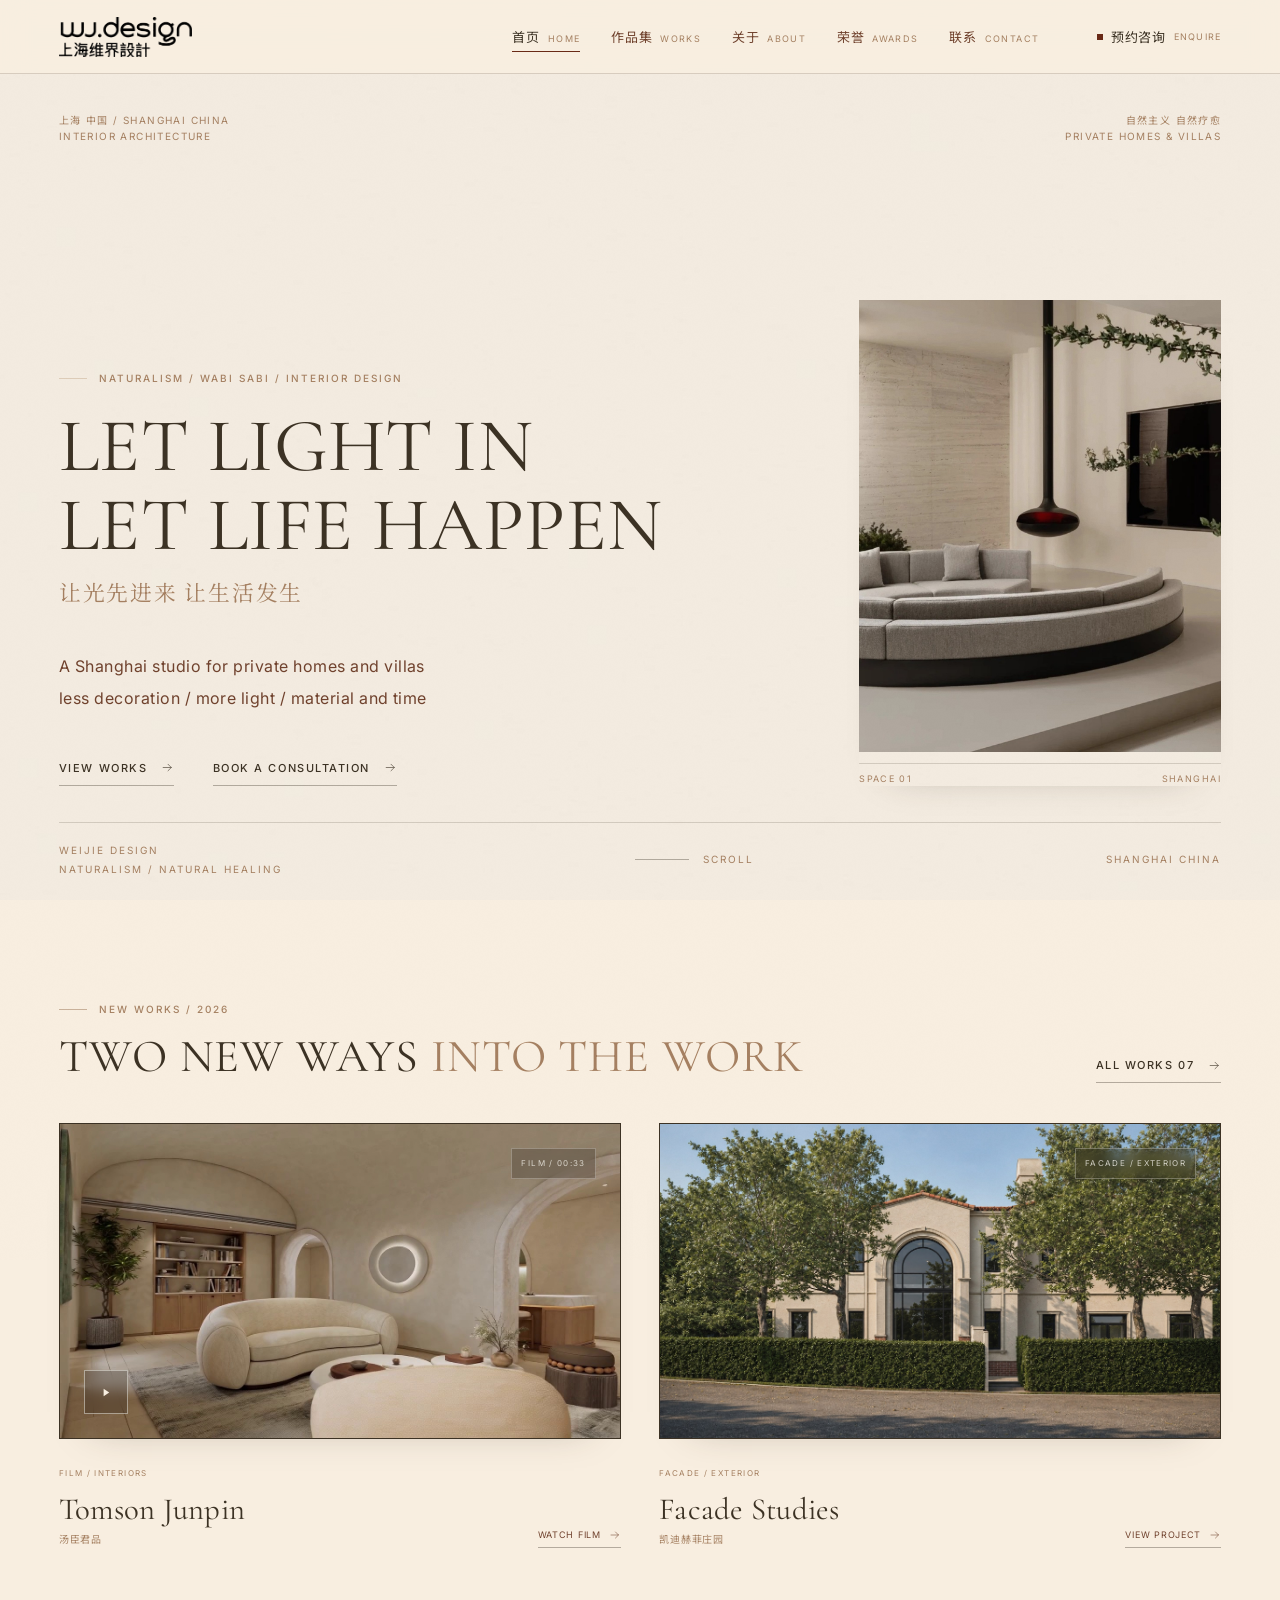
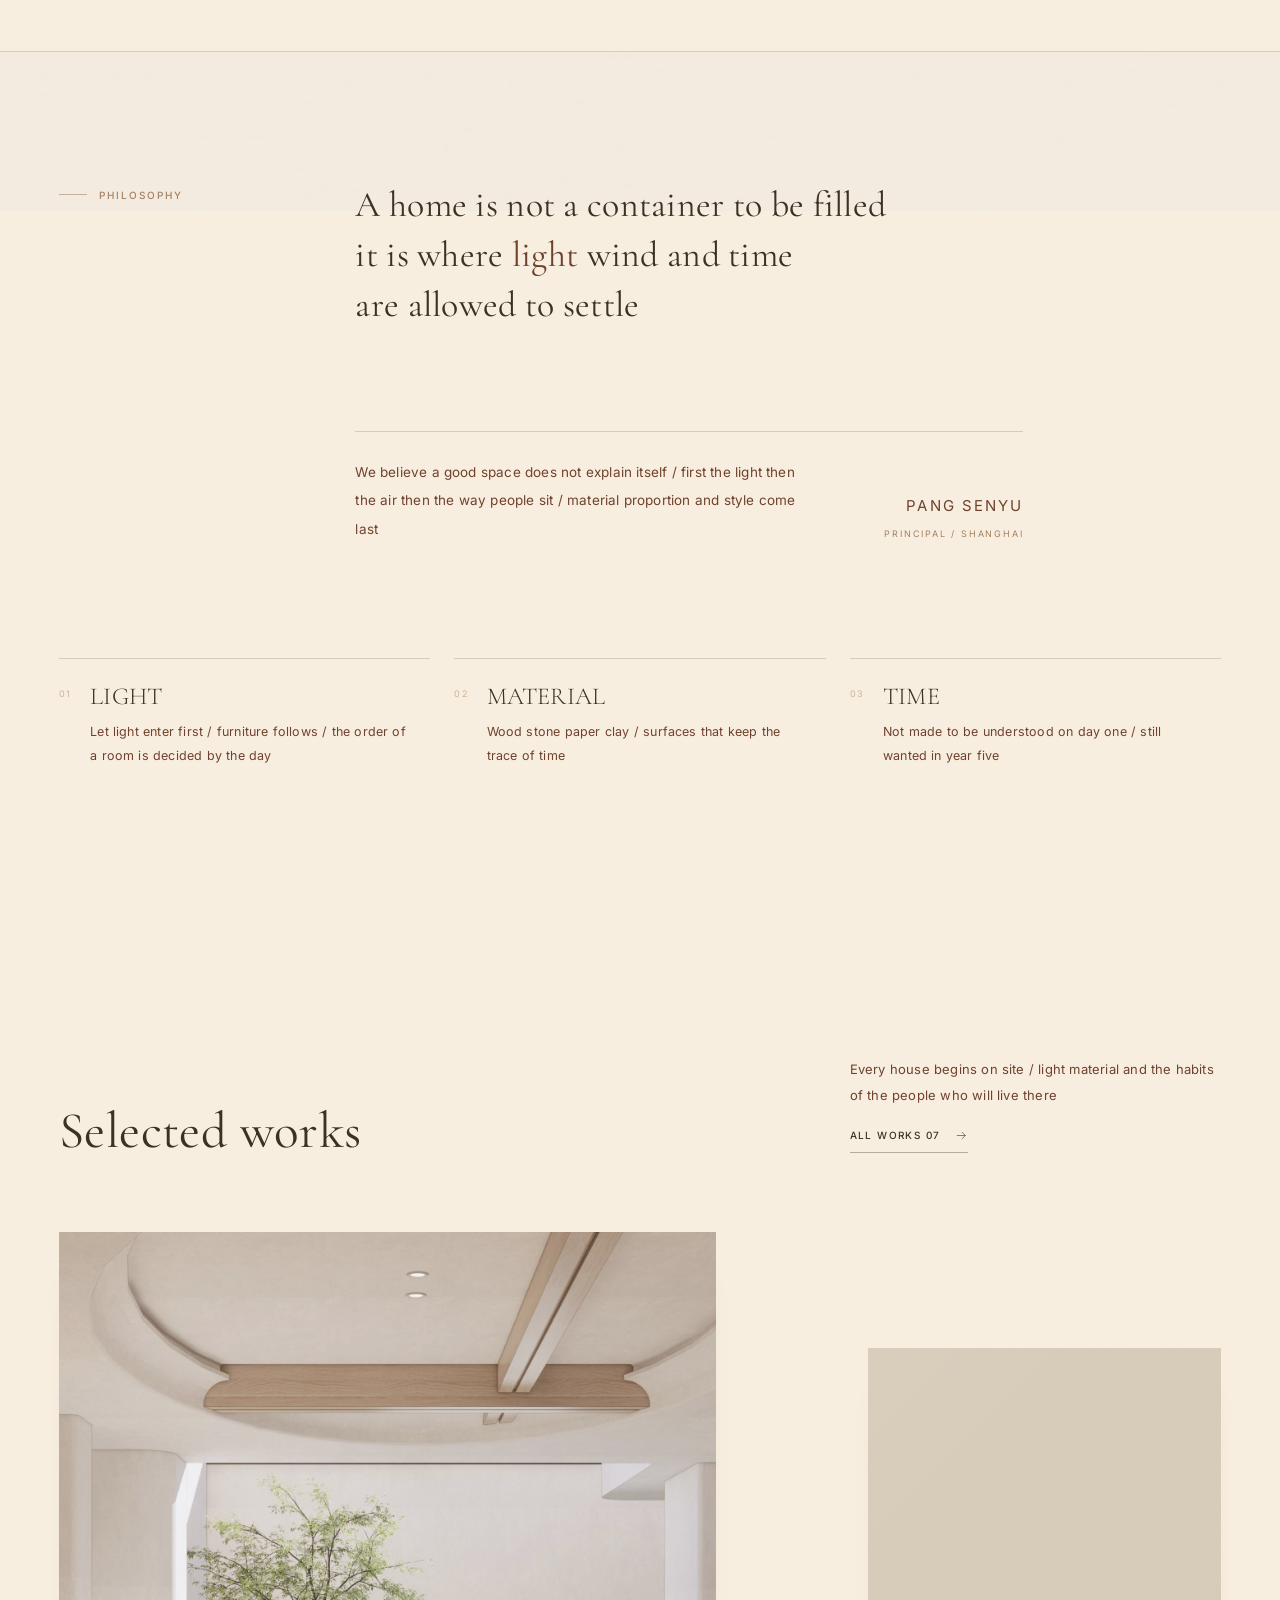
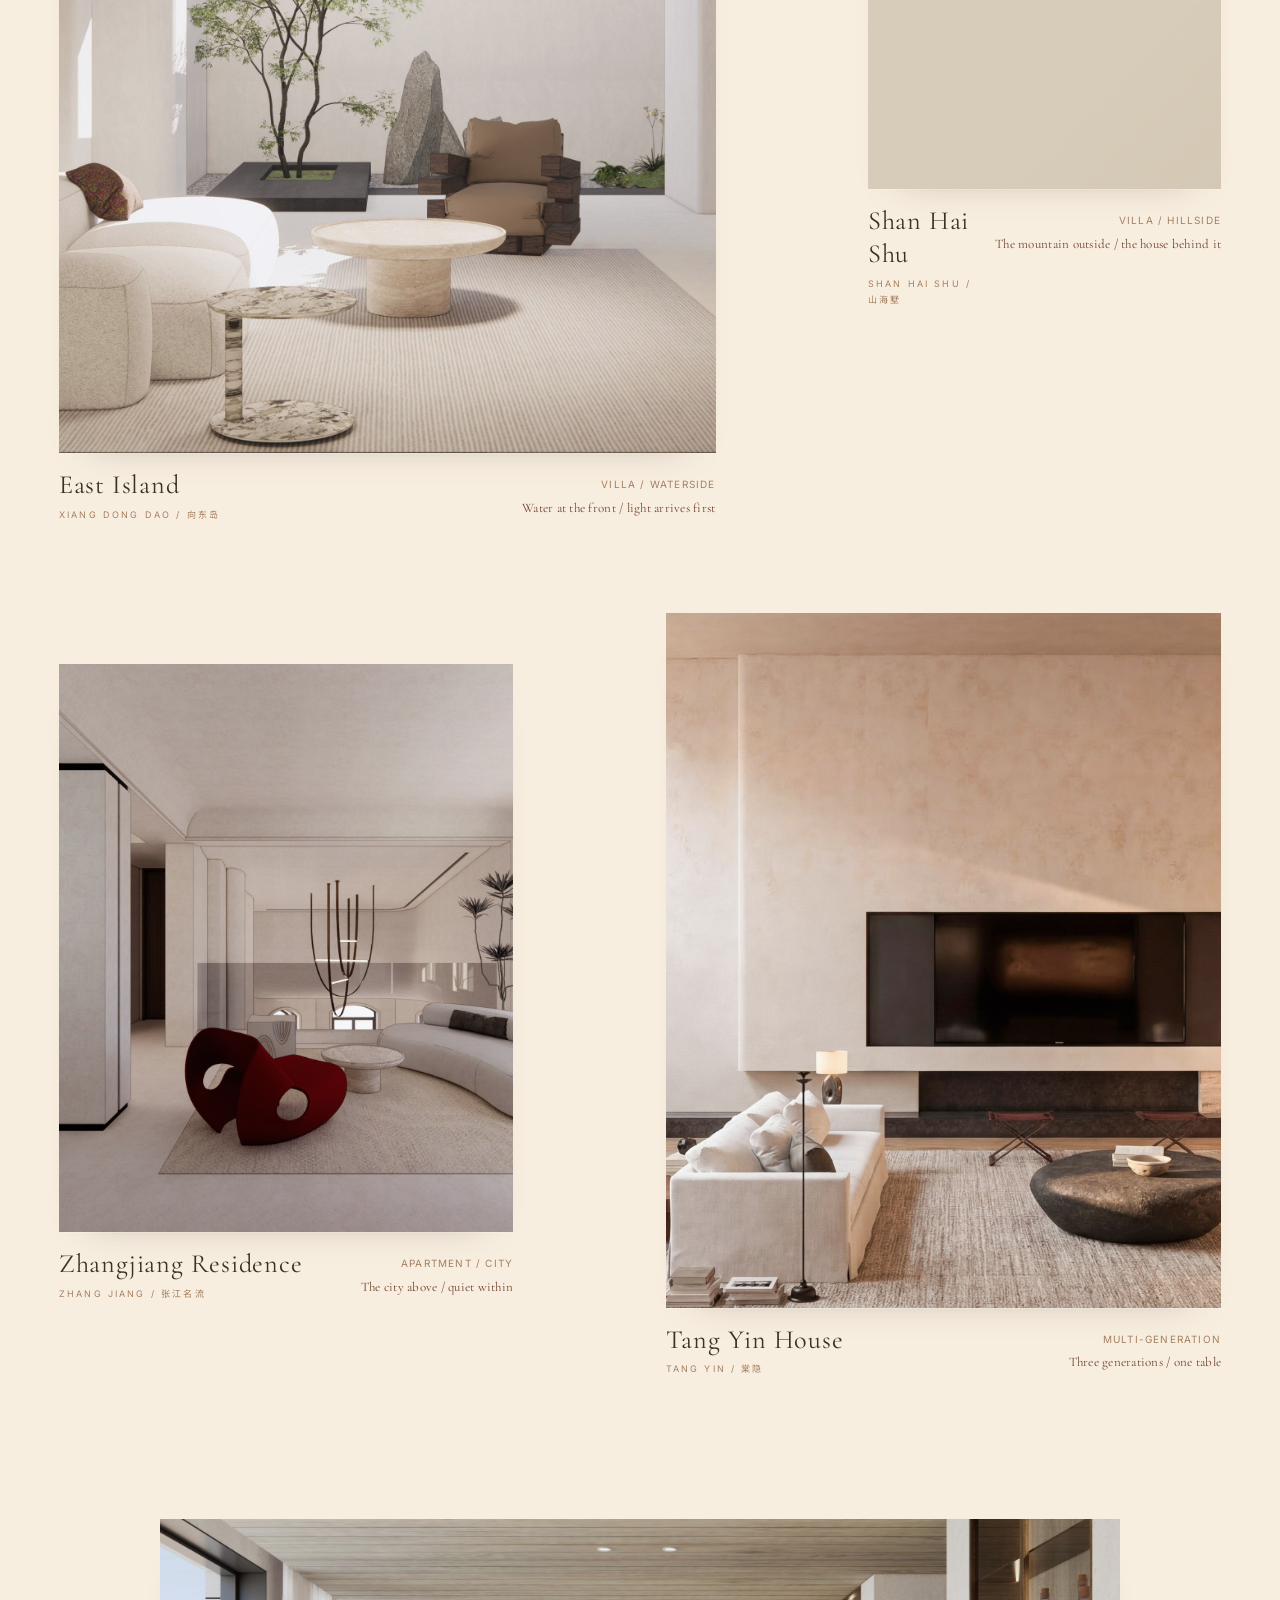
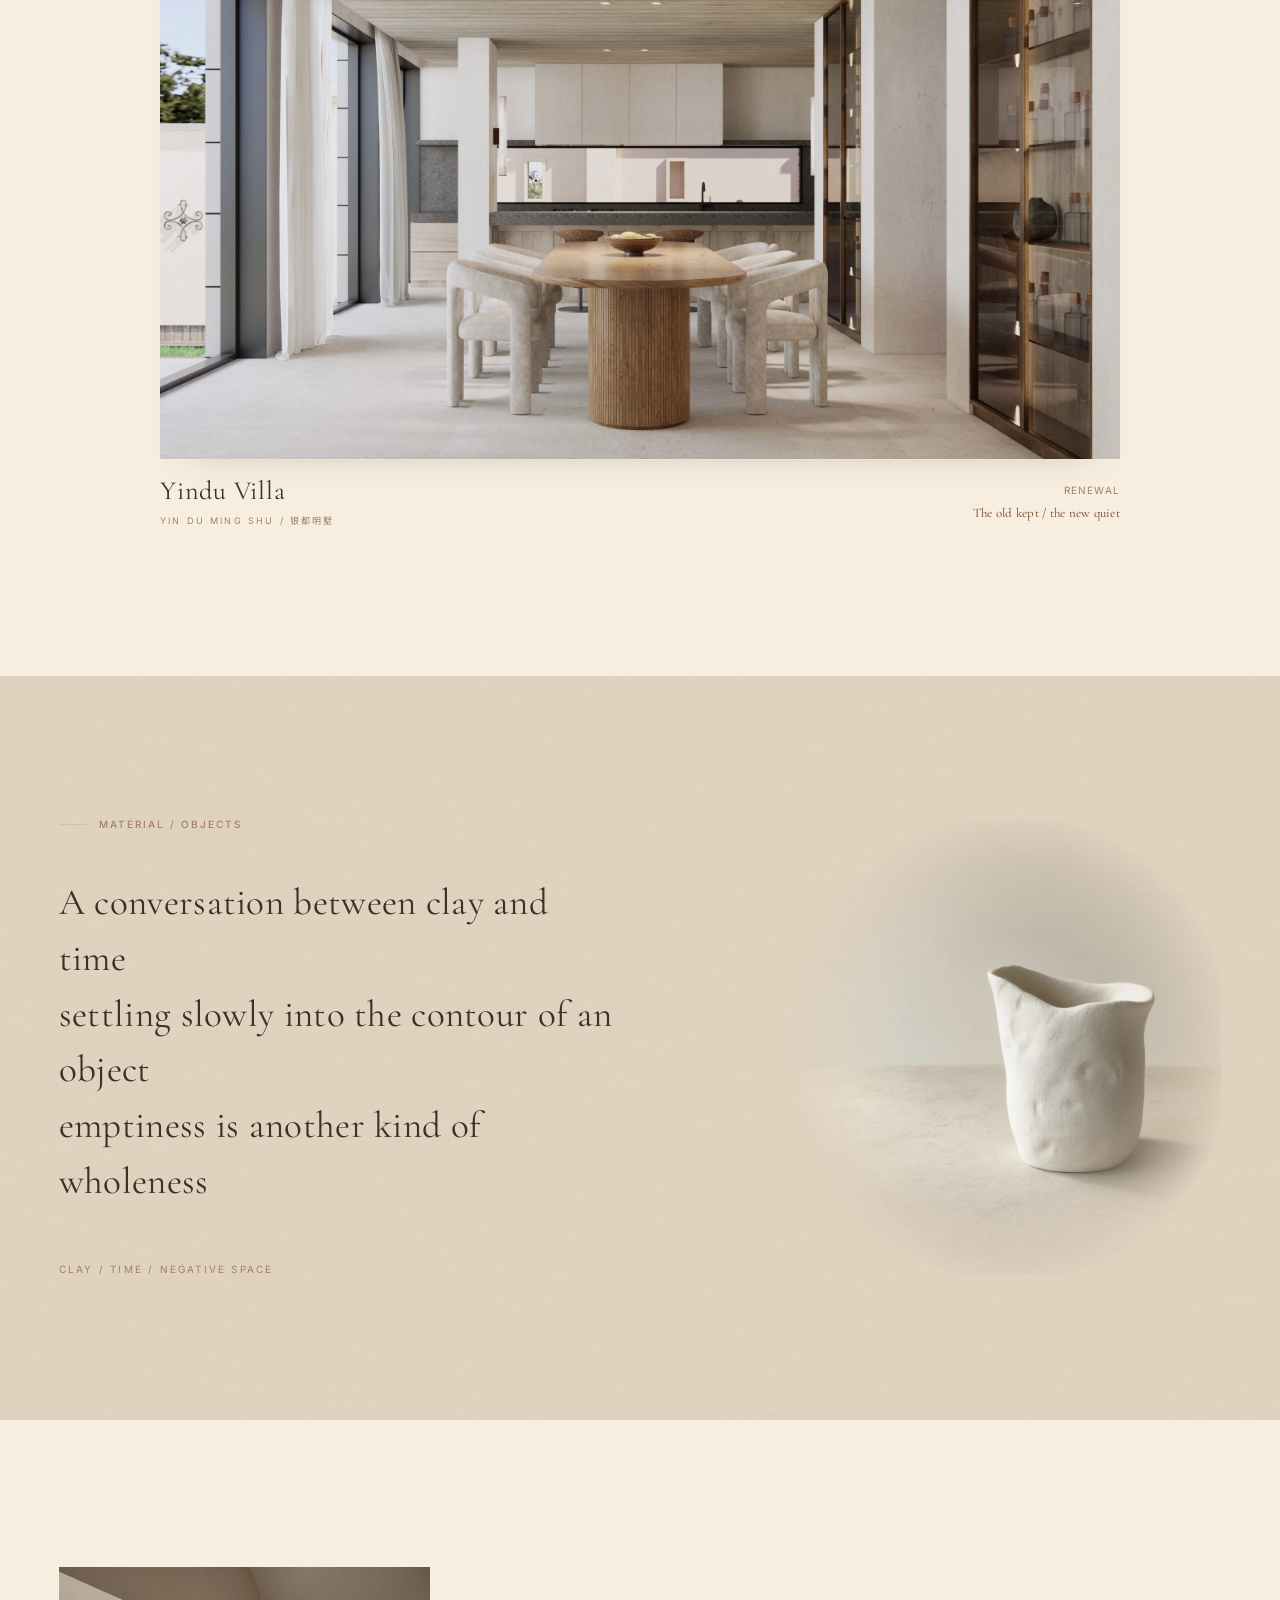
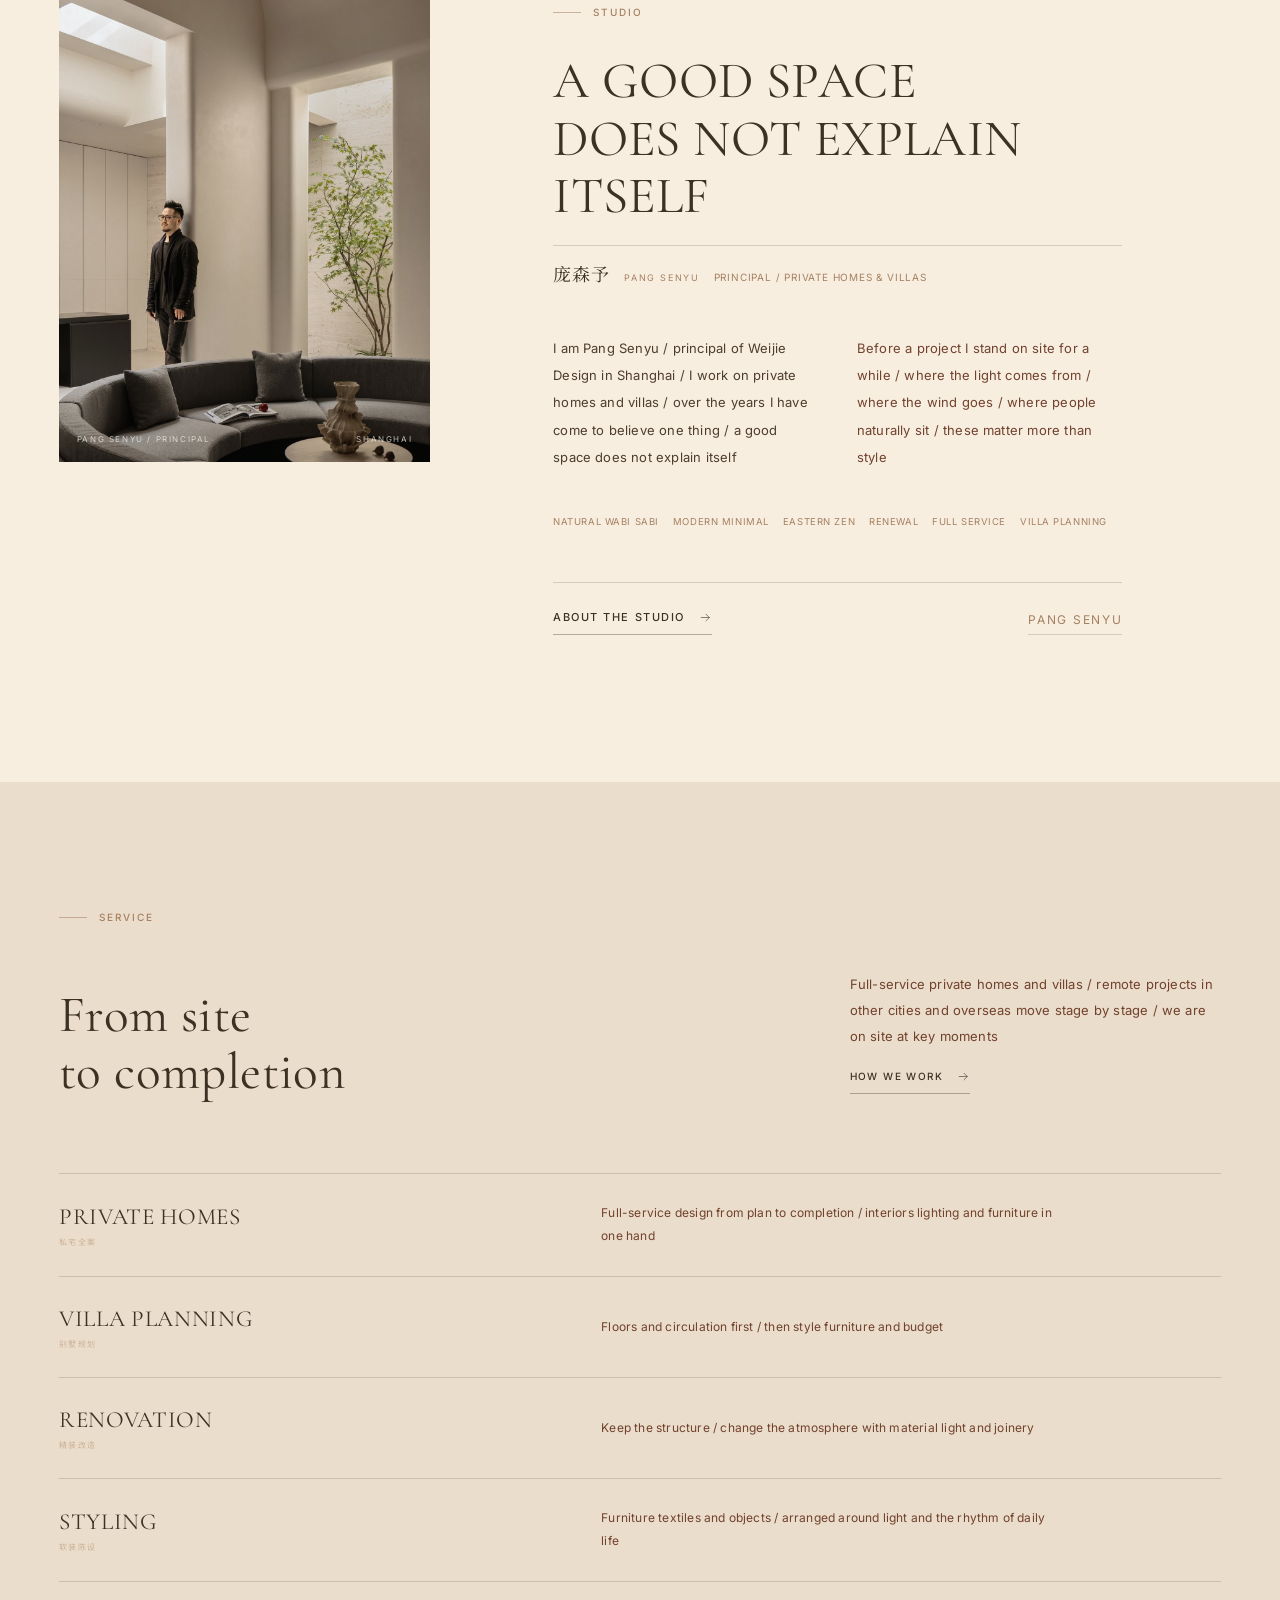
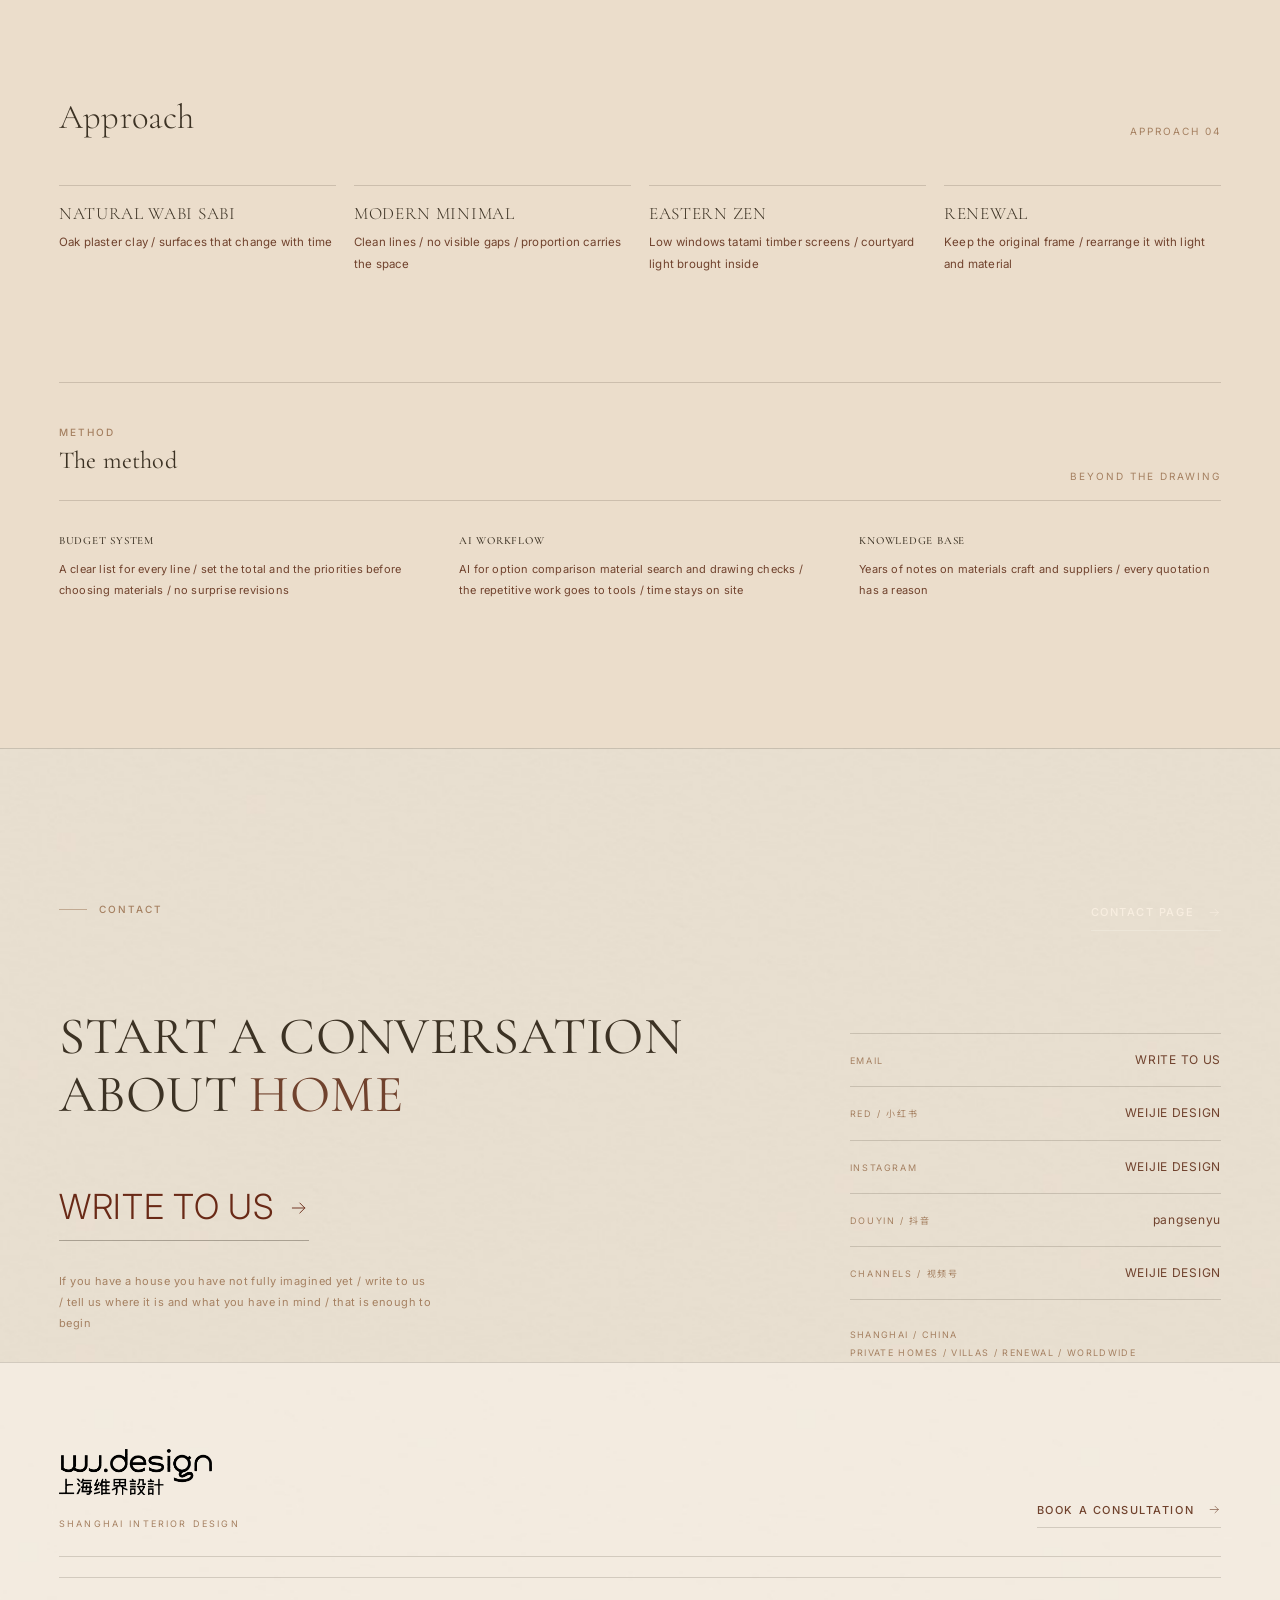
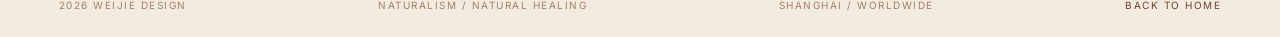
<file: index.html>
<!DOCTYPE html>
<html lang="en">
<head>
<meta charset="UTF-8">
<script>document.documentElement.classList.add('js');</script>
<meta name="viewport" content="width=device-width, initial-scale=1">
<title>Weijie Design · Private Homes and Villas · Shanghai</title>
<meta name="description" content="Weijie Design is a Shanghai interior studio for private homes and villas. Naturalism, wabi sabi, light and material.">
<meta name="theme-color" content="#FAF7F1">
<meta property="og:title" content="Weijie Design · Private Homes and Villas · Shanghai">
<meta property="og:description" content="Weijie Design is a Shanghai interior studio for private homes and villas. Naturalism, wabi sabi, light and material.">
<meta property="og:type" content="website">
<link rel="icon" href="assets/img/favicon.png" type="image/png">
<link rel="apple-touch-icon" href="assets/img/apple-touch-icon.png">
<link rel="preload" as="image" href="assets/img/hero-cover.jpg" media="(min-width: 901px)">
<link rel="preconnect" href="https://fonts.googleapis.com">
<link rel="preconnect" href="https://fonts.gstatic.com" crossorigin>
<link href="https://fonts.googleapis.com/css2?family=Cormorant+Garamond:wght@300;400;500&family=Inter:wght@300;400;500;600&family=Noto+Sans+SC:wght@300;400;500&family=Noto+Serif+SC:wght@300;400;500&display=swap" rel="stylesheet">
<link rel="stylesheet" href="assets/css/main.css">
<link rel="stylesheet" href="assets/css/magazine.css">
</head>
<body class="home">
<a class="skip-link" href="#main">SKIP TO CONTENT</a>
<div class="grain" aria-hidden="true"></div>
<header class="site-header" data-header>
  <a class="brand" href="index.html" aria-label="Weijie Design home">
    <img class="brand__logo" src="assets/img/logo.png" alt="wj.design 上海维界设计" width="1200" height="361" decoding="async">
  </a>
  <nav class="nav" aria-label="Main navigation">
    <a class="nav__link is-active" href="index.html" aria-current="page"><span class="nav__zh">首页</span><span class="nav__en">HOME</span></a>
    <a class="nav__link" href="works.html"><span class="nav__zh">作品集</span><span class="nav__en">WORKS</span></a>
    <a class="nav__link" href="about.html"><span class="nav__zh">关于</span><span class="nav__en">ABOUT</span></a>
    <a class="nav__link" href="awards.html"><span class="nav__zh">荣誉</span><span class="nav__en">AWARDS</span></a>
    <a class="nav__link" href="contact.html"><span class="nav__zh">联系</span><span class="nav__en">CONTACT</span></a>
  </nav>
  <a class="header__cta" href="contact.html"><span class="dot"></span><span class="cta__zh">预约咨询</span><span class="cta__en">ENQUIRE</span></a>
  <button class="menu-btn" type="button" data-menu-toggle aria-expanded="false" aria-controls="mobile-nav" aria-label="Open menu">
    <span></span><span></span>
  </button>
</header>
<div class="mobile-nav" id="mobile-nav" data-mobile-nav aria-hidden="true">
  <nav aria-label="Mobile navigation">
    <div class="mobile-nav__list">
      <a class="mobile-nav__link is-active" href="index.html" aria-current="page"><span class="m-zh">首页</span><span class="m-en">HOME</span></a>
      <a class="mobile-nav__link" href="works.html"><span class="m-zh">作品集</span><span class="m-en">WORKS</span></a>
      <a class="mobile-nav__link" href="about.html"><span class="m-zh">关于</span><span class="m-en">ABOUT</span></a>
      <a class="mobile-nav__link" href="awards.html"><span class="m-zh">荣誉</span><span class="m-en">AWARDS</span></a>
      <a class="mobile-nav__link" href="contact.html"><span class="m-zh">联系</span><span class="m-en">CONTACT</span></a>
    </div>
  </nav>
  <div class="mobile-nav__meta">
    <span>SHANGHAI / CHINA</span>
    <span>NATURALISM / WABI SABI</span>
  </div>
</div>

<main id="main">
  <section class="hero" aria-label="Weijie Design Shanghai">
    <div class="hero__inner">
      <div class="hero__top"><p>上海 中国 / SHANGHAI CHINA<br>INTERIOR ARCHITECTURE</p><p class="hero__top-right">自然主义 自然疗愈<br>PRIVATE HOMES & VILLAS</p></div>
      <div class="hero__main">
        <div class="hero__copy">
          <p class="eyebrow">NATURALISM / WABI SABI / INTERIOR DESIGN</p>
          <h1><span class="line-mask"><span style="--i:0">LET LIGHT IN</span></span><span class="line-mask"><span style="--i:1">LET LIFE HAPPEN</span></span></h1>
          <p class="hero__zh">让光先进来 让生活发生</p>
          <p class="hero__lead">A Shanghai studio for private homes and villas<br>less decoration / more light / material and time</p>
          <div class="hero__actions"><a class="link-arrow" href="works.html">VIEW WORKS <svg viewBox="0 0 24 24" fill="none" aria-hidden="true"><path d="M4 12h15M13 6l6 6-6 6" stroke="currentColor" stroke-width="1.1" stroke-linecap="round" stroke-linejoin="round"/></svg></a><a class="link-arrow" href="contact.html">BOOK A CONSULTATION <svg viewBox="0 0 24 24" fill="none" aria-hidden="true"><path d="M4 12h15M13 6l6 6-6 6" stroke="currentColor" stroke-width="1.1" stroke-linecap="round" stroke-linejoin="round"/></svg></a></div>
        </div>
        <figure class="hero__media"><img src="assets/img/hero-cover.jpg" alt="Wabi-sabi living room with a curved grey sofa travertine wall and suspended fireplace" width="1200" height="1500" fetchpriority="high" decoding="async"><figcaption><span>SPACE 01</span><span>SHANGHAI</span></figcaption></figure>
      </div>
      <div class="hero__bottom"><p>WEIJIE DESIGN<br>NATURALISM / NATURAL HEALING</p><div class="hero__bottom-mid"><span class="hero__scroll-line"></span><span>SCROLL</span></div><p>SHANGHAI CHINA</p></div>
    </div>
  </section>

  <section class="section latest-works" id="latest">
    <div class="container">
      <header class="latest-head" data-reveal>
        <div><p class="eyebrow">NEW WORKS / 2026</p><h2>TWO NEW WAYS <em>INTO THE WORK</em></h2></div>
        <a class="link-arrow" href="works.html">ALL WORKS 07 <svg viewBox="0 0 24 24" fill="none" aria-hidden="true"><path d="M4 12h15M13 6l6 6-6 6" stroke="currentColor" stroke-width="1.1" stroke-linecap="round" stroke-linejoin="round"/></svg></a>
      </header>
      <div class="latest-grid">
<!-- BUILD:LATEST_START -->
<a class="latest-card" href="projects/tomson-junpin.html" data-reveal aria-label="Watch Film Tomson Junpin">
          <div class="latest-card__media"><img src="assets/img/projects/tomsonjunpin/detail-cover.jpg" alt="Tomson Junpin film still" width="1280" height="720" loading="lazy" decoding="async"><span class="latest-card__play" aria-hidden="true"><svg viewBox="0 0 24 24" fill="none"><path d="M9 6l9 6-9 6V6z" fill="currentColor"/></svg></span><span class="latest-card__tag">FILM / 00:33</span></div>
          <div class="latest-card__body"><div><span class="latest-card__type">FILM / INTERIORS</span><h3>Tomson Junpin</h3><p>汤臣君品</p></div><span class="latest-card__cta">WATCH FILM <svg viewBox="0 0 24 24" fill="none" aria-hidden="true"><path d="M4 12h15M13 6l6 6-6 6" stroke="currentColor" stroke-width="1.1" stroke-linecap="round" stroke-linejoin="round"/></svg></span></div>
        </a>
<a class="latest-card" href="projects/facade-studies.html" data-reveal style="--delay:100ms" aria-label="View Project Facade Studies">
          <div class="latest-card__media"><img src="assets/img/projects/facade/detail-cover.jpg" alt="Facade Studies exterior" width="2400" height="1350" loading="lazy" decoding="async"><span class="latest-card__tag">FACADE / EXTERIOR</span></div>
          <div class="latest-card__body"><div><span class="latest-card__type">FACADE / EXTERIOR</span><h3>Facade Studies</h3><p>凯迪赫菲庄园</p></div><span class="latest-card__cta">VIEW PROJECT <svg viewBox="0 0 24 24" fill="none" aria-hidden="true"><path d="M4 12h15M13 6l6 6-6 6" stroke="currentColor" stroke-width="1.1" stroke-linecap="round" stroke-linejoin="round"/></svg></span></div>
        </a>
<!-- BUILD:LATEST_END -->
</div>
    </div>
  </section>


  <section class="section manifesto" id="philosophy"><div class="container">
    <div class="manifesto__grid">
      <div class="manifesto__head" data-reveal><p class="eyebrow"><span class="num">01</span> PHILOSOPHY</p></div>
      <blockquote class="manifesto__quote" data-reveal style="--delay:100ms">A home is not a container to be filled<br>it is where <em>light</em> wind and time<br>are allowed to settle</blockquote>
      <div class="manifesto__foot" data-reveal style="--delay:180ms"><p class="manifesto__copy">We believe a good space does not explain itself / first the light then the air then the way people sit / material proportion and style come last</p><div class="manifesto__sign"><span class="en">PANG SENYU</span>PRINCIPAL / SHANGHAI</div></div>
    </div>
    <div class="principles">
      <article class="principle" data-reveal><span class="principle__num">01</span><div><h3>LIGHT</h3><p>Let light enter first / furniture follows / the order of a room is decided by the day</p></div></article>
      <article class="principle" data-reveal style="--delay:80ms"><span class="principle__num">02</span><div><h3>MATERIAL</h3><p>Wood stone paper clay / surfaces that keep the trace of time</p></div></article>
      <article class="principle" data-reveal style="--delay:160ms"><span class="principle__num">03</span><div><h3>TIME</h3><p>Not made to be understood on day one / still wanted in year five</p></div></article>
    </div>
  </div></section>

  <section class="section works" id="works"><div class="container">
    <header class="section-head"><p class="eyebrow section-head__eyebrow" data-reveal><span class="num">02</span> SELECTED WORKS</p><h2 class="section-head__title" data-reveal style="--delay:60ms">Selected works</h2><div class="section-head__aside" data-reveal style="--delay:120ms"><p>Every house begins on site / light material and the habits of the people who will live there</p><a class="link-arrow" href="works.html">ALL WORKS 07 <svg viewBox="0 0 24 24" fill="none" aria-hidden="true"><path d="M4 12h15M13 6l6 6-6 6" stroke="currentColor" stroke-width="1.1" stroke-linecap="round" stroke-linejoin="round"/></svg></a></div></header>
    <div class="works-grid">
      <a class="work" href="projects/xiangdongdao.html" data-reveal style="--delay:0ms" aria-label="View project: East Island">
  <div class="media work__media ratio-4-5">
    <img class="media__photo" src="assets/img/projects/xiangdongdao/cover.jpg" alt="East Island living room" width="1600" height="2000" loading="lazy" decoding="async">
    <span class="work__num">01</span>
    <span class="work__veil" aria-hidden="true"></span>
    <span class="work__hover">VIEW PROJECT <svg viewBox="0 0 24 24" fill="none" aria-hidden="true"><path d="M4 12h15M13 6l6 6-6 6" stroke="currentColor" stroke-width="1.1" stroke-linecap="round" stroke-linejoin="round"/></svg></span>
  </div>
  <div class="work__info"><div><h3 class="work__title">East Island</h3><p class="work__en">XIANG DONG DAO / 向东岛</p></div><div class="work__meta"><span>VILLA / WATERSIDE</span><span class="work__line">Water at the front / light arrives first</span></div></div>
</a>
      <a class="work" href="projects/shanhaishu.html" data-reveal style="--delay:80ms" aria-label="View project: Shan Hai Shu">
  <div class="media work__media ratio-4-5">
    <img class="media__photo" src="assets/img/projects/shanhaishu/cover.jpg" alt="Shan Hai Shu bedroom and courtyard" width="1600" height="2000" loading="lazy" decoding="async">
    <span class="work__num">02</span>
    <span class="work__veil" aria-hidden="true"></span>
    <span class="work__hover">VIEW PROJECT <svg viewBox="0 0 24 24" fill="none" aria-hidden="true"><path d="M4 12h15M13 6l6 6-6 6" stroke="currentColor" stroke-width="1.1" stroke-linecap="round" stroke-linejoin="round"/></svg></span>
  </div>
  <div class="work__info"><div><h3 class="work__title">Shan Hai Shu</h3><p class="work__en">SHAN HAI SHU / 山海墅</p></div><div class="work__meta"><span>VILLA / HILLSIDE</span><span class="work__line">The mountain outside / the house behind it</span></div></div>
</a>
      <a class="work" href="projects/zhangjiangmingliu.html" data-reveal style="--delay:120ms" aria-label="View project: Zhangjiang Residence">
  <div class="media work__media ratio-4-5">
    <img class="media__photo" src="assets/img/projects/zhangjiangmingliu/cover.jpg" alt="Zhangjiang Residence living room" width="1600" height="2000" loading="lazy" decoding="async">
    <span class="work__num">03</span>
    <span class="work__veil" aria-hidden="true"></span>
    <span class="work__hover">VIEW PROJECT <svg viewBox="0 0 24 24" fill="none" aria-hidden="true"><path d="M4 12h15M13 6l6 6-6 6" stroke="currentColor" stroke-width="1.1" stroke-linecap="round" stroke-linejoin="round"/></svg></span>
  </div>
  <div class="work__info"><div><h3 class="work__title">Zhangjiang Residence</h3><p class="work__en">ZHANG JIANG / 张江名流</p></div><div class="work__meta"><span>APARTMENT / CITY</span><span class="work__line">The city above / quiet within</span></div></div>
</a>
      <a class="work" href="projects/tangyin.html" data-reveal style="--delay:80ms" aria-label="View project: Tang Yin House">
  <div class="media work__media ratio-4-5">
    <img class="media__photo" src="assets/img/projects/tangyin/cover.jpg" alt="Tang Yin House living room" width="1600" height="2000" loading="lazy" decoding="async">
    <span class="work__num">04</span>
    <span class="work__veil" aria-hidden="true"></span>
    <span class="work__hover">VIEW PROJECT <svg viewBox="0 0 24 24" fill="none" aria-hidden="true"><path d="M4 12h15M13 6l6 6-6 6" stroke="currentColor" stroke-width="1.1" stroke-linecap="round" stroke-linejoin="round"/></svg></span>
  </div>
  <div class="work__info"><div><h3 class="work__title">Tang Yin House</h3><p class="work__en">TANG YIN / 棠隐</p></div><div class="work__meta"><span>MULTI-GENERATION</span><span class="work__line">Three generations / one table</span></div></div>
</a>
      <a class="work work--wide" href="projects/yindumingshu.html" data-reveal style="--delay:120ms" aria-label="View project: Yindu Villa">
  <div class="media work__media ratio-16-9">
    <img class="media__photo" src="assets/img/projects/yindumingshu/detail-cover.jpg" alt="Yindu Villa dining and kitchen" width="2400" height="1350" loading="lazy" decoding="async">
    <span class="work__num">05</span>
    <span class="work__veil" aria-hidden="true"></span>
    <span class="work__hover">VIEW PROJECT <svg viewBox="0 0 24 24" fill="none" aria-hidden="true"><path d="M4 12h15M13 6l6 6-6 6" stroke="currentColor" stroke-width="1.1" stroke-linecap="round" stroke-linejoin="round"/></svg></span>
  </div>
  <div class="work__info"><div><h3 class="work__title">Yindu Villa</h3><p class="work__en">YIN DU MING SHU / 银都明墅</p></div><div class="work__meta"><span>RENEWAL</span><span class="work__line">The old kept / the new quiet</span></div></div>
</a>
    </div>
  </div></section>

  <section class="material-poem" aria-label="Clay and time"><div class="container">
    <div class="material-poem__text" data-reveal><p class="eyebrow"><span class="num">03</span> MATERIAL / OBJECTS</p><blockquote class="material-poem__quote">A conversation between clay and time<br>settling slowly into the contour of an object<br>emptiness is another kind of wholeness</blockquote><p class="material-poem__meta">CLAY / TIME / NEGATIVE SPACE</p></div>
    <figure class="material-poem__media" data-reveal style="--delay:120ms"><img src="assets/img/material-vessel.jpg" alt="A white clay vessel with a rough handmade surface in natural light"></figure>
  </div></section>

  <section class="section studio" id="studio"><div class="container"><div class="studio__grid">
    <figure class="media ratio-3-4 studio__media"><img class="media__photo" src="assets/img/founder/portrait.jpg" alt="Pang Senyu standing in a curved plaster room" width="1200" height="1600" loading="lazy" decoding="async"><figcaption class="media__note media__note--light"><span>PANG SENYU / PRINCIPAL</span><span>SHANGHAI</span></figcaption></figure>
    <div class="studio__copy" data-reveal><p class="eyebrow"><span class="num">04</span> STUDIO</p><h2 class="studio__title">A GOOD SPACE<br>DOES NOT EXPLAIN ITSELF</h2><p class="studio__founder"><span class="studio__founder-name">庞森予</span><span class="studio__founder-en">PANG SENYU</span><span>PRINCIPAL / PRIVATE HOMES & VILLAS</span></p><div class="studio__body"><p>I am Pang Senyu / principal of Weijie Design in Shanghai / I work on private homes and villas / over the years I have come to believe one thing / a good space does not explain itself</p><p>Before a project I stand on site for a while / where the light comes from / where the wind goes / where people naturally sit / these matter more than style</p></div><div class="studio__skills"><span class="tag">NATURAL WABI SABI</span><span class="tag">MODERN MINIMAL</span><span class="tag">EASTERN ZEN</span><span class="tag">RENEWAL</span><span class="tag">FULL SERVICE</span><span class="tag">VILLA PLANNING</span></div><div class="studio__foot"><a class="link-arrow" href="about.html">ABOUT THE STUDIO <svg viewBox="0 0 24 24" fill="none" aria-hidden="true"><path d="M4 12h15M13 6l6 6-6 6" stroke="currentColor" stroke-width="1.1" stroke-linecap="round" stroke-linejoin="round"/></svg></a><a class="studio__sign" href="https://www.douyin.com/search/pangsenyu" target="_blank" rel="noopener" title="Search pangsenyu on Douyin">PANG SENYU</a></div></div>
  </div></div></section>

  <section class="section section--soft services" id="services"><div class="container">
    <header class="section-head"><p class="eyebrow section-head__eyebrow" data-reveal><span class="num">05</span> SERVICE</p><h2 class="section-head__title" data-reveal style="--delay:60ms">From site<br>to completion</h2><div class="section-head__aside" data-reveal style="--delay:120ms"><p>Full-service private homes and villas / remote projects in other cities and overseas move stage by stage / we are on site at key moments</p><a class="link-arrow" href="about.html#services">HOW WE WORK <svg viewBox="0 0 24 24" fill="none" aria-hidden="true"><path d="M4 12h15M13 6l6 6-6 6" stroke="currentColor" stroke-width="1.1" stroke-linecap="round" stroke-linejoin="round"/></svg></a></div></header>
    <div class="service-list"><div class="service"><span class="service__num">01</span><h3 class="service__name">PRIVATE HOMES<span>私宅全案</span></h3><p class="service__desc">Full-service design from plan to completion / interiors lighting and furniture in one hand</p><div class="service__tags"><span>Private</span><span>Full service</span><span>One lead</span></div></div>
        <div class="service"><span class="service__num">02</span><h3 class="service__name">VILLA PLANNING<span>别墅规划</span></h3><p class="service__desc">Floors and circulation first / then style furniture and budget</p><div class="service__tags"><span>Villa</span><span>Circulation</span><span>Budget</span></div></div>
        <div class="service"><span class="service__num">03</span><h3 class="service__name">RENOVATION<span>精装改造</span></h3><p class="service__desc">Keep the structure / change the atmosphere with material light and joinery</p><div class="service__tags"><span>Renewal</span><span>Material</span><span>Light</span></div></div>
        <div class="service"><span class="service__num">04</span><h3 class="service__name">STYLING<span>软装陈设</span></h3><p class="service__desc">Furniture textiles and objects / arranged around light and the rhythm of daily life</p><div class="service__tags"><span>Furniture</span><span>Textile</span><span>Objects</span></div></div></div>
    <div class="styles"><div class="styles__head" data-reveal><h3>Approach</h3><span class="small">APPROACH 04</span></div><div class="styles-grid"><article class="style-card" data-reveal style="--delay:0ms"><span class="style-card__num">01</span><h4>NATURAL WABI SABI</h4><p>Oak plaster clay / surfaces that change with time</p></article>
    <article class="style-card" data-reveal style="--delay:80ms"><span class="style-card__num">02</span><h4>MODERN MINIMAL</h4><p>Clean lines / no visible gaps / proportion carries the space</p></article>
    <article class="style-card" data-reveal style="--delay:160ms"><span class="style-card__num">03</span><h4>EASTERN ZEN</h4><p>Low windows tatami timber screens / courtyard light brought inside</p></article>
    <article class="style-card" data-reveal style="--delay:240ms"><span class="style-card__num">04</span><h4>RENEWAL</h4><p>Keep the original frame / rearrange it with light and material</p></article></div></div>
    <div class="method" data-reveal><div class="method__head"><div><p class="eyebrow eyebrow--plain">METHOD</p><h3>The method</h3></div><span class="small">BEYOND THE DRAWING</span></div><div class="method__grid"><div class="method__item"><span class="idx">01</span><h4>BUDGET SYSTEM</h4><p>A clear list for every line / set the total and the priorities before choosing materials / no surprise revisions</p></div>
    <div class="method__item"><span class="idx">02</span><h4>AI WORKFLOW</h4><p>AI for option comparison material search and drawing checks / the repetitive work goes to tools / time stays on site</p></div>
    <div class="method__item"><span class="idx">03</span><h4>KNOWLEDGE BASE</h4><p>Years of notes on materials craft and suppliers / every quotation has a reason</p></div></div></div>
  </div></section>

  <section class="contact" id="contact"><div class="container">
    <div class="contact__head" data-reveal><p class="eyebrow"><span class="num">06</span> CONTACT</p><a class="link-arrow link-arrow--light" href="contact.html">CONTACT PAGE <svg viewBox="0 0 24 24" fill="none" aria-hidden="true"><path d="M4 12h15M13 6l6 6-6 6" stroke="currentColor" stroke-width="1.1" stroke-linecap="round" stroke-linejoin="round"/></svg></a></div>
    <div class="contact__grid"><div class="contact__main" data-reveal style="--delay:80ms"><h2 class="contact__title">START A CONVERSATION<br>ABOUT <em>HOME</em></h2><a class="contact__mail" href="mailto:hello@weijie.design">WRITE TO US <svg viewBox="0 0 24 24" fill="none" aria-hidden="true"><path d="M4 12h15M13 6l6 6-6 6" stroke="currentColor" stroke-width="1.1" stroke-linecap="round" stroke-linejoin="round"/></svg></a><p class="contact__note">If you have a house you have not fully imagined yet / write to us / tell us where it is and what you have in mind / that is enough to begin</p></div><div class="contact__side" data-reveal style="--delay:160ms"><div class="channels"><a class="channel" href="mailto:hello@weijie.design"><span>EMAIL</span><strong>WRITE TO US</strong></a><div class="channel channel--static"><span>RED / 小红书</span><strong>WEIJIE DESIGN</strong></div><div class="channel channel--static"><span>INSTAGRAM</span><strong>WEIJIE DESIGN</strong></div><a class="channel" href="https://www.douyin.com/search/pangsenyu" target="_blank" rel="noopener" title="Search pangsenyu on Douyin"><span>DOUYIN / 抖音</span><strong>pangsenyu</strong></a><div class="channel channel--static"><span>CHANNELS / 视频号</span><strong>WEIJIE DESIGN</strong></div></div><p class="contact__meta">SHANGHAI / CHINA<br>PRIVATE HOMES / VILLAS / RENEWAL / WORLDWIDE</p></div></div>
  </div></section>
</main>

<footer class="footer">
  <div class="container">
    <div class="footer__top">
      <div class="footer__brand">
        <img class="footer__logo" src="assets/img/logo.png" alt="wj.design 上海维界设计" width="1200" height="361" loading="lazy" decoding="async">
        <span>SHANGHAI INTERIOR DESIGN</span>
      </div>
      <a class="link-arrow" href="contact.html">BOOK A CONSULTATION <svg viewBox="0 0 24 24" fill="none" aria-hidden="true"><path d="M4 12h15M13 6l6 6-6 6" stroke="currentColor" stroke-width="1.1" stroke-linecap="round" stroke-linejoin="round"/></svg></a>
    </div>
    <div class="footer__base">
      <span><span data-year>2026</span> WEIJIE DESIGN</span>
      <span>NATURALISM / NATURAL HEALING</span>
      <span>SHANGHAI / WORLDWIDE</span>
      <a href="index.html">BACK TO HOME</a>
    </div>
  </div>
</footer>
<script src="assets/js/main.js" defer></script>
</body>
</html>
</file>
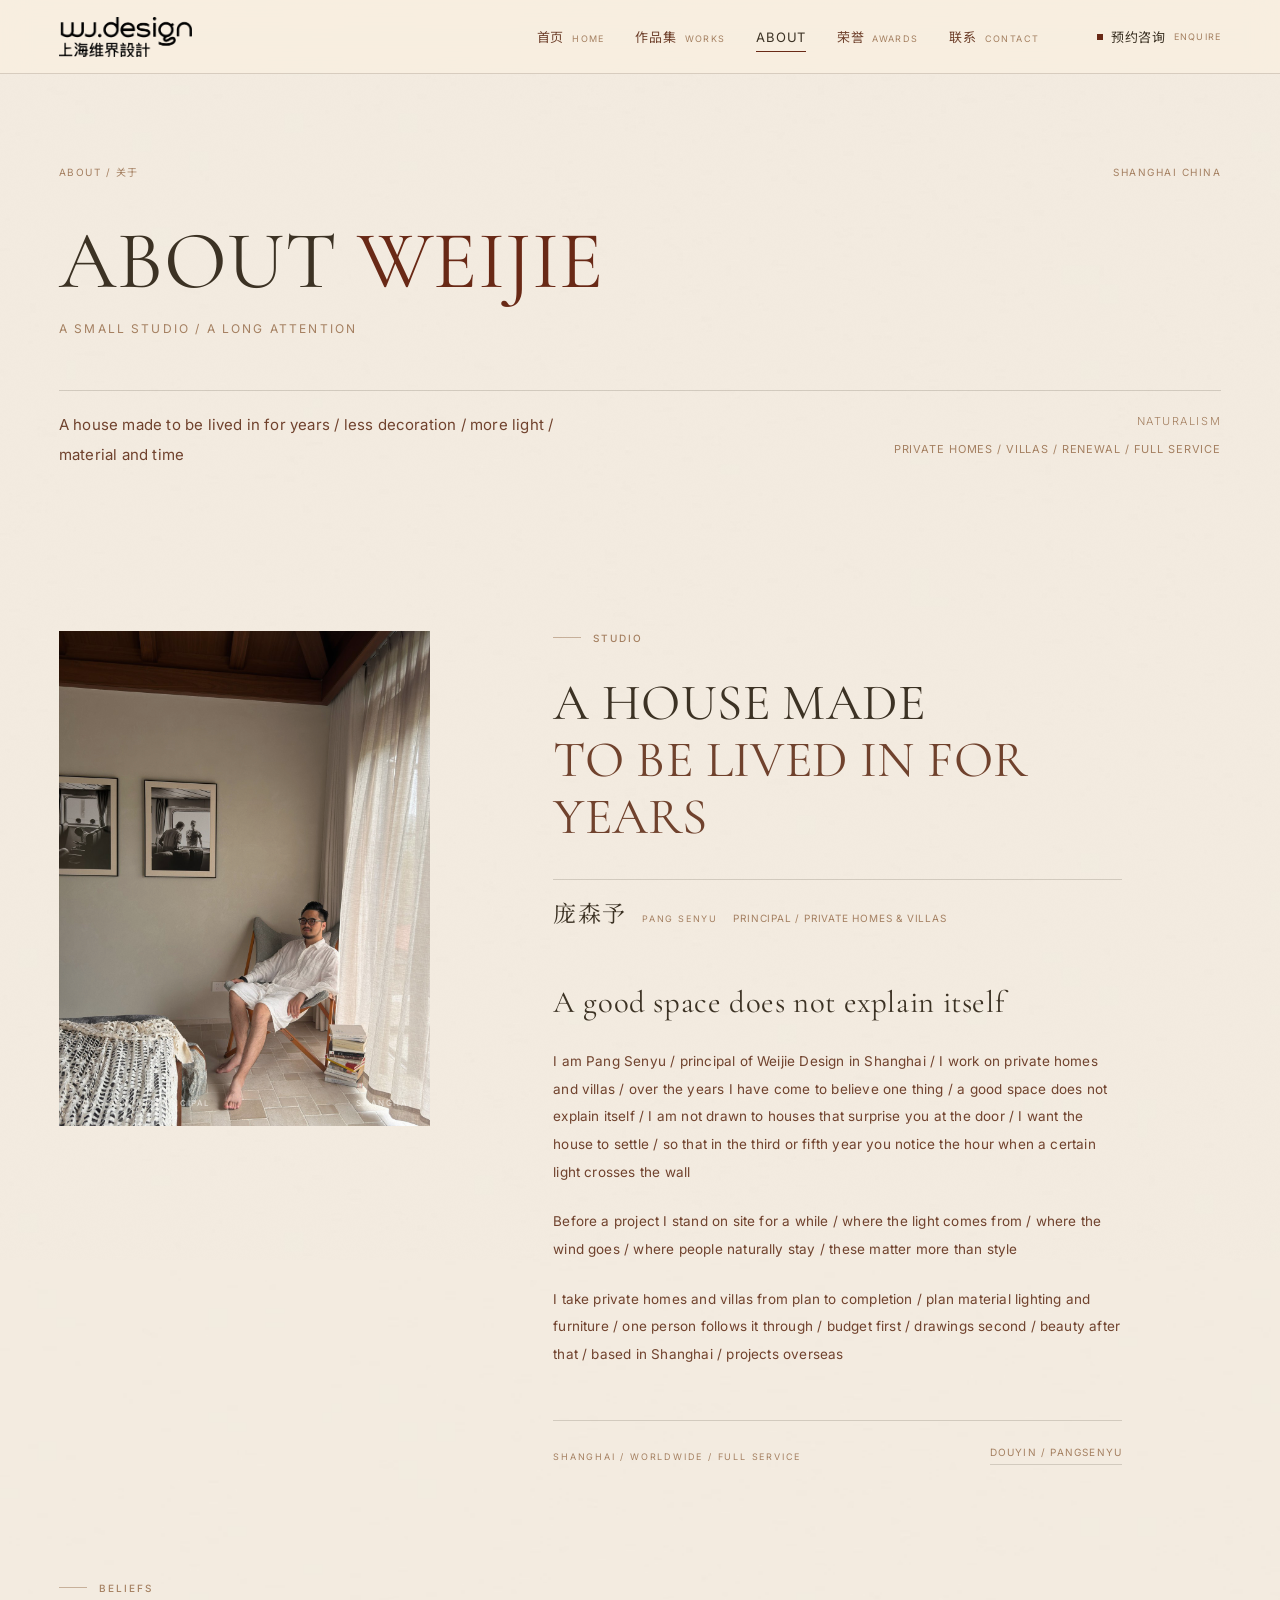
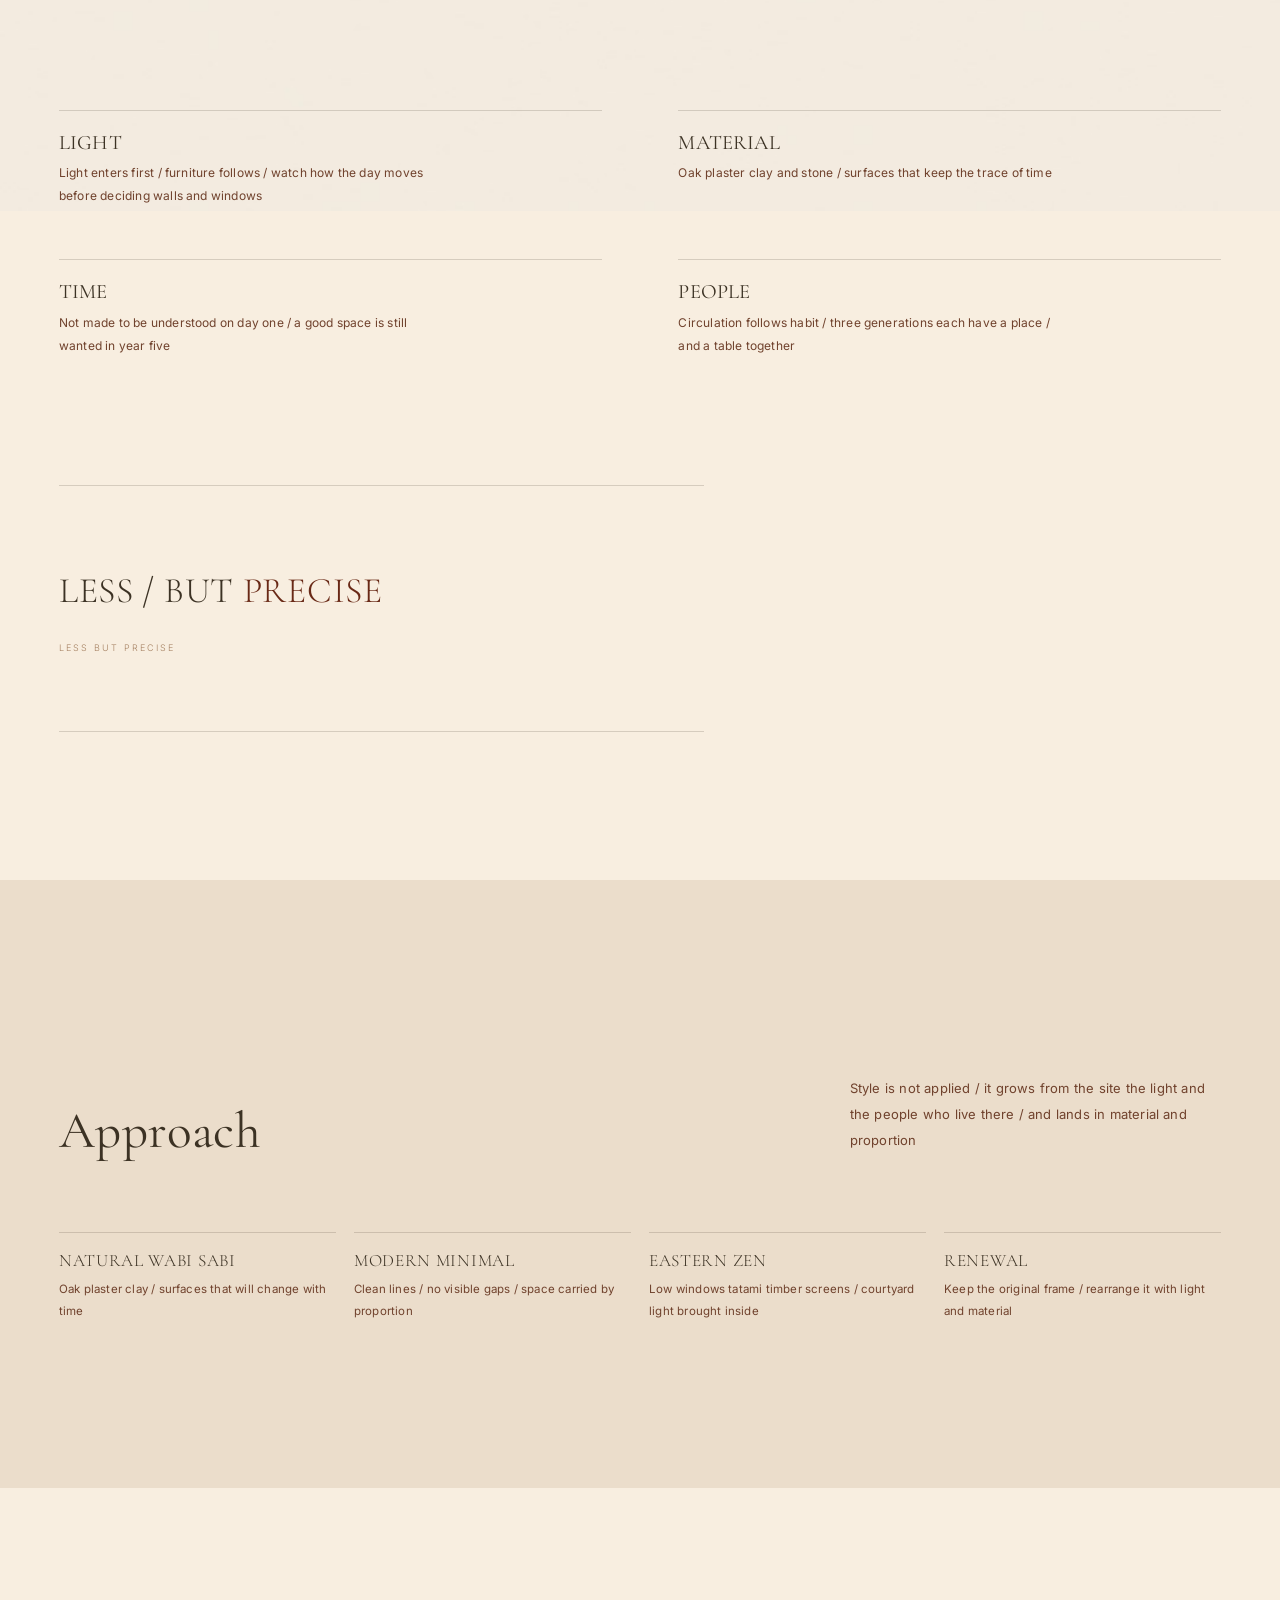
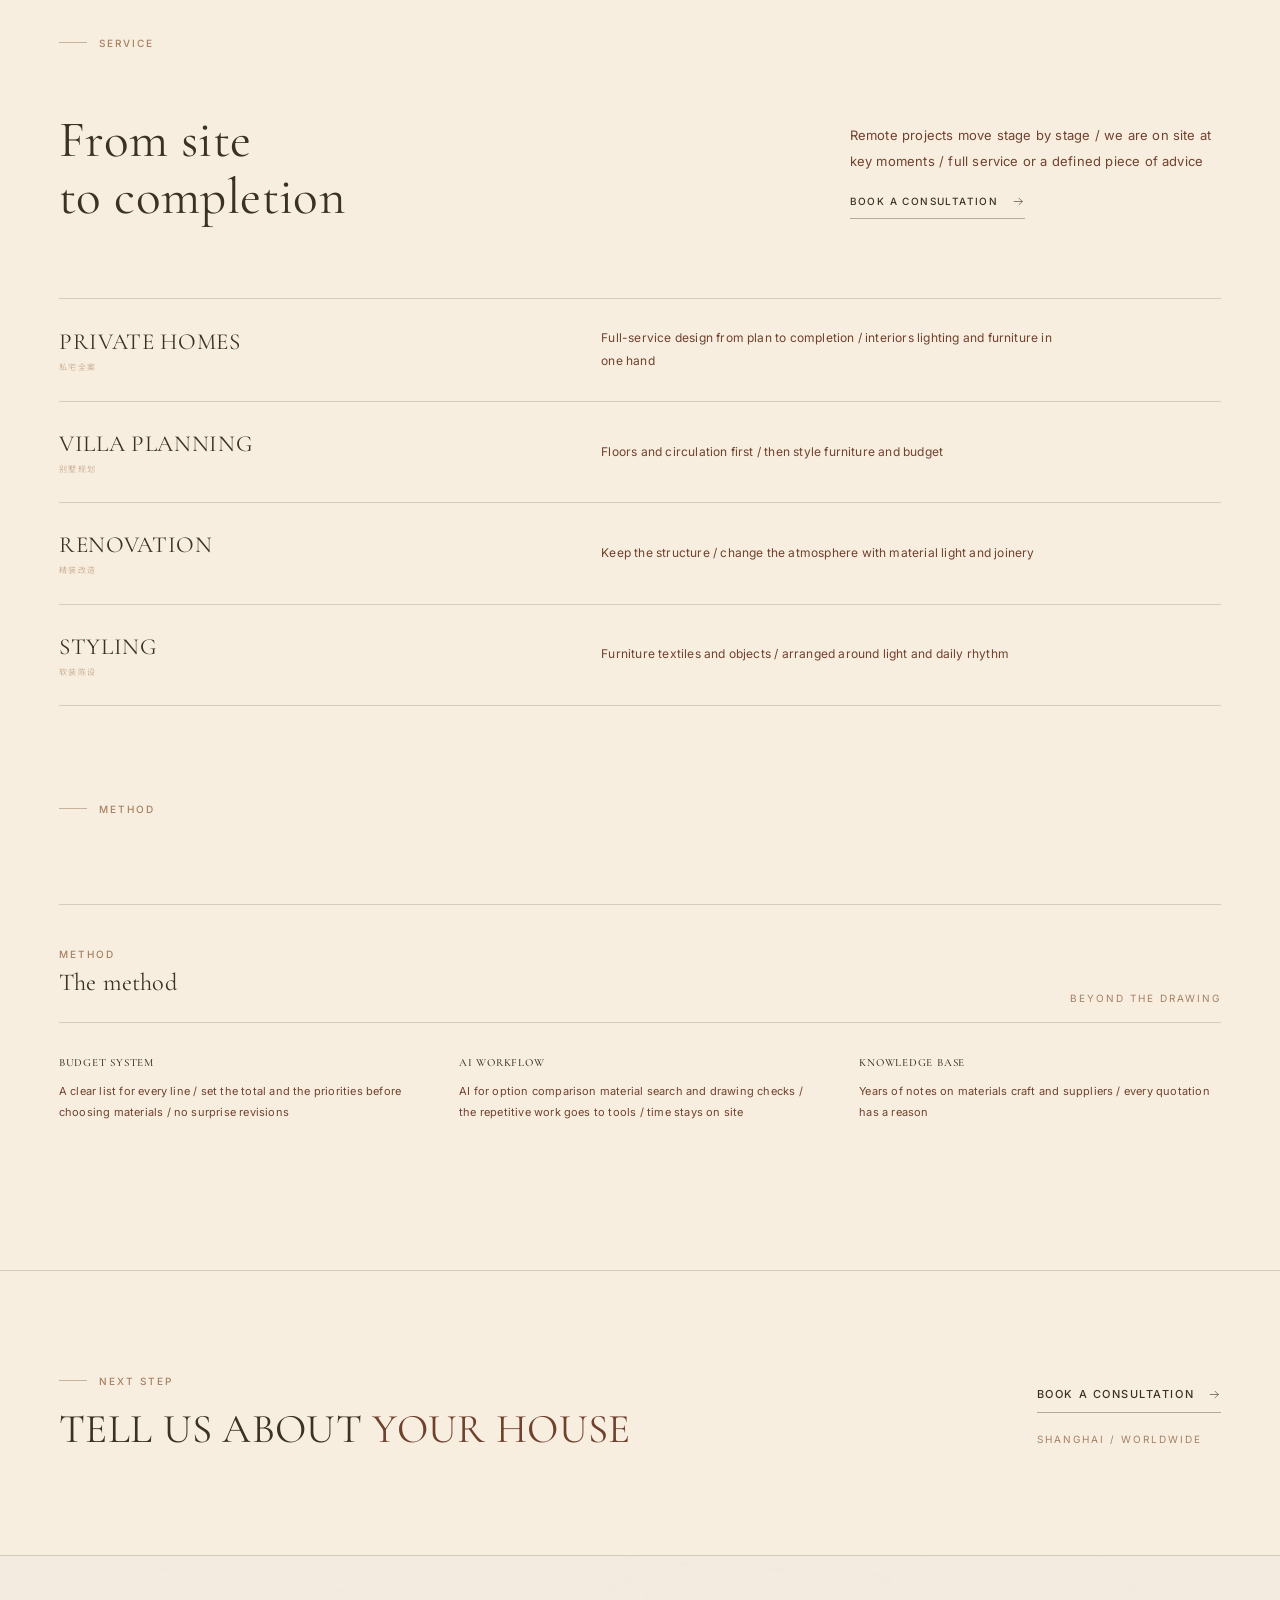
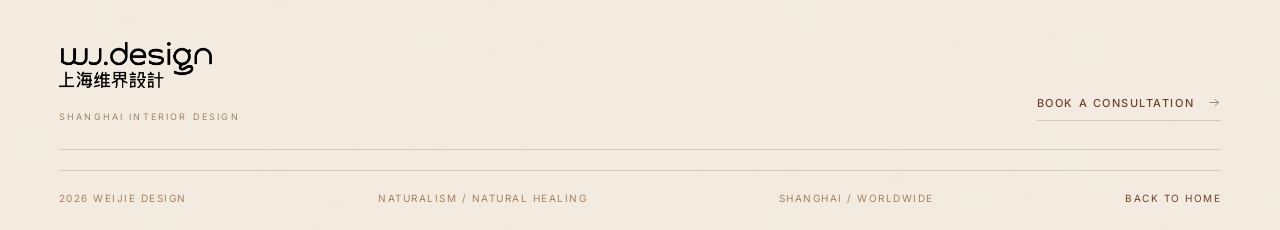
<file: about.html>
<!DOCTYPE html>
<html lang="en">
<head>
<meta charset="UTF-8">
<script>document.documentElement.classList.add('js');</script>
<meta name="viewport" content="width=device-width, initial-scale=1">
<title>About · Weijie Design · Shanghai</title>
<meta name="description" content="About Weijie Design, a Shanghai interior studio for private homes and villas, led by Pang Senyu.">
<meta name="theme-color" content="#FAF7F1">
<meta property="og:title" content="About · Weijie Design · Shanghai">
<meta property="og:description" content="About Weijie Design, a Shanghai interior studio for private homes and villas, led by Pang Senyu.">
<meta property="og:type" content="website">
<link rel="icon" href="assets/img/favicon.png" type="image/png">
<link rel="apple-touch-icon" href="assets/img/apple-touch-icon.png">
<link rel="preconnect" href="https://fonts.googleapis.com">
<link rel="preconnect" href="https://fonts.gstatic.com" crossorigin>
<link href="https://fonts.googleapis.com/css2?family=Cormorant+Garamond:wght@300;400;500&family=Inter:wght@300;400;500;600&family=Noto+Sans+SC:wght@300;400;500&family=Noto+Serif+SC:wght@300;400;500&display=swap" rel="stylesheet">
<link rel="stylesheet" href="assets/css/main.css">
<link rel="stylesheet" href="assets/css/magazine.css">
</head>
<body class="about-page">
<a class="skip-link" href="#main">SKIP TO CONTENT</a>
<div class="grain" aria-hidden="true"></div>
<header class="site-header" data-header>
  <a class="brand" href="index.html" aria-label="Weijie Design home">
    <img class="brand__logo" src="assets/img/logo.png" alt="wj.design 上海维界设计" width="1200" height="361" decoding="async">
  </a>
  <nav class="nav" aria-label="Main navigation">
    <a class="nav__link" href="index.html"><span class="nav__zh">首页</span><span class="nav__en">HOME</span></a>
    <a class="nav__link" href="works.html"><span class="nav__zh">作品集</span><span class="nav__en">WORKS</span></a>
    <a class="nav__link is-active" href="about.html" aria-current="page">ABOUT</a>
    <a class="nav__link" href="awards.html"><span class="nav__zh">荣誉</span><span class="nav__en">AWARDS</span></a>
    <a class="nav__link" href="contact.html"><span class="nav__zh">联系</span><span class="nav__en">CONTACT</span></a>
  </nav>
  <a class="header__cta" href="contact.html"><span class="dot"></span><span class="cta__zh">预约咨询</span><span class="cta__en">ENQUIRE</span></a>
  <button class="menu-btn" type="button" data-menu-toggle aria-expanded="false" aria-controls="mobile-nav" aria-label="Open menu">
    <span></span><span></span>
  </button>
</header>
<div class="mobile-nav" id="mobile-nav" data-mobile-nav aria-hidden="true">
  <nav aria-label="Mobile navigation">
    <div class="mobile-nav__list">
      <a class="mobile-nav__link" href="index.html"><span class="m-zh">首页</span><span class="m-en">HOME</span></a>
      <a class="mobile-nav__link" href="works.html"><span class="m-zh">作品集</span><span class="m-en">WORKS</span></a>
      <a class="mobile-nav__link is-active" href="about.html" aria-current="page">ABOUT<span>关于</span></a>
      <a class="mobile-nav__link" href="awards.html"><span class="m-zh">荣誉</span><span class="m-en">AWARDS</span></a>
      <a class="mobile-nav__link" href="contact.html"><span class="m-zh">联系</span><span class="m-en">CONTACT</span></a>
    </div>
  </nav>
  <div class="mobile-nav__meta">
    <span>SHANGHAI / CHINA</span>
    <span>NATURALISM / WABI SABI</span>
  </div>
</div>

<main id="main">
  <section class="page-hero about-hero">
    <div class="container">
      <div class="page-hero__top"><span>ABOUT / 关于</span><span>SHANGHAI CHINA</span></div>
      <h1 class="page-hero__title">ABOUT <em>WEIJIE</em></h1>
      <span class="page-hero__en">A SMALL STUDIO / A LONG ATTENTION</span>
      <div class="page-hero__bottom"><p class="page-hero__lead">A house made to be lived in for years / less decoration / more light / material and time</p><p class="page-hero__note"><span class="en">Naturalism</span>PRIVATE HOMES / VILLAS / RENEWAL / FULL SERVICE</p></div>
    </div>
  </section>

  <section class="section about-intro-section">
    <div class="container">
      <div class="about-intro">
        <figure class="media ratio-3-4 about-portrait">
          <img class="media__photo" src="assets/img/founder/portrait-about.jpg" alt="Pang Senyu seated by the window in a white shirt" width="1200" height="1600" loading="lazy" decoding="async">
          <figcaption class="media__note media__note--light"><span>PANG SENYU / PRINCIPAL</span><span>SHANGHAI</span></figcaption>
        </figure>
        <div class="about-copy" data-reveal style="--delay:100ms">
          <p class="eyebrow">STUDIO</p>
          <h2>A HOUSE MADE <br><em>TO BE LIVED IN FOR YEARS</em></h2>
          <div class="founder-id">
            <span class="founder-id__name">庞森予</span>
            <span class="founder-id__en">PANG SENYU</span>
            <span class="founder-id__role">PRINCIPAL / PRIVATE HOMES & VILLAS</span>
          </div>
          <p class="about-lede">A good space does not explain itself</p>
          <p class="body">I am Pang Senyu / principal of Weijie Design in Shanghai / I work on private homes and villas / over the years I have come to believe one thing / a good space does not explain itself / I am not drawn to houses that surprise you at the door / I want the house to settle / so that in the third or fifth year you notice the hour when a certain light crosses the wall</p>
          <p class="body">Before a project I stand on site for a while / where the light comes from / where the wind goes / where people naturally stay / these matter more than style</p>
          <p class="body">I take private homes and villas from plan to completion / plan material lighting and furniture / one person follows it through / budget first / drawings second / beauty after that / based in Shanghai / projects overseas</p>
          <div class="about-sign">
            <span>SHANGHAI / WORLDWIDE / FULL SERVICE</span>
            <a class="founder-douyin" href="https://www.douyin.com/search/pangsenyu" target="_blank" rel="noopener" title="Search pangsenyu on Douyin">DOUYIN / pangsenyu</a>
          </div>
        </div>
      </div>

      
      <div style="margin-top:clamp(70px,9vw,120px)">
        <p class="eyebrow" data-reveal><span class="num">02</span> BELIEFS</p>
        <div class="about-values">
          <article class="value" data-reveal style="--delay:0ms">
      <span class="value__num">01</span>
      <div>
        <h3>LIGHT</h3>
        <p>Light enters first / furniture follows / watch how the day moves before deciding walls and windows</p>
      </div>
    </article>
    <article class="value" data-reveal style="--delay:70ms">
      <span class="value__num">02</span>
      <div>
        <h3>MATERIAL</h3>
        <p>Oak plaster clay and stone / surfaces that keep the trace of time</p>
      </div>
    </article>
    <article class="value" data-reveal style="--delay:140ms">
      <span class="value__num">03</span>
      <div>
        <h3>TIME</h3>
        <p>Not made to be understood on day one / a good space is still wanted in year five</p>
      </div>
    </article>
    <article class="value" data-reveal style="--delay:210ms">
      <span class="value__num">04</span>
      <div>
        <h3>PEOPLE</h3>
        <p>Circulation follows habit / three generations each have a place / and a table together</p>
      </div>
    </article>
        </div>
      </div>

      <div class="about-quote" data-reveal>
 LESS / BUT <em>PRECISE</em><span class="quote-en">LESS BUT PRECISE</span>
      </div>
    </div>
  </section>

  <section class="section section--soft">
    <div class="container">
      <header class="section-head">
        <p class="eyebrow section-head__eyebrow" data-reveal><span class="num">03</span> APPROACH</p>
        <h2 class="section-head__title" data-reveal style="--delay:60ms">Approach</h2>
        <div class="section-head__aside" data-reveal style="--delay:120ms">
          <p>Style is not applied / it grows from the site the light and the people who live there / and lands in material and proportion</p>
        </div>
      </header>
      <div class="styles-grid">
        <article class="style-card" data-reveal style="--delay:0ms">
      <span class="style-card__num">01</span>
      <h4>NATURAL WABI SABI</h4>
      <p>Oak plaster clay / surfaces that will change with time</p>
    </article>
    <article class="style-card" data-reveal style="--delay:80ms">
      <span class="style-card__num">02</span>
      <h4>MODERN MINIMAL</h4>
      <p>Clean lines / no visible gaps / space carried by proportion</p>
    </article>
    <article class="style-card" data-reveal style="--delay:160ms">
      <span class="style-card__num">03</span>
      <h4>EASTERN ZEN</h4>
      <p>Low windows tatami timber screens / courtyard light brought inside</p>
    </article>
    <article class="style-card" data-reveal style="--delay:240ms">
      <span class="style-card__num">04</span>
      <h4>RENEWAL</h4>
      <p>Keep the original frame / rearrange it with light and material</p>
    </article>
      </div>
    </div>
  </section>

  <section class="section" id="services">
    <div class="container">
      <header class="section-head">
        <p class="eyebrow section-head__eyebrow" data-reveal><span class="num">04</span> SERVICE</p>
        <h2 class="section-head__title" data-reveal style="--delay:60ms">From site<br>to completion</h2>
        <div class="section-head__aside" data-reveal style="--delay:120ms">
          <p>Remote projects move stage by stage / we are on site at key moments / full service or a defined piece of advice</p>
          <a class="link-arrow" href="contact.html">BOOK A CONSULTATION <svg viewBox="0 0 24 24" fill="none" aria-hidden="true"><path d="M4 12h15M13 6l6 6-6 6" stroke="currentColor" stroke-width="1.1" stroke-linecap="round" stroke-linejoin="round"/></svg></a>
        </div>
      </header>
      <div class="service-list">
        <div class="service">
      <span class="service__num">01</span>
      <h3 class="service__name">PRIVATE HOMES<span>私宅全案</span></h3>
      <p class="service__desc">Full-service design from plan to completion / interiors lighting and furniture in one hand</p>
      <div class="service__tags"><span>Private</span><span>Full service</span><span>One lead</span></div>
    </div>
    <div class="service">
      <span class="service__num">02</span>
      <h3 class="service__name">VILLA PLANNING<span>别墅规划</span></h3>
      <p class="service__desc">Floors and circulation first / then style furniture and budget</p>
      <div class="service__tags"><span>Villa</span><span>Circulation</span><span>Budget</span></div>
    </div>
    <div class="service">
      <span class="service__num">03</span>
      <h3 class="service__name">RENOVATION<span>精装改造</span></h3>
      <p class="service__desc">Keep the structure / change the atmosphere with material light and joinery</p>
      <div class="service__tags"><span>Renewal</span><span>Material</span><span>Light</span></div>
    </div>
    <div class="service">
      <span class="service__num">04</span>
      <h3 class="service__name">STYLING<span>软装陈设</span></h3>
      <p class="service__desc">Furniture textiles and objects / arranged around light and daily rhythm</p>
      <div class="service__tags"><span>Furniture</span><span>Textile</span><span>Objects</span></div>
    </div>
      </div>
      <div style="margin-top:clamp(56px,8vw,96px)">
        <p class="eyebrow" data-reveal><span class="num">05</span> METHOD</p>
        <div class="method" data-reveal>
  <div class="method__head">
    <div>
      <p class="eyebrow eyebrow--plain">METHOD</p>
      <h3>The method</h3>
    </div>
    <span class="small">BEYOND THE DRAWING</span>
  </div>
  <div class="method__grid">
    <div class="method__item">
      <span class="idx">01</span>
      <h4>BUDGET SYSTEM</h4>
      <p>A clear list for every line / set the total and the priorities before choosing materials / no surprise revisions</p>
    </div>
    <div class="method__item">
      <span class="idx">02</span>
      <h4>AI WORKFLOW</h4>
      <p>AI for option comparison material search and drawing checks / the repetitive work goes to tools / time stays on site</p>
    </div>
    <div class="method__item">
      <span class="idx">03</span>
      <h4>KNOWLEDGE BASE</h4>
      <p>Years of notes on materials craft and suppliers / every quotation has a reason</p>
    </div>
  </div>
</div>
      </div>
    </div>
  </section>
</main>

<section class="section section--tight cta-strip"><div class="container cta-strip__inner"><div><p class="eyebrow">NEXT STEP</p><h2>TELL US ABOUT <em>YOUR HOUSE</em></h2></div><div class="cta-strip__links"><a class="link-arrow" href="contact.html">BOOK A CONSULTATION <svg viewBox="0 0 24 24" fill="none" aria-hidden="true"><path d="M4 12h15M13 6l6 6-6 6" stroke="currentColor" stroke-width="1.1" stroke-linecap="round" stroke-linejoin="round"/></svg></a><span class="small">SHANGHAI / WORLDWIDE</span></div></div></section>
<footer class="footer">
  <div class="container">
    <div class="footer__top">
      <div class="footer__brand">
        <img class="footer__logo" src="assets/img/logo.png" alt="wj.design 上海维界设计" width="1200" height="361" loading="lazy" decoding="async">
        <span>SHANGHAI INTERIOR DESIGN</span>
      </div>
      <a class="link-arrow" href="contact.html">BOOK A CONSULTATION <svg viewBox="0 0 24 24" fill="none" aria-hidden="true"><path d="M4 12h15M13 6l6 6-6 6" stroke="currentColor" stroke-width="1.1" stroke-linecap="round" stroke-linejoin="round"/></svg></a>
    </div>
    <div class="footer__base">
      <span><span data-year>2026</span> WEIJIE DESIGN</span>
      <span>NATURALISM / NATURAL HEALING</span>
      <span>SHANGHAI / WORLDWIDE</span>
      <a href="index.html">BACK TO HOME</a>
    </div>
  </div>
</footer>
<script src="assets/js/main.js" defer></script>
</body>
</html>
</file>
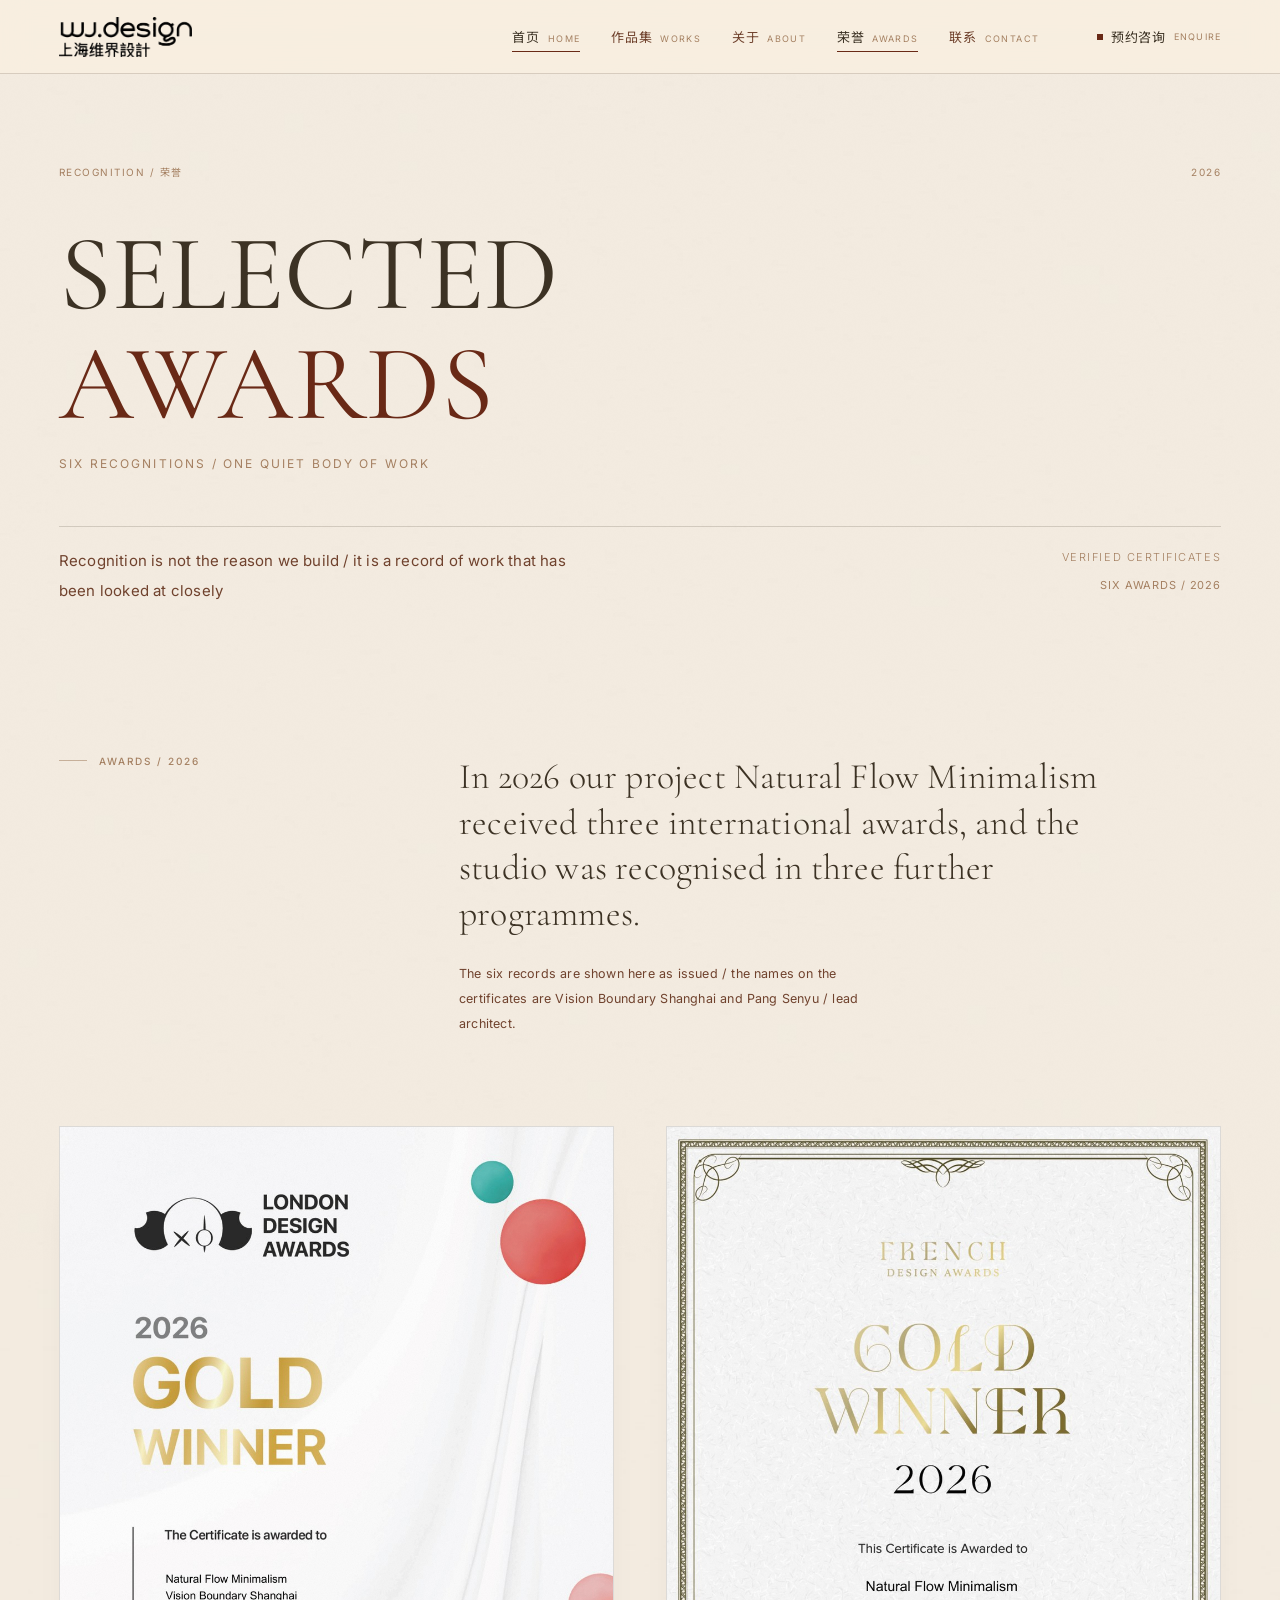
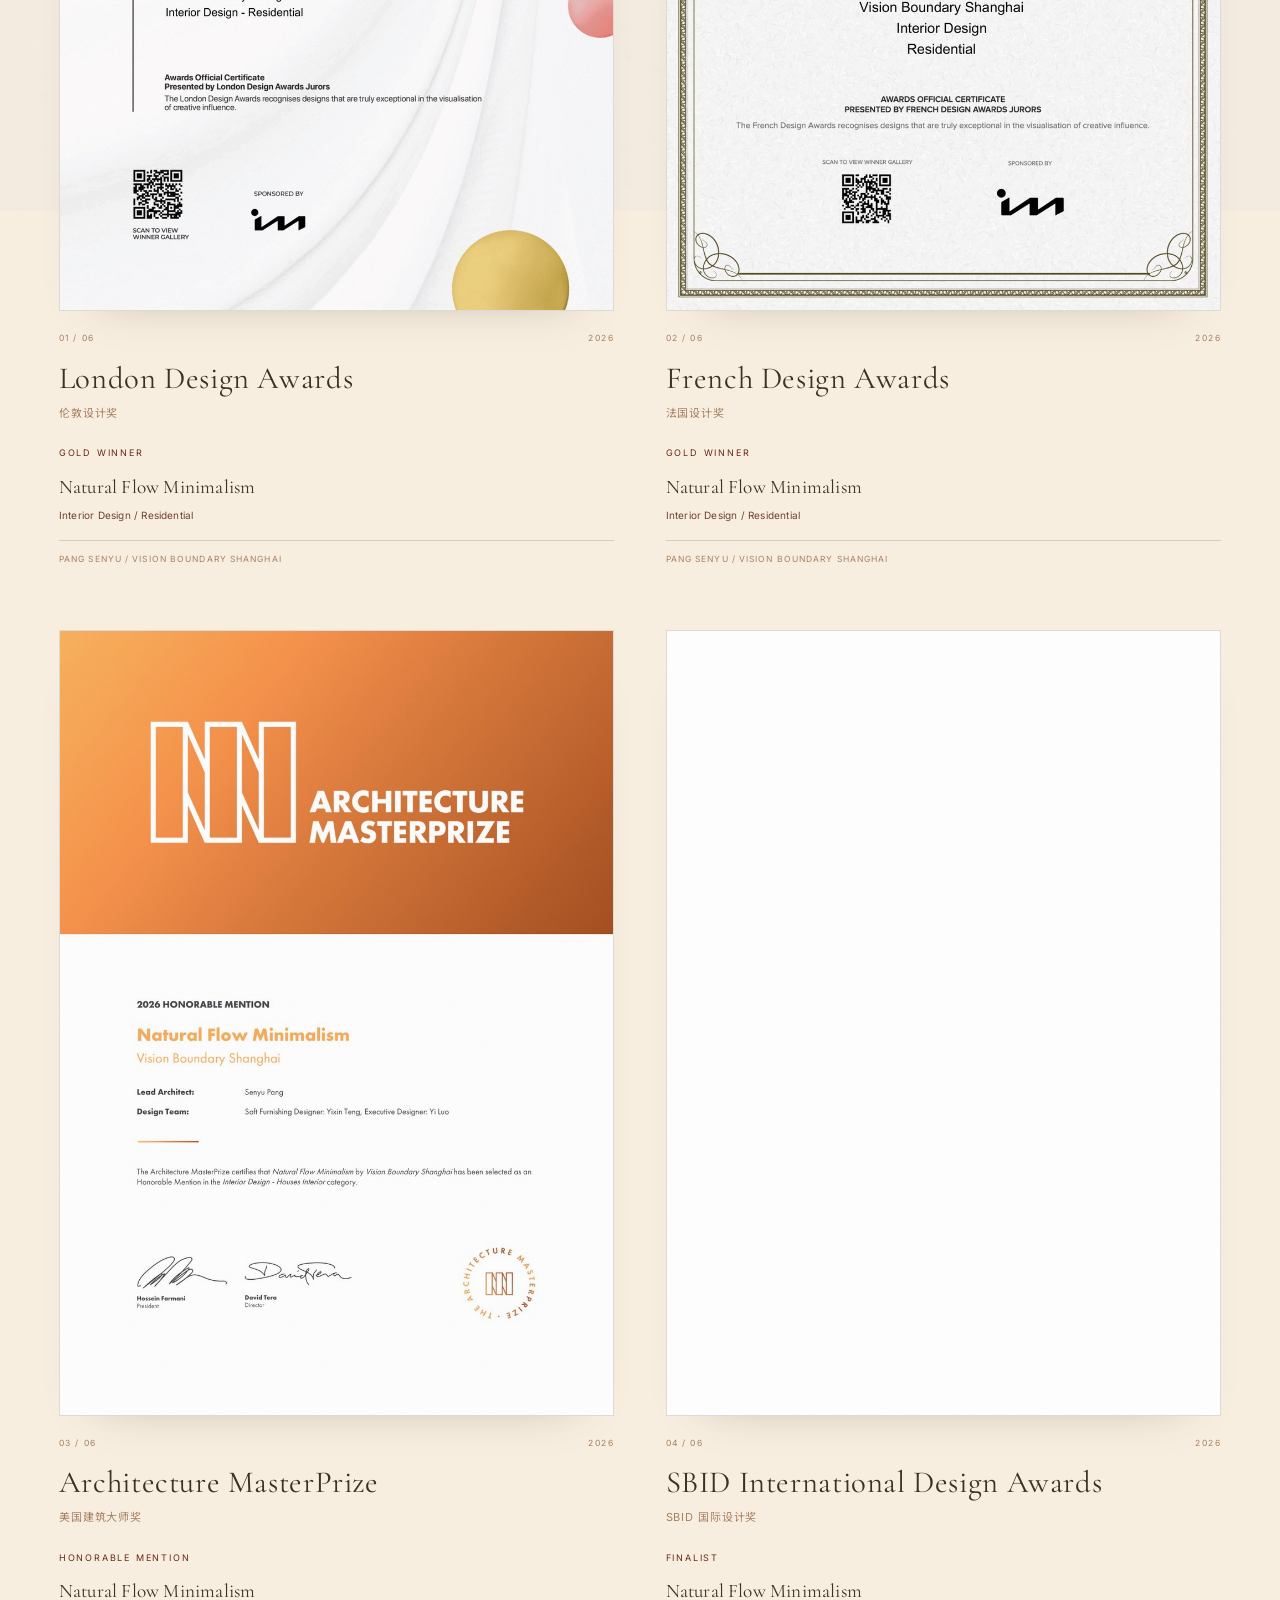
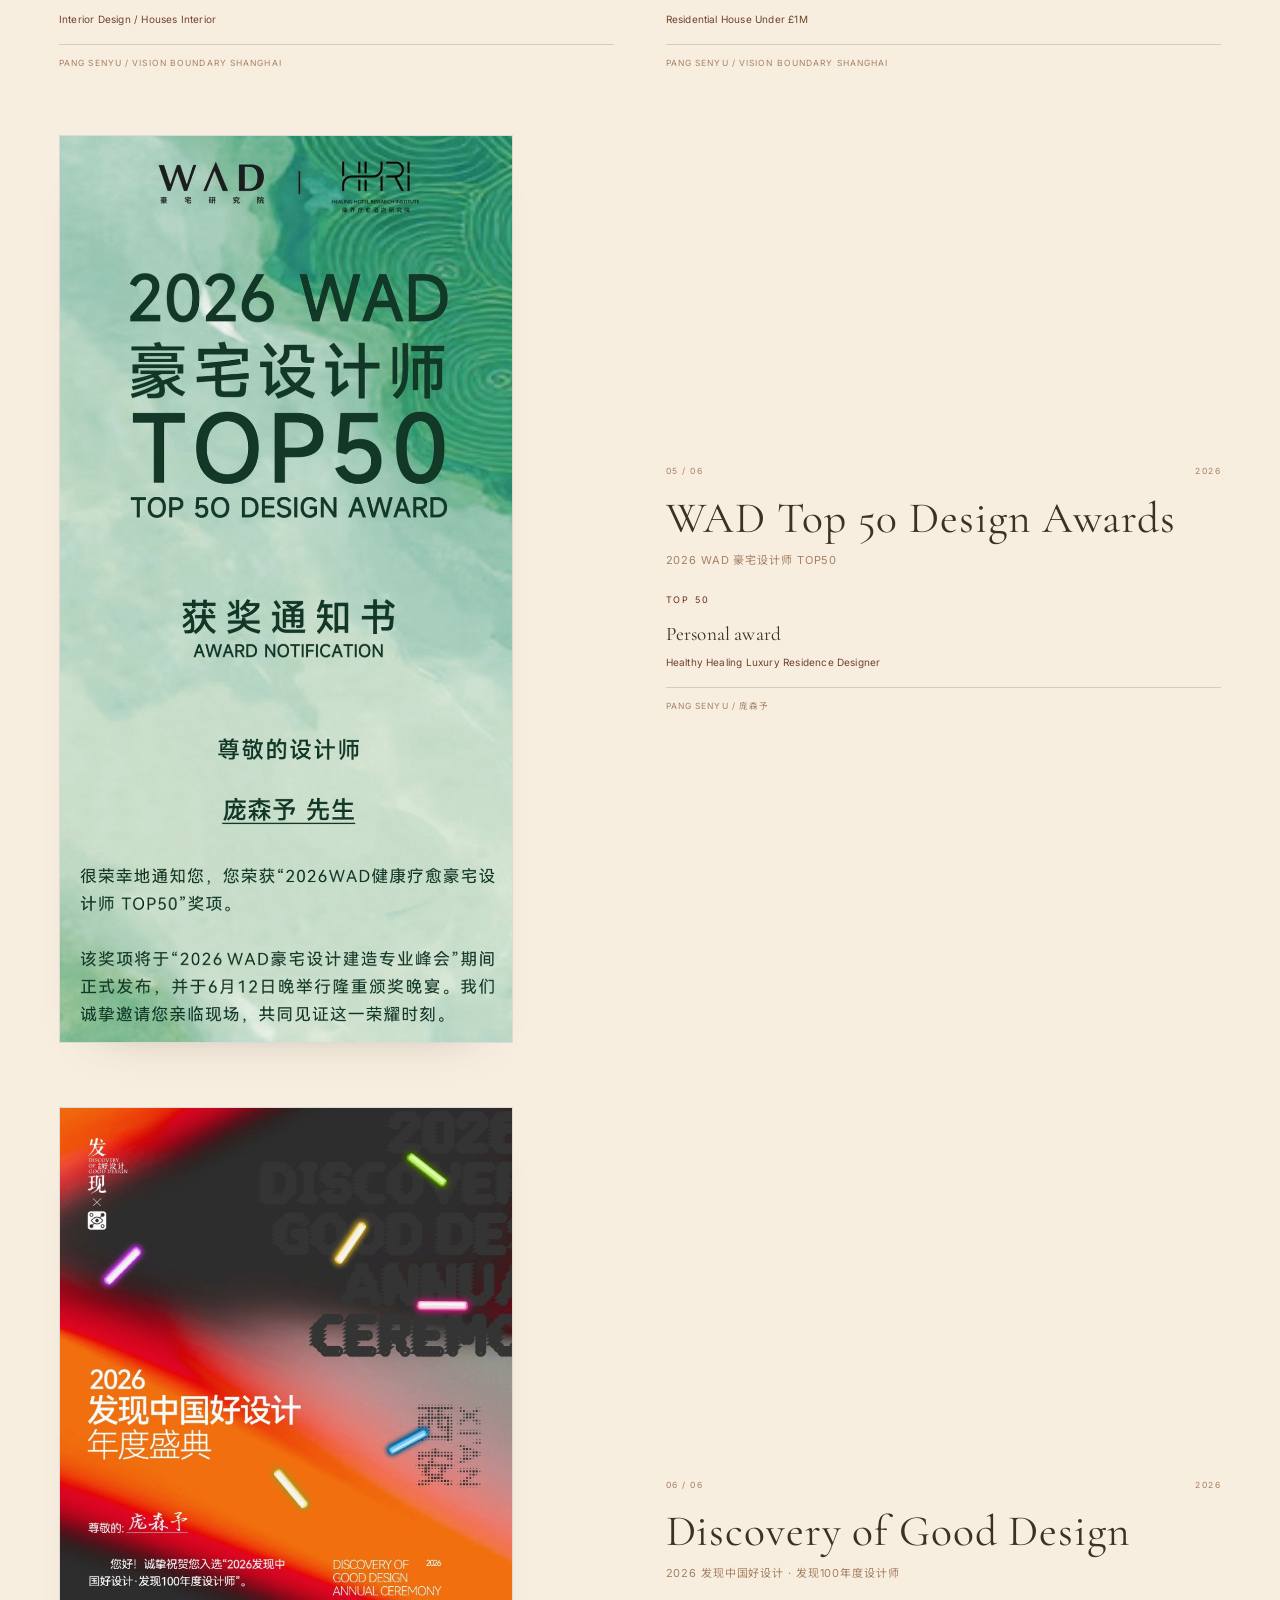
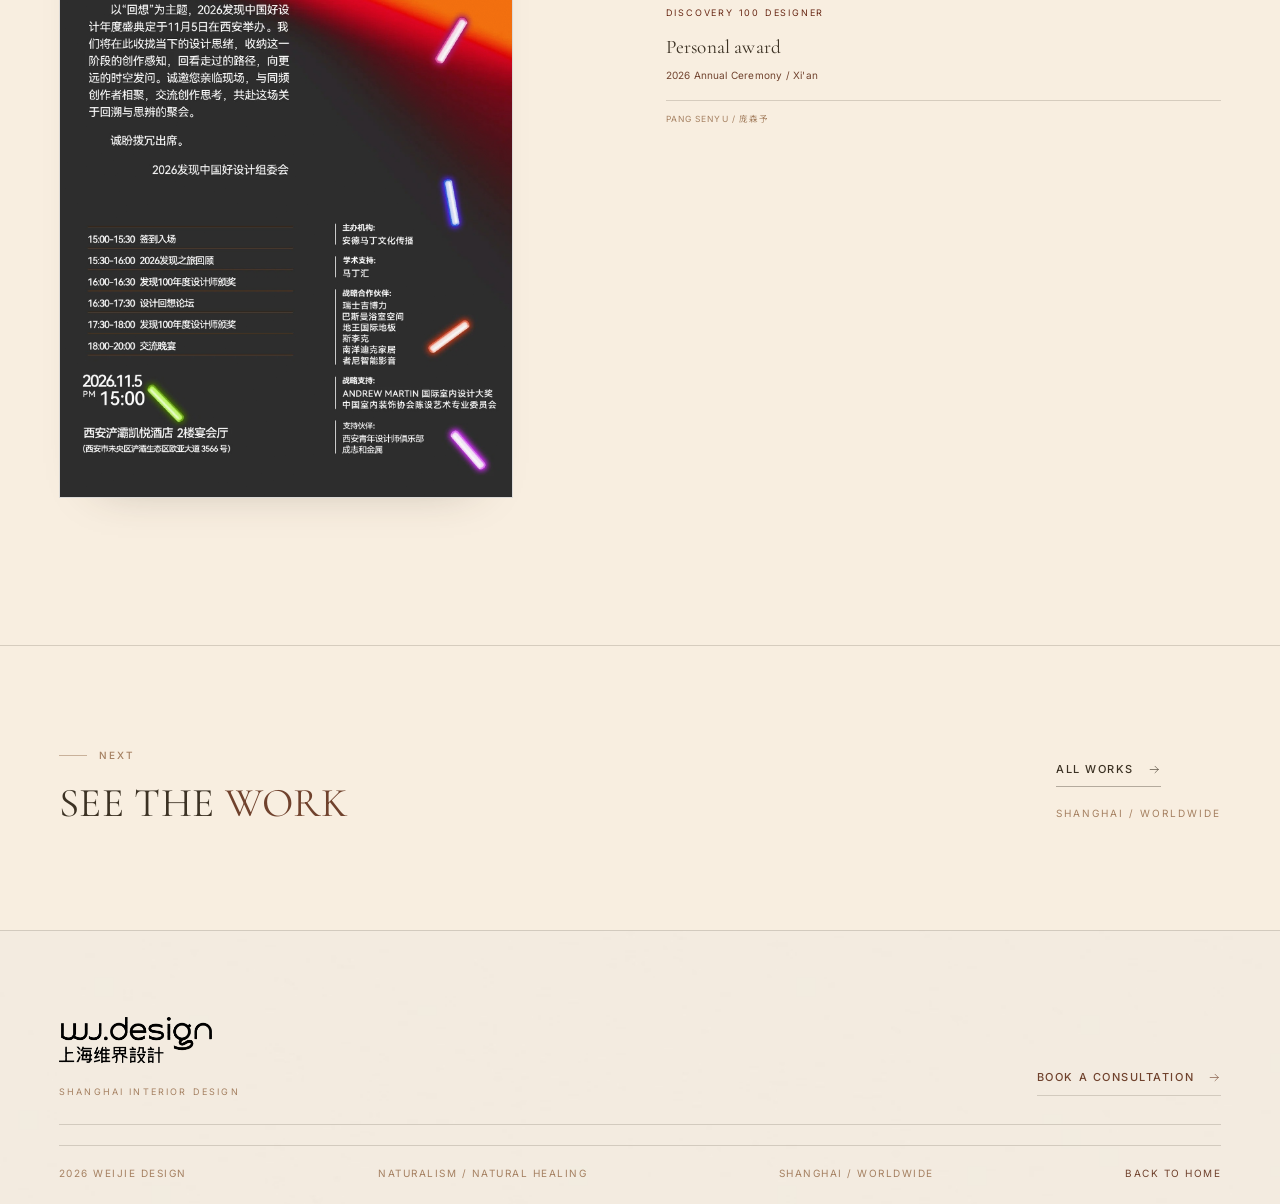
<file: awards.html>
<!DOCTYPE html>
<html lang="en">
<head>
<meta charset="UTF-8">
<script>document.documentElement.classList.add('js');</script>
<meta name="viewport" content="width=device-width, initial-scale=1">
<title>Awards · Weijie Design · Shanghai</title>
<meta name="description" content="Selected 2026 awards for Weijie Design and Pang Senyu: London Design Awards, French Design Awards, Architecture MasterPrize, SBID, WAD Top 50 and Discovery of Good Design.">
<meta name="theme-color" content="#F0EAE1">
<meta property="og:title" content="Awards · Weijie Design · Shanghai">
<meta property="og:description" content="Selected 2026 awards for Weijie Design and Pang Senyu: London Design Awards, French Design Awards, Architecture MasterPrize, SBID, WAD Top 50 and Discovery of Good Design.">
<meta property="og:type" content="website">
<link rel="icon" href="assets/img/favicon.png" type="image/png">
<link rel="apple-touch-icon" href="assets/img/apple-touch-icon.png">
<link rel="preconnect" href="https://fonts.googleapis.com">
<link rel="preconnect" href="https://fonts.gstatic.com" crossorigin>
<link href="https://fonts.googleapis.com/css2?family=Cormorant+Garamond:wght@300;400;500&family=Inter:wght@300;400;500;600&family=Noto+Sans+SC:wght@300;400;500&family=Noto+Serif+SC:wght@300;400;500&display=swap" rel="stylesheet">
<link rel="stylesheet" href="assets/css/main.css">
<link rel="stylesheet" href="assets/css/magazine.css">
</head>
<body class="awards-page">
<a class="skip-link" href="#main">SKIP TO CONTENT</a>
<div class="grain" aria-hidden="true"></div>
<header class="site-header" data-header>
  <a class="brand" href="index.html" aria-label="Weijie Design home">
    <img class="brand__logo" src="assets/img/logo.png" alt="wj.design 上海维界设计" width="1200" height="361" decoding="async">
  </a>
  <nav class="nav" aria-label="Main navigation">
    <a class="nav__link is-active" href="index.html" aria-current="page"><span class="nav__zh">首页</span><span class="nav__en">HOME</span></a>
    <a class="nav__link" href="works.html"><span class="nav__zh">作品集</span><span class="nav__en">WORKS</span></a>
    <a class="nav__link" href="about.html"><span class="nav__zh">关于</span><span class="nav__en">ABOUT</span></a>
    <a class="nav__link is-active" href="awards.html" aria-current="page"><span class="nav__zh">荣誉</span><span class="nav__en">AWARDS</span></a>
    <a class="nav__link" href="contact.html"><span class="nav__zh">联系</span><span class="nav__en">CONTACT</span></a>
  </nav>
  <a class="header__cta" href="contact.html"><span class="dot"></span><span class="cta__zh">预约咨询</span><span class="cta__en">ENQUIRE</span></a>
  <button class="menu-btn" type="button" data-menu-toggle aria-expanded="false" aria-controls="mobile-nav" aria-label="Open menu">
    <span></span><span></span>
  </button>
</header>
<div class="mobile-nav" id="mobile-nav" data-mobile-nav aria-hidden="true">
  <nav aria-label="Mobile navigation">
    <div class="mobile-nav__list">
      <a class="mobile-nav__link is-active" href="index.html" aria-current="page"><span class="m-zh">首页</span><span class="m-en">HOME</span></a>
      <a class="mobile-nav__link" href="works.html"><span class="m-zh">作品集</span><span class="m-en">WORKS</span></a>
      <a class="mobile-nav__link" href="about.html"><span class="m-zh">关于</span><span class="m-en">ABOUT</span></a>
      <a class="mobile-nav__link is-active" href="awards.html" aria-current="page"><span class="m-zh">荣誉</span><span class="m-en">AWARDS</span></a>
      <a class="mobile-nav__link" href="contact.html"><span class="m-zh">联系</span><span class="m-en">CONTACT</span></a>
    </div>
  </nav>
  <div class="mobile-nav__meta">
    <span>SHANGHAI / CHINA</span>
    <span>NATURALISM / WABI SABI</span>
  </div>
</div>
<main id="main">
  <section class="page-hero awards-hero"><div class="container">
    <div class="page-hero__top"><span>RECOGNITION / 荣誉</span><span>2026</span></div>
    <h1 class="page-hero__title">SELECTED<br><em>AWARDS</em></h1>
    <span class="page-hero__en">SIX RECOGNITIONS / ONE QUIET BODY OF WORK</span>
    <div class="page-hero__bottom"><p class="page-hero__lead">Recognition is not the reason we build / it is a record of work that has been looked at closely</p><p class="page-hero__note"><span class="en">Verified certificates</span>SIX AWARDS / 2026</p></div>
  </div></section>
  <section class="section awards-intro"><div class="container"><div class="awards-intro__grid"><p class="eyebrow">AWARDS / 2026</p><div><p class="awards-intro__lede">In 2026 our project Natural Flow Minimalism received three international awards, and the studio was recognised in three further programmes.</p><p class="awards-intro__copy">The six records are shown here as issued / the names on the certificates are Vision Boundary Shanghai and Pang Senyu / lead architect.</p></div></div></div></section>
  <section class="section awards-list-section"><div class="container"><div class="awards-grid"><article class="award-card" data-reveal>
  <div class="media award-card__media"><img class="media__photo" src="assets/img/awards/london.jpg" alt="London Design Awards certificate" width="1000" height="1414" loading="lazy" decoding="async"></div>
  <div class="award-card__body">
    <div class="award-card__top"><span>01 / 06</span><span>2026</span></div>
    <h2 class="award-card__title">London Design Awards</h2>
    <p class="award-card__zh">伦敦设计奖</p>
    <p class="award-card__level">GOLD WINNER</p>
    <p class="award-card__project">Natural Flow Minimalism</p>
    <p class="award-card__meta">Interior Design / Residential</p>
    <p class="award-card__who">PANG SENYU / Vision Boundary Shanghai</p>
  </div>
</article>
<article class="award-card" data-reveal>
  <div class="media award-card__media"><img class="media__photo" src="assets/img/awards/french.jpg" alt="French Design Awards certificate" width="1000" height="1414" loading="lazy" decoding="async"></div>
  <div class="award-card__body">
    <div class="award-card__top"><span>02 / 06</span><span>2026</span></div>
    <h2 class="award-card__title">French Design Awards</h2>
    <p class="award-card__zh">法国设计奖</p>
    <p class="award-card__level">GOLD WINNER</p>
    <p class="award-card__project">Natural Flow Minimalism</p>
    <p class="award-card__meta">Interior Design / Residential</p>
    <p class="award-card__who">PANG SENYU / Vision Boundary Shanghai</p>
  </div>
</article>
<article class="award-card" data-reveal>
  <div class="media award-card__media"><img class="media__photo" src="assets/img/awards/amp.jpg" alt="Architecture MasterPrize certificate" width="1000" height="1414" loading="lazy" decoding="async"></div>
  <div class="award-card__body">
    <div class="award-card__top"><span>03 / 06</span><span>2026</span></div>
    <h2 class="award-card__title">Architecture MasterPrize</h2>
    <p class="award-card__zh">美国建筑大师奖</p>
    <p class="award-card__level">HONORABLE MENTION</p>
    <p class="award-card__project">Natural Flow Minimalism</p>
    <p class="award-card__meta">Interior Design / Houses Interior</p>
    <p class="award-card__who">PANG SENYU / Vision Boundary Shanghai</p>
  </div>
</article>
<article class="award-card" data-reveal>
  <div class="media award-card__media"><img class="media__photo" src="assets/img/awards/sbid.jpg" alt="SBID International Design Awards certificate" width="1000" height="1414" loading="lazy" decoding="async"></div>
  <div class="award-card__body">
    <div class="award-card__top"><span>04 / 06</span><span>2026</span></div>
    <h2 class="award-card__title">SBID International Design Awards</h2>
    <p class="award-card__zh">SBID 国际设计奖</p>
    <p class="award-card__level">FINALIST</p>
    <p class="award-card__project">Natural Flow Minimalism</p>
    <p class="award-card__meta">Residential House Under £1M</p>
    <p class="award-card__who">PANG SENYU / Vision Boundary Shanghai</p>
  </div>
</article>
<article class="award-card" data-reveal>
  <div class="media award-card__media"><img class="media__photo" src="assets/img/awards/wad.jpg" alt="WAD Top 50 Design Awards certificate" width="900" height="1798" loading="lazy" decoding="async"></div>
  <div class="award-card__body">
    <div class="award-card__top"><span>05 / 06</span><span>2026</span></div>
    <h2 class="award-card__title">WAD Top 50 Design Awards</h2>
    <p class="award-card__zh">2026 WAD 豪宅设计师 TOP50</p>
    <p class="award-card__level">TOP 50</p>
    <p class="award-card__project">Personal award</p>
    <p class="award-card__meta">Healthy Healing Luxury Residence Designer</p>
    <p class="award-card__who">PANG SENYU / 庞森予</p>
  </div>
</article>
<article class="award-card award-card--feature" id="discovery" data-reveal>
  <div class="media award-card__media"><img class="media__photo" src="assets/img/awards/discovery.jpg" alt="2026 Discovery of Good Design annual designer certificate" width="1386" height="3023" loading="lazy" decoding="async"></div>
  <div class="award-card__body">
    <div class="award-card__top"><span>06 / 06</span><span>2026</span></div>
    <h2 class="award-card__title">Discovery of Good Design</h2>
    <p class="award-card__zh">2026 发现中国好设计 · 发现100年度设计师</p>
    <p class="award-card__level">DISCOVERY 100 DESIGNER</p>
    <p class="award-card__project">Personal award</p>
    <p class="award-card__meta">2026 Annual Ceremony / Xi'an</p>
    <p class="award-card__who">PANG SENYU / 庞森予</p>
  </div>
</article>
</div></div></section>
  <section class="section section--tight cta-strip"><div class="container cta-strip__inner"><div><p class="eyebrow">NEXT</p><h2>SEE THE <em>WORK</em></h2></div><div class="cta-strip__links"><a class="link-arrow" href="works.html">ALL WORKS <svg viewBox="0 0 24 24" fill="none" aria-hidden="true"><path d="M4 12h15M13 6l6 6-6 6" stroke="currentColor" stroke-width="1.1" stroke-linecap="round" stroke-linejoin="round"/></svg></a><span class="small">SHANGHAI / WORLDWIDE</span></div></div></section>
</main>
<footer class="footer">
  <div class="container">
    <div class="footer__top">
      <div class="footer__brand">
        <img class="footer__logo" src="assets/img/logo.png" alt="wj.design 上海维界设计" width="1200" height="361" loading="lazy" decoding="async">
        <span>SHANGHAI INTERIOR DESIGN</span>
      </div>
      <a class="link-arrow" href="contact.html">BOOK A CONSULTATION <svg viewBox="0 0 24 24" fill="none" aria-hidden="true"><path d="M4 12h15M13 6l6 6-6 6" stroke="currentColor" stroke-width="1.1" stroke-linecap="round" stroke-linejoin="round"/></svg></a>
    </div>
    <div class="footer__base">
      <span><span data-year>2026</span> WEIJIE DESIGN</span>
      <span>NATURALISM / NATURAL HEALING</span>
      <span>SHANGHAI / WORLDWIDE</span>
      <a href="index.html">BACK TO HOME</a>
    </div>
  </div>
</footer>
<script src="assets/js/main.js" defer></script>
</body>
</html>
</file>
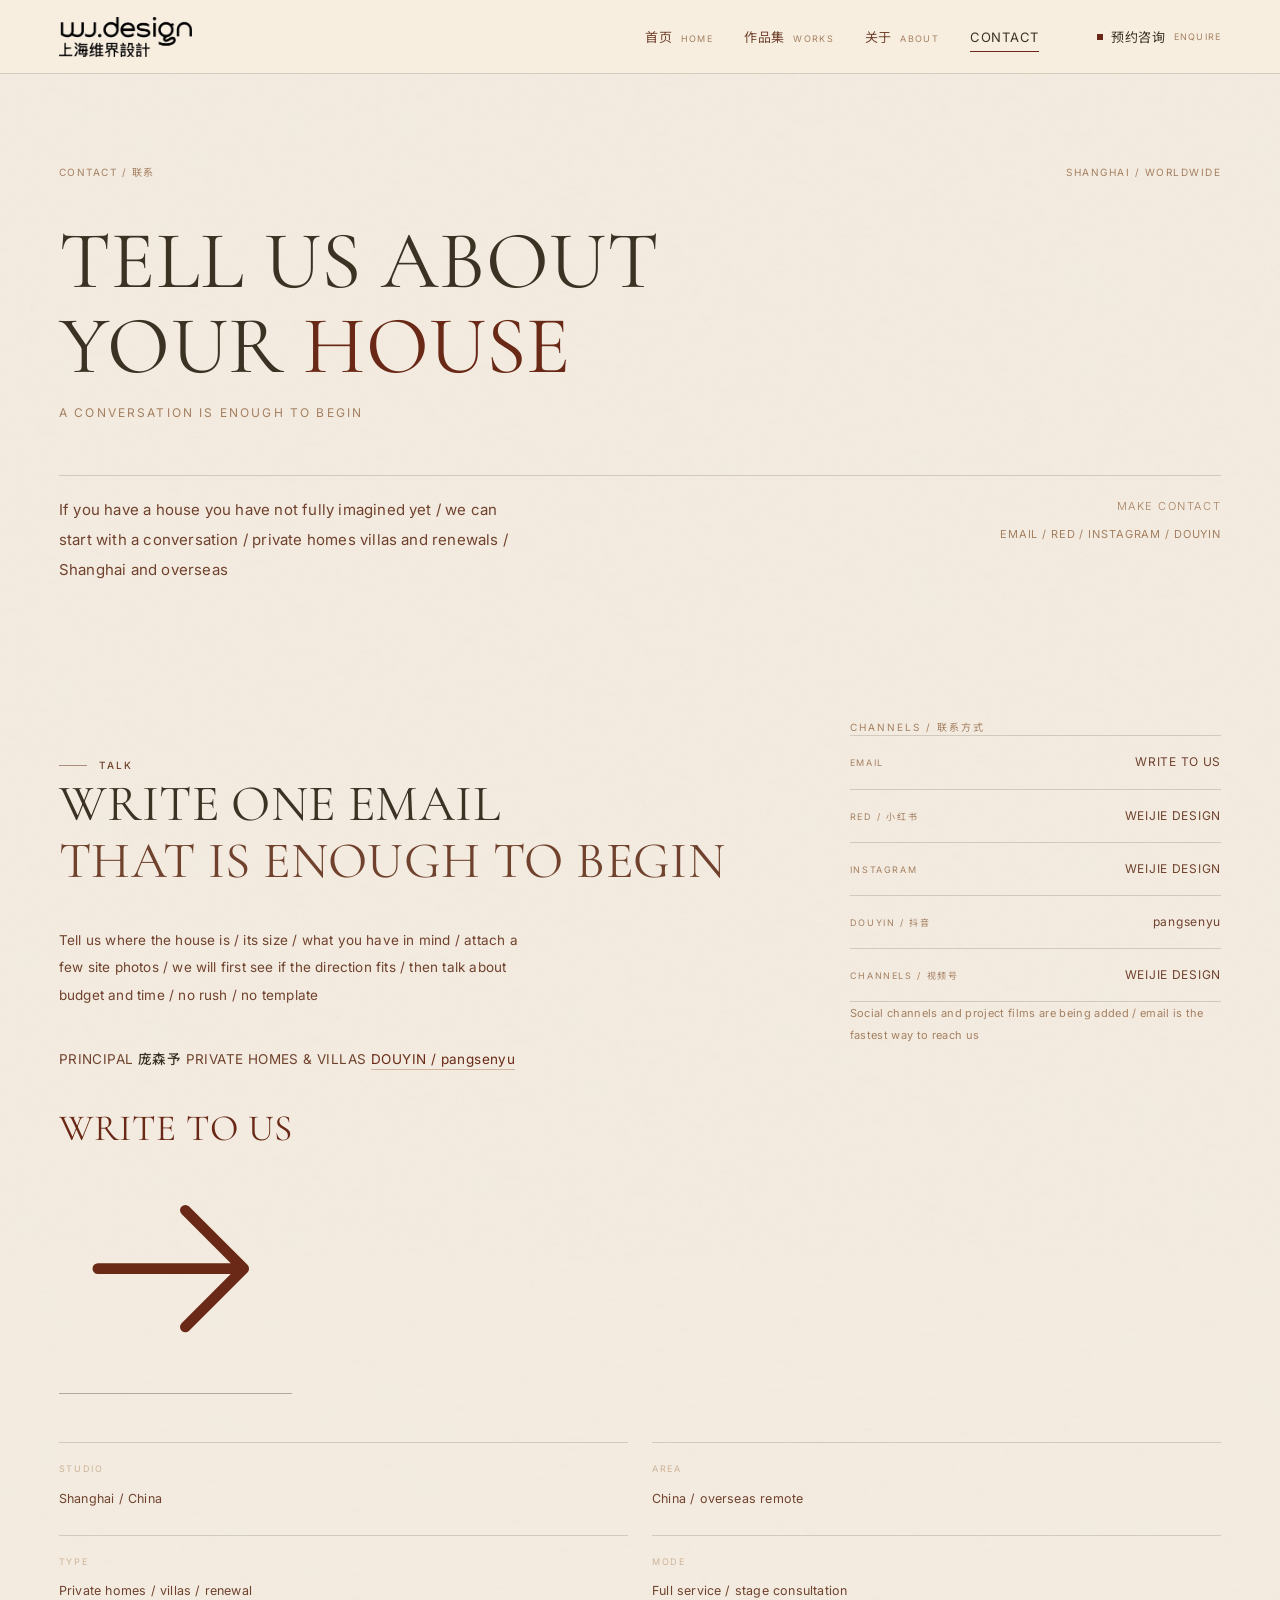
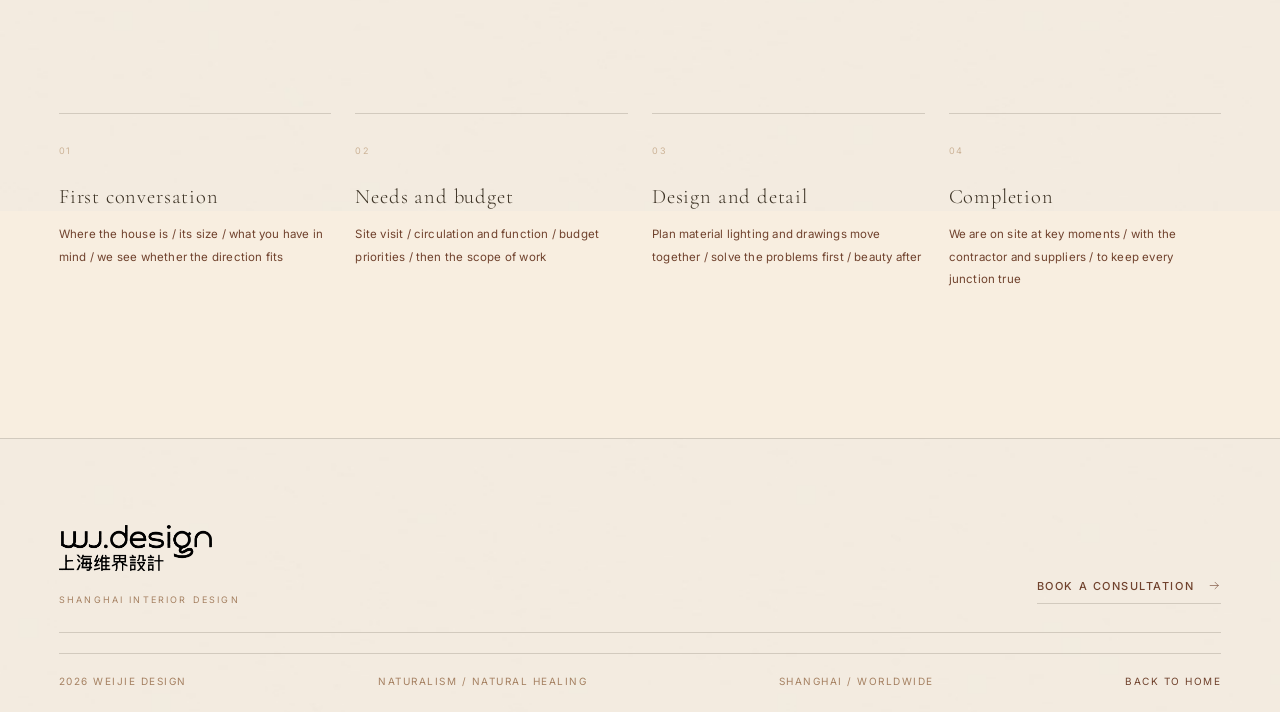
<file: contact.html>
<!DOCTYPE html>
<html lang="en">
<head>
<meta charset="UTF-8">
<script>document.documentElement.classList.add('js');</script>
<meta name="viewport" content="width=device-width, initial-scale=1">
<title>Contact · Weijie Design · Shanghai</title>
<meta name="description" content="Contact Weijie Design in Shanghai for private homes, villas and renewals. Email hello@weijie.design. Projects in China and overseas.">
<meta name="theme-color" content="#FAF7F1">
<meta property="og:title" content="Contact · Weijie Design · Shanghai">
<meta property="og:description" content="Contact Weijie Design in Shanghai for private homes, villas and renewals. Email hello@weijie.design. Projects in China and overseas.">
<meta property="og:type" content="website">
<link rel="icon" href="assets/img/favicon.png" type="image/png">
<link rel="apple-touch-icon" href="assets/img/apple-touch-icon.png">
<link rel="preconnect" href="https://fonts.googleapis.com">
<link rel="preconnect" href="https://fonts.gstatic.com" crossorigin>
<link href="https://fonts.googleapis.com/css2?family=Cormorant+Garamond:wght@300;400;500&family=Inter:wght@300;400;500;600&family=Noto+Sans+SC:wght@300;400;500&family=Noto+Serif+SC:wght@300;400;500&display=swap" rel="stylesheet">
<link rel="stylesheet" href="assets/css/main.css">
<link rel="stylesheet" href="assets/css/magazine.css">
</head>
<body class="contact-page">
<a class="skip-link" href="#main">SKIP TO CONTENT</a>
<div class="grain" aria-hidden="true"></div>
<header class="site-header" data-header>
  <a class="brand" href="index.html" aria-label="Weijie Design home">
    <img class="brand__logo" src="assets/img/logo.png" alt="wj.design 上海维界设计" width="1200" height="361" decoding="async">
  </a>
  <nav class="nav" aria-label="Main navigation">
    <a class="nav__link" href="index.html"><span class="nav__zh">首页</span><span class="nav__en">HOME</span></a>
    <a class="nav__link" href="works.html"><span class="nav__zh">作品集</span><span class="nav__en">WORKS</span></a>
    <a class="nav__link" href="about.html"><span class="nav__zh">关于</span><span class="nav__en">ABOUT</span></a>
    <a class="nav__link is-active" href="contact.html" aria-current="page">CONTACT</a>
  </nav>
  <a class="header__cta" href="contact.html"><span class="dot"></span><span class="cta__zh">预约咨询</span><span class="cta__en">ENQUIRE</span></a>
  <button class="menu-btn" type="button" data-menu-toggle aria-expanded="false" aria-controls="mobile-nav" aria-label="Open menu">
    <span></span><span></span>
  </button>
</header>
<div class="mobile-nav" id="mobile-nav" data-mobile-nav aria-hidden="true">
  <nav aria-label="Mobile navigation">
    <div class="mobile-nav__list">
      <a class="mobile-nav__link" href="index.html"><span class="m-zh">首页</span><span class="m-en">HOME</span></a>
      <a class="mobile-nav__link" href="works.html"><span class="m-zh">作品集</span><span class="m-en">WORKS</span></a>
      <a class="mobile-nav__link" href="about.html"><span class="m-zh">关于</span><span class="m-en">ABOUT</span></a>
      <a class="mobile-nav__link is-active" href="contact.html" aria-current="page">CONTACT<span>联系</span></a>
    </div>
  </nav>
  <div class="mobile-nav__meta">
    <span>SHANGHAI / CHINA</span>
    <span>NATURALISM / WABI SABI</span>
  </div>
</div>

<main id="main">
  <section class="page-hero contact-hero"><div class="container">
    <div class="page-hero__top"><span>CONTACT / 联系</span><span>SHANGHAI / WORLDWIDE</span></div>
    <h1 class="page-hero__title">TELL US ABOUT<br>YOUR <em>HOUSE</em></h1>
    <span class="page-hero__en">A CONVERSATION IS ENOUGH TO BEGIN</span>
    <div class="page-hero__bottom"><p class="page-hero__lead">If you have a house you have not fully imagined yet / we can start with a conversation / private homes villas and renewals / Shanghai and overseas</p><p class="page-hero__note"><span class="en">Make contact</span>EMAIL / RED / INSTAGRAM / DOUYIN</p></div>
  </div></section>

  <section class="section contact-intro"><div class="container">
    <div class="contact-intro__grid">
      <div class="contact-intro__main" data-reveal>
        <p class="eyebrow">TALK</p>
        <h2>WRITE ONE EMAIL<br><em>THAT IS ENOUGH TO BEGIN</em></h2>
        <p>Tell us where the house is / its size / what you have in mind / attach a few site photos / we will first see if the direction fits / then talk about budget and time / no rush / no template</p>
        <p class="contact-founder">PRINCIPAL <strong>庞森予</strong> PRIVATE HOMES & VILLAS <a href="https://www.douyin.com/search/pangsenyu" target="_blank" rel="noopener">DOUYIN / pangsenyu</a></p>
        <a class="contact-big-mail" href="mailto:hello@weijie.design">WRITE TO US <svg viewBox="0 0 24 24" fill="none" aria-hidden="true"><path d="M4 12h15M13 6l6 6-6 6" stroke="currentColor" stroke-width="1.1" stroke-linecap="round" stroke-linejoin="round"/></svg></a>
      </div>
      <aside class="contact-intro__aside" data-reveal style="--delay:100ms">
        <p class="small">CHANNELS / 联系方式</p>
        <div class="channels channels--light">
          <a class="channel" href="mailto:hello@weijie.design"><span>EMAIL</span><strong>WRITE TO US</strong></a>
          <div class="channel channel--static"><span>RED / 小红书</span><strong>WEIJIE DESIGN</strong></div>
          <div class="channel channel--static"><span>INSTAGRAM</span><strong>WEIJIE DESIGN</strong></div>
          <a class="channel" href="https://www.douyin.com/search/pangsenyu" target="_blank" rel="noopener" title="Search pangsenyu on Douyin"><span>DOUYIN / 抖音</span><strong>pangsenyu</strong></a>
          <div class="channel channel--static"><span>CHANNELS / 视频号</span><strong>WEIJIE DESIGN</strong></div>
        </div>
        <p class="contact-note">Social channels and project films are being added / email is the fastest way to reach us</p>
      </aside>
    </div>
    <div class="contact-items">
      <div class="contact-item" data-reveal><span>STUDIO</span><p>Shanghai / China</p></div>
      <div class="contact-item" data-reveal style="--delay:60ms"><span>AREA</span><p>China / overseas remote</p></div>
      <div class="contact-item" data-reveal style="--delay:120ms"><span>TYPE</span><p>Private homes / villas / renewal</p></div>
      <div class="contact-item" data-reveal style="--delay:180ms"><span>MODE</span><p>Full service / stage consultation</p></div>
    </div>
    <div class="process">
      <div class="process__step" data-reveal><span class="num">01</span><h3>First conversation</h3><p>Where the house is / its size / what you have in mind / we see whether the direction fits</p></div>
      <div class="process__step" data-reveal style="--delay:60ms"><span class="num">02</span><h3>Needs and budget</h3><p>Site visit / circulation and function / budget priorities / then the scope of work</p></div>
      <div class="process__step" data-reveal style="--delay:120ms"><span class="num">03</span><h3>Design and detail</h3><p>Plan material lighting and drawings move together / solve the problems first / beauty after</p></div>
      <div class="process__step" data-reveal style="--delay:180ms"><span class="num">04</span><h3>Completion</h3><p>We are on site at key moments / with the contractor and suppliers / to keep every junction true</p></div>
    </div>
  </div></section>
</main>

<footer class="footer">
  <div class="container">
    <div class="footer__top">
      <div class="footer__brand">
        <img class="footer__logo" src="assets/img/logo.png" alt="wj.design 上海维界设计" width="1200" height="361" loading="lazy" decoding="async">
        <span>SHANGHAI INTERIOR DESIGN</span>
      </div>
      <a class="link-arrow" href="contact.html">BOOK A CONSULTATION <svg viewBox="0 0 24 24" fill="none" aria-hidden="true"><path d="M4 12h15M13 6l6 6-6 6" stroke="currentColor" stroke-width="1.1" stroke-linecap="round" stroke-linejoin="round"/></svg></a>
    </div>
    <div class="footer__base">
      <span><span data-year>2026</span> WEIJIE DESIGN</span>
      <span>NATURALISM / NATURAL HEALING</span>
      <span>SHANGHAI / WORLDWIDE</span>
      <a href="index.html">BACK TO HOME</a>
    </div>
  </div>
</footer>
<script src="assets/js/main.js" defer></script>
</body>
</html>
</file>
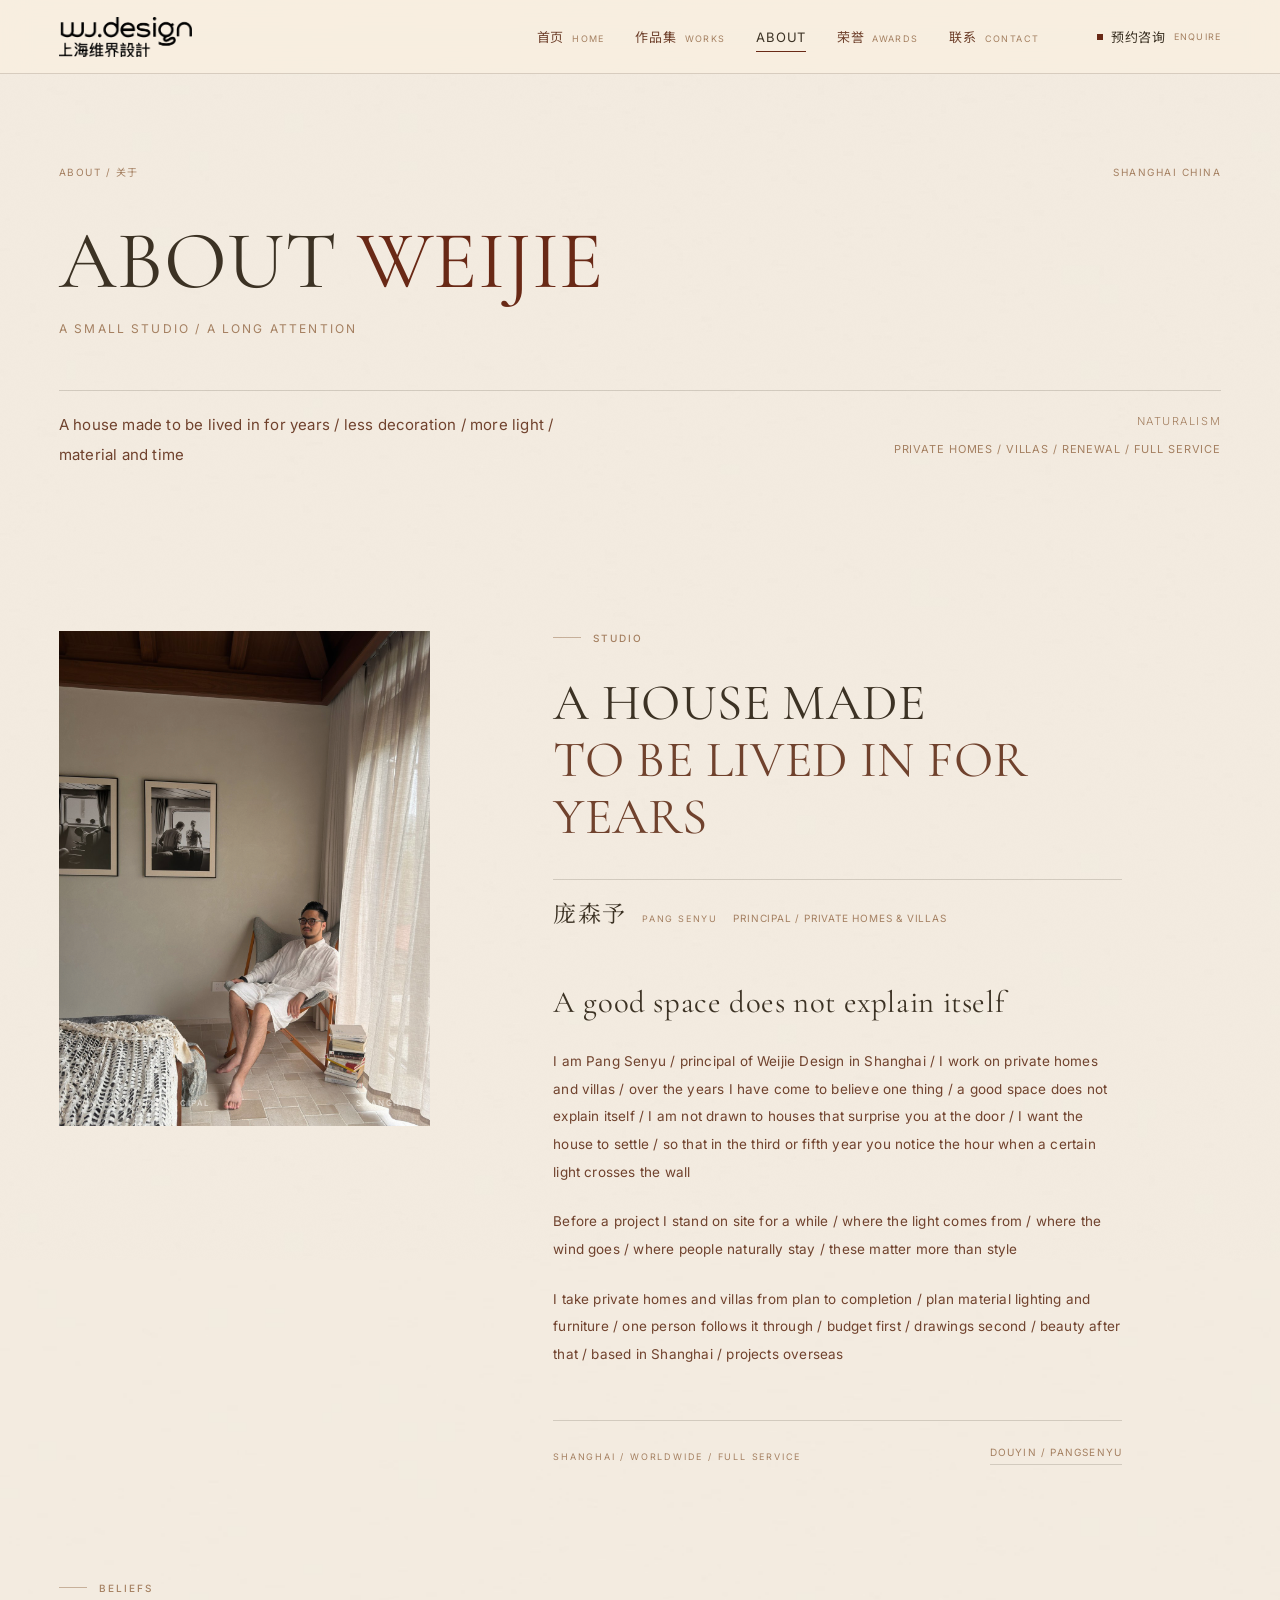
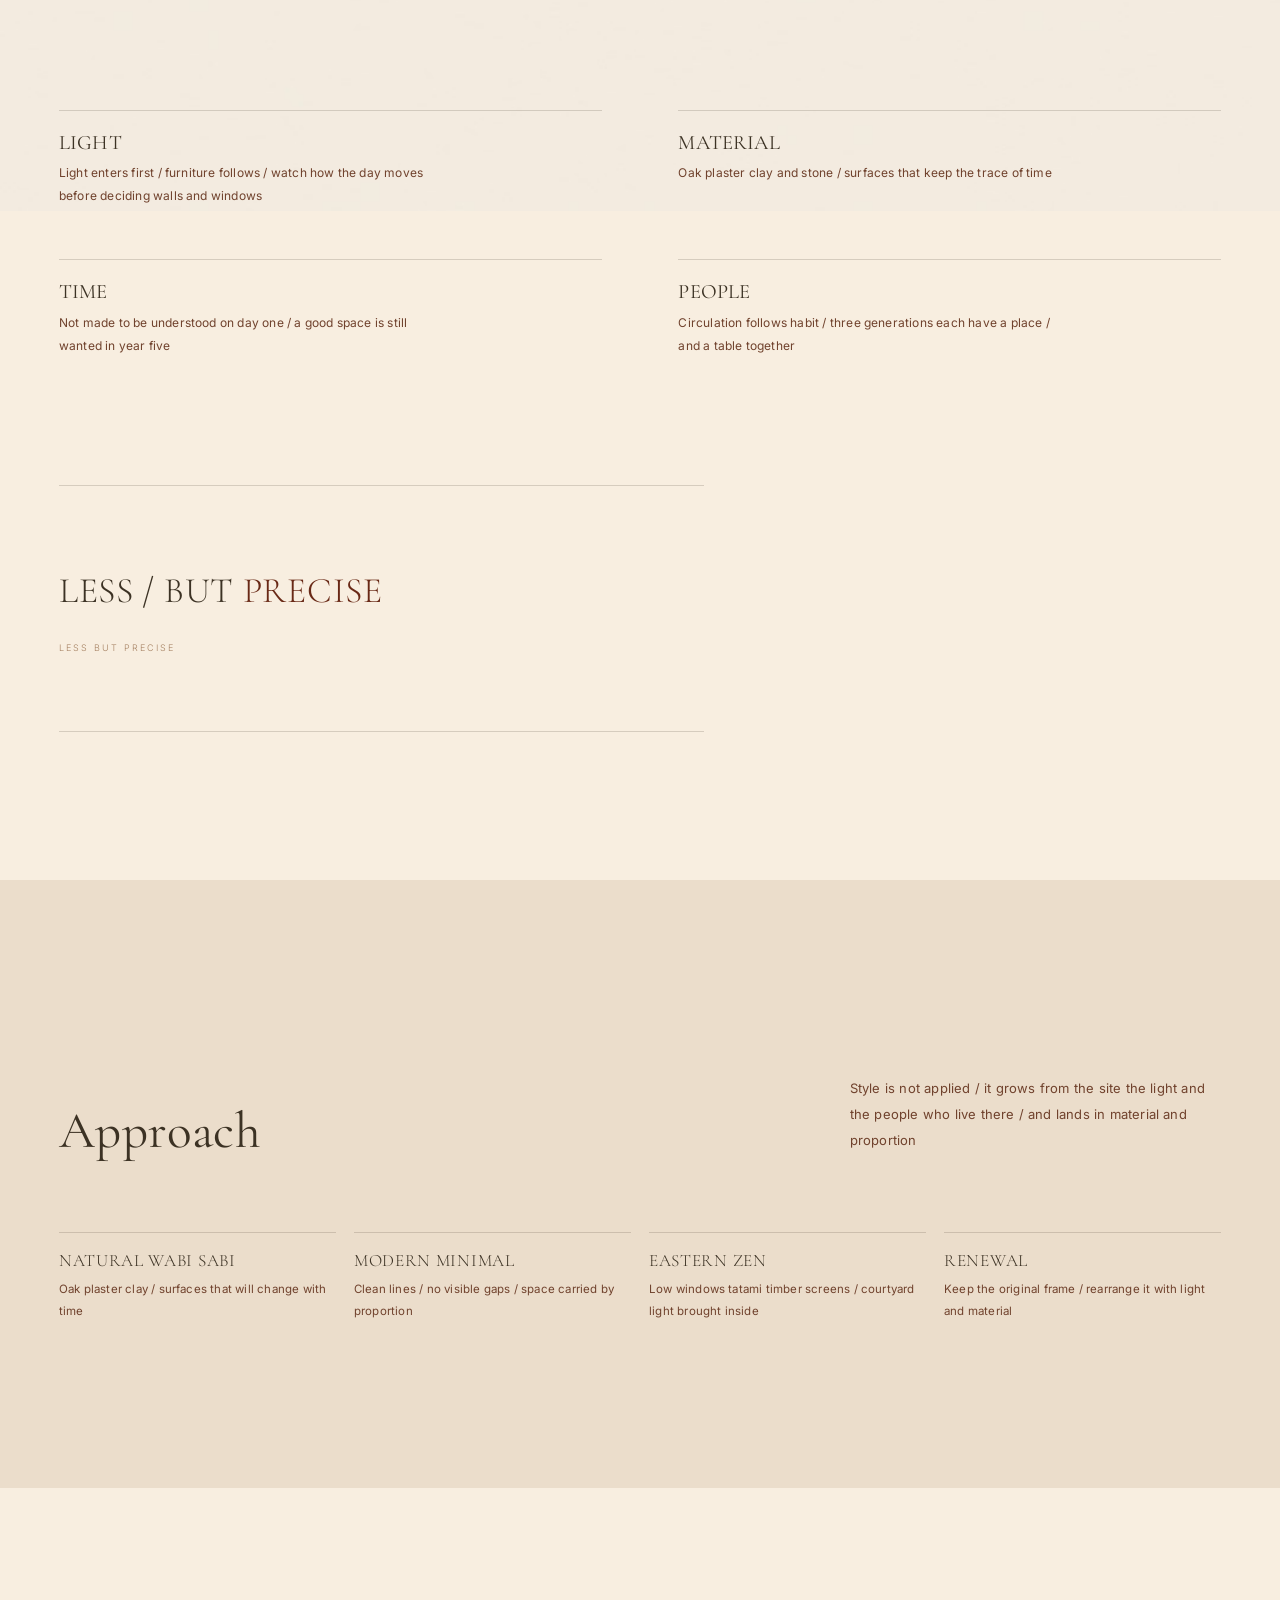
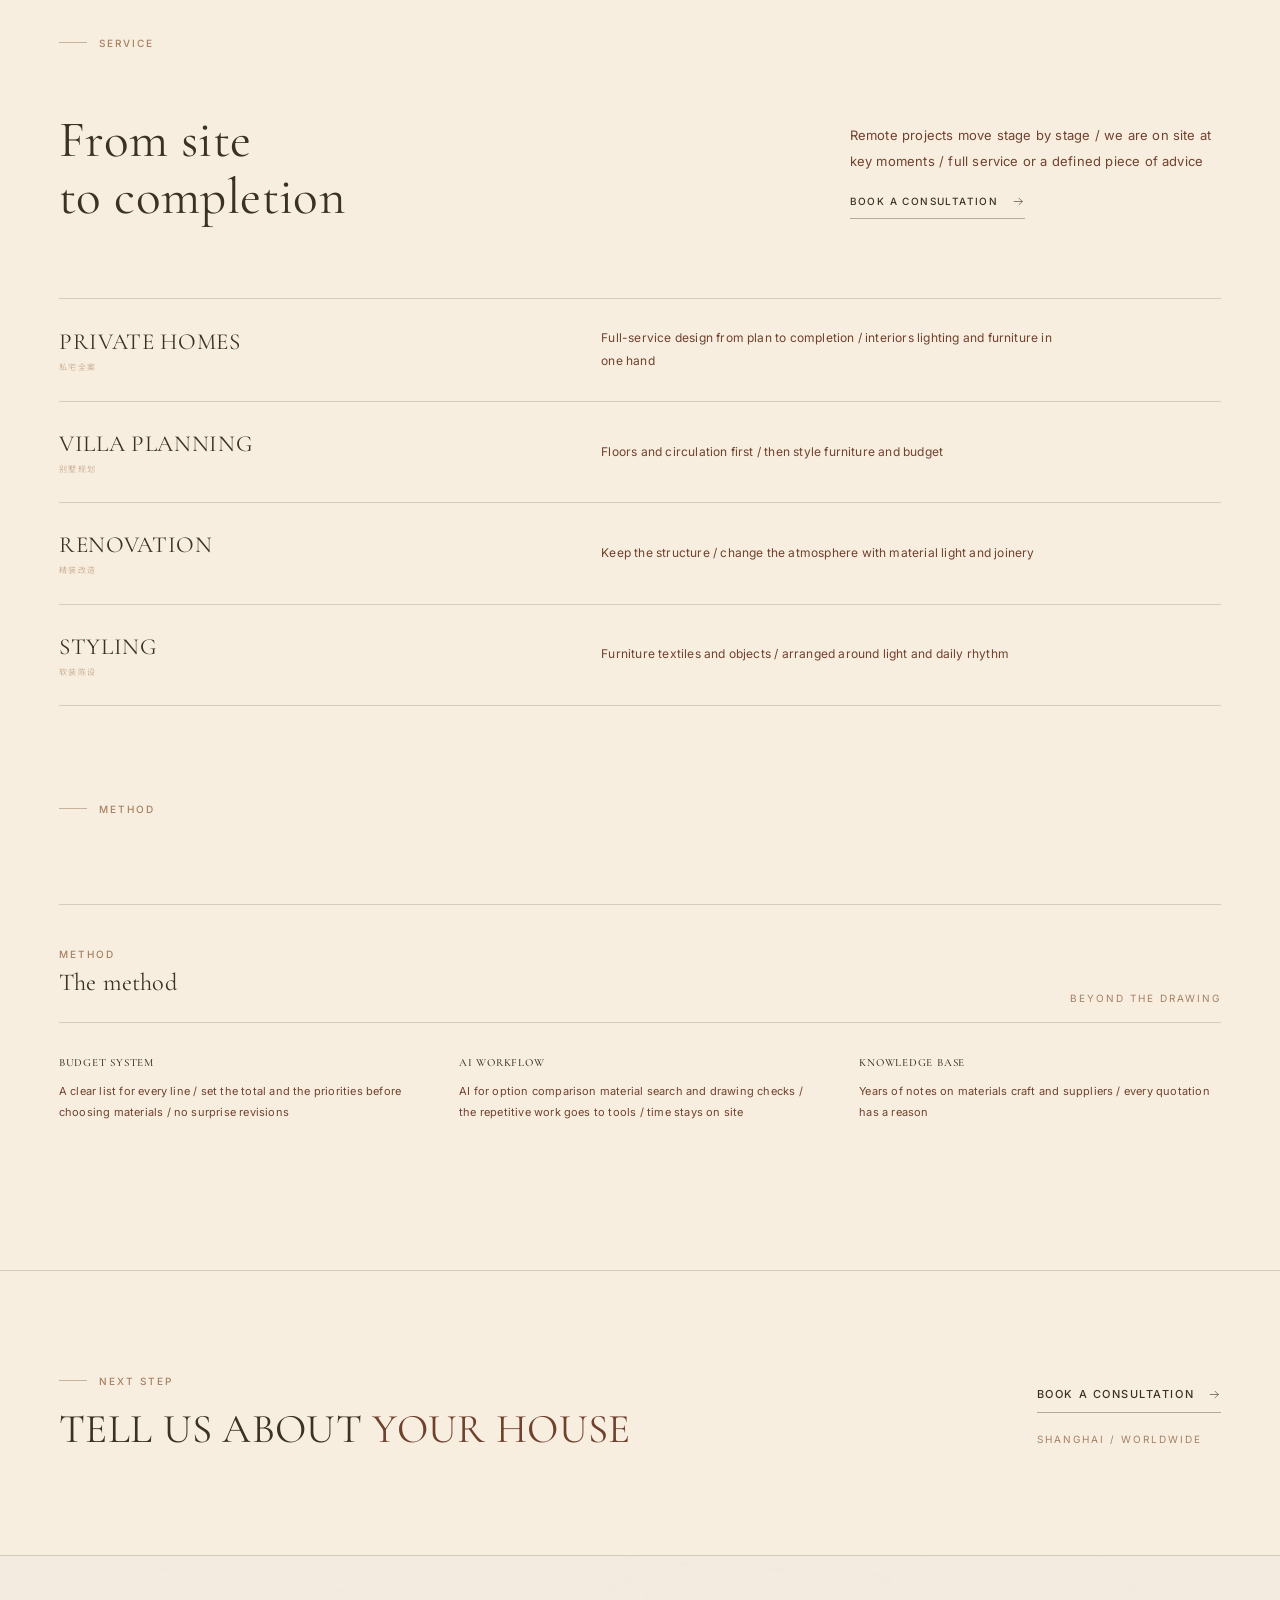
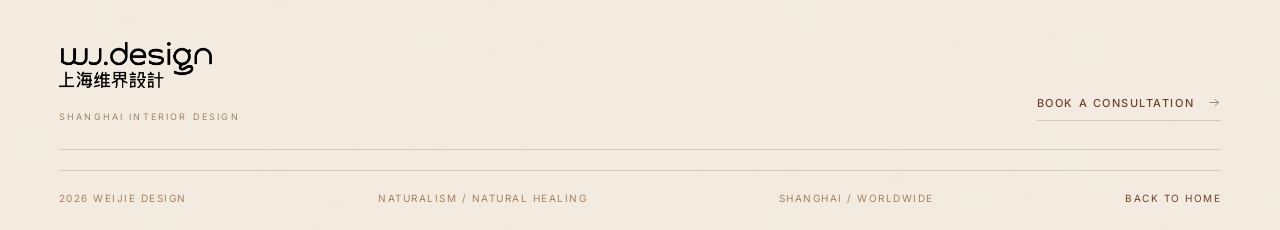
<file: founder.html>
<!DOCTYPE html>
<html lang="zh-CN">
<head>
<meta charset="UTF-8">
<meta name="viewport" content="width=device-width, initial-scale=1">
<title>主理人 · 上海维界设计</title>
<link rel="canonical" href="about.html">
<meta name="robots" content="noindex,follow">
<meta http-equiv="refresh" content="0;url=about.html">
<script>location.replace('about.html');</script>
<style>html,body{margin:0;background:#F0EAE1;color:#1D1815}body{font-family:Inter,"Noto Sans SC",sans-serif;display:grid;place-items:center;min-height:100vh}p{font-size:13px;letter-spacing:.06em} a{color:#8C4C24}</style>
</head>
<body><p>主理人简介已合并到关于页 <a href="about.html">前往关于</a></p></body>
</html>
</file>
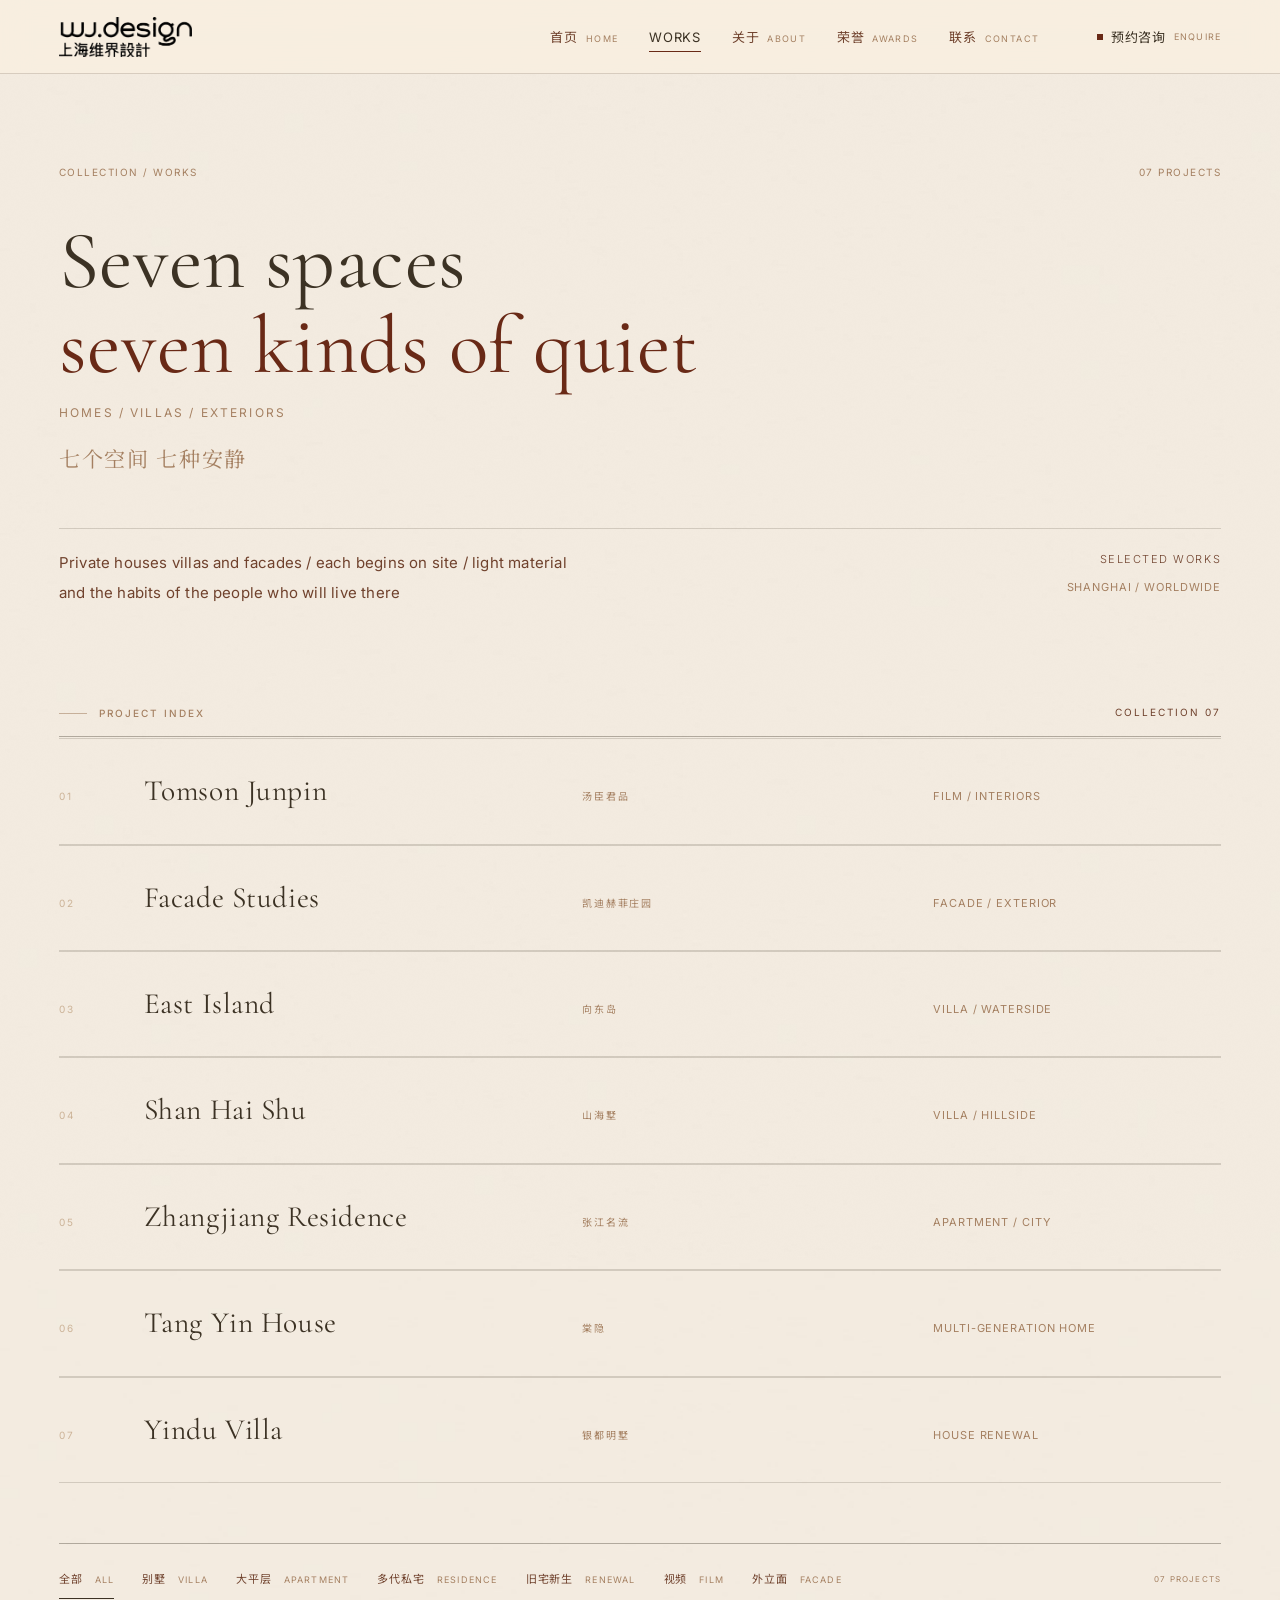
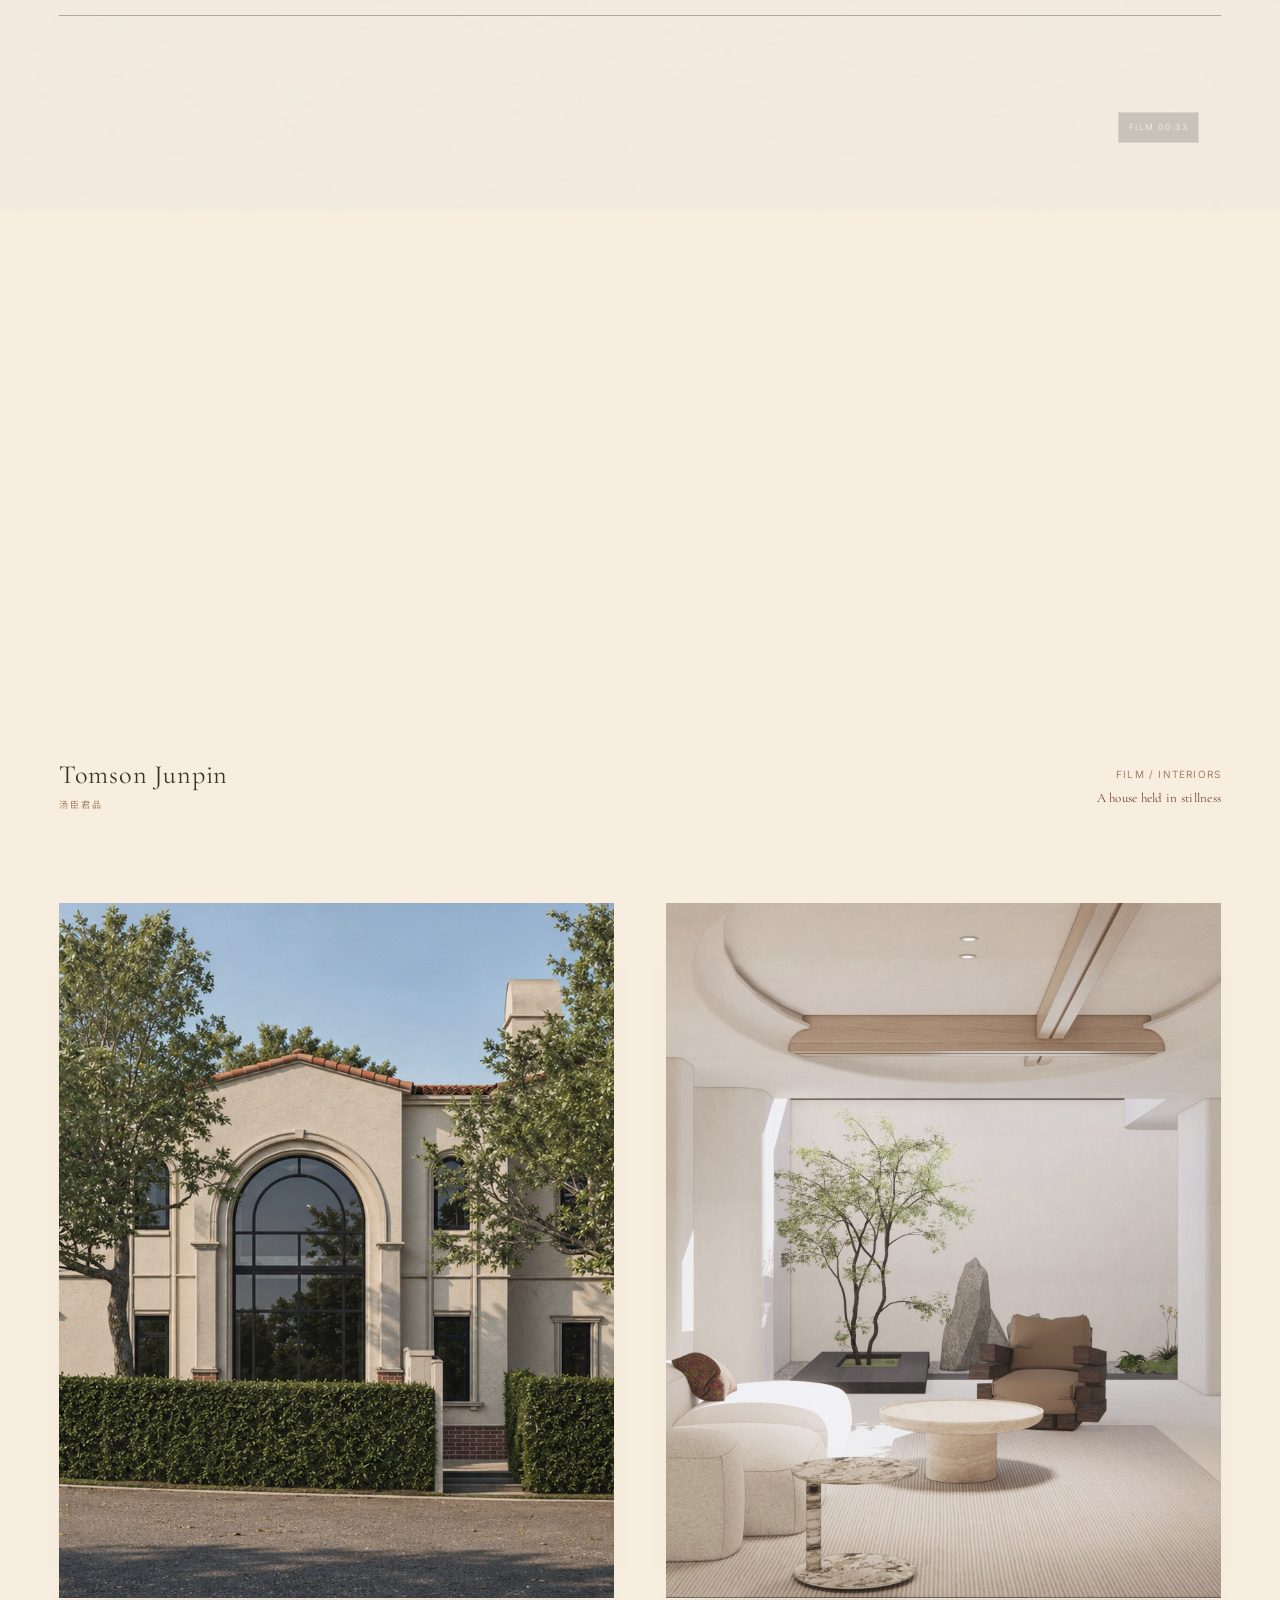
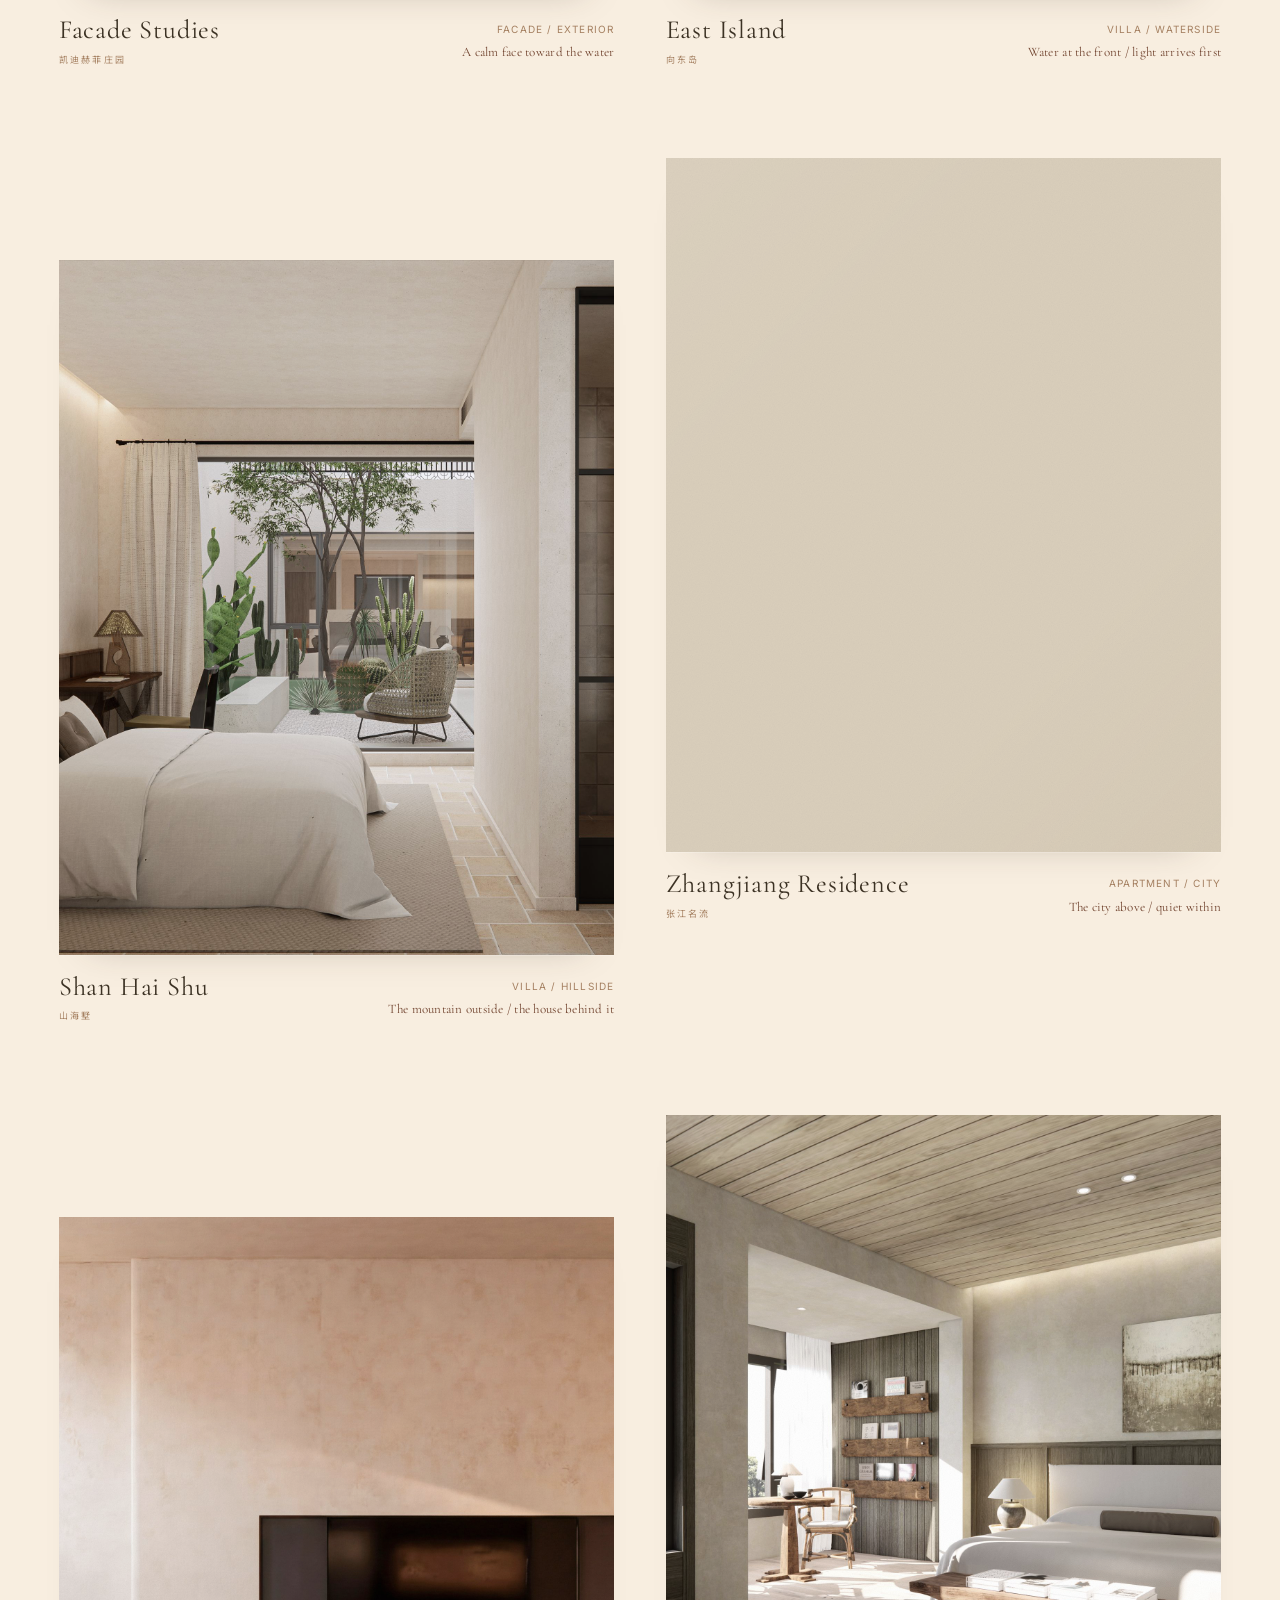
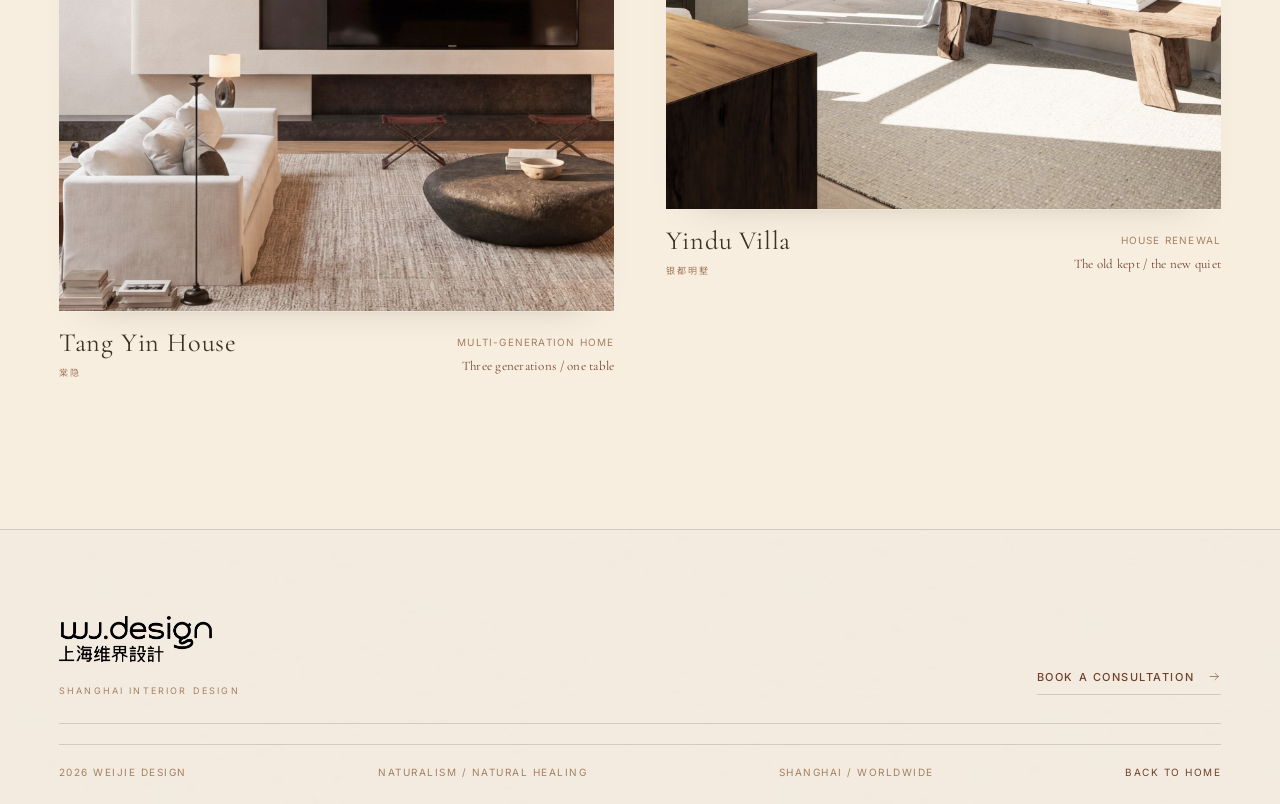
<file: works.html>
<!DOCTYPE html>
<html lang="en">
<head>
<meta charset="UTF-8">
<script>document.documentElement.classList.add('js');</script>
<meta name="viewport" content="width=device-width, initial-scale=1">
<title>Works · Weijie Design</title>
<meta name="description" content="Selected works by Weijie Design: private houses villas facades and a film from Shanghai">
<meta name="theme-color" content="#FAF7F1">
<meta property="og:title" content="Works · Weijie Design">
<meta property="og:description" content="Selected works by Weijie Design: private houses villas facades and a film from Shanghai">
<meta property="og:type" content="website">
<link rel="icon" href="assets/img/favicon.png" type="image/png">
<link rel="apple-touch-icon" href="assets/img/apple-touch-icon.png">
<link rel="preconnect" href="https://fonts.googleapis.com">
<link rel="preconnect" href="https://fonts.gstatic.com" crossorigin>
<link href="https://fonts.googleapis.com/css2?family=Cormorant+Garamond:wght@300;400;500&family=Inter:wght@300;400;500;600&family=Noto+Sans+SC:wght@300;400;500&family=Noto+Serif+SC:wght@300;400;500&display=swap" rel="stylesheet">
<link rel="stylesheet" href="assets/css/main.css">
<link rel="stylesheet" href="assets/css/magazine.css">
</head>
<body class="works-page">
<a class="skip-link" href="#main">SKIP TO CONTENT</a>
<div class="grain" aria-hidden="true"></div>
<header class="site-header" data-header>
  <a class="brand" href="index.html" aria-label="Weijie Design home">
    <img class="brand__logo" src="assets/img/logo.png" alt="wj.design 上海维界设计" width="1200" height="361" decoding="async">
  </a>
  <nav class="nav" aria-label="Main navigation">
    <a class="nav__link" href="index.html"><span class="nav__zh">首页</span><span class="nav__en">HOME</span></a>
    <a class="nav__link is-active" href="works.html" aria-current="page">WORKS</a>
    <a class="nav__link" href="about.html"><span class="nav__zh">关于</span><span class="nav__en">ABOUT</span></a>
    <a class="nav__link" href="awards.html"><span class="nav__zh">荣誉</span><span class="nav__en">AWARDS</span></a>
    <a class="nav__link" href="contact.html"><span class="nav__zh">联系</span><span class="nav__en">CONTACT</span></a>
  </nav>
  <a class="header__cta" href="contact.html"><span class="dot"></span><span class="cta__zh">预约咨询</span><span class="cta__en">ENQUIRE</span></a>
  <button class="menu-btn" type="button" data-menu-toggle aria-expanded="false" aria-controls="mobile-nav" aria-label="Open menu">
    <span></span><span></span>
  </button>
</header>
<div class="mobile-nav" id="mobile-nav" data-mobile-nav aria-hidden="true">
  <nav aria-label="Mobile navigation">
    <div class="mobile-nav__list">
      <a class="mobile-nav__link" href="index.html"><span class="m-zh">首页</span><span class="m-en">HOME</span></a>
      <a class="mobile-nav__link is-active" href="works.html" aria-current="page">WORKS<span>作品集</span></a>
      <a class="mobile-nav__link" href="about.html"><span class="m-zh">关于</span><span class="m-en">ABOUT</span></a>
      <a class="mobile-nav__link" href="awards.html"><span class="m-zh">荣誉</span><span class="m-en">AWARDS</span></a>
      <a class="mobile-nav__link" href="contact.html"><span class="m-zh">联系</span><span class="m-en">CONTACT</span></a>
    </div>
  </nav>
  <div class="mobile-nav__meta">
    <span>SHANGHAI / CHINA</span>
    <span>NATURALISM / WABI SABI</span>
  </div>
</div>

<main id="main">
  <section class="page-hero">
    <div class="container">
      <div class="page-hero__top"><span>COLLECTION / WORKS</span><span>07 PROJECTS</span></div>
      <h1 class="page-hero__title">Seven spaces <br><em>seven kinds of quiet</em></h1>
      <span class="page-hero__en">HOMES / VILLAS / EXTERIORS</span>
      <span class="page-hero__zh">七个空间 七种安静</span>
      <div class="page-hero__bottom"><p class="page-hero__lead">Private houses villas and facades / each begins on site / light material and the habits of the people who will live there</p><p class="page-hero__note"><span class="en">Selected works</span>Shanghai / Worldwide</p></div>
    </div>
  </section>

  <section class="section works-index">
    <div class="container">
      <h2 class="sr-only">Works index</h2>
      <div class="project-index" data-reveal>
        <div class="project-index__head"><p class="eyebrow">PROJECT INDEX</p><span class="small">COLLECTION 07</span></div>
        <ol class="project-index__list">
<!-- BUILD:INDEX_START -->
<li><a class="project-index__row" href="projects/tomson-junpin.html"><span class="project-index__num">01</span><span class="project-index__name">Tomson Junpin</span><span class="project-index__en">汤臣君品</span><span class="project-index__type">Film / Interiors</span><span class="project-index__arrow" aria-hidden="true"> </span></a></li>
<li><a class="project-index__row" href="projects/facade-studies.html"><span class="project-index__num">02</span><span class="project-index__name">Facade Studies</span><span class="project-index__en">凯迪赫菲庄园</span><span class="project-index__type">Facade / Exterior</span><span class="project-index__arrow" aria-hidden="true"> </span></a></li>
<li><a class="project-index__row" href="projects/xiangdongdao.html"><span class="project-index__num">03</span><span class="project-index__name">East Island</span><span class="project-index__en">向东岛</span><span class="project-index__type">Villa / Waterside</span><span class="project-index__arrow" aria-hidden="true"> </span></a></li>
<li><a class="project-index__row" href="projects/shanhaishu.html"><span class="project-index__num">04</span><span class="project-index__name">Shan Hai Shu</span><span class="project-index__en">山海墅</span><span class="project-index__type">Villa / Hillside</span><span class="project-index__arrow" aria-hidden="true"> </span></a></li>
<li><a class="project-index__row" href="projects/zhangjiangmingliu.html"><span class="project-index__num">05</span><span class="project-index__name">Zhangjiang Residence</span><span class="project-index__en">张江名流</span><span class="project-index__type">Apartment / City</span><span class="project-index__arrow" aria-hidden="true"> </span></a></li>
<li><a class="project-index__row" href="projects/tangyin.html"><span class="project-index__num">06</span><span class="project-index__name">Tang Yin House</span><span class="project-index__en">棠隐</span><span class="project-index__type">Multi-generation home</span><span class="project-index__arrow" aria-hidden="true"> </span></a></li>
<li><a class="project-index__row" href="projects/yindumingshu.html"><span class="project-index__num">07</span><span class="project-index__name">Yindu Villa</span><span class="project-index__en">银都明墅</span><span class="project-index__type">House renewal</span><span class="project-index__arrow" aria-hidden="true"> </span></a></li>
<!-- BUILD:INDEX_END -->
</ol>
      </div>
      <div class="filters" role="group" aria-label="Filter works by type">
        <button class="filter is-active" type="button" data-filter="all" aria-pressed="true"><span class="filter__zh">全部</span><span class="filter__en">ALL</span></button>
        <button class="filter" type="button" data-filter="villa" aria-pressed="false"><span class="filter__zh">别墅</span><span class="filter__en">VILLA</span></button>
        <button class="filter" type="button" data-filter="apartment" aria-pressed="false"><span class="filter__zh">大平层</span><span class="filter__en">APARTMENT</span></button>
        <button class="filter" type="button" data-filter="residence" aria-pressed="false"><span class="filter__zh">多代私宅</span><span class="filter__en">RESIDENCE</span></button>
        <button class="filter" type="button" data-filter="renewal" aria-pressed="false"><span class="filter__zh">旧宅新生</span><span class="filter__en">RENEWAL</span></button>
        <button class="filter" type="button" data-filter="film" aria-pressed="false"><span class="filter__zh">视频</span><span class="filter__en">FILM</span></button>
        <button class="filter" type="button" data-filter="facade" aria-pressed="false"><span class="filter__zh">外立面</span><span class="filter__en">FACADE</span></button>
        <span class="filters__count" data-works-count>07 PROJECTS</span>
      </div>
      <div class="works-list">
<!-- BUILD:WORKS_START -->
<a class="work work--film" href="projects/tomson-junpin.html" data-category="film" data-reveal style="--delay:0ms" aria-label="View project: Tomson Junpin">
  <div class="media work__media ratio-4-5">
    <video class="media__photo work__video" autoplay muted loop playsinline preload="metadata" poster="assets/img/projects/tomsonjunpin/detail-cover.jpg" aria-hidden="true"><source src="assets/video/tomson-junpin-loop.mp4" type="video/mp4"></video><span class="work__kind">FILM 00:33</span>
    <span class="work__num">01</span>
    <span class="work__veil" aria-hidden="true"></span>
    <span class="work__hover">VIEW PROJECT <svg viewBox="0 0 24 24" fill="none" aria-hidden="true"><path d="M4 12h15M13 6l6 6-6 6" stroke="currentColor" stroke-width="1.1" stroke-linecap="round" stroke-linejoin="round"/></svg></span>
  </div>
  <div class="work__info"><div><h3 class="work__title">Tomson Junpin</h3><p class="work__en">汤臣君品</p></div><div class="work__meta"><span>Film / Interiors</span><span class="work__line">A house held in stillness</span></div></div>
</a>
<a class="work" href="projects/facade-studies.html" data-category="facade" data-reveal style="--delay:0ms" aria-label="View project: Facade Studies">
  <div class="media work__media ratio-4-5">
    <img class="media__photo" src="assets/img/projects/facade/cover.jpg" alt="Facade Studies project cover" width="1600" height="2000" loading="lazy" decoding="async">
    <span class="work__num">02</span>
    <span class="work__veil" aria-hidden="true"></span>
    <span class="work__hover">VIEW PROJECT <svg viewBox="0 0 24 24" fill="none" aria-hidden="true"><path d="M4 12h15M13 6l6 6-6 6" stroke="currentColor" stroke-width="1.1" stroke-linecap="round" stroke-linejoin="round"/></svg></span>
  </div>
  <div class="work__info"><div><h3 class="work__title">Facade Studies</h3><p class="work__en">凯迪赫菲庄园</p></div><div class="work__meta"><span>Facade / Exterior</span><span class="work__line">A calm face toward the water</span></div></div>
</a>
<a class="work" href="projects/xiangdongdao.html" data-category="villa" data-reveal style="--delay:0ms" aria-label="View project: East Island">
  <div class="media work__media ratio-4-5">
    <img class="media__photo" src="assets/img/projects/xiangdongdao/cover.jpg" alt="East Island project cover" width="1600" height="2000" loading="lazy" decoding="async">
    <span class="work__num">03</span>
    <span class="work__veil" aria-hidden="true"></span>
    <span class="work__hover">VIEW PROJECT <svg viewBox="0 0 24 24" fill="none" aria-hidden="true"><path d="M4 12h15M13 6l6 6-6 6" stroke="currentColor" stroke-width="1.1" stroke-linecap="round" stroke-linejoin="round"/></svg></span>
  </div>
  <div class="work__info"><div><h3 class="work__title">East Island</h3><p class="work__en">向东岛</p></div><div class="work__meta"><span>Villa / Waterside</span><span class="work__line">Water at the front / light arrives first</span></div></div>
</a>
<a class="work" href="projects/shanhaishu.html" data-category="villa" data-reveal style="--delay:0ms" aria-label="View project: Shan Hai Shu">
  <div class="media work__media ratio-4-5">
    <img class="media__photo" src="assets/img/projects/shanhaishu/cover.jpg" alt="Shan Hai Shu project cover" width="1600" height="2000" loading="lazy" decoding="async">
    <span class="work__num">04</span>
    <span class="work__veil" aria-hidden="true"></span>
    <span class="work__hover">VIEW PROJECT <svg viewBox="0 0 24 24" fill="none" aria-hidden="true"><path d="M4 12h15M13 6l6 6-6 6" stroke="currentColor" stroke-width="1.1" stroke-linecap="round" stroke-linejoin="round"/></svg></span>
  </div>
  <div class="work__info"><div><h3 class="work__title">Shan Hai Shu</h3><p class="work__en">山海墅</p></div><div class="work__meta"><span>Villa / Hillside</span><span class="work__line">The mountain outside / the house behind it</span></div></div>
</a>
<a class="work" href="projects/zhangjiangmingliu.html" data-category="apartment" data-reveal style="--delay:0ms" aria-label="View project: Zhangjiang Residence">
  <div class="media work__media ratio-4-5">
    <img class="media__photo" src="assets/img/projects/zhangjiangmingliu/cover.jpg" alt="Zhangjiang Residence project cover" width="1600" height="2000" loading="lazy" decoding="async">
    <span class="work__num">05</span>
    <span class="work__veil" aria-hidden="true"></span>
    <span class="work__hover">VIEW PROJECT <svg viewBox="0 0 24 24" fill="none" aria-hidden="true"><path d="M4 12h15M13 6l6 6-6 6" stroke="currentColor" stroke-width="1.1" stroke-linecap="round" stroke-linejoin="round"/></svg></span>
  </div>
  <div class="work__info"><div><h3 class="work__title">Zhangjiang Residence</h3><p class="work__en">张江名流</p></div><div class="work__meta"><span>Apartment / City</span><span class="work__line">The city above / quiet within</span></div></div>
</a>
<a class="work" href="projects/tangyin.html" data-category="residence" data-reveal style="--delay:0ms" aria-label="View project: Tang Yin House">
  <div class="media work__media ratio-4-5">
    <img class="media__photo" src="assets/img/projects/tangyin/cover.jpg" alt="Tang Yin House project cover" width="1600" height="2000" loading="lazy" decoding="async">
    <span class="work__num">06</span>
    <span class="work__veil" aria-hidden="true"></span>
    <span class="work__hover">VIEW PROJECT <svg viewBox="0 0 24 24" fill="none" aria-hidden="true"><path d="M4 12h15M13 6l6 6-6 6" stroke="currentColor" stroke-width="1.1" stroke-linecap="round" stroke-linejoin="round"/></svg></span>
  </div>
  <div class="work__info"><div><h3 class="work__title">Tang Yin House</h3><p class="work__en">棠隐</p></div><div class="work__meta"><span>Multi-generation home</span><span class="work__line">Three generations / one table</span></div></div>
</a>
<a class="work" href="projects/yindumingshu.html" data-category="renewal" data-reveal style="--delay:0ms" aria-label="View project: Yindu Villa">
  <div class="media work__media ratio-4-5">
    <img class="media__photo" src="assets/img/projects/yindumingshu/cover.jpg" alt="Yindu Villa project cover" width="1600" height="2000" loading="lazy" decoding="async">
    <span class="work__num">07</span>
    <span class="work__veil" aria-hidden="true"></span>
    <span class="work__hover">VIEW PROJECT <svg viewBox="0 0 24 24" fill="none" aria-hidden="true"><path d="M4 12h15M13 6l6 6-6 6" stroke="currentColor" stroke-width="1.1" stroke-linecap="round" stroke-linejoin="round"/></svg></span>
  </div>
  <div class="work__info"><div><h3 class="work__title">Yindu Villa</h3><p class="work__en">银都明墅</p></div><div class="work__meta"><span>House renewal</span><span class="work__line">The old kept / the new quiet</span></div></div>
</a>
<!-- BUILD:WORKS_END -->
</div>
    </div>
  </section>

  <footer class="footer">
  <div class="container">
    <div class="footer__top">
      <div class="footer__brand">
        <img class="footer__logo" src="assets/img/logo.png" alt="wj.design 上海维界设计" width="1200" height="361" loading="lazy" decoding="async">
        <span>SHANGHAI INTERIOR DESIGN</span>
      </div>
      <a class="link-arrow" href="contact.html">BOOK A CONSULTATION <svg viewBox="0 0 24 24" fill="none" aria-hidden="true"><path d="M4 12h15M13 6l6 6-6 6" stroke="currentColor" stroke-width="1.1" stroke-linecap="round" stroke-linejoin="round"/></svg></a>
    </div>
    <div class="footer__base">
      <span><span data-year>2026</span> WEIJIE DESIGN</span>
      <span>NATURALISM / NATURAL HEALING</span>
      <span>SHANGHAI / WORLDWIDE</span>
      <a href="index.html">BACK TO HOME</a>
    </div>
  </div>
</footer>
<script src="assets/js/main.js" defer></script>
</body>
</html>
</file>
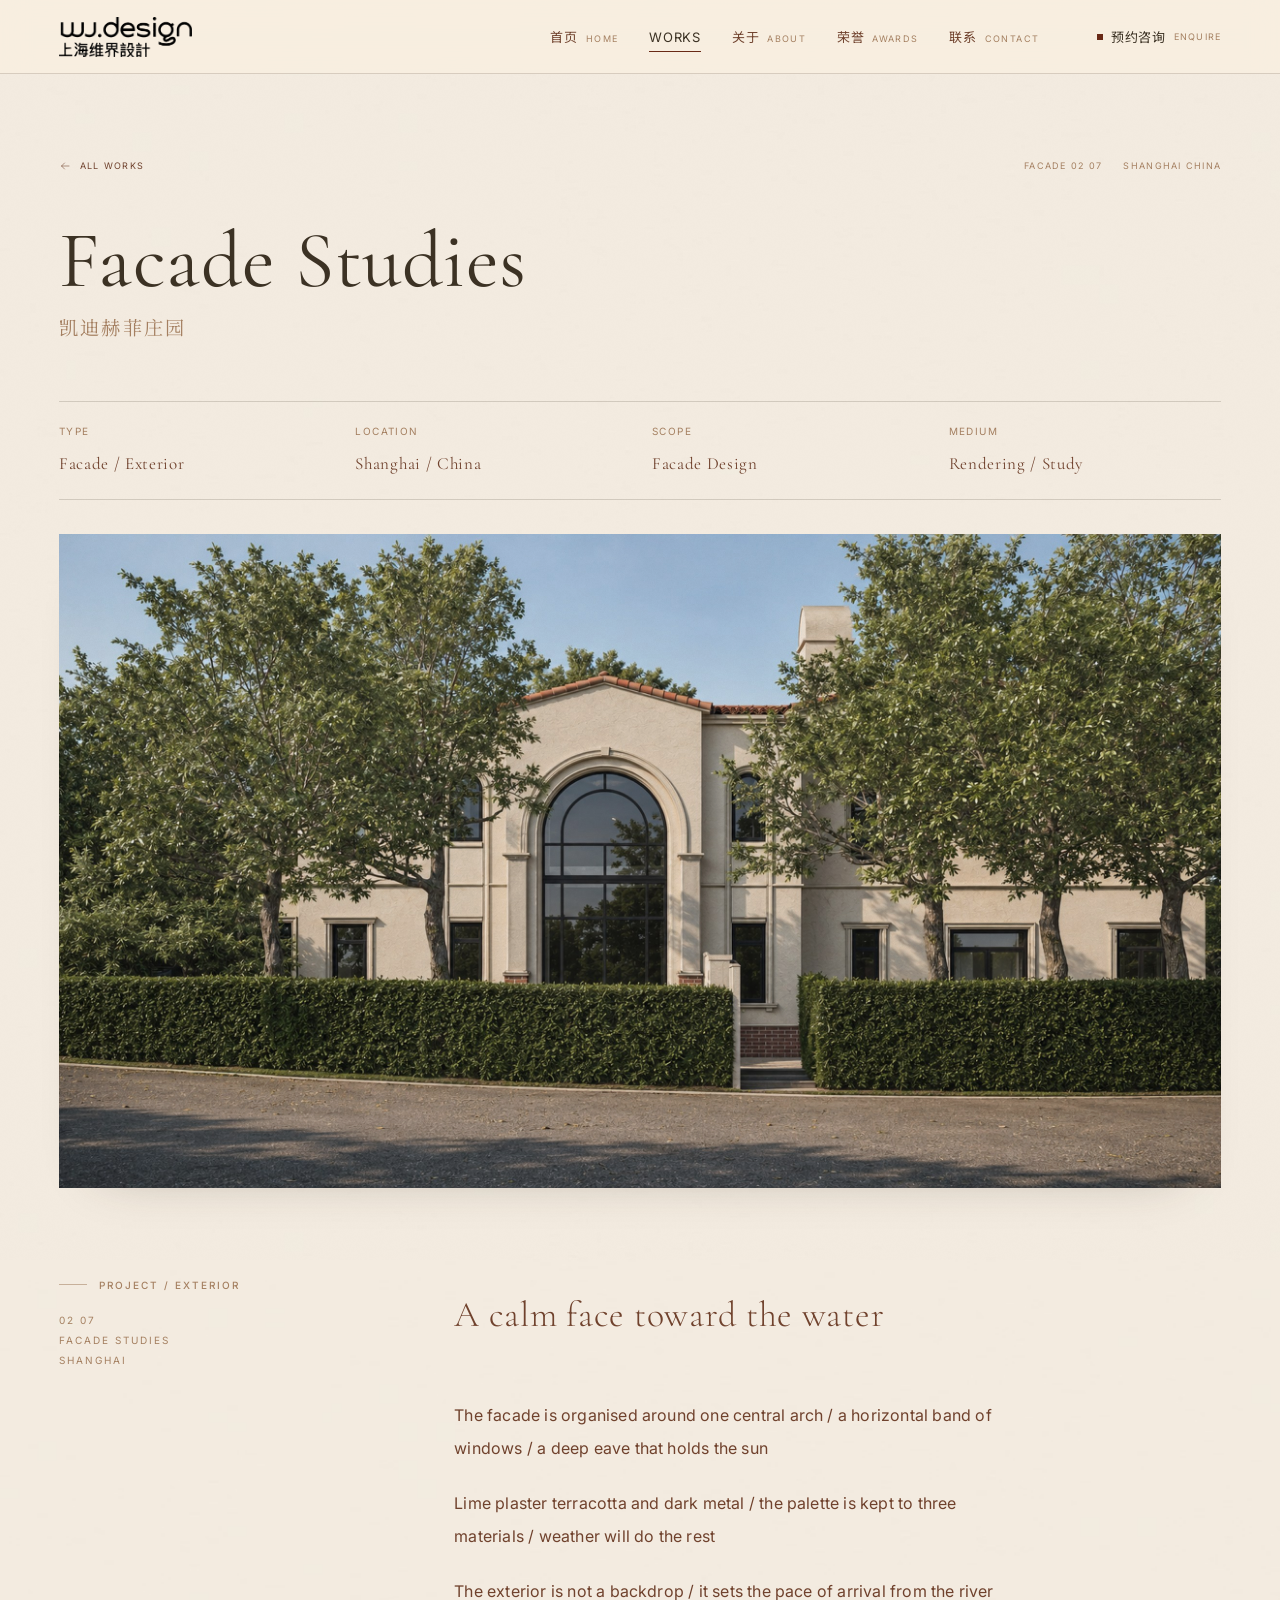
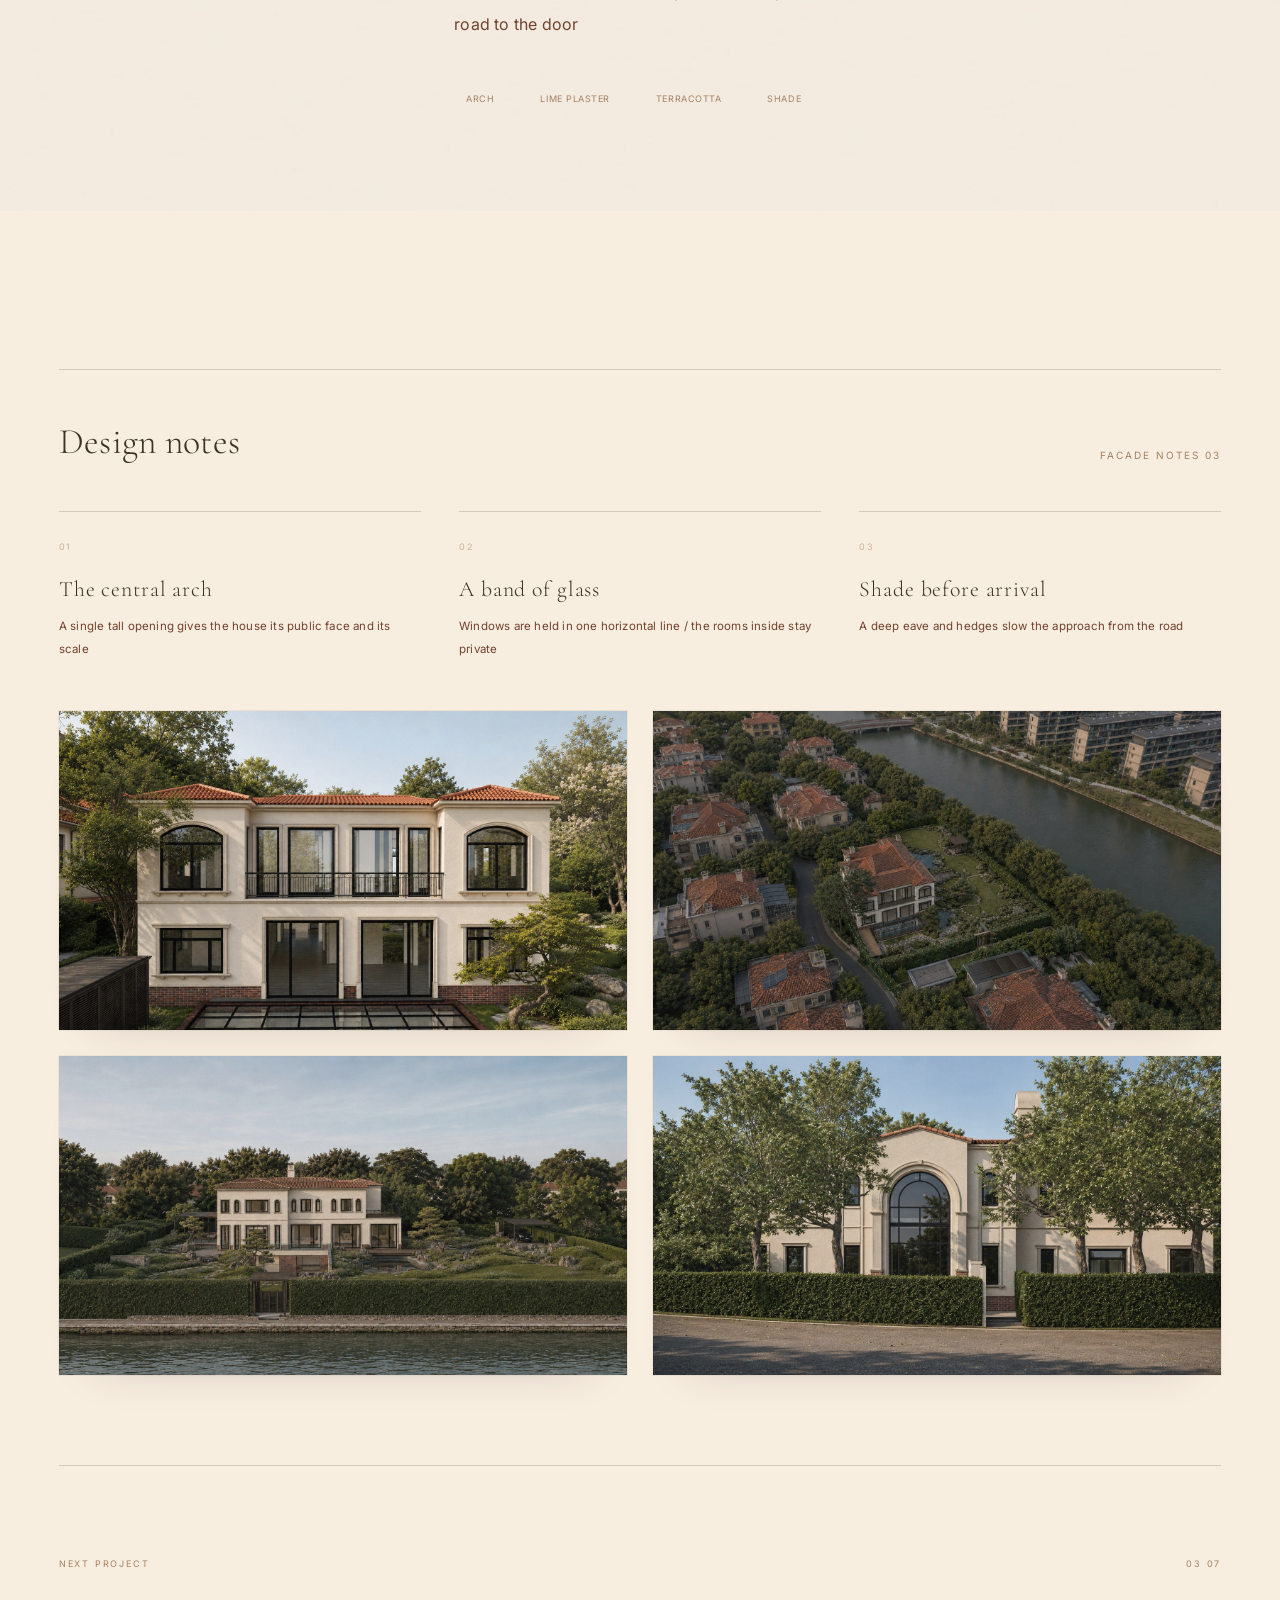
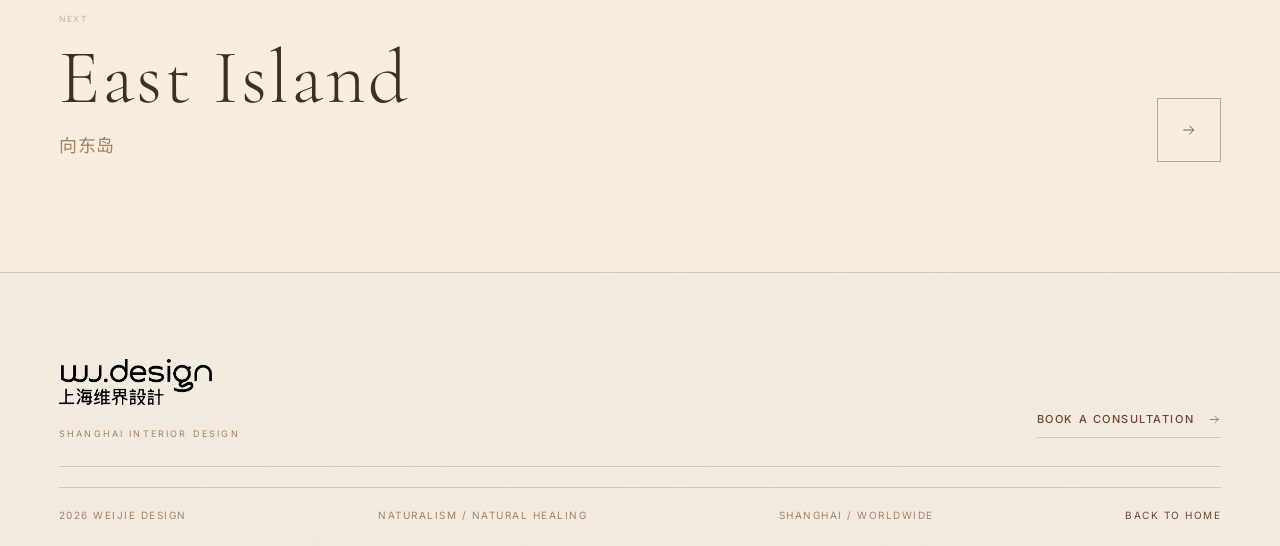
<file: projects/facade-studies.html>
<!DOCTYPE html>
<html lang="en">
<head>
<meta charset="UTF-8">
<script>document.documentElement.classList.add('js');</script>
<meta name="viewport" content="width=device-width, initial-scale=1">
<title>Facade Studies · Exterior · Weijie Design</title>
<meta name="description" content="Facade studies for a house on the water in Shanghai by Weijie Design">
<meta name="theme-color" content="#F0EAE1">
<meta property="og:title" content="Facade Studies · Exterior · Weijie Design">
<meta property="og:description" content="Facade studies for a house on the water in Shanghai by Weijie Design">
<meta property="og:type" content="website">
<link rel="icon" href="../assets/img/favicon.png" type="image/png">
<link rel="apple-touch-icon" href="../assets/img/apple-touch-icon.png">
<link rel="preconnect" href="https://fonts.googleapis.com">
<link rel="preconnect" href="https://fonts.gstatic.com" crossorigin>
<link href="https://fonts.googleapis.com/css2?family=Cormorant+Garamond:wght@300;400;500&family=Inter:wght@300;400;500;600&family=Noto+Sans+SC:wght@300;400;500&family=Noto+Serif+SC:wght@300;400;500&display=swap" rel="stylesheet">
<link rel="stylesheet" href="../assets/css/main.css">
<link rel="stylesheet" href="../assets/css/magazine.css">
</head><body class="project-page">
<a class="skip-link" href="#main">SKIP TO CONTENT</a>
<div class="grain" aria-hidden="true"></div>
<header class="site-header" data-header>
  <a class="brand" href="../index.html" aria-label="Weijie Design home">
    <img class="brand__logo" src="../assets/img/logo.png" alt="wj.design 上海维界设计" width="1200" height="361" decoding="async">
  </a>
  <nav class="nav" aria-label="Main navigation">
    <a class="nav__link" href="../index.html"><span class="nav__zh">首页</span><span class="nav__en">HOME</span></a>
    <a class="nav__link is-active" href="../works.html" aria-current="page">WORKS</a>
    <a class="nav__link" href="../about.html"><span class="nav__zh">关于</span><span class="nav__en">ABOUT</span></a>
    <a class="nav__link" href="../awards.html"><span class="nav__zh">荣誉</span><span class="nav__en">AWARDS</span></a>
    <a class="nav__link" href="../contact.html"><span class="nav__zh">联系</span><span class="nav__en">CONTACT</span></a>
  </nav>
  <a class="header__cta" href="../contact.html"><span class="dot"></span><span class="cta__zh">预约咨询</span><span class="cta__en">ENQUIRE</span></a>
  <button class="menu-btn" type="button" data-menu-toggle aria-expanded="false" aria-controls="mobile-nav" aria-label="Open menu">
    <span></span><span></span>
  </button>
</header>
<div class="mobile-nav" id="mobile-nav" data-mobile-nav aria-hidden="true">
  <nav aria-label="Mobile navigation">
    <div class="mobile-nav__list">
      <a class="mobile-nav__link" href="../index.html"><span class="m-zh">首页</span><span class="m-en">HOME</span></a>
      <a class="mobile-nav__link is-active" href="../works.html" aria-current="page">WORKS<span>作品集</span></a>
      <a class="mobile-nav__link" href="../about.html"><span class="m-zh">关于</span><span class="m-en">ABOUT</span></a>
      <a class="mobile-nav__link" href="../awards.html"><span class="m-zh">荣誉</span><span class="m-en">AWARDS</span></a>
      <a class="mobile-nav__link" href="../contact.html"><span class="m-zh">联系</span><span class="m-en">CONTACT</span></a>
    </div>
  </nav>
  <div class="mobile-nav__meta">
    <span>SHANGHAI / CHINA</span>
    <span>NATURALISM / WABI SABI</span>
  </div>
</div>
<main id="main">
  <article class="project">
    <header class="project-head container">
      <div class="project-head__top">
        <a class="project-back" href="../works.html"><svg viewBox="0 0 24 24" fill="none" aria-hidden="true"><path d="M20 12H5M11 6l-6 6 6 6" stroke="currentColor" stroke-width="1.1" stroke-linecap="round" stroke-linejoin="round"/></svg> ALL WORKS</a>
        <span>FACADE 02 07 &nbsp; &nbsp; SHANGHAI CHINA</span>
      </div>
      <h1 class="project-title">Facade Studies</h1>
      <span class="project-en">凯迪赫菲庄园</span>
      <div class="project-facts">
        <div class="fact"><span>TYPE</span><p>Facade / Exterior</p></div>
        <div class="fact"><span>LOCATION</span><p>Shanghai / China</p></div>
        <div class="fact"><span>SCOPE</span><p>Facade Design</p></div>
        <div class="fact"><span>MEDIUM</span><p>Rendering / Study</p></div>
      </div>
    </header>

    <div class="container">
      <div class="media project-cover ratio-16-9">
        <img class="media__photo" src="../assets/img/projects/facade/detail-cover.jpg" alt="Facade Studies garden elevation" width="2400" height="1350" decoding="async">
      </div>
    </div>

    <section class="project-section container project-story">
      <aside class="project-aside">
        <p class="eyebrow">PROJECT / EXTERIOR</p>
        <p class="small">02 07<br>FACADE STUDIES<br>SHANGHAI</p>
      </aside>
      <div class="project-text" data-reveal>
        <p class="project-lead">A calm face toward the water</p>
        <p>The facade is organised around one central arch / a horizontal band of windows / a deep eave that holds the sun</p>
        <p>Lime plaster terracotta and dark metal / the palette is kept to three materials / weather will do the rest</p>
        <p>The exterior is not a backdrop / it sets the pace of arrival from the river road to the door</p>
        <div class="project-keywords"><span class="tag">ARCH</span><span class="tag">LIME PLASTER</span><span class="tag">TERRACOTTA</span><span class="tag">SHADE</span></div>
      </div>
    </section>

    <section class="project-section container">
      <div class="project-highlights">
        <div class="project-highlights__head"><h2>Design notes</h2><span class="small">FACADE NOTES 03</span></div>
        <div class="highlights">
          <article class="highlight" data-reveal style="--delay:0ms"><span class="num">01</span><h3>The central arch</h3><p>A single tall opening gives the house its public face and its scale</p></article>
          <article class="highlight" data-reveal style="--delay:80ms"><span class="num">02</span><h3>A band of glass</h3><p>Windows are held in one horizontal line / the rooms inside stay private</p></article>
          <article class="highlight" data-reveal style="--delay:160ms"><span class="num">03</span><h3>Shade before arrival</h3><p>A deep eave and hedges slow the approach from the road</p></article>
        </div>
      </div>
      <div class="project-gallery facade-gallery">
        <div class="media gallery__item"><img class="media__photo" src="../assets/img/projects/facade/gallery-01.jpg" alt="Facade Studies front terrace" width="1600" height="900" loading="lazy" decoding="async"></div>
        <div class="media gallery__item"><img class="media__photo" src="../assets/img/projects/facade/gallery-02.jpg" alt="Facade Studies aerial view" width="1600" height="900" loading="lazy" decoding="async"></div>
        <div class="media gallery__item"><img class="media__photo" src="../assets/img/projects/facade/gallery-03.jpg" alt="Facade Studies river elevation" width="1600" height="900" loading="lazy" decoding="async"></div>
        <div class="media gallery__item"><img class="media__photo" src="../assets/img/projects/facade/gallery-04.jpg" alt="Facade Studies entrance arch" width="1600" height="900" loading="lazy" decoding="async"></div>
      </div>
    </section>

    <nav class="project-next container" aria-label="Next project">
      <div class="project-next__head"><span>NEXT PROJECT</span><span>03 07</span></div>
      <a class="project-next__link" href="xiangdongdao.html">
        <div><span class="project-next__label">NEXT</span><span class="project-next__name">East Island</span><span class="project-next__en">向东岛</span></div>
        <span class="project-next__arrow"><svg viewBox="0 0 24 24" fill="none" aria-hidden="true"><path d="M4 12h15M13 6l6 6-6 6" stroke="currentColor" stroke-width="1.1" stroke-linecap="round" stroke-linejoin="round"/></svg></span>
      </a>
    </nav>
  </article>
</main><footer class="footer">
  <div class="container">
    <div class="footer__top">
      <div class="footer__brand">
        <img class="footer__logo" src="../assets/img/logo.png" alt="wj.design 上海维界设计" width="1200" height="361" loading="lazy" decoding="async">
        <span>SHANGHAI INTERIOR DESIGN</span>
      </div>
      <a class="link-arrow" href="../contact.html">BOOK A CONSULTATION <svg viewBox="0 0 24 24" fill="none" aria-hidden="true"><path d="M4 12h15M13 6l6 6-6 6" stroke="currentColor" stroke-width="1.1" stroke-linecap="round" stroke-linejoin="round"/></svg></a>
    </div>
    <div class="footer__base">
      <span><span data-year>2026</span> WEIJIE DESIGN</span>
      <span>NATURALISM / NATURAL HEALING</span>
      <span>SHANGHAI / WORLDWIDE</span>
      <a href="../index.html">BACK TO HOME</a>
    </div>
  </div>
</footer>
<script src="../assets/js/main.js" defer></script>
</body>
</html>
</file>
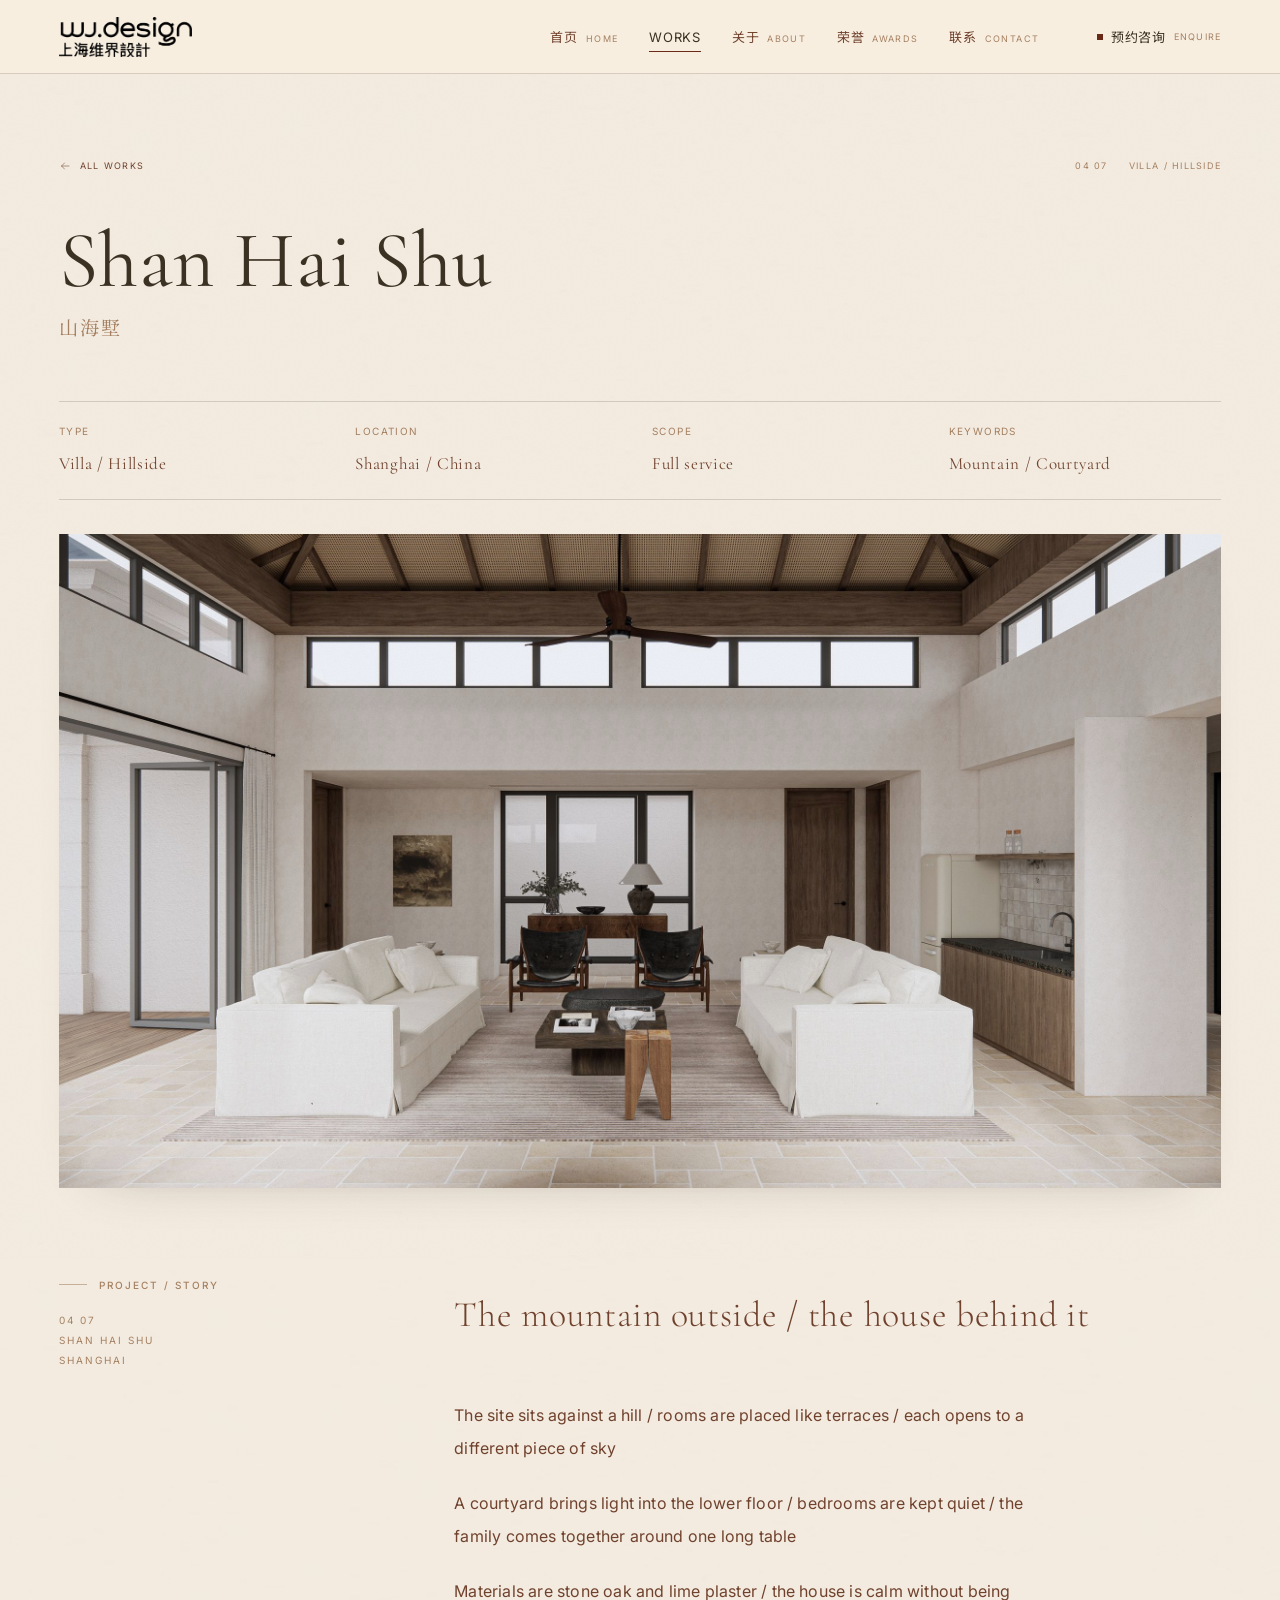
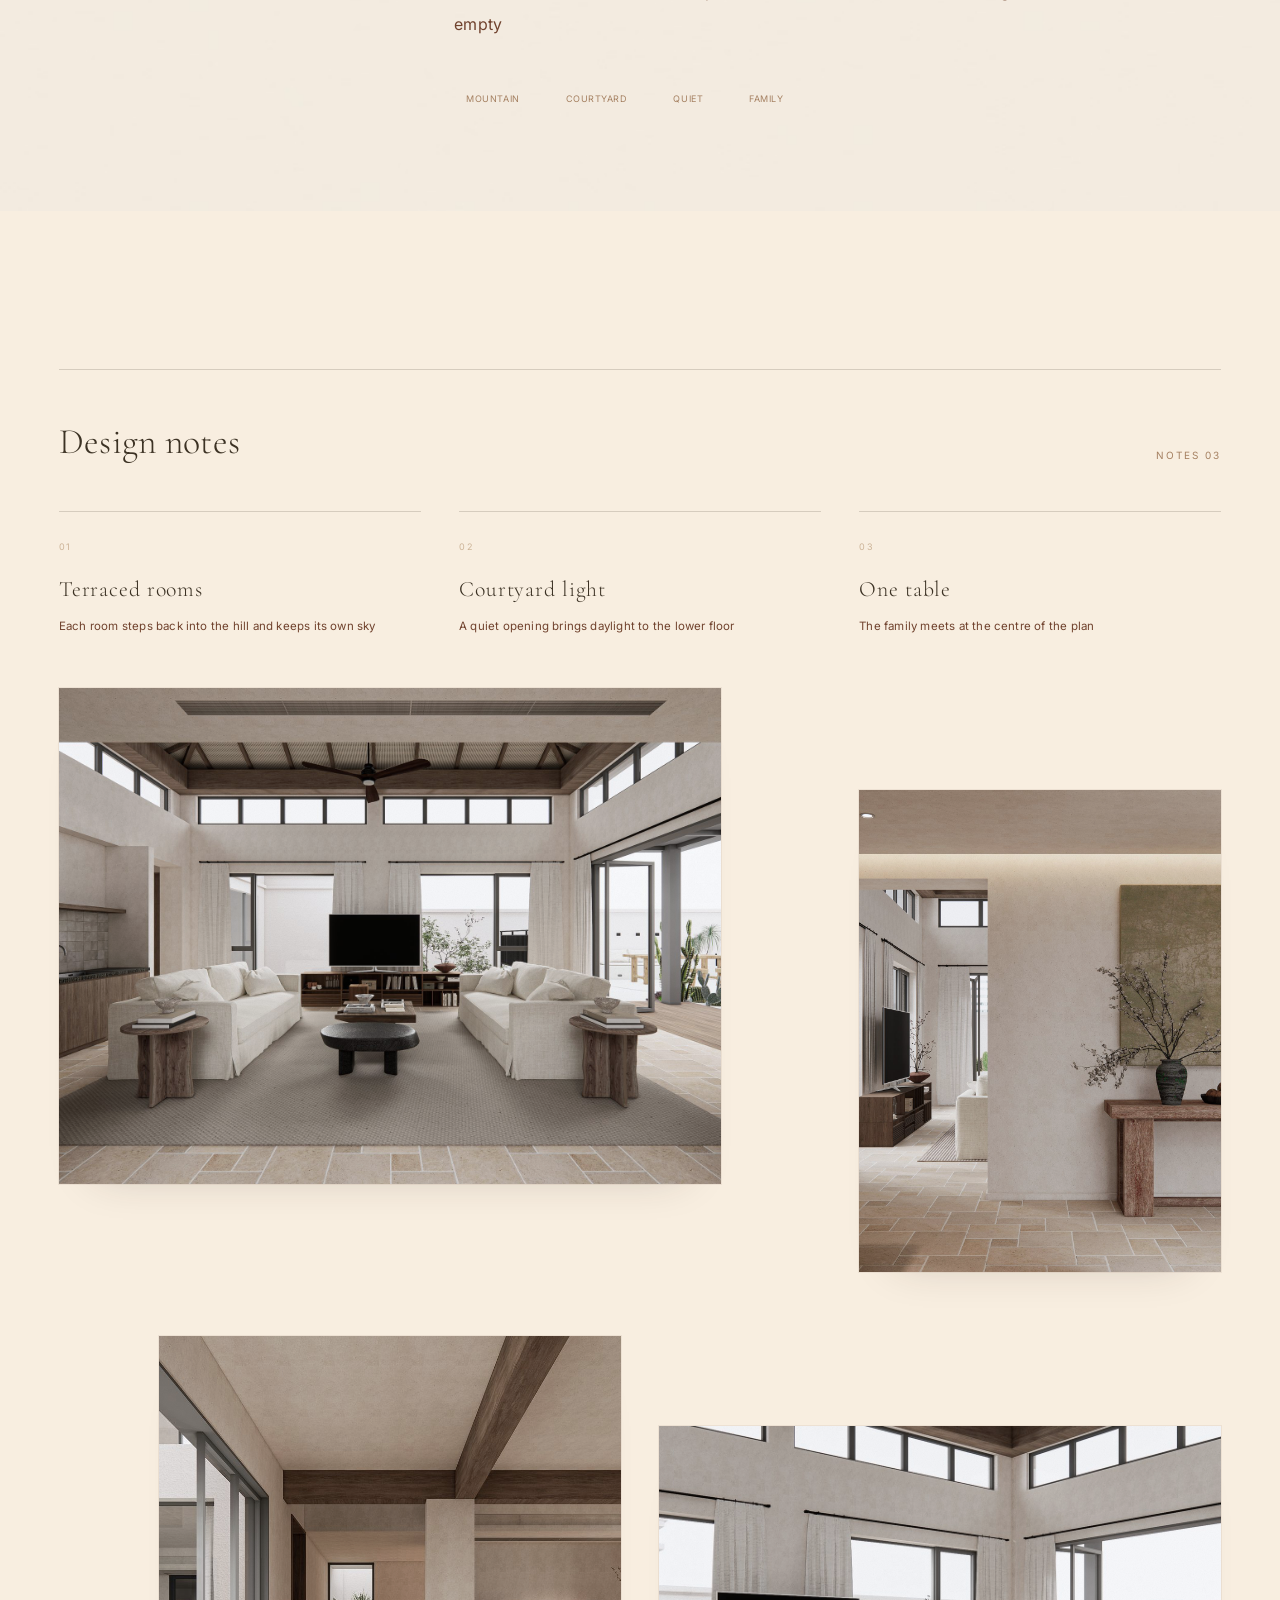
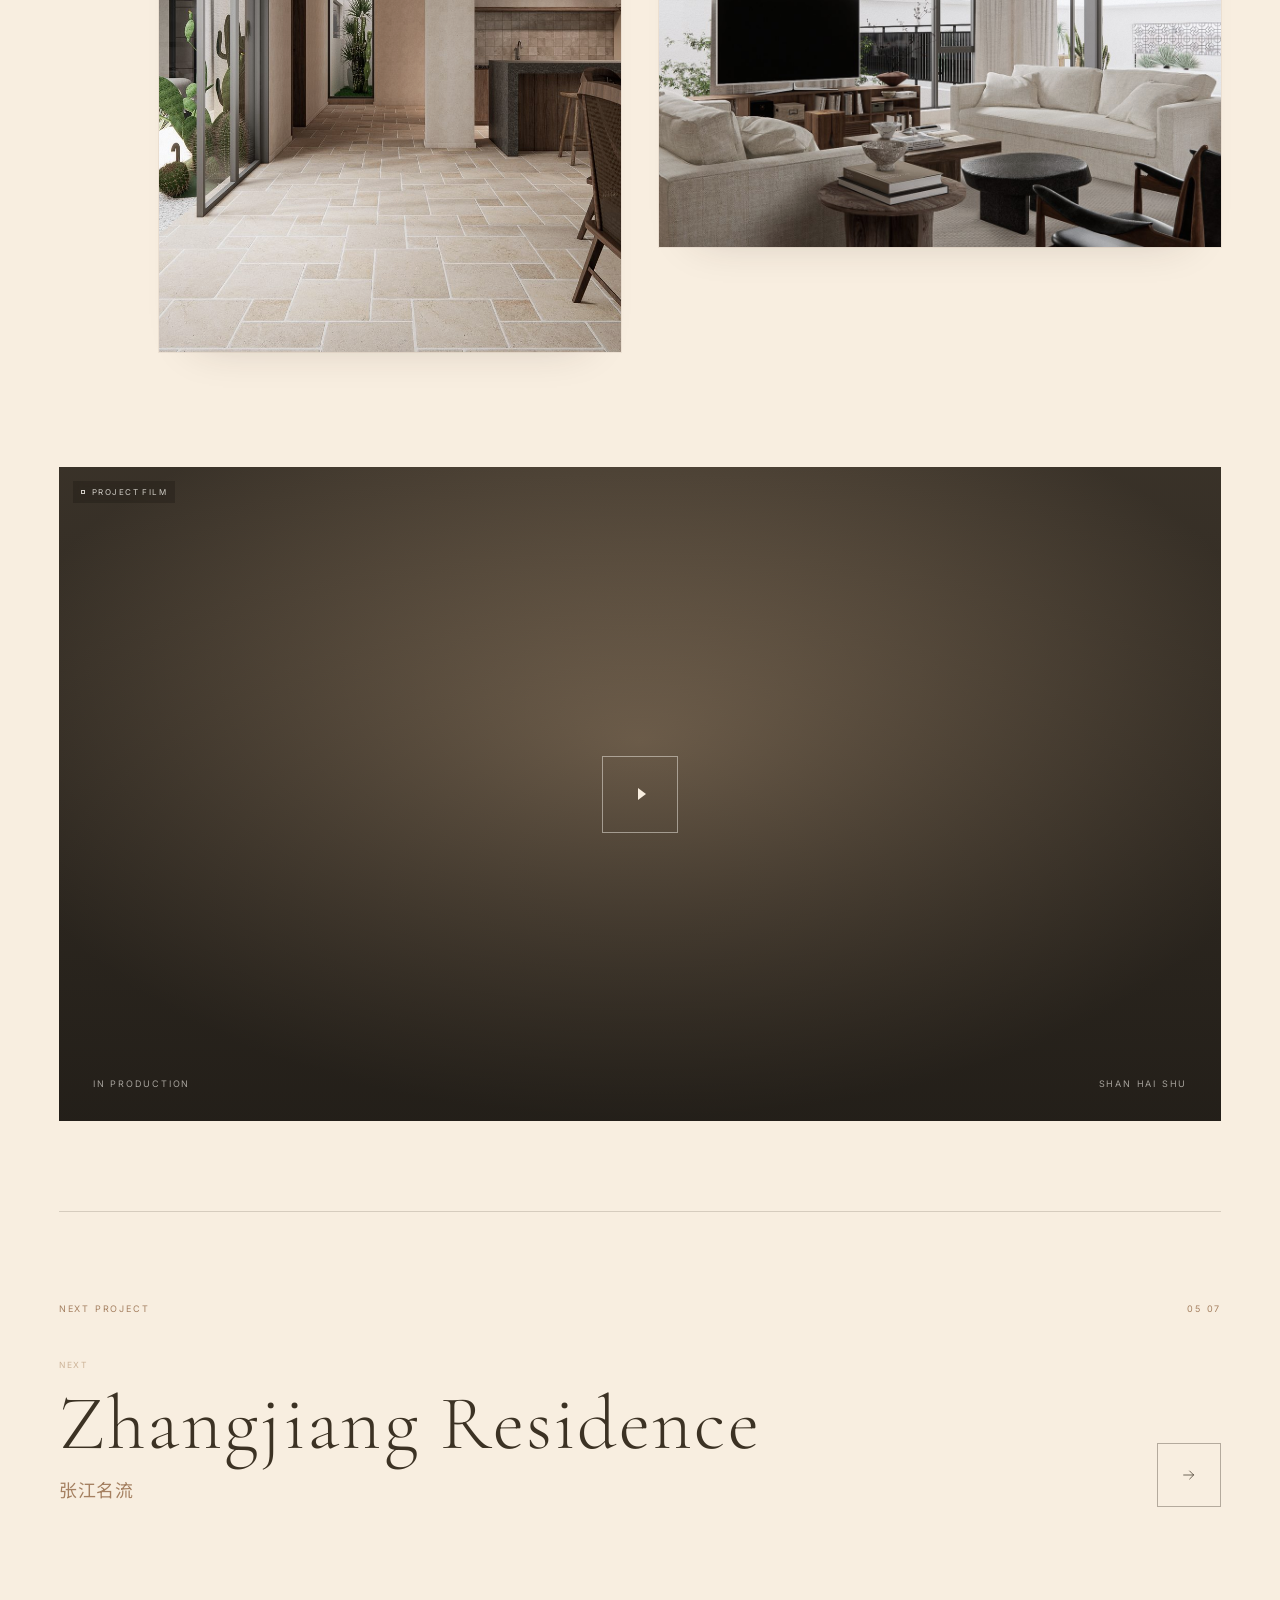
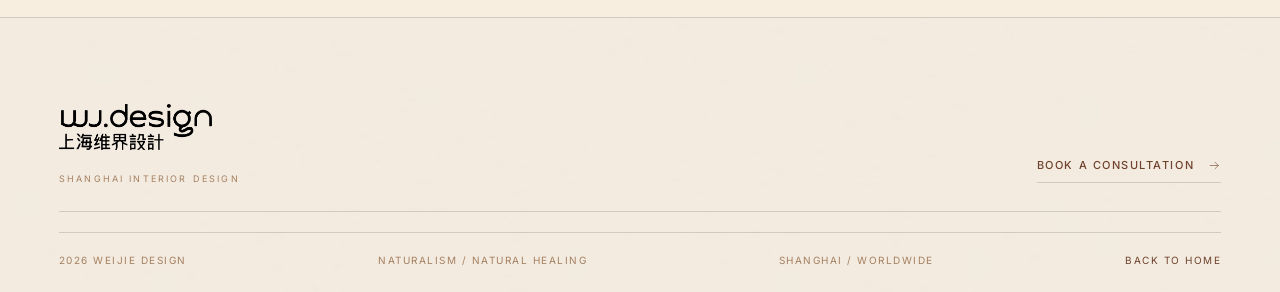
<file: projects/shanhaishu.html>
<!DOCTYPE html>
<html lang="en">
<head>
<meta charset="UTF-8">
<script>document.documentElement.classList.add('js');</script>
<meta name="viewport" content="width=device-width, initial-scale=1">
<title>Shan Hai Shu · 山海墅 · Weijie Design</title>
<meta name="description" content="The mountain outside the house behind it. A Weijie Design project in Shanghai.">
<meta name="theme-color" content="#FAF7F1">
<meta property="og:title" content="Shan Hai Shu · Weijie Design">
<meta property="og:description" content="The mountain outside the house behind it. A Weijie Design project in Shanghai.">
<meta property="og:type" content="website">
<link rel="icon" href="../assets/img/favicon.png" type="image/png">
<link rel="apple-touch-icon" href="../assets/img/apple-touch-icon.png">
<link rel="preconnect" href="https://fonts.googleapis.com">
<link rel="preconnect" href="https://fonts.gstatic.com" crossorigin>
<link href="https://fonts.googleapis.com/css2?family=Cormorant+Garamond:wght@300;400;500&family=Inter:wght@300;400;500;600&family=Noto+Sans+SC:wght@300;400;500&family=Noto+Serif+SC:wght@300;400;500&display=swap" rel="stylesheet">
<link rel="stylesheet" href="../assets/css/main.css">
<link rel="stylesheet" href="../assets/css/magazine.css">
</head>
<body class="project-page">
<a class="skip-link" href="#main">SKIP TO CONTENT</a>
<div class="grain" aria-hidden="true"></div>
<header class="site-header" data-header>
  <a class="brand" href="../index.html" aria-label="Weijie Design home">
    <img class="brand__logo" src="../assets/img/logo.png" alt="wj.design 上海维界设计" width="1200" height="361" decoding="async">
  </a>
  <nav class="nav" aria-label="Main navigation">
    <a class="nav__link" href="../index.html"><span class="nav__zh">首页</span><span class="nav__en">HOME</span></a>
    <a class="nav__link is-active" href="../works.html" aria-current="page">WORKS</a>
    <a class="nav__link" href="../about.html"><span class="nav__zh">关于</span><span class="nav__en">ABOUT</span></a>
    <a class="nav__link" href="../awards.html"><span class="nav__zh">荣誉</span><span class="nav__en">AWARDS</span></a>
    <a class="nav__link" href="../contact.html"><span class="nav__zh">联系</span><span class="nav__en">CONTACT</span></a>
  </nav>
  <a class="header__cta" href="../contact.html"><span class="dot"></span><span class="cta__zh">预约咨询</span><span class="cta__en">ENQUIRE</span></a>
  <button class="menu-btn" type="button" data-menu-toggle aria-expanded="false" aria-controls="mobile-nav" aria-label="Open menu">
    <span></span><span></span>
  </button>
</header>
<div class="mobile-nav" id="mobile-nav" data-mobile-nav aria-hidden="true">
  <nav aria-label="Mobile navigation">
    <div class="mobile-nav__list">
      <a class="mobile-nav__link" href="../index.html"><span class="m-zh">首页</span><span class="m-en">HOME</span></a>
      <a class="mobile-nav__link is-active" href="../works.html" aria-current="page">WORKS<span>作品集</span></a>
      <a class="mobile-nav__link" href="../about.html"><span class="m-zh">关于</span><span class="m-en">ABOUT</span></a>
      <a class="mobile-nav__link" href="../awards.html"><span class="m-zh">荣誉</span><span class="m-en">AWARDS</span></a>
      <a class="mobile-nav__link" href="../contact.html"><span class="m-zh">联系</span><span class="m-en">CONTACT</span></a>
    </div>
  </nav>
  <div class="mobile-nav__meta">
    <span>SHANGHAI / CHINA</span>
    <span>NATURALISM / WABI SABI</span>
  </div>
</div>

<main id="main">
  <article class="project">
    <header class="project-head container">
      <div class="project-head__top"><a class="project-back" href="../works.html"><svg viewBox="0 0 24 24" fill="none" aria-hidden="true"><path d="M20 12H5M11 6l-6 6 6 6" stroke="currentColor" stroke-width="1.1" stroke-linecap="round" stroke-linejoin="round"/></svg> ALL WORKS</a><span>04 07 &nbsp; &nbsp; VILLA / HILLSIDE</span></div>
      <h1 class="project-title">Shan Hai Shu</h1>
      <span class="project-en">山海墅</span>
      <div class="project-facts"><div class="fact"><span>TYPE</span><p>Villa / Hillside</p></div><div class="fact"><span>LOCATION</span><p>Shanghai / China</p></div><div class="fact"><span>SCOPE</span><p>Full service</p></div><div class="fact"><span>KEYWORDS</span><p>Mountain / Courtyard</p></div></div>
    </header>
    <div class="container"><div class="media project-cover ratio-16-9">
        <img class="media__photo" src="../assets/img/projects/shanhaishu/detail-cover.jpg" alt="Shan Hai Shu interior" width="2400" height="1350" decoding="async">
      </div></div>
    <section class="project-section container project-story"><aside class="project-aside"><p class="eyebrow">PROJECT / STORY</p><p class="small">04 07<br>SHAN HAI SHU<br>SHANGHAI</p></aside><div class="project-text" data-reveal><p class="project-lead">The mountain outside / the house behind it</p><p>The site sits against a hill / rooms are placed like terraces / each opens to a different piece of sky</p><p>A courtyard brings light into the lower floor / bedrooms are kept quiet / the family comes together around one long table</p><p>Materials are stone oak and lime plaster / the house is calm without being empty</p><div class="project-keywords"><span class="tag">MOUNTAIN</span><span class="tag">COURTYARD</span><span class="tag">QUIET</span><span class="tag">FAMILY</span></div></div></section>
    <section class="project-section container"><div class="project-highlights"><div class="project-highlights__head"><h2>Design notes</h2><span class="small">NOTES 03</span></div><div class="highlights"><article class="highlight" data-reveal style="--delay:0ms"><span class="num">01</span><h3>Terraced rooms</h3><p>Each room steps back into the hill and keeps its own sky</p></article><article class="highlight" data-reveal style="--delay:80ms"><span class="num">02</span><h3>Courtyard light</h3><p>A quiet opening brings daylight to the lower floor</p></article><article class="highlight" data-reveal style="--delay:160ms"><span class="num">03</span><h3>One table</h3><p>The family meets at the centre of the plan</p></article></div></div><div class="project-gallery">
        <div class="media gallery__item">
        <img class="media__photo" src="../assets/img/projects/shanhaishu/gallery-01.jpg" alt="Shan Hai Shu interior detail" width="1600" height="1200" loading="lazy" decoding="async">
      </div>
      <div class="media gallery__item">
        <img class="media__photo" src="../assets/img/projects/shanhaishu/gallery-02.jpg" alt="Shan Hai Shu interior detail" width="1200" height="1600" loading="lazy" decoding="async">
      </div>
      <div class="media gallery__item">
        <img class="media__photo" src="../assets/img/projects/shanhaishu/gallery-03.jpg" alt="Shan Hai Shu interior detail" width="1600" height="1200" loading="lazy" decoding="async">
      </div>
      <div class="media gallery__item">
        <img class="media__photo" src="../assets/img/projects/shanhaishu/gallery-04.jpg" alt="Shan Hai Shu interior detail" width="1200" height="1600" loading="lazy" decoding="async">
      </div>
      </div><div class="film" style="--tone-a:#8d7860;--tone-b:#3d352b" role="img" aria-label="Project film in production"><div class="film__base"></div><span class="media__tag">PROJECT FILM</span><div class="film__play" aria-hidden="true"></div><div class="film__meta"><span>IN PRODUCTION</span><span>SHAN HAI SHU</span></div></div></section>
    <nav class="project-next container" aria-label="Next project"><div class="project-next__head"><span>NEXT PROJECT</span><span>05 07</span></div><a class="project-next__link" href="zhangjiangmingliu.html"><div><span class="project-next__label">NEXT</span><span class="project-next__name">Zhangjiang Residence</span><span class="project-next__en">张江名流</span></div><span class="project-next__arrow"><svg viewBox="0 0 24 24" fill="none" aria-hidden="true"><path d="M4 12h15M13 6l6 6-6 6" stroke="currentColor" stroke-width="1.1" stroke-linecap="round" stroke-linejoin="round"/></svg></span></a></nav>
  </article>
</main>

<footer class="footer">
  <div class="container">
    <div class="footer__top">
      <div class="footer__brand">
        <img class="footer__logo" src="../assets/img/logo.png" alt="wj.design 上海维界设计" width="1200" height="361" loading="lazy" decoding="async">
        <span>SHANGHAI INTERIOR DESIGN</span>
      </div>
      <a class="link-arrow" href="../contact.html">BOOK A CONSULTATION <svg viewBox="0 0 24 24" fill="none" aria-hidden="true"><path d="M4 12h15M13 6l6 6-6 6" stroke="currentColor" stroke-width="1.1" stroke-linecap="round" stroke-linejoin="round"/></svg></a>
    </div>
    <div class="footer__base">
      <span><span data-year>2026</span> WEIJIE DESIGN</span>
      <span>NATURALISM / NATURAL HEALING</span>
      <span>SHANGHAI / WORLDWIDE</span>
      <a href="../index.html">BACK TO HOME</a>
    </div>
  </div>
</footer>
<script src="../assets/js/main.js" defer></script>
</body>
</html>
</file>
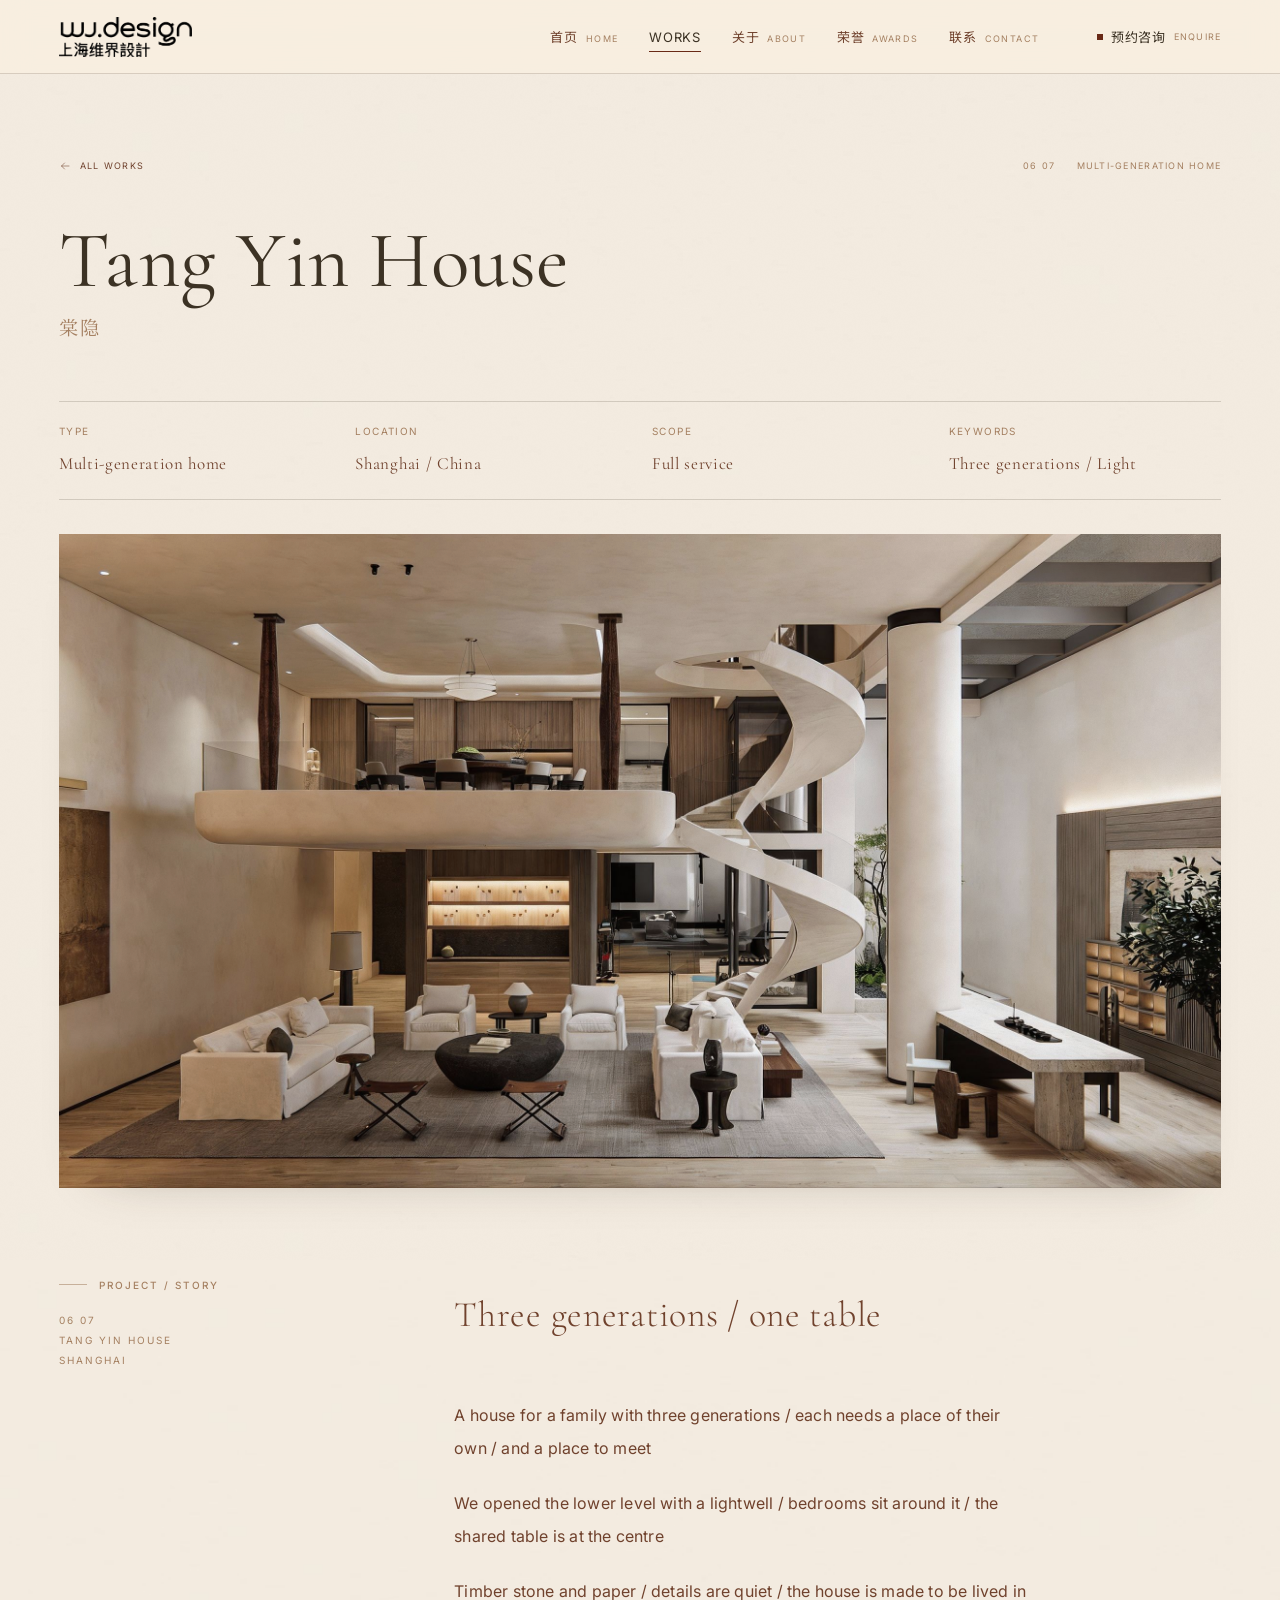
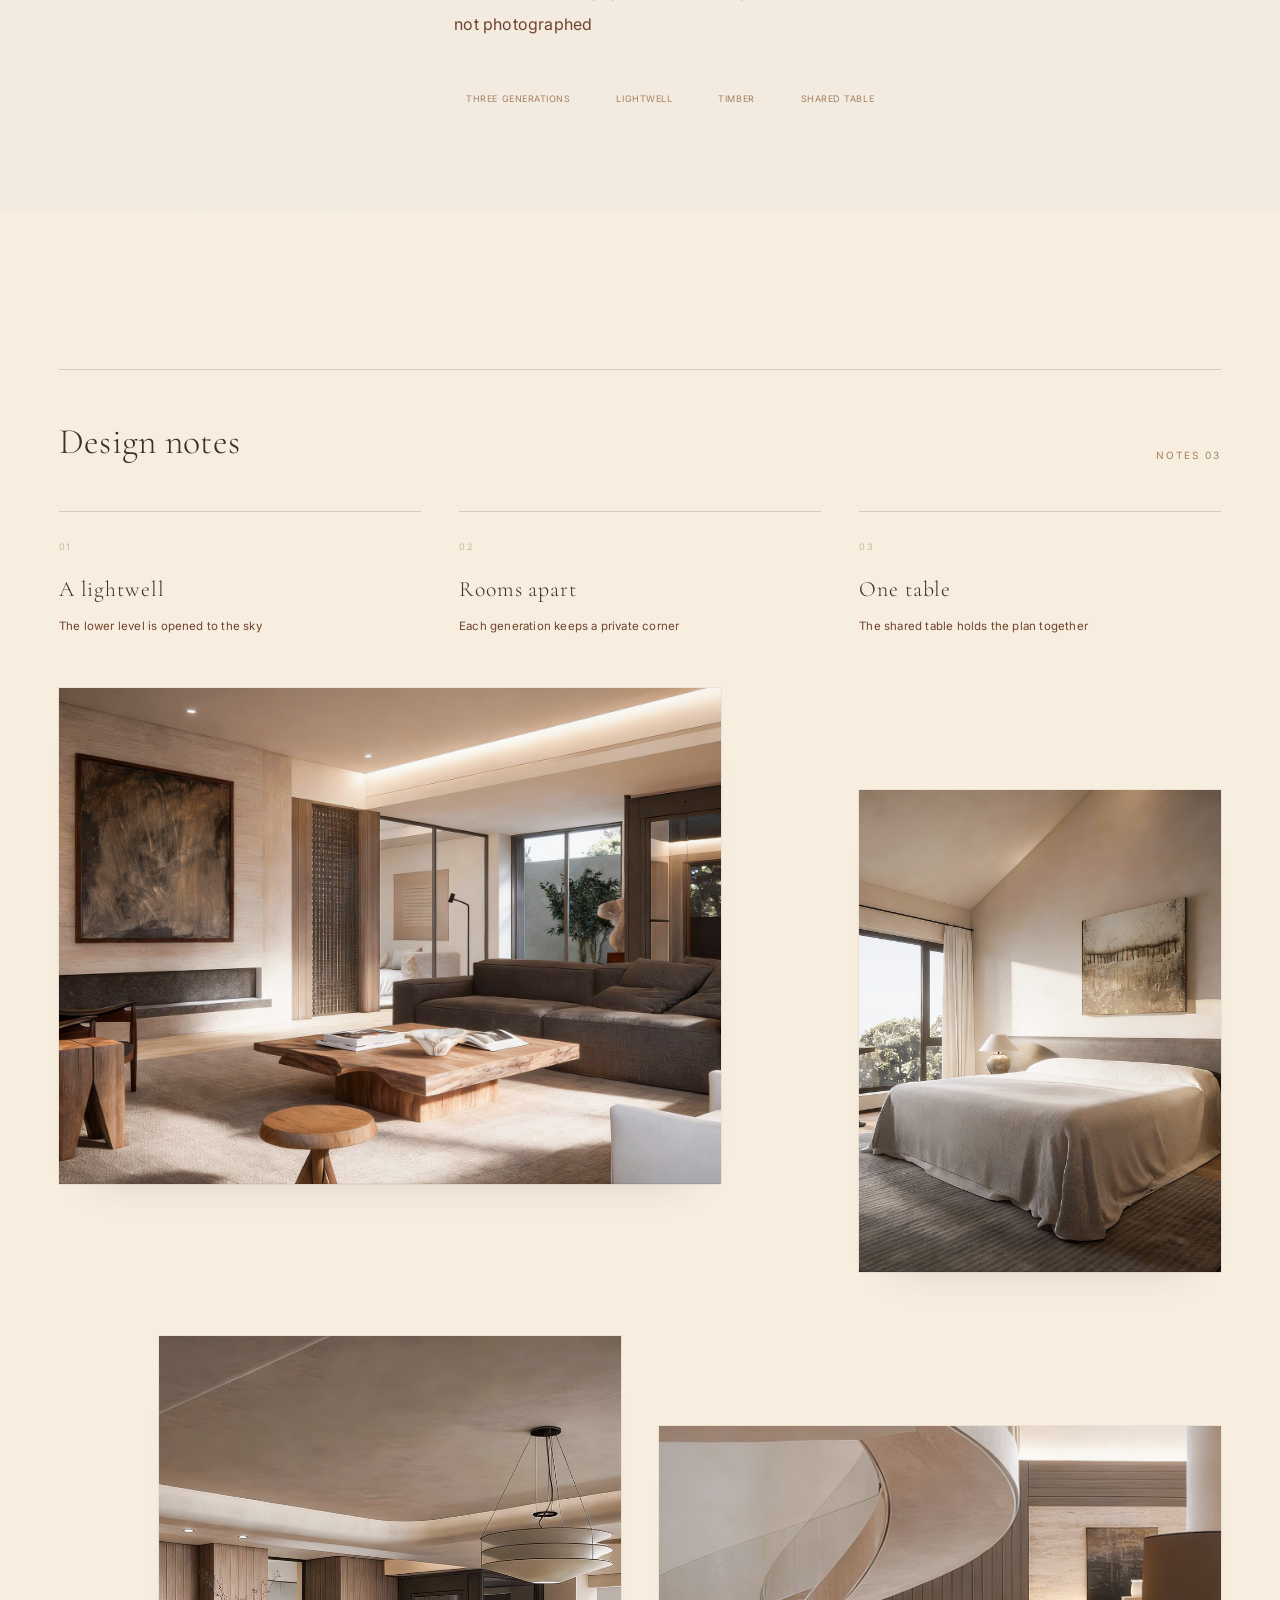
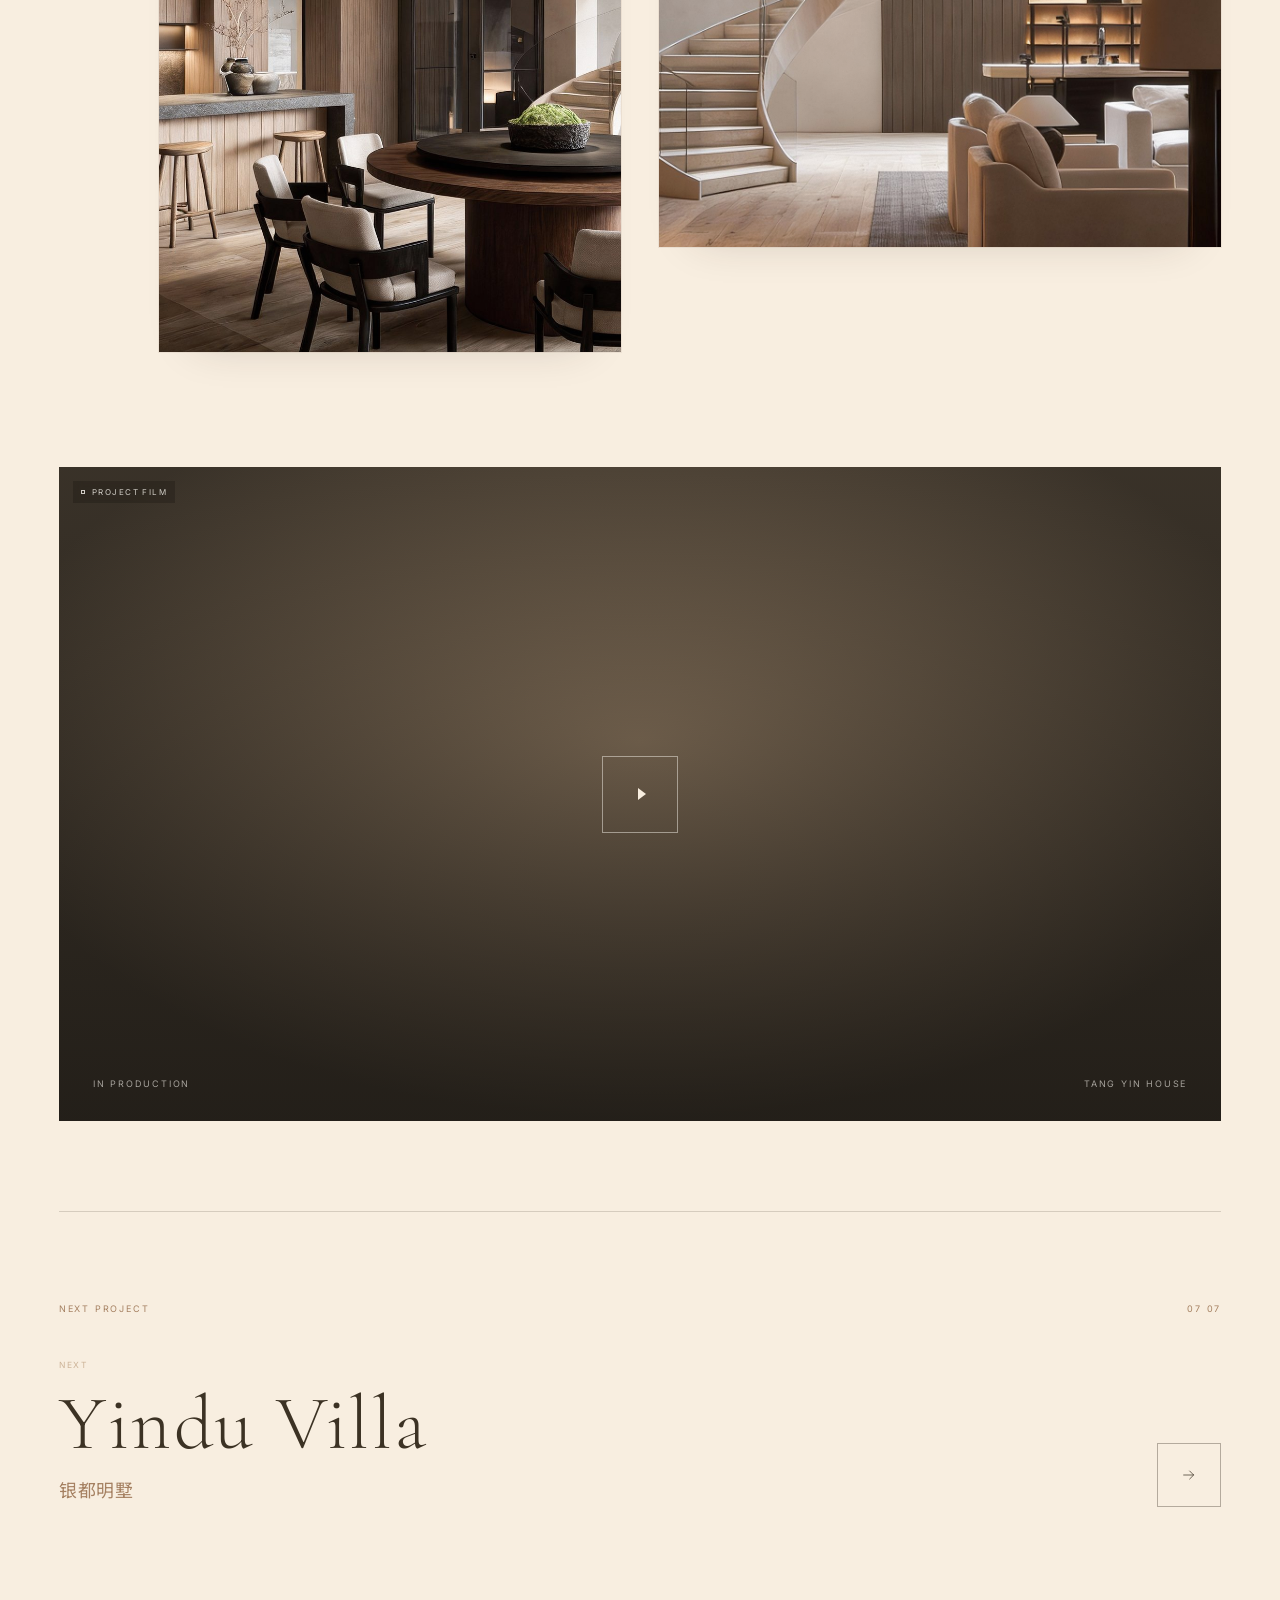
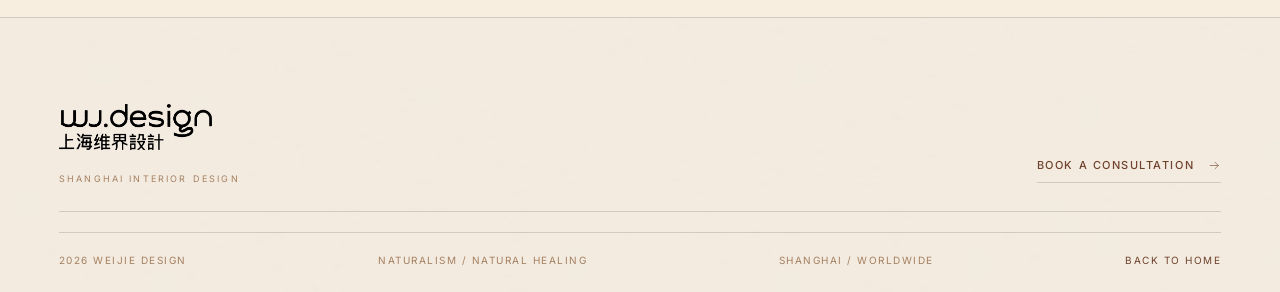
<file: projects/tangyin.html>
<!DOCTYPE html>
<html lang="en">
<head>
<meta charset="UTF-8">
<script>document.documentElement.classList.add('js');</script>
<meta name="viewport" content="width=device-width, initial-scale=1">
<title>Tang Yin House · 棠隐 · Weijie Design</title>
<meta name="description" content="Three generations one table. A Weijie Design project in Shanghai.">
<meta name="theme-color" content="#FAF7F1">
<meta property="og:title" content="Tang Yin House · Weijie Design">
<meta property="og:description" content="Three generations one table. A Weijie Design project in Shanghai.">
<meta property="og:type" content="website">
<link rel="icon" href="../assets/img/favicon.png" type="image/png">
<link rel="apple-touch-icon" href="../assets/img/apple-touch-icon.png">
<link rel="preconnect" href="https://fonts.googleapis.com">
<link rel="preconnect" href="https://fonts.gstatic.com" crossorigin>
<link href="https://fonts.googleapis.com/css2?family=Cormorant+Garamond:wght@300;400;500&family=Inter:wght@300;400;500;600&family=Noto+Sans+SC:wght@300;400;500&family=Noto+Serif+SC:wght@300;400;500&display=swap" rel="stylesheet">
<link rel="stylesheet" href="../assets/css/main.css">
<link rel="stylesheet" href="../assets/css/magazine.css">
</head>
<body class="project-page">
<a class="skip-link" href="#main">SKIP TO CONTENT</a>
<div class="grain" aria-hidden="true"></div>
<header class="site-header" data-header>
  <a class="brand" href="../index.html" aria-label="Weijie Design home">
    <img class="brand__logo" src="../assets/img/logo.png" alt="wj.design 上海维界设计" width="1200" height="361" decoding="async">
  </a>
  <nav class="nav" aria-label="Main navigation">
    <a class="nav__link" href="../index.html"><span class="nav__zh">首页</span><span class="nav__en">HOME</span></a>
    <a class="nav__link is-active" href="../works.html" aria-current="page">WORKS</a>
    <a class="nav__link" href="../about.html"><span class="nav__zh">关于</span><span class="nav__en">ABOUT</span></a>
    <a class="nav__link" href="../awards.html"><span class="nav__zh">荣誉</span><span class="nav__en">AWARDS</span></a>
    <a class="nav__link" href="../contact.html"><span class="nav__zh">联系</span><span class="nav__en">CONTACT</span></a>
  </nav>
  <a class="header__cta" href="../contact.html"><span class="dot"></span><span class="cta__zh">预约咨询</span><span class="cta__en">ENQUIRE</span></a>
  <button class="menu-btn" type="button" data-menu-toggle aria-expanded="false" aria-controls="mobile-nav" aria-label="Open menu">
    <span></span><span></span>
  </button>
</header>
<div class="mobile-nav" id="mobile-nav" data-mobile-nav aria-hidden="true">
  <nav aria-label="Mobile navigation">
    <div class="mobile-nav__list">
      <a class="mobile-nav__link" href="../index.html"><span class="m-zh">首页</span><span class="m-en">HOME</span></a>
      <a class="mobile-nav__link is-active" href="../works.html" aria-current="page">WORKS<span>作品集</span></a>
      <a class="mobile-nav__link" href="../about.html"><span class="m-zh">关于</span><span class="m-en">ABOUT</span></a>
      <a class="mobile-nav__link" href="../awards.html"><span class="m-zh">荣誉</span><span class="m-en">AWARDS</span></a>
      <a class="mobile-nav__link" href="../contact.html"><span class="m-zh">联系</span><span class="m-en">CONTACT</span></a>
    </div>
  </nav>
  <div class="mobile-nav__meta">
    <span>SHANGHAI / CHINA</span>
    <span>NATURALISM / WABI SABI</span>
  </div>
</div>

<main id="main">
  <article class="project">
    <header class="project-head container">
      <div class="project-head__top"><a class="project-back" href="../works.html"><svg viewBox="0 0 24 24" fill="none" aria-hidden="true"><path d="M20 12H5M11 6l-6 6 6 6" stroke="currentColor" stroke-width="1.1" stroke-linecap="round" stroke-linejoin="round"/></svg> ALL WORKS</a><span>06 07 &nbsp; &nbsp; MULTI-GENERATION HOME</span></div>
      <h1 class="project-title">Tang Yin House</h1>
      <span class="project-en">棠隐</span>
      <div class="project-facts"><div class="fact"><span>TYPE</span><p>Multi-generation home</p></div><div class="fact"><span>LOCATION</span><p>Shanghai / China</p></div><div class="fact"><span>SCOPE</span><p>Full service</p></div><div class="fact"><span>KEYWORDS</span><p>Three generations / Light</p></div></div>
    </header>
    <div class="container"><div class="media project-cover ratio-16-9">
        <img class="media__photo" src="../assets/img/projects/tangyin/detail-cover.jpg" alt="Tang Yin House interior" width="2400" height="1350" decoding="async">
      </div></div>
    <section class="project-section container project-story"><aside class="project-aside"><p class="eyebrow">PROJECT / STORY</p><p class="small">06 07<br>TANG YIN HOUSE<br>SHANGHAI</p></aside><div class="project-text" data-reveal><p class="project-lead">Three generations / one table</p><p>A house for a family with three generations / each needs a place of their own / and a place to meet</p><p>We opened the lower level with a lightwell / bedrooms sit around it / the shared table is at the centre</p><p>Timber stone and paper / details are quiet / the house is made to be lived in not photographed</p><div class="project-keywords"><span class="tag">THREE GENERATIONS</span><span class="tag">LIGHTWELL</span><span class="tag">TIMBER</span><span class="tag">SHARED TABLE</span></div></div></section>
    <section class="project-section container"><div class="project-highlights"><div class="project-highlights__head"><h2>Design notes</h2><span class="small">NOTES 03</span></div><div class="highlights"><article class="highlight" data-reveal style="--delay:0ms"><span class="num">01</span><h3>A lightwell</h3><p>The lower level is opened to the sky</p></article><article class="highlight" data-reveal style="--delay:80ms"><span class="num">02</span><h3>Rooms apart</h3><p>Each generation keeps a private corner</p></article><article class="highlight" data-reveal style="--delay:160ms"><span class="num">03</span><h3>One table</h3><p>The shared table holds the plan together</p></article></div></div><div class="project-gallery">
        <div class="media gallery__item">
        <img class="media__photo" src="../assets/img/projects/tangyin/gallery-01.jpg" alt="Tang Yin House interior detail" width="1600" height="1200" loading="lazy" decoding="async">
      </div>
      <div class="media gallery__item">
        <img class="media__photo" src="../assets/img/projects/tangyin/gallery-02.jpg" alt="Tang Yin House interior detail" width="1200" height="1600" loading="lazy" decoding="async">
      </div>
      <div class="media gallery__item">
        <img class="media__photo" src="../assets/img/projects/tangyin/gallery-03.jpg" alt="Tang Yin House interior detail" width="1600" height="1200" loading="lazy" decoding="async">
      </div>
      <div class="media gallery__item">
        <img class="media__photo" src="../assets/img/projects/tangyin/gallery-04.jpg" alt="Tang Yin House interior detail" width="1200" height="1600" loading="lazy" decoding="async">
      </div>
      </div><div class="film" style="--tone-a:#8d7860;--tone-b:#3d352b" role="img" aria-label="Project film in production"><div class="film__base"></div><span class="media__tag">PROJECT FILM</span><div class="film__play" aria-hidden="true"></div><div class="film__meta"><span>IN PRODUCTION</span><span>TANG YIN HOUSE</span></div></div></section>
    <nav class="project-next container" aria-label="Next project"><div class="project-next__head"><span>NEXT PROJECT</span><span>07 07</span></div><a class="project-next__link" href="yindumingshu.html"><div><span class="project-next__label">NEXT</span><span class="project-next__name">Yindu Villa</span><span class="project-next__en">银都明墅</span></div><span class="project-next__arrow"><svg viewBox="0 0 24 24" fill="none" aria-hidden="true"><path d="M4 12h15M13 6l6 6-6 6" stroke="currentColor" stroke-width="1.1" stroke-linecap="round" stroke-linejoin="round"/></svg></span></a></nav>
  </article>
</main>

<footer class="footer">
  <div class="container">
    <div class="footer__top">
      <div class="footer__brand">
        <img class="footer__logo" src="../assets/img/logo.png" alt="wj.design 上海维界设计" width="1200" height="361" loading="lazy" decoding="async">
        <span>SHANGHAI INTERIOR DESIGN</span>
      </div>
      <a class="link-arrow" href="../contact.html">BOOK A CONSULTATION <svg viewBox="0 0 24 24" fill="none" aria-hidden="true"><path d="M4 12h15M13 6l6 6-6 6" stroke="currentColor" stroke-width="1.1" stroke-linecap="round" stroke-linejoin="round"/></svg></a>
    </div>
    <div class="footer__base">
      <span><span data-year>2026</span> WEIJIE DESIGN</span>
      <span>NATURALISM / NATURAL HEALING</span>
      <span>SHANGHAI / WORLDWIDE</span>
      <a href="../index.html">BACK TO HOME</a>
    </div>
  </div>
</footer>
<script src="../assets/js/main.js" defer></script>
</body>
</html>
</file>
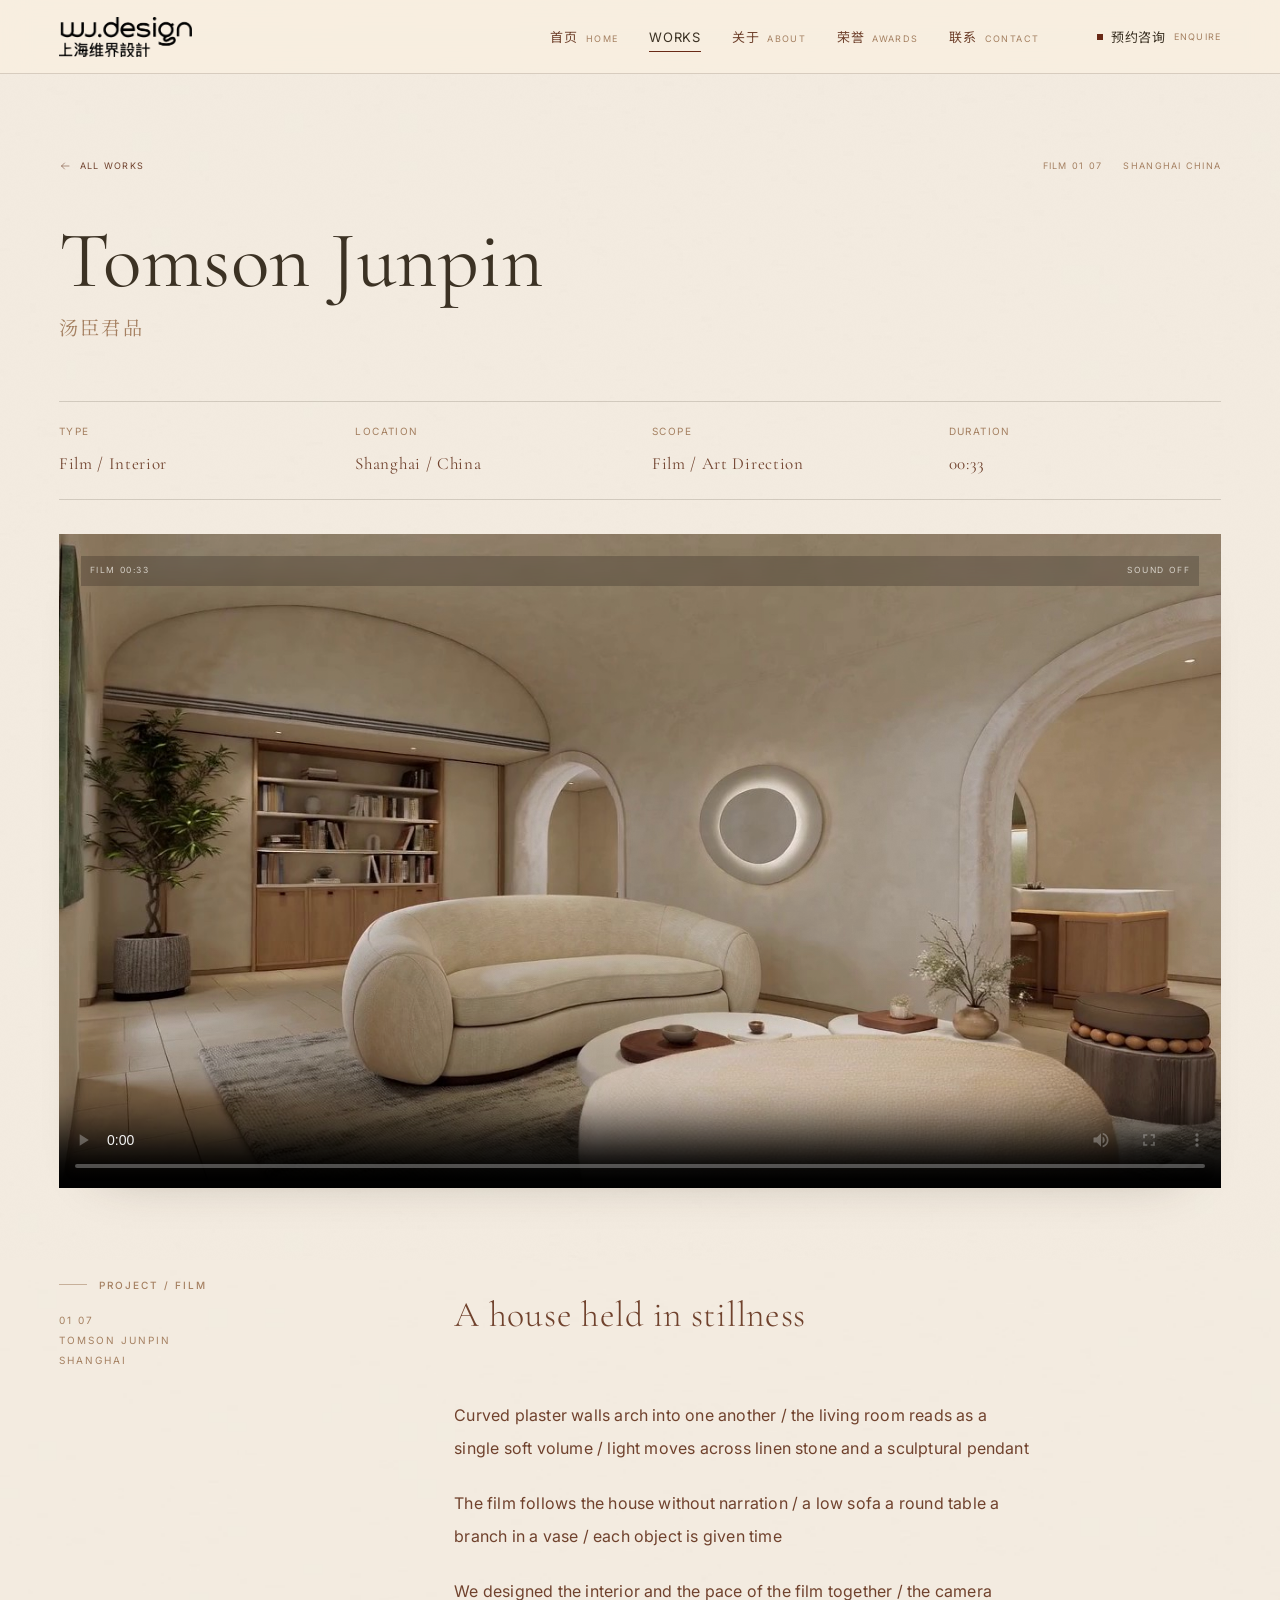
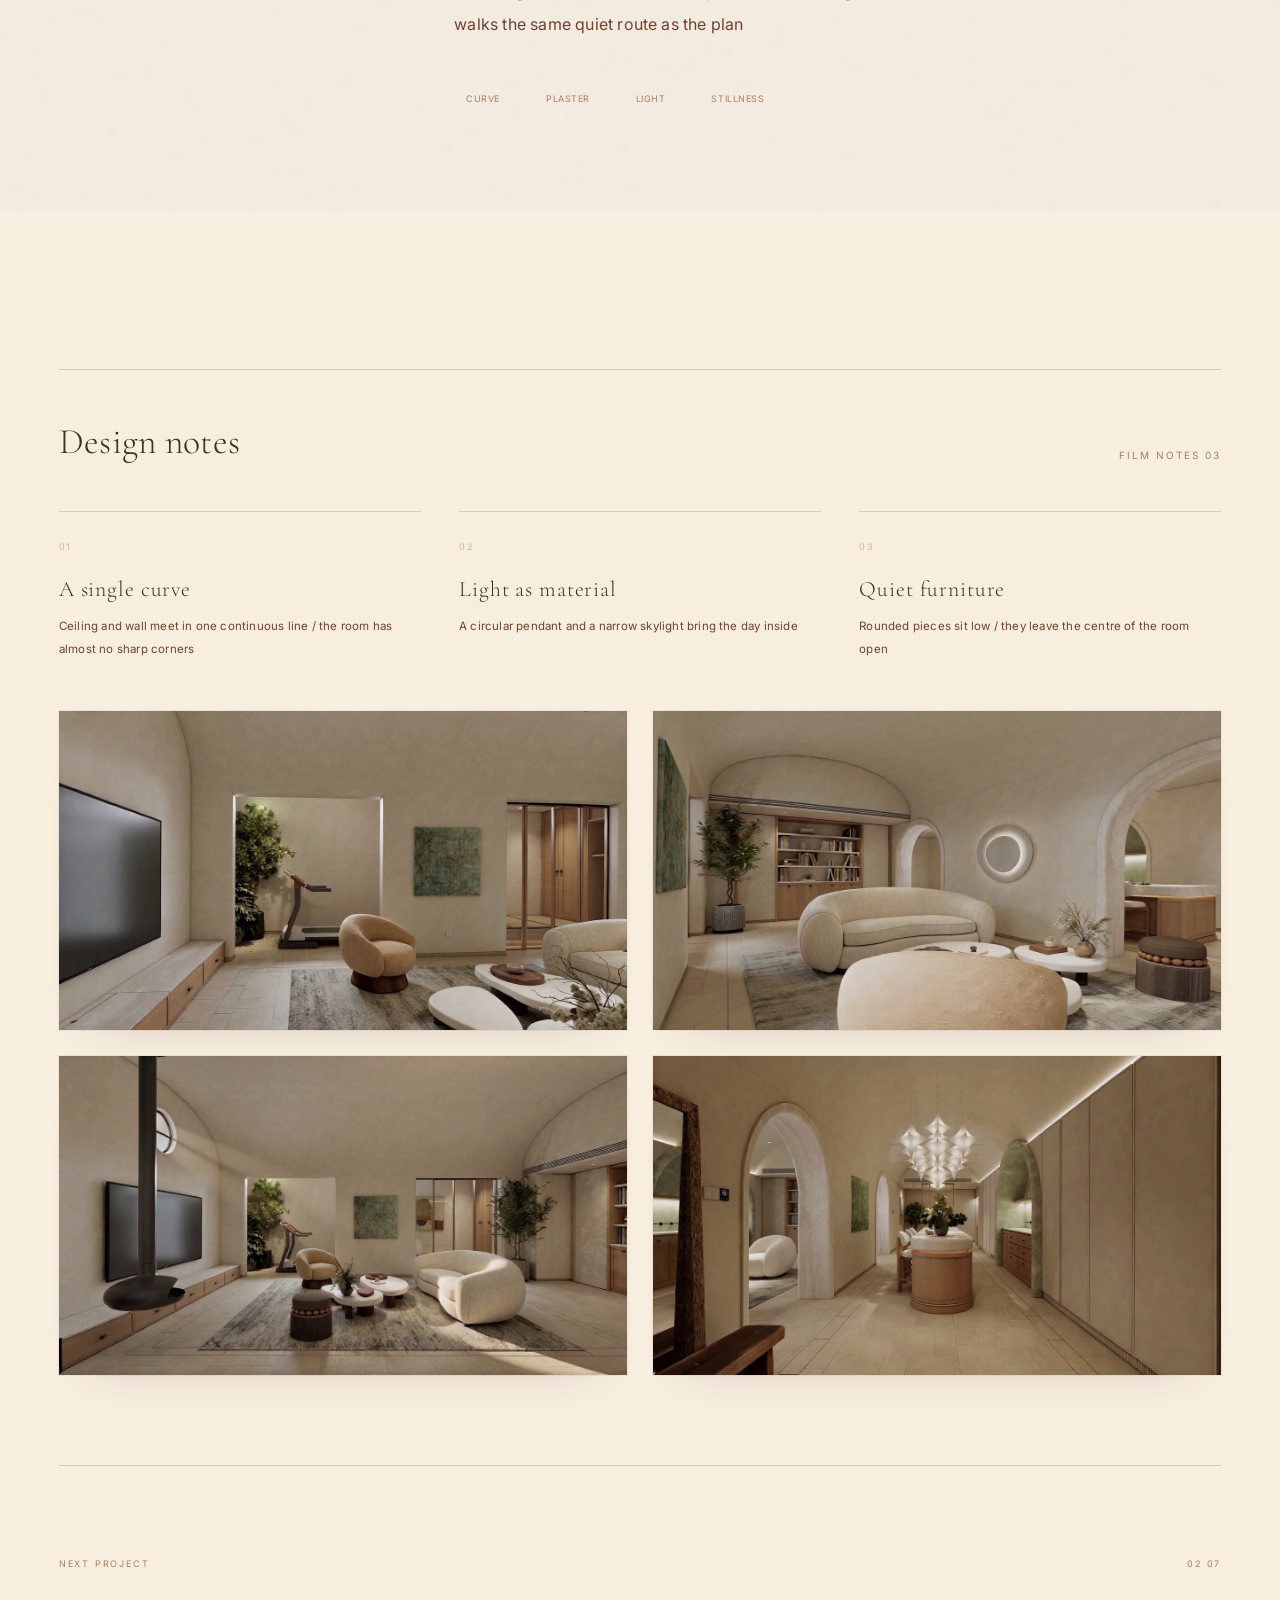
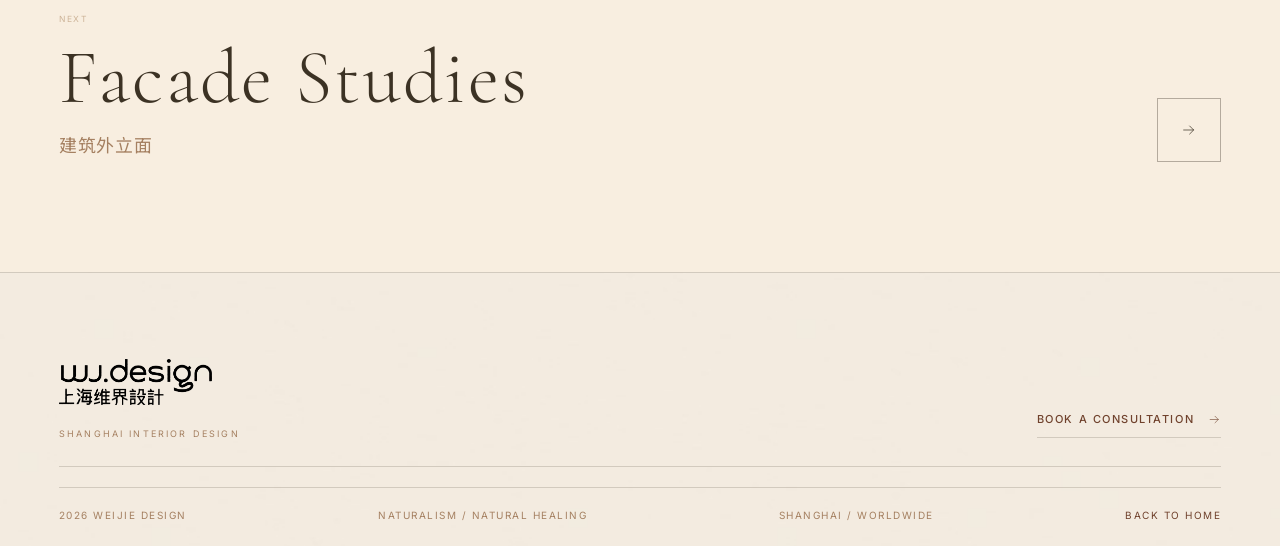
<file: projects/tomson-junpin.html>
<!DOCTYPE html>
<html lang="en">
<head>
<meta charset="UTF-8">
<script>document.documentElement.classList.add('js');</script>
<meta name="viewport" content="width=device-width, initial-scale=1">
<title>Tomson Junpin · Film · Weijie Design</title>
<meta name="description" content="A film about light stone and stillness in a Shanghai residence by Weijie Design">
<meta name="theme-color" content="#F0EAE1">
<meta property="og:title" content="Tomson Junpin · Film · Weijie Design">
<meta property="og:description" content="A film about light stone and stillness in a Shanghai residence by Weijie Design">
<meta property="og:type" content="website">
<link rel="icon" href="../assets/img/favicon.png" type="image/png">
<link rel="apple-touch-icon" href="../assets/img/apple-touch-icon.png">
<link rel="preconnect" href="https://fonts.googleapis.com">
<link rel="preconnect" href="https://fonts.gstatic.com" crossorigin>
<link href="https://fonts.googleapis.com/css2?family=Cormorant+Garamond:wght@300;400;500&family=Inter:wght@300;400;500;600&family=Noto+Sans+SC:wght@300;400;500&family=Noto+Serif+SC:wght@300;400;500&display=swap" rel="stylesheet">
<link rel="stylesheet" href="../assets/css/main.css">
<link rel="stylesheet" href="../assets/css/magazine.css">
</head><body class="project-page">
<a class="skip-link" href="#main">SKIP TO CONTENT</a>
<div class="grain" aria-hidden="true"></div>
<header class="site-header" data-header>
  <a class="brand" href="../index.html" aria-label="Weijie Design home">
    <img class="brand__logo" src="../assets/img/logo.png" alt="wj.design 上海维界设计" width="1200" height="361" decoding="async">
  </a>
  <nav class="nav" aria-label="Main navigation">
    <a class="nav__link" href="../index.html"><span class="nav__zh">首页</span><span class="nav__en">HOME</span></a>
    <a class="nav__link is-active" href="../works.html" aria-current="page">WORKS</a>
    <a class="nav__link" href="../about.html"><span class="nav__zh">关于</span><span class="nav__en">ABOUT</span></a>
    <a class="nav__link" href="../awards.html"><span class="nav__zh">荣誉</span><span class="nav__en">AWARDS</span></a>
    <a class="nav__link" href="../contact.html"><span class="nav__zh">联系</span><span class="nav__en">CONTACT</span></a>
  </nav>
  <a class="header__cta" href="../contact.html"><span class="dot"></span><span class="cta__zh">预约咨询</span><span class="cta__en">ENQUIRE</span></a>
  <button class="menu-btn" type="button" data-menu-toggle aria-expanded="false" aria-controls="mobile-nav" aria-label="Open menu">
    <span></span><span></span>
  </button>
</header>
<div class="mobile-nav" id="mobile-nav" data-mobile-nav aria-hidden="true">
  <nav aria-label="Mobile navigation">
    <div class="mobile-nav__list">
      <a class="mobile-nav__link" href="../index.html"><span class="m-zh">首页</span><span class="m-en">HOME</span></a>
      <a class="mobile-nav__link is-active" href="../works.html" aria-current="page">WORKS<span>作品集</span></a>
      <a class="mobile-nav__link" href="../about.html"><span class="m-zh">关于</span><span class="m-en">ABOUT</span></a>
      <a class="mobile-nav__link" href="../awards.html"><span class="m-zh">荣誉</span><span class="m-en">AWARDS</span></a>
      <a class="mobile-nav__link" href="../contact.html"><span class="m-zh">联系</span><span class="m-en">CONTACT</span></a>
    </div>
  </nav>
  <div class="mobile-nav__meta">
    <span>SHANGHAI / CHINA</span>
    <span>NATURALISM / WABI SABI</span>
  </div>
</div>
<main id="main">
  <article class="project">
    <header class="project-head container">
      <div class="project-head__top">
        <a class="project-back" href="../works.html"><svg viewBox="0 0 24 24" fill="none" aria-hidden="true"><path d="M20 12H5M11 6l-6 6 6 6" stroke="currentColor" stroke-width="1.1" stroke-linecap="round" stroke-linejoin="round"/></svg> ALL WORKS</a>
        <span>FILM 01 07 &nbsp; &nbsp; SHANGHAI CHINA</span>
      </div>
      <h1 class="project-title">Tomson Junpin</h1>
      <span class="project-en">汤臣君品</span>
      <div class="project-facts">
        <div class="fact"><span>TYPE</span><p>Film / Interior</p></div>
        <div class="fact"><span>LOCATION</span><p>Shanghai / China</p></div>
        <div class="fact"><span>SCOPE</span><p>Film / Art Direction</p></div>
        <div class="fact"><span>DURATION</span><p>00:33</p></div>
      </div>
    </header>

    <div class="container">
      <div class="media project-cover project-cover--film ratio-16-9">
        <video class="project-video" controls playsinline preload="metadata" poster="../assets/img/projects/tomsonjunpin/detail-cover.jpg">
          <source src="../assets/video/tomson-junpin-film.mp4" type="video/mp4">
          Your browser does not support video
        </video>
        <div class="project-cover__meta"><span>FILM 00:33</span><span>SOUND OFF</span></div>
      </div>
    </div>

    <section class="project-section container project-story">
      <aside class="project-aside">
        <p class="eyebrow">PROJECT / FILM</p>
        <p class="small">01 07<br>TOMSON JUNPIN<br>SHANGHAI</p>
      </aside>
      <div class="project-text" data-reveal>
        <p class="project-lead">A house held in stillness</p>
        <p>Curved plaster walls arch into one another / the living room reads as a single soft volume / light moves across linen stone and a sculptural pendant</p>
        <p>The film follows the house without narration / a low sofa a round table a branch in a vase / each object is given time</p>
        <p>We designed the interior and the pace of the film together / the camera walks the same quiet route as the plan</p>
        <div class="project-keywords"><span class="tag">CURVE</span><span class="tag">PLASTER</span><span class="tag">LIGHT</span><span class="tag">STILLNESS</span></div>
      </div>
    </section>

    <section class="project-section container">
      <div class="project-highlights">
        <div class="project-highlights__head">
          <h2>Design notes</h2>
          <span class="small">FILM NOTES 03</span>
        </div>
        <div class="highlights">
          <article class="highlight" data-reveal style="--delay:0ms"><span class="num">01</span><h3>A single curve</h3><p>Ceiling and wall meet in one continuous line / the room has almost no sharp corners</p></article>
          <article class="highlight" data-reveal style="--delay:80ms"><span class="num">02</span><h3>Light as material</h3><p>A circular pendant and a narrow skylight bring the day inside</p></article>
          <article class="highlight" data-reveal style="--delay:160ms"><span class="num">03</span><h3>Quiet furniture</h3><p>Rounded pieces sit low / they leave the centre of the room open</p></article>
        </div>
      </div>
      <div class="project-gallery film-gallery">
        <div class="media gallery__item"><img class="media__photo" src="../assets/img/projects/tomsonjunpin/gallery-01.jpg" alt="Tomson Junpin living room" width="1280" height="720" loading="lazy" decoding="async"></div>
        <div class="media gallery__item"><img class="media__photo" src="../assets/img/projects/tomsonjunpin/gallery-02.jpg" alt="Tomson Junpin curved sofa and library" width="1280" height="720" loading="lazy" decoding="async"></div>
        <div class="media gallery__item"><img class="media__photo" src="../assets/img/projects/tomsonjunpin/gallery-03.jpg" alt="Tomson Junpin suspended fireplace" width="1280" height="720" loading="lazy" decoding="async"></div>
        <div class="media gallery__item"><img class="media__photo" src="../assets/img/projects/tomsonjunpin/gallery-04.jpg" alt="Tomson Junpin hallway and mirror" width="1280" height="720" loading="lazy" decoding="async"></div>
      </div>
    </section>

    <nav class="project-next container" aria-label="Next project">
      <div class="project-next__head"><span>NEXT PROJECT</span><span>02 07</span></div>
      <a class="project-next__link" href="facade-studies.html">
        <div><span class="project-next__label">NEXT</span><span class="project-next__name">Facade Studies</span><span class="project-next__en">建筑外立面</span></div>
        <span class="project-next__arrow"><svg viewBox="0 0 24 24" fill="none" aria-hidden="true"><path d="M4 12h15M13 6l6 6-6 6" stroke="currentColor" stroke-width="1.1" stroke-linecap="round" stroke-linejoin="round"/></svg></span>
      </a>
    </nav>
  </article>
</main><footer class="footer">
  <div class="container">
    <div class="footer__top">
      <div class="footer__brand">
        <img class="footer__logo" src="../assets/img/logo.png" alt="wj.design 上海维界设计" width="1200" height="361" loading="lazy" decoding="async">
        <span>SHANGHAI INTERIOR DESIGN</span>
      </div>
      <a class="link-arrow" href="../contact.html">BOOK A CONSULTATION <svg viewBox="0 0 24 24" fill="none" aria-hidden="true"><path d="M4 12h15M13 6l6 6-6 6" stroke="currentColor" stroke-width="1.1" stroke-linecap="round" stroke-linejoin="round"/></svg></a>
    </div>
    <div class="footer__base">
      <span><span data-year>2026</span> WEIJIE DESIGN</span>
      <span>NATURALISM / NATURAL HEALING</span>
      <span>SHANGHAI / WORLDWIDE</span>
      <a href="../index.html">BACK TO HOME</a>
    </div>
  </div>
</footer>
<script src="../assets/js/main.js" defer></script>
</body>
</html>
</file>
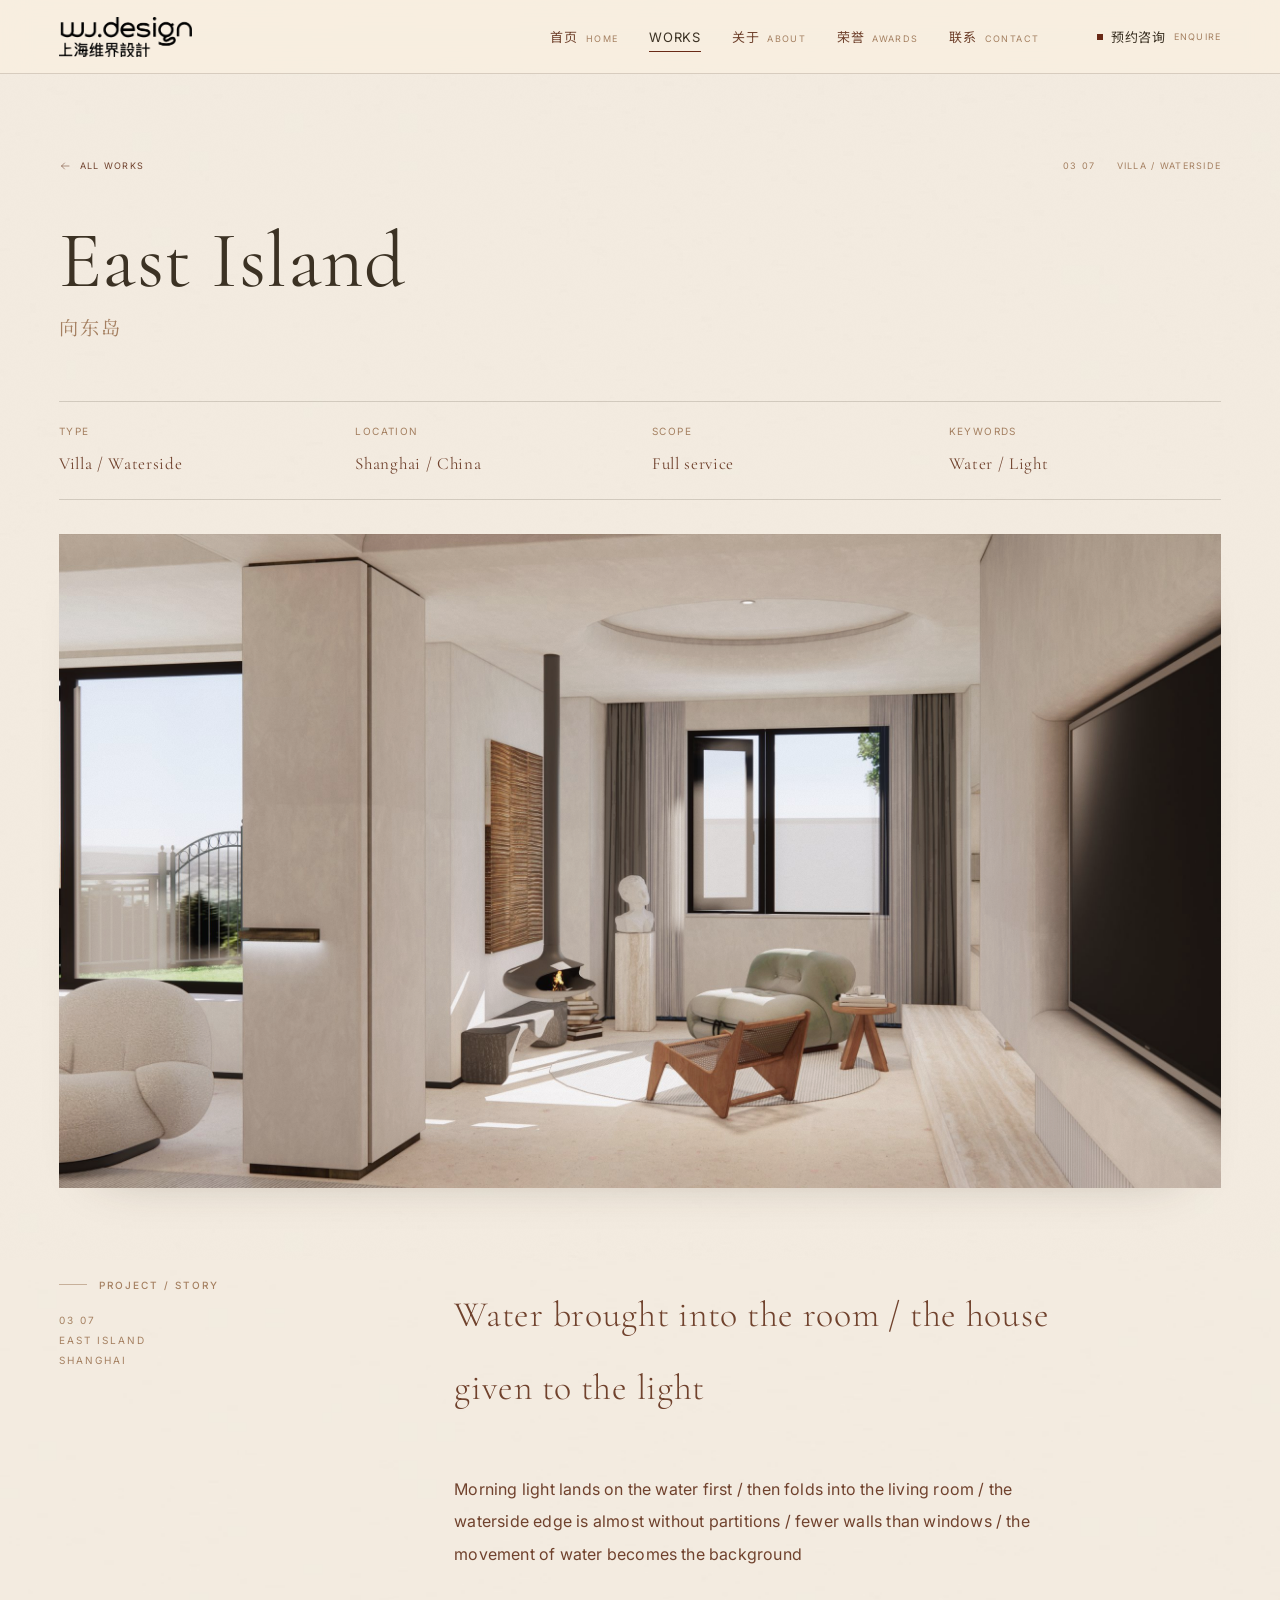
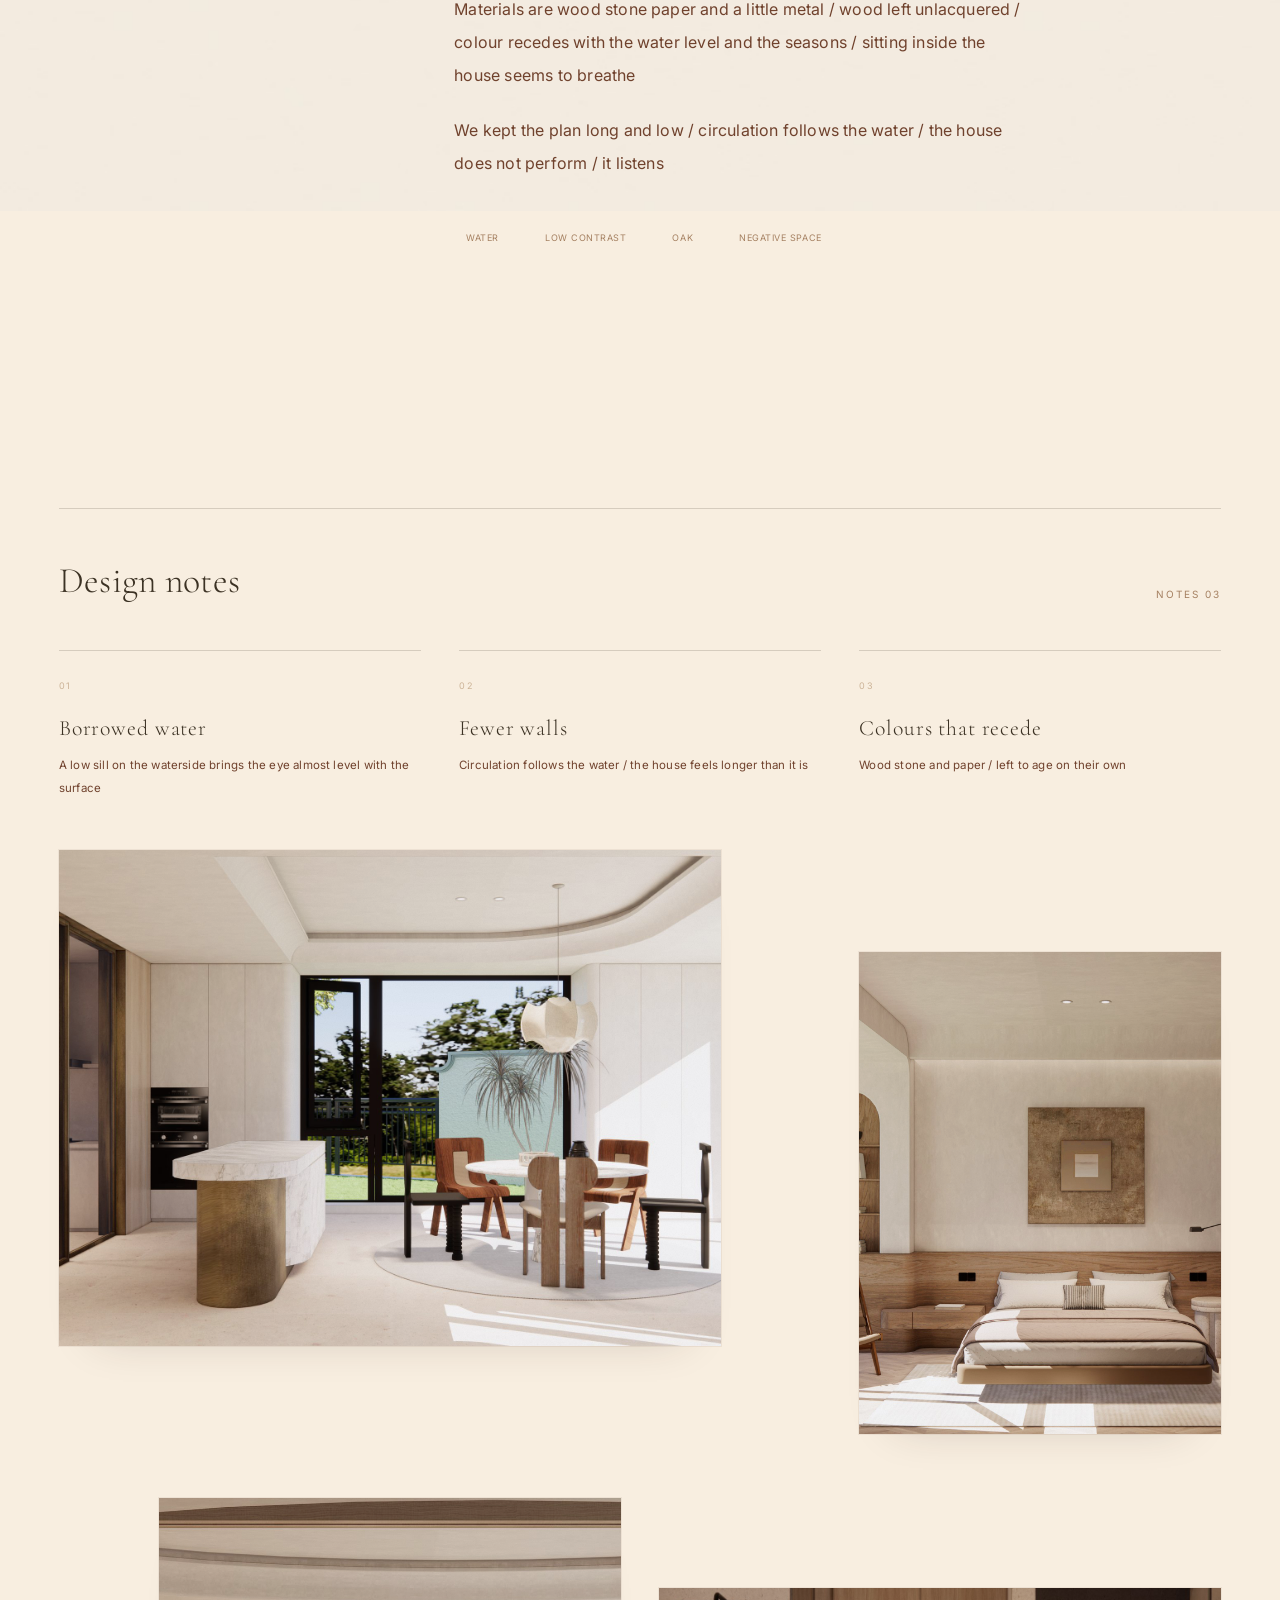
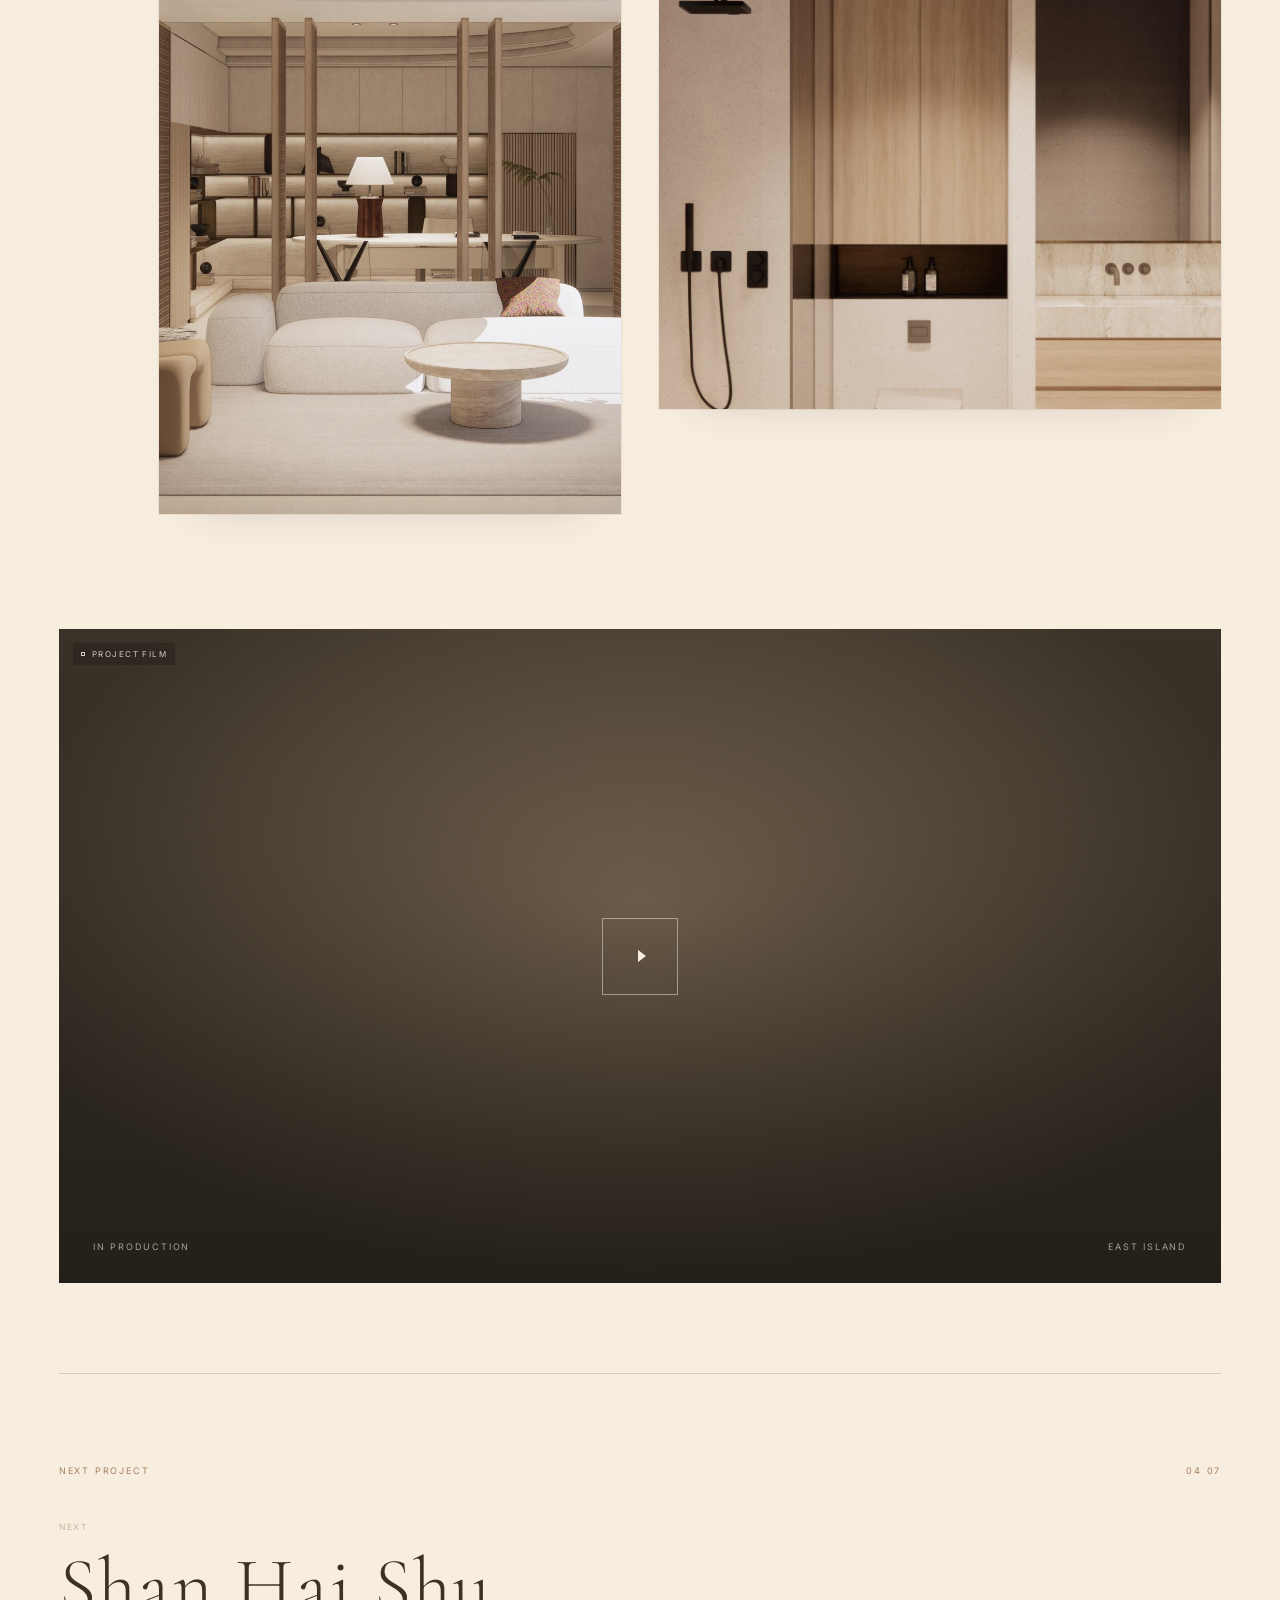
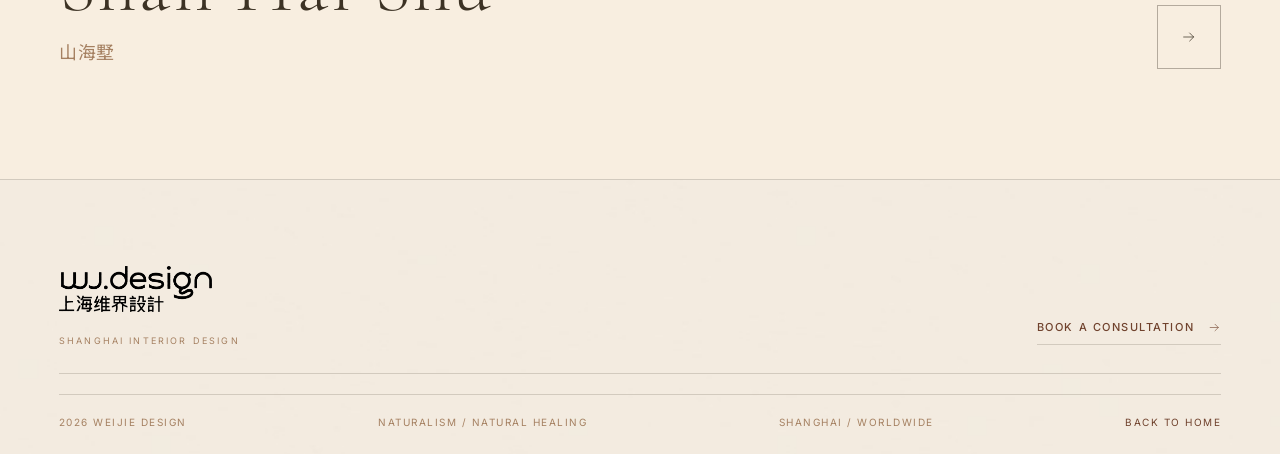
<file: projects/xiangdongdao.html>
<!DOCTYPE html>
<html lang="en">
<head>
<meta charset="UTF-8">
<script>document.documentElement.classList.add('js');</script>
<meta name="viewport" content="width=device-width, initial-scale=1">
<title>East Island · 向东岛 · Weijie Design</title>
<meta name="description" content="Water brought into the room the house given to the light. A Weijie Design project in Shanghai.">
<meta name="theme-color" content="#FAF7F1">
<meta property="og:title" content="East Island · Weijie Design">
<meta property="og:description" content="Water brought into the room the house given to the light. A Weijie Design project in Shanghai.">
<meta property="og:type" content="website">
<link rel="icon" href="../assets/img/favicon.png" type="image/png">
<link rel="apple-touch-icon" href="../assets/img/apple-touch-icon.png">
<link rel="preconnect" href="https://fonts.googleapis.com">
<link rel="preconnect" href="https://fonts.gstatic.com" crossorigin>
<link href="https://fonts.googleapis.com/css2?family=Cormorant+Garamond:wght@300;400;500&family=Inter:wght@300;400;500;600&family=Noto+Sans+SC:wght@300;400;500&family=Noto+Serif+SC:wght@300;400;500&display=swap" rel="stylesheet">
<link rel="stylesheet" href="../assets/css/main.css">
<link rel="stylesheet" href="../assets/css/magazine.css">
</head>
<body class="project-page">
<a class="skip-link" href="#main">SKIP TO CONTENT</a>
<div class="grain" aria-hidden="true"></div>
<header class="site-header" data-header>
  <a class="brand" href="../index.html" aria-label="Weijie Design home">
    <img class="brand__logo" src="../assets/img/logo.png" alt="wj.design 上海维界设计" width="1200" height="361" decoding="async">
  </a>
  <nav class="nav" aria-label="Main navigation">
    <a class="nav__link" href="../index.html"><span class="nav__zh">首页</span><span class="nav__en">HOME</span></a>
    <a class="nav__link is-active" href="../works.html" aria-current="page">WORKS</a>
    <a class="nav__link" href="../about.html"><span class="nav__zh">关于</span><span class="nav__en">ABOUT</span></a>
    <a class="nav__link" href="../awards.html"><span class="nav__zh">荣誉</span><span class="nav__en">AWARDS</span></a>
    <a class="nav__link" href="../contact.html"><span class="nav__zh">联系</span><span class="nav__en">CONTACT</span></a>
  </nav>
  <a class="header__cta" href="../contact.html"><span class="dot"></span><span class="cta__zh">预约咨询</span><span class="cta__en">ENQUIRE</span></a>
  <button class="menu-btn" type="button" data-menu-toggle aria-expanded="false" aria-controls="mobile-nav" aria-label="Open menu">
    <span></span><span></span>
  </button>
</header>
<div class="mobile-nav" id="mobile-nav" data-mobile-nav aria-hidden="true">
  <nav aria-label="Mobile navigation">
    <div class="mobile-nav__list">
      <a class="mobile-nav__link" href="../index.html"><span class="m-zh">首页</span><span class="m-en">HOME</span></a>
      <a class="mobile-nav__link is-active" href="../works.html" aria-current="page">WORKS<span>作品集</span></a>
      <a class="mobile-nav__link" href="../about.html"><span class="m-zh">关于</span><span class="m-en">ABOUT</span></a>
      <a class="mobile-nav__link" href="../awards.html"><span class="m-zh">荣誉</span><span class="m-en">AWARDS</span></a>
      <a class="mobile-nav__link" href="../contact.html"><span class="m-zh">联系</span><span class="m-en">CONTACT</span></a>
    </div>
  </nav>
  <div class="mobile-nav__meta">
    <span>SHANGHAI / CHINA</span>
    <span>NATURALISM / WABI SABI</span>
  </div>
</div>

<main id="main">
  <article class="project">
    <header class="project-head container">
      <div class="project-head__top"><a class="project-back" href="../works.html"><svg viewBox="0 0 24 24" fill="none" aria-hidden="true"><path d="M20 12H5M11 6l-6 6 6 6" stroke="currentColor" stroke-width="1.1" stroke-linecap="round" stroke-linejoin="round"/></svg> ALL WORKS</a><span>03 07 &nbsp; &nbsp; VILLA / WATERSIDE</span></div>
      <h1 class="project-title">East Island</h1>
      <span class="project-en">向东岛</span>
      <div class="project-facts"><div class="fact"><span>TYPE</span><p>Villa / Waterside</p></div><div class="fact"><span>LOCATION</span><p>Shanghai / China</p></div><div class="fact"><span>SCOPE</span><p>Full service</p></div><div class="fact"><span>KEYWORDS</span><p>Water / Light</p></div></div>
    </header>
    <div class="container"><div class="media project-cover ratio-16-9">
        <img class="media__photo" src="../assets/img/projects/xiangdongdao/detail-cover.jpg" alt="East Island interior" width="2400" height="1350" decoding="async">
      </div></div>
    <section class="project-section container project-story"><aside class="project-aside"><p class="eyebrow">PROJECT / STORY</p><p class="small">03 07<br>EAST ISLAND<br>SHANGHAI</p></aside><div class="project-text" data-reveal><p class="project-lead">Water brought into the room / the house given to the light</p><p>Morning light lands on the water first / then folds into the living room / the waterside edge is almost without partitions / fewer walls than windows / the movement of water becomes the background</p><p>Materials are wood stone paper and a little metal / wood left unlacquered / colour recedes with the water level and the seasons / sitting inside the house seems to breathe</p><p>We kept the plan long and low / circulation follows the water / the house does not perform / it listens</p><div class="project-keywords"><span class="tag">WATER</span><span class="tag">LOW CONTRAST</span><span class="tag">OAK</span><span class="tag">NEGATIVE SPACE</span></div></div></section>
    <section class="project-section container"><div class="project-highlights"><div class="project-highlights__head"><h2>Design notes</h2><span class="small">NOTES 03</span></div><div class="highlights"><article class="highlight" data-reveal style="--delay:0ms"><span class="num">01</span><h3>Borrowed water</h3><p>A low sill on the waterside brings the eye almost level with the surface</p></article><article class="highlight" data-reveal style="--delay:80ms"><span class="num">02</span><h3>Fewer walls</h3><p>Circulation follows the water / the house feels longer than it is</p></article><article class="highlight" data-reveal style="--delay:160ms"><span class="num">03</span><h3>Colours that recede</h3><p>Wood stone and paper / left to age on their own</p></article></div></div><div class="project-gallery">
        <div class="media gallery__item">
        <img class="media__photo" src="../assets/img/projects/xiangdongdao/gallery-01.jpg" alt="East Island interior detail" width="1600" height="1200" loading="lazy" decoding="async">
      </div>
      <div class="media gallery__item">
        <img class="media__photo" src="../assets/img/projects/xiangdongdao/gallery-02.jpg" alt="East Island interior detail" width="1200" height="1600" loading="lazy" decoding="async">
      </div>
      <div class="media gallery__item">
        <img class="media__photo" src="../assets/img/projects/xiangdongdao/gallery-03.jpg" alt="East Island interior detail" width="1600" height="1200" loading="lazy" decoding="async">
      </div>
      <div class="media gallery__item">
        <img class="media__photo" src="../assets/img/projects/xiangdongdao/gallery-04.jpg" alt="East Island interior detail" width="1200" height="1600" loading="lazy" decoding="async">
      </div>
      </div><div class="film" style="--tone-a:#8d7860;--tone-b:#3d352b" role="img" aria-label="Project film in production"><div class="film__base"></div><span class="media__tag">PROJECT FILM</span><div class="film__play" aria-hidden="true"></div><div class="film__meta"><span>IN PRODUCTION</span><span>EAST ISLAND</span></div></div></section>
    <nav class="project-next container" aria-label="Next project"><div class="project-next__head"><span>NEXT PROJECT</span><span>04 07</span></div><a class="project-next__link" href="shanhaishu.html"><div><span class="project-next__label">NEXT</span><span class="project-next__name">Shan Hai Shu</span><span class="project-next__en">山海墅</span></div><span class="project-next__arrow"><svg viewBox="0 0 24 24" fill="none" aria-hidden="true"><path d="M4 12h15M13 6l6 6-6 6" stroke="currentColor" stroke-width="1.1" stroke-linecap="round" stroke-linejoin="round"/></svg></span></a></nav>
  </article>
</main>

<footer class="footer">
  <div class="container">
    <div class="footer__top">
      <div class="footer__brand">
        <img class="footer__logo" src="../assets/img/logo.png" alt="wj.design 上海维界设计" width="1200" height="361" loading="lazy" decoding="async">
        <span>SHANGHAI INTERIOR DESIGN</span>
      </div>
      <a class="link-arrow" href="../contact.html">BOOK A CONSULTATION <svg viewBox="0 0 24 24" fill="none" aria-hidden="true"><path d="M4 12h15M13 6l6 6-6 6" stroke="currentColor" stroke-width="1.1" stroke-linecap="round" stroke-linejoin="round"/></svg></a>
    </div>
    <div class="footer__base">
      <span><span data-year>2026</span> WEIJIE DESIGN</span>
      <span>NATURALISM / NATURAL HEALING</span>
      <span>SHANGHAI / WORLDWIDE</span>
      <a href="../index.html">BACK TO HOME</a>
    </div>
  </div>
</footer>
<script src="../assets/js/main.js" defer></script>
</body>
</html>
</file>
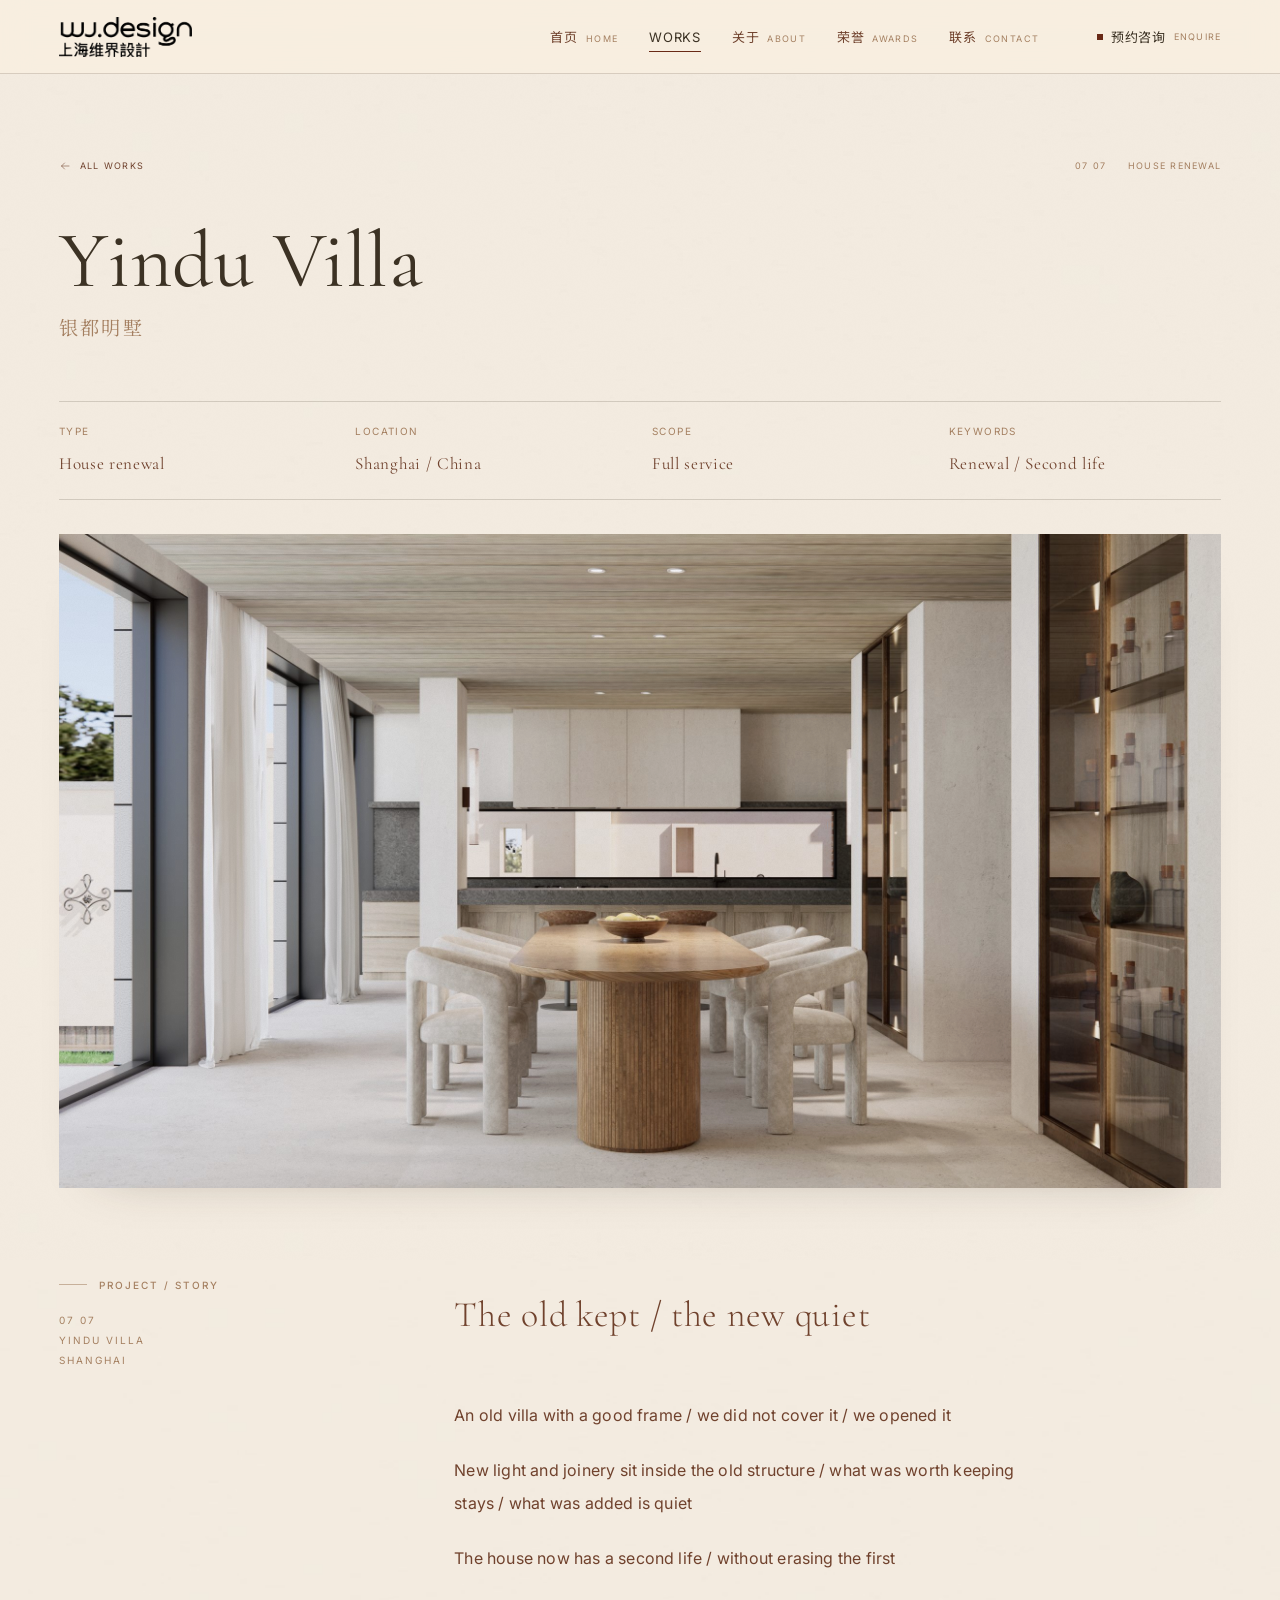
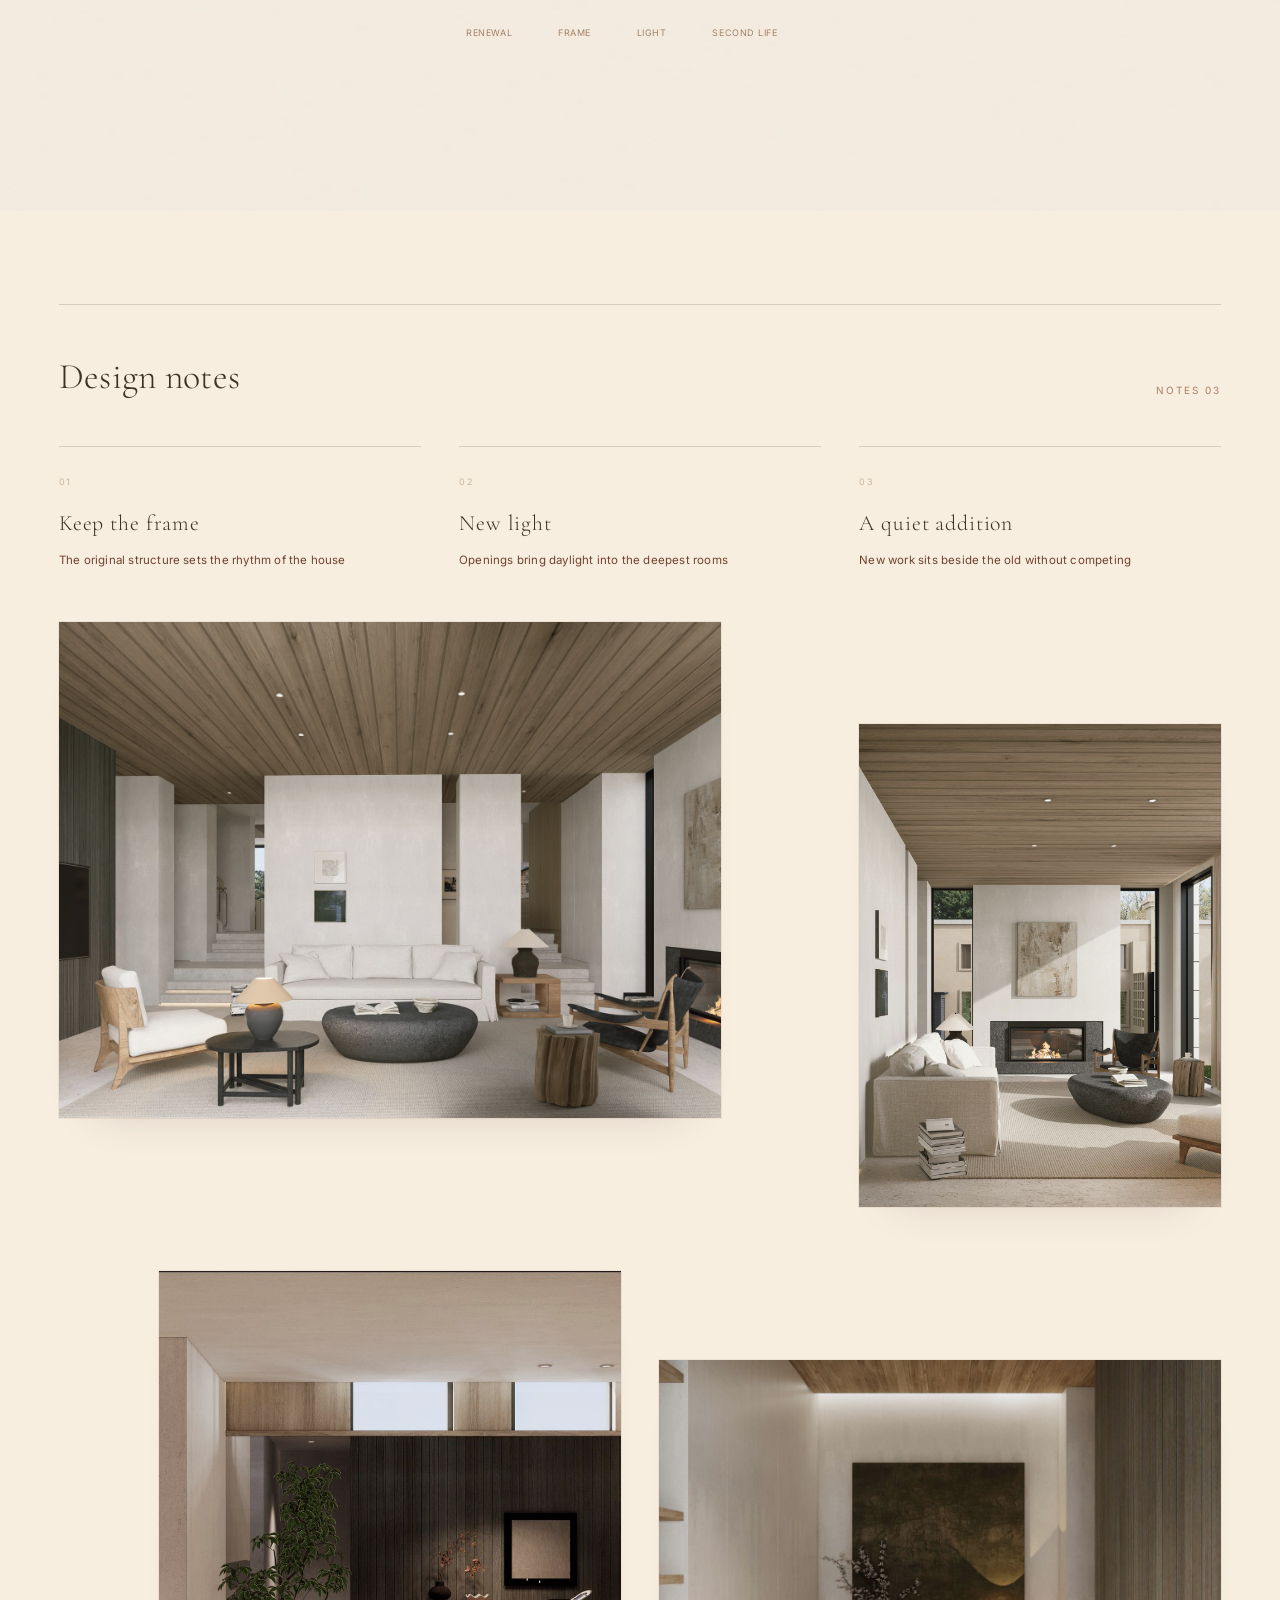
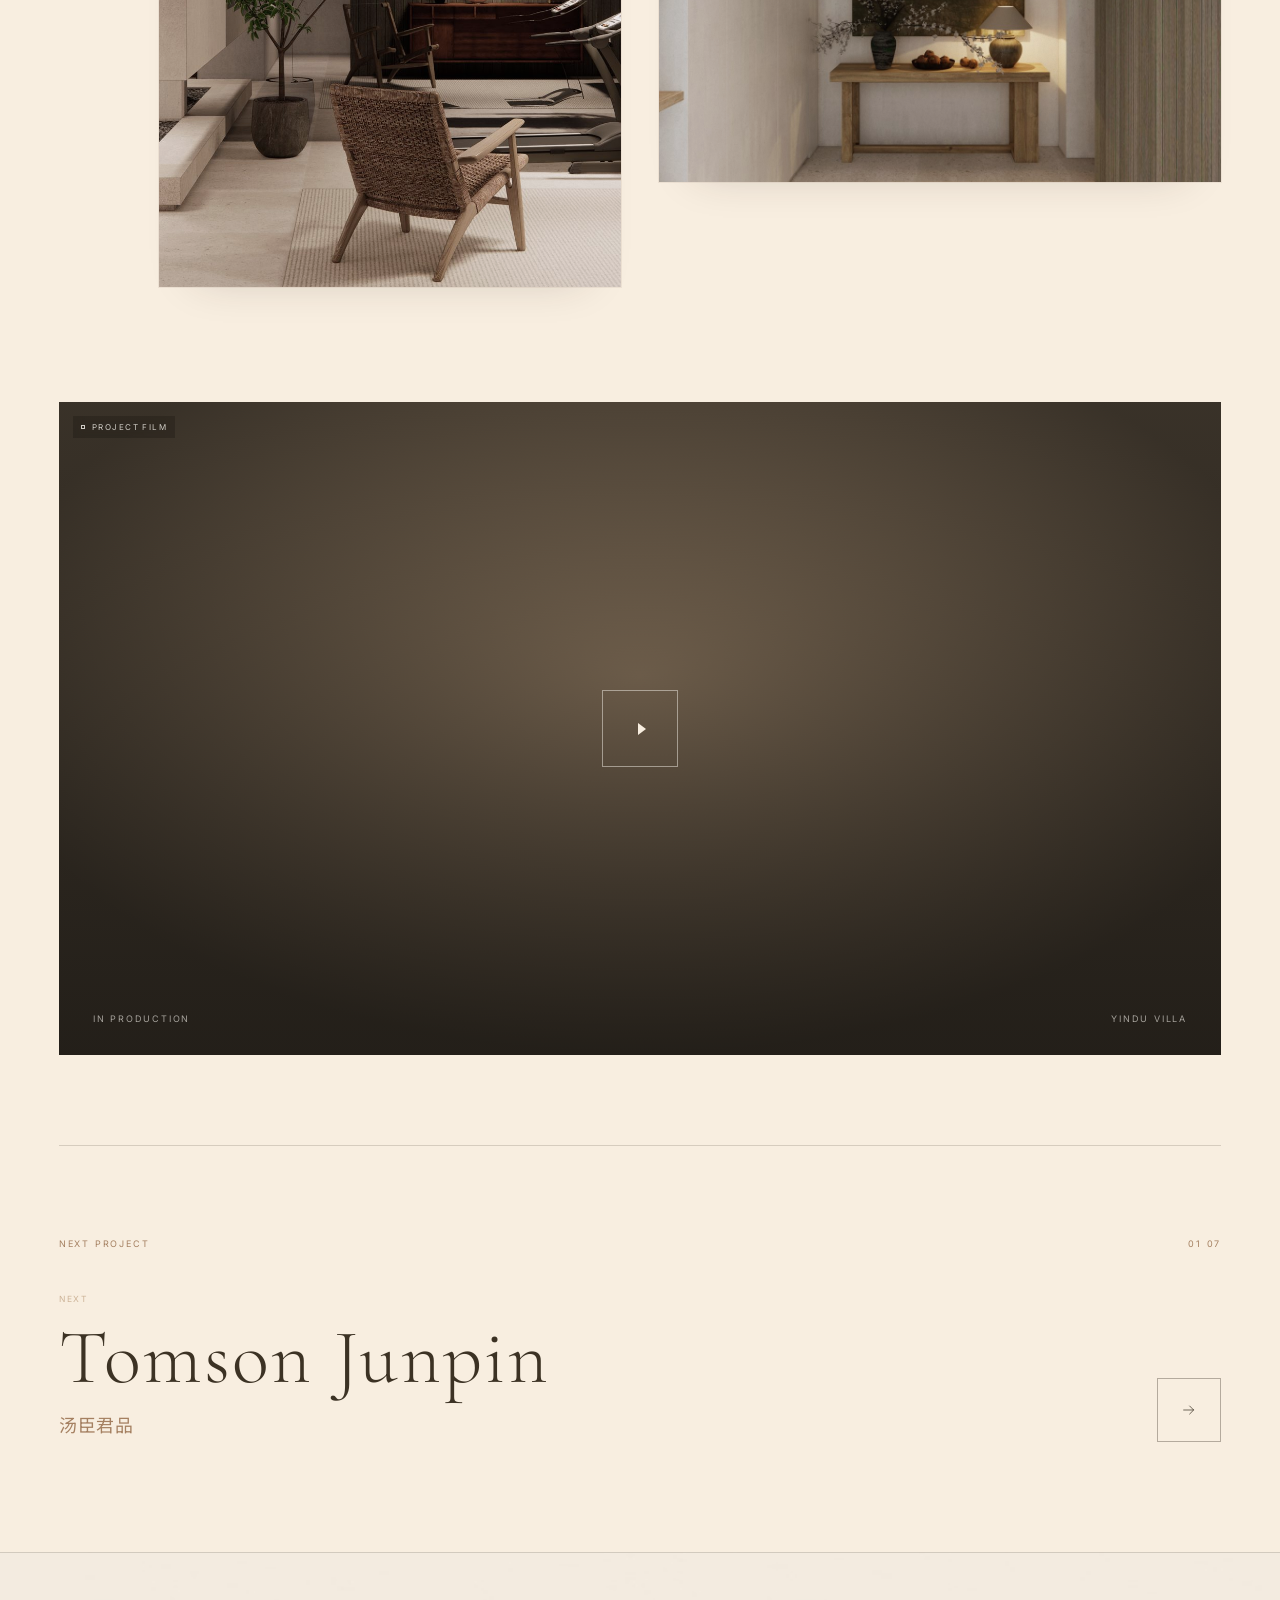
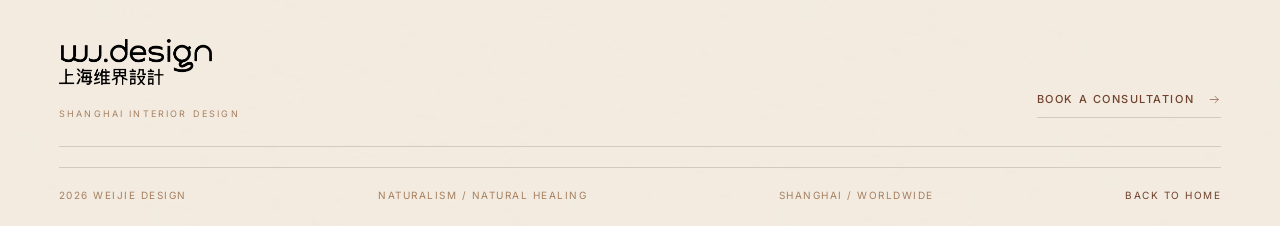
<file: projects/yindumingshu.html>
<!DOCTYPE html>
<html lang="en">
<head>
<meta charset="UTF-8">
<script>document.documentElement.classList.add('js');</script>
<meta name="viewport" content="width=device-width, initial-scale=1">
<title>Yindu Villa · 银都明墅 · Weijie Design</title>
<meta name="description" content="The old kept the new quiet. A Weijie Design project in Shanghai.">
<meta name="theme-color" content="#FAF7F1">
<meta property="og:title" content="Yindu Villa · Weijie Design">
<meta property="og:description" content="The old kept the new quiet. A Weijie Design project in Shanghai.">
<meta property="og:type" content="website">
<link rel="icon" href="../assets/img/favicon.png" type="image/png">
<link rel="apple-touch-icon" href="../assets/img/apple-touch-icon.png">
<link rel="preconnect" href="https://fonts.googleapis.com">
<link rel="preconnect" href="https://fonts.gstatic.com" crossorigin>
<link href="https://fonts.googleapis.com/css2?family=Cormorant+Garamond:wght@300;400;500&family=Inter:wght@300;400;500;600&family=Noto+Sans+SC:wght@300;400;500&family=Noto+Serif+SC:wght@300;400;500&display=swap" rel="stylesheet">
<link rel="stylesheet" href="../assets/css/main.css">
<link rel="stylesheet" href="../assets/css/magazine.css">
</head>
<body class="project-page">
<a class="skip-link" href="#main">SKIP TO CONTENT</a>
<div class="grain" aria-hidden="true"></div>
<header class="site-header" data-header>
  <a class="brand" href="../index.html" aria-label="Weijie Design home">
    <img class="brand__logo" src="../assets/img/logo.png" alt="wj.design 上海维界设计" width="1200" height="361" decoding="async">
  </a>
  <nav class="nav" aria-label="Main navigation">
    <a class="nav__link" href="../index.html"><span class="nav__zh">首页</span><span class="nav__en">HOME</span></a>
    <a class="nav__link is-active" href="../works.html" aria-current="page">WORKS</a>
    <a class="nav__link" href="../about.html"><span class="nav__zh">关于</span><span class="nav__en">ABOUT</span></a>
    <a class="nav__link" href="../awards.html"><span class="nav__zh">荣誉</span><span class="nav__en">AWARDS</span></a>
    <a class="nav__link" href="../contact.html"><span class="nav__zh">联系</span><span class="nav__en">CONTACT</span></a>
  </nav>
  <a class="header__cta" href="../contact.html"><span class="dot"></span><span class="cta__zh">预约咨询</span><span class="cta__en">ENQUIRE</span></a>
  <button class="menu-btn" type="button" data-menu-toggle aria-expanded="false" aria-controls="mobile-nav" aria-label="Open menu">
    <span></span><span></span>
  </button>
</header>
<div class="mobile-nav" id="mobile-nav" data-mobile-nav aria-hidden="true">
  <nav aria-label="Mobile navigation">
    <div class="mobile-nav__list">
      <a class="mobile-nav__link" href="../index.html"><span class="m-zh">首页</span><span class="m-en">HOME</span></a>
      <a class="mobile-nav__link is-active" href="../works.html" aria-current="page">WORKS<span>作品集</span></a>
      <a class="mobile-nav__link" href="../about.html"><span class="m-zh">关于</span><span class="m-en">ABOUT</span></a>
      <a class="mobile-nav__link" href="../awards.html"><span class="m-zh">荣誉</span><span class="m-en">AWARDS</span></a>
      <a class="mobile-nav__link" href="../contact.html"><span class="m-zh">联系</span><span class="m-en">CONTACT</span></a>
    </div>
  </nav>
  <div class="mobile-nav__meta">
    <span>SHANGHAI / CHINA</span>
    <span>NATURALISM / WABI SABI</span>
  </div>
</div>

<main id="main">
  <article class="project">
    <header class="project-head container">
      <div class="project-head__top"><a class="project-back" href="../works.html"><svg viewBox="0 0 24 24" fill="none" aria-hidden="true"><path d="M20 12H5M11 6l-6 6 6 6" stroke="currentColor" stroke-width="1.1" stroke-linecap="round" stroke-linejoin="round"/></svg> ALL WORKS</a><span>07 07 &nbsp; &nbsp; HOUSE RENEWAL</span></div>
      <h1 class="project-title">Yindu Villa</h1>
      <span class="project-en">银都明墅</span>
      <div class="project-facts"><div class="fact"><span>TYPE</span><p>House renewal</p></div><div class="fact"><span>LOCATION</span><p>Shanghai / China</p></div><div class="fact"><span>SCOPE</span><p>Full service</p></div><div class="fact"><span>KEYWORDS</span><p>Renewal / Second life</p></div></div>
    </header>
    <div class="container"><div class="media project-cover ratio-16-9">
        <img class="media__photo" src="../assets/img/projects/yindumingshu/detail-cover.jpg" alt="Yindu Villa interior" width="2400" height="1350" decoding="async">
      </div></div>
    <section class="project-section container project-story"><aside class="project-aside"><p class="eyebrow">PROJECT / STORY</p><p class="small">07 07<br>YINDU VILLA<br>SHANGHAI</p></aside><div class="project-text" data-reveal><p class="project-lead">The old kept / the new quiet</p><p>An old villa with a good frame / we did not cover it / we opened it</p><p>New light and joinery sit inside the old structure / what was worth keeping stays / what was added is quiet</p><p>The house now has a second life / without erasing the first</p><div class="project-keywords"><span class="tag">RENEWAL</span><span class="tag">FRAME</span><span class="tag">LIGHT</span><span class="tag">SECOND LIFE</span></div></div></section>
    <section class="project-section container"><div class="project-highlights"><div class="project-highlights__head"><h2>Design notes</h2><span class="small">NOTES 03</span></div><div class="highlights"><article class="highlight" data-reveal style="--delay:0ms"><span class="num">01</span><h3>Keep the frame</h3><p>The original structure sets the rhythm of the house</p></article><article class="highlight" data-reveal style="--delay:80ms"><span class="num">02</span><h3>New light</h3><p>Openings bring daylight into the deepest rooms</p></article><article class="highlight" data-reveal style="--delay:160ms"><span class="num">03</span><h3>A quiet addition</h3><p>New work sits beside the old without competing</p></article></div></div><div class="project-gallery">
        <div class="media gallery__item">
        <img class="media__photo" src="../assets/img/projects/yindumingshu/gallery-01.jpg" alt="Yindu Villa interior detail" width="1600" height="1200" loading="lazy" decoding="async">
      </div>
      <div class="media gallery__item">
        <img class="media__photo" src="../assets/img/projects/yindumingshu/gallery-02.jpg" alt="Yindu Villa interior detail" width="1200" height="1600" loading="lazy" decoding="async">
      </div>
      <div class="media gallery__item">
        <img class="media__photo" src="../assets/img/projects/yindumingshu/gallery-03.jpg" alt="Yindu Villa interior detail" width="1600" height="1200" loading="lazy" decoding="async">
      </div>
      <div class="media gallery__item">
        <img class="media__photo" src="../assets/img/projects/yindumingshu/gallery-04.jpg" alt="Yindu Villa interior detail" width="1200" height="1600" loading="lazy" decoding="async">
      </div>
      </div><div class="film" style="--tone-a:#8d7860;--tone-b:#3d352b" role="img" aria-label="Project film in production"><div class="film__base"></div><span class="media__tag">PROJECT FILM</span><div class="film__play" aria-hidden="true"></div><div class="film__meta"><span>IN PRODUCTION</span><span>YINDU VILLA</span></div></div></section>
    <nav class="project-next container" aria-label="Next project"><div class="project-next__head"><span>NEXT PROJECT</span><span>01 07</span></div><a class="project-next__link" href="tomson-junpin.html"><div><span class="project-next__label">NEXT</span><span class="project-next__name">Tomson Junpin</span><span class="project-next__en">汤臣君品</span></div><span class="project-next__arrow"><svg viewBox="0 0 24 24" fill="none" aria-hidden="true"><path d="M4 12h15M13 6l6 6-6 6" stroke="currentColor" stroke-width="1.1" stroke-linecap="round" stroke-linejoin="round"/></svg></span></a></nav>
  </article>
</main>

<footer class="footer">
  <div class="container">
    <div class="footer__top">
      <div class="footer__brand">
        <img class="footer__logo" src="../assets/img/logo.png" alt="wj.design 上海维界设计" width="1200" height="361" loading="lazy" decoding="async">
        <span>SHANGHAI INTERIOR DESIGN</span>
      </div>
      <a class="link-arrow" href="../contact.html">BOOK A CONSULTATION <svg viewBox="0 0 24 24" fill="none" aria-hidden="true"><path d="M4 12h15M13 6l6 6-6 6" stroke="currentColor" stroke-width="1.1" stroke-linecap="round" stroke-linejoin="round"/></svg></a>
    </div>
    <div class="footer__base">
      <span><span data-year>2026</span> WEIJIE DESIGN</span>
      <span>NATURALISM / NATURAL HEALING</span>
      <span>SHANGHAI / WORLDWIDE</span>
      <a href="../index.html">BACK TO HOME</a>
    </div>
  </div>
</footer>
<script src="../assets/js/main.js" defer></script>
</body>
</html>
</file>
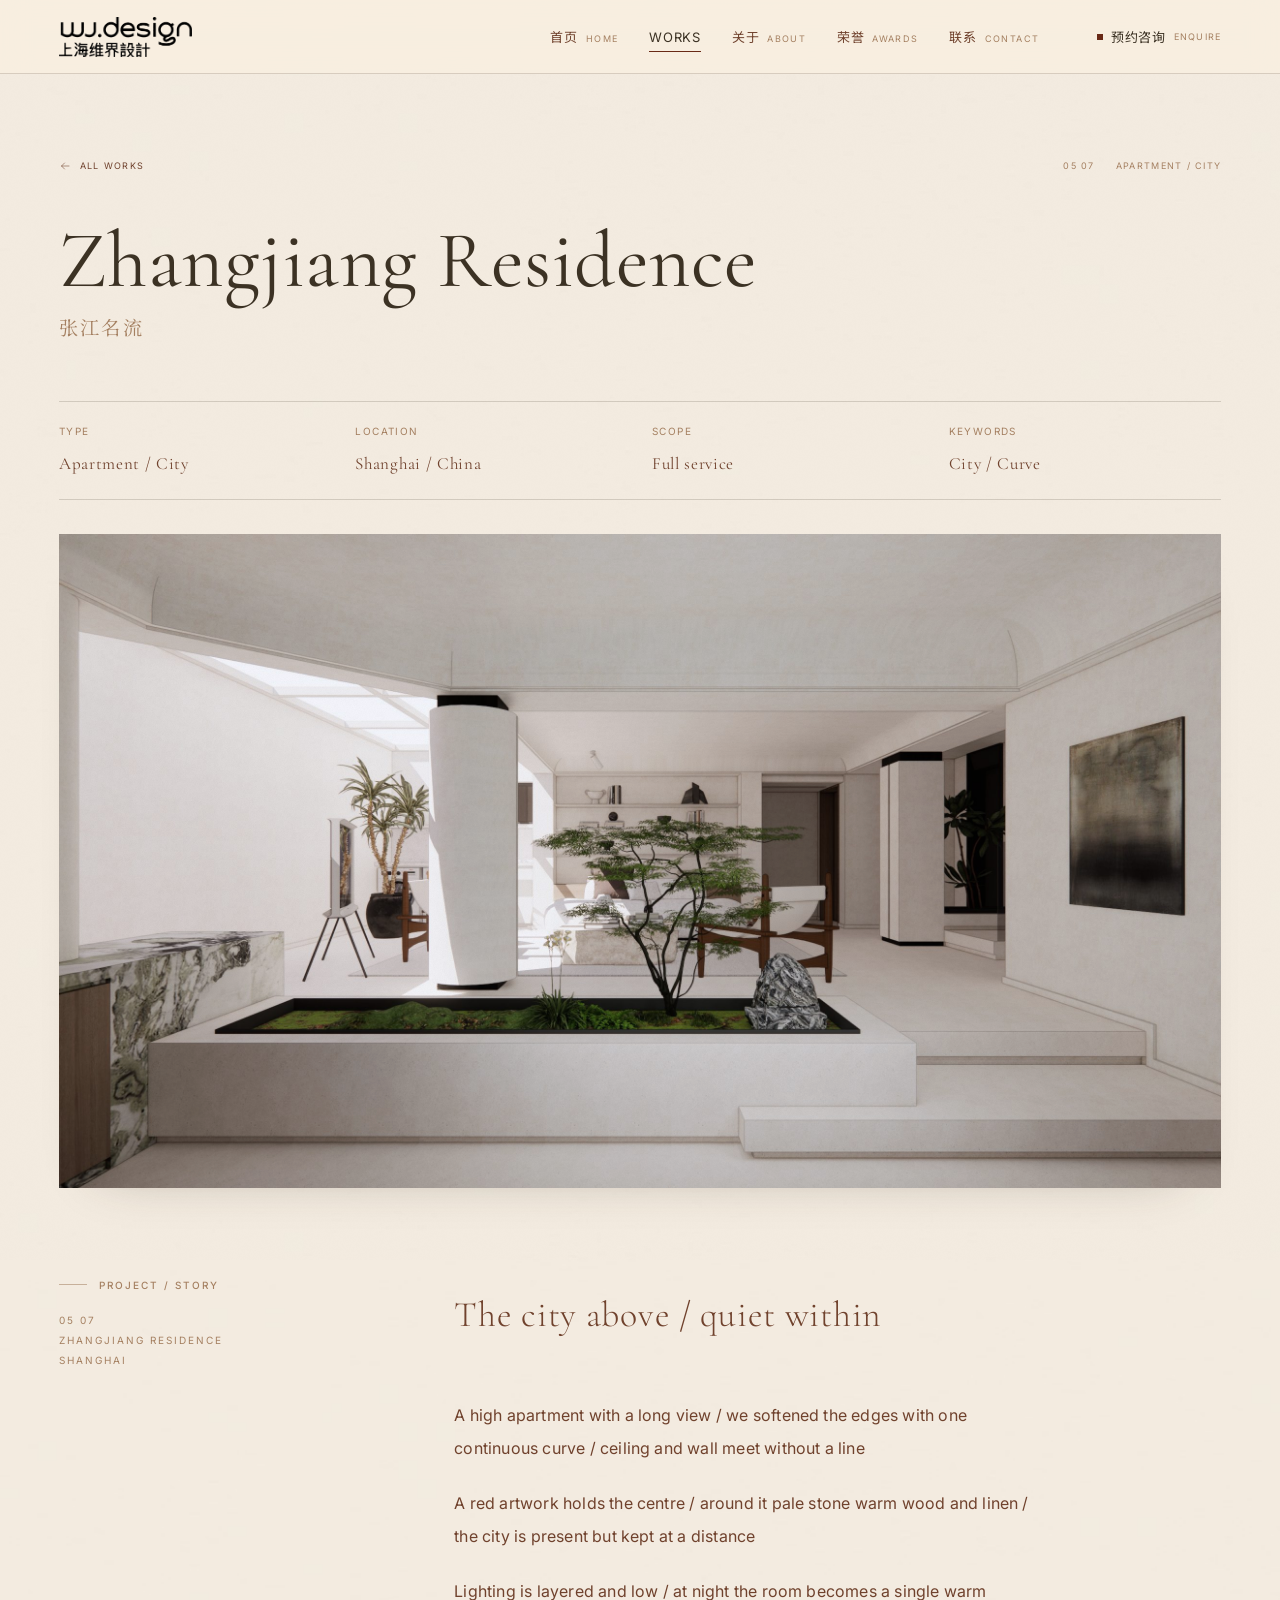
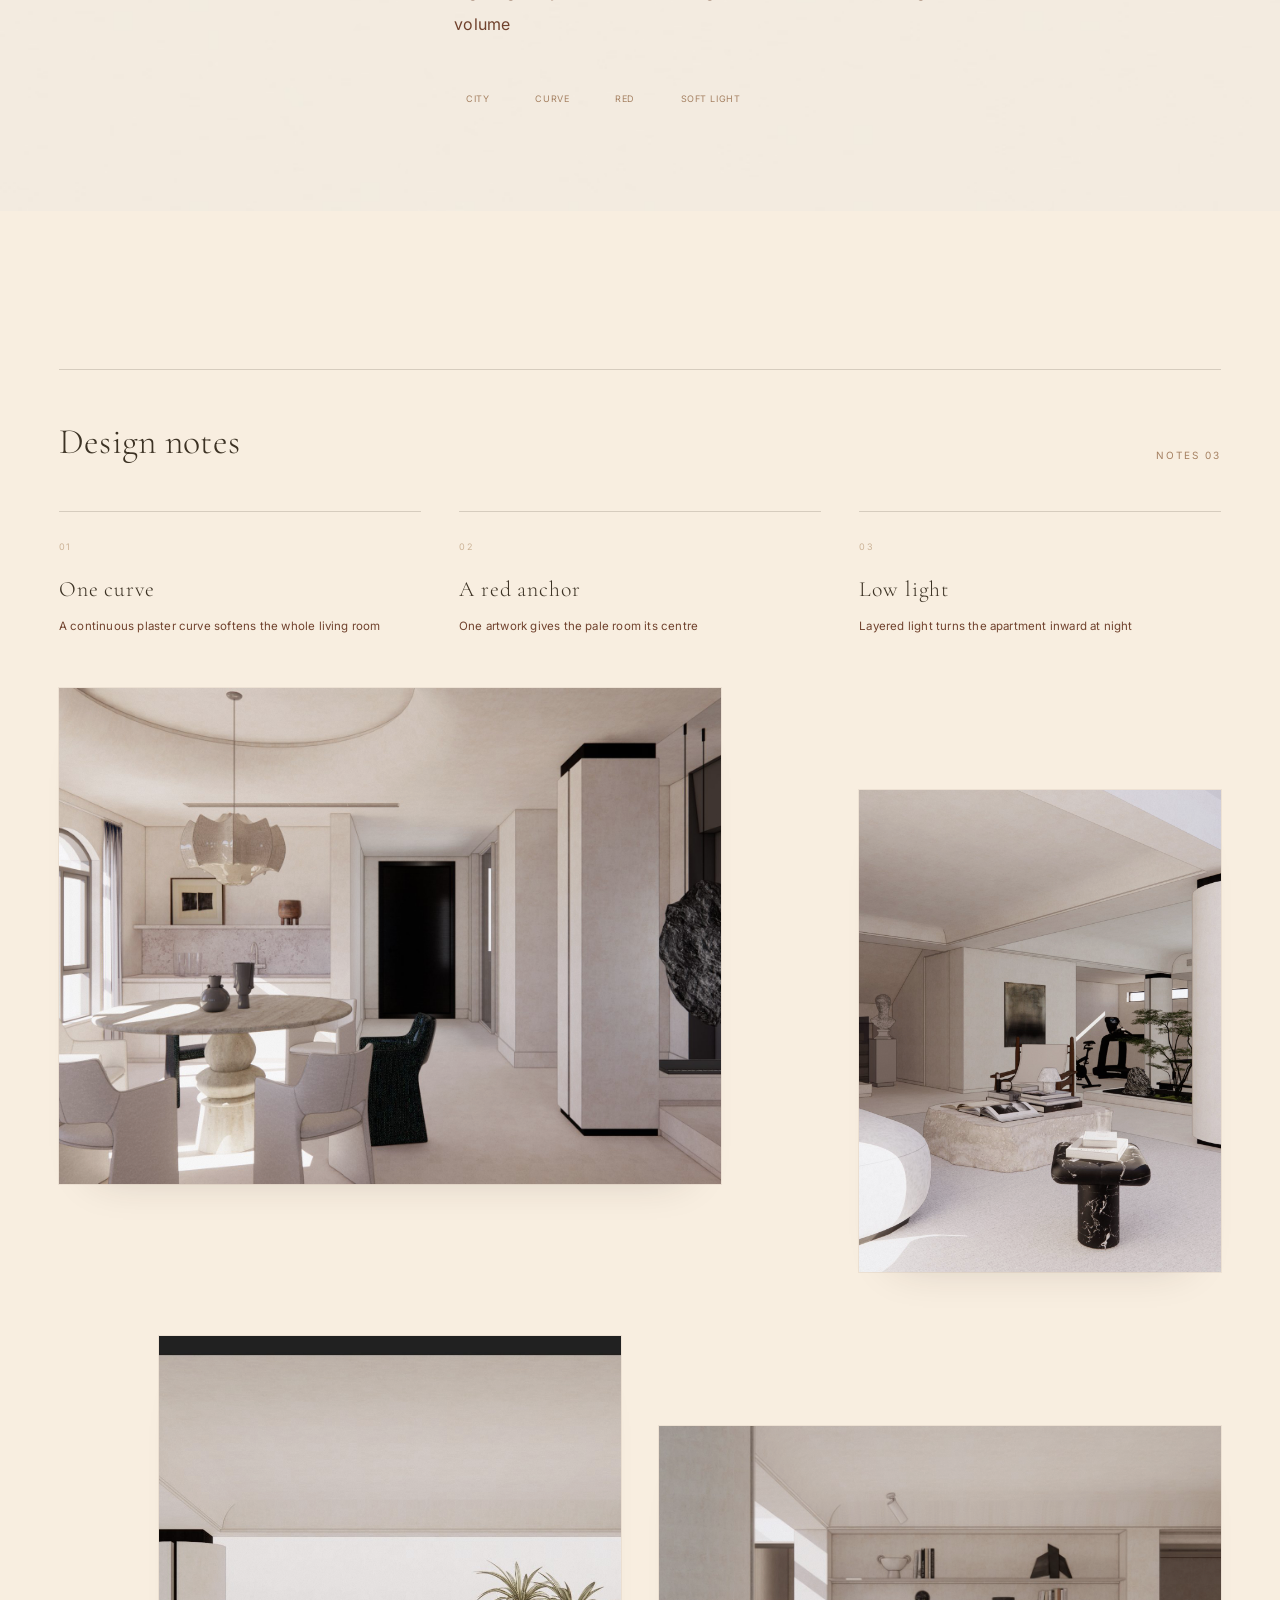
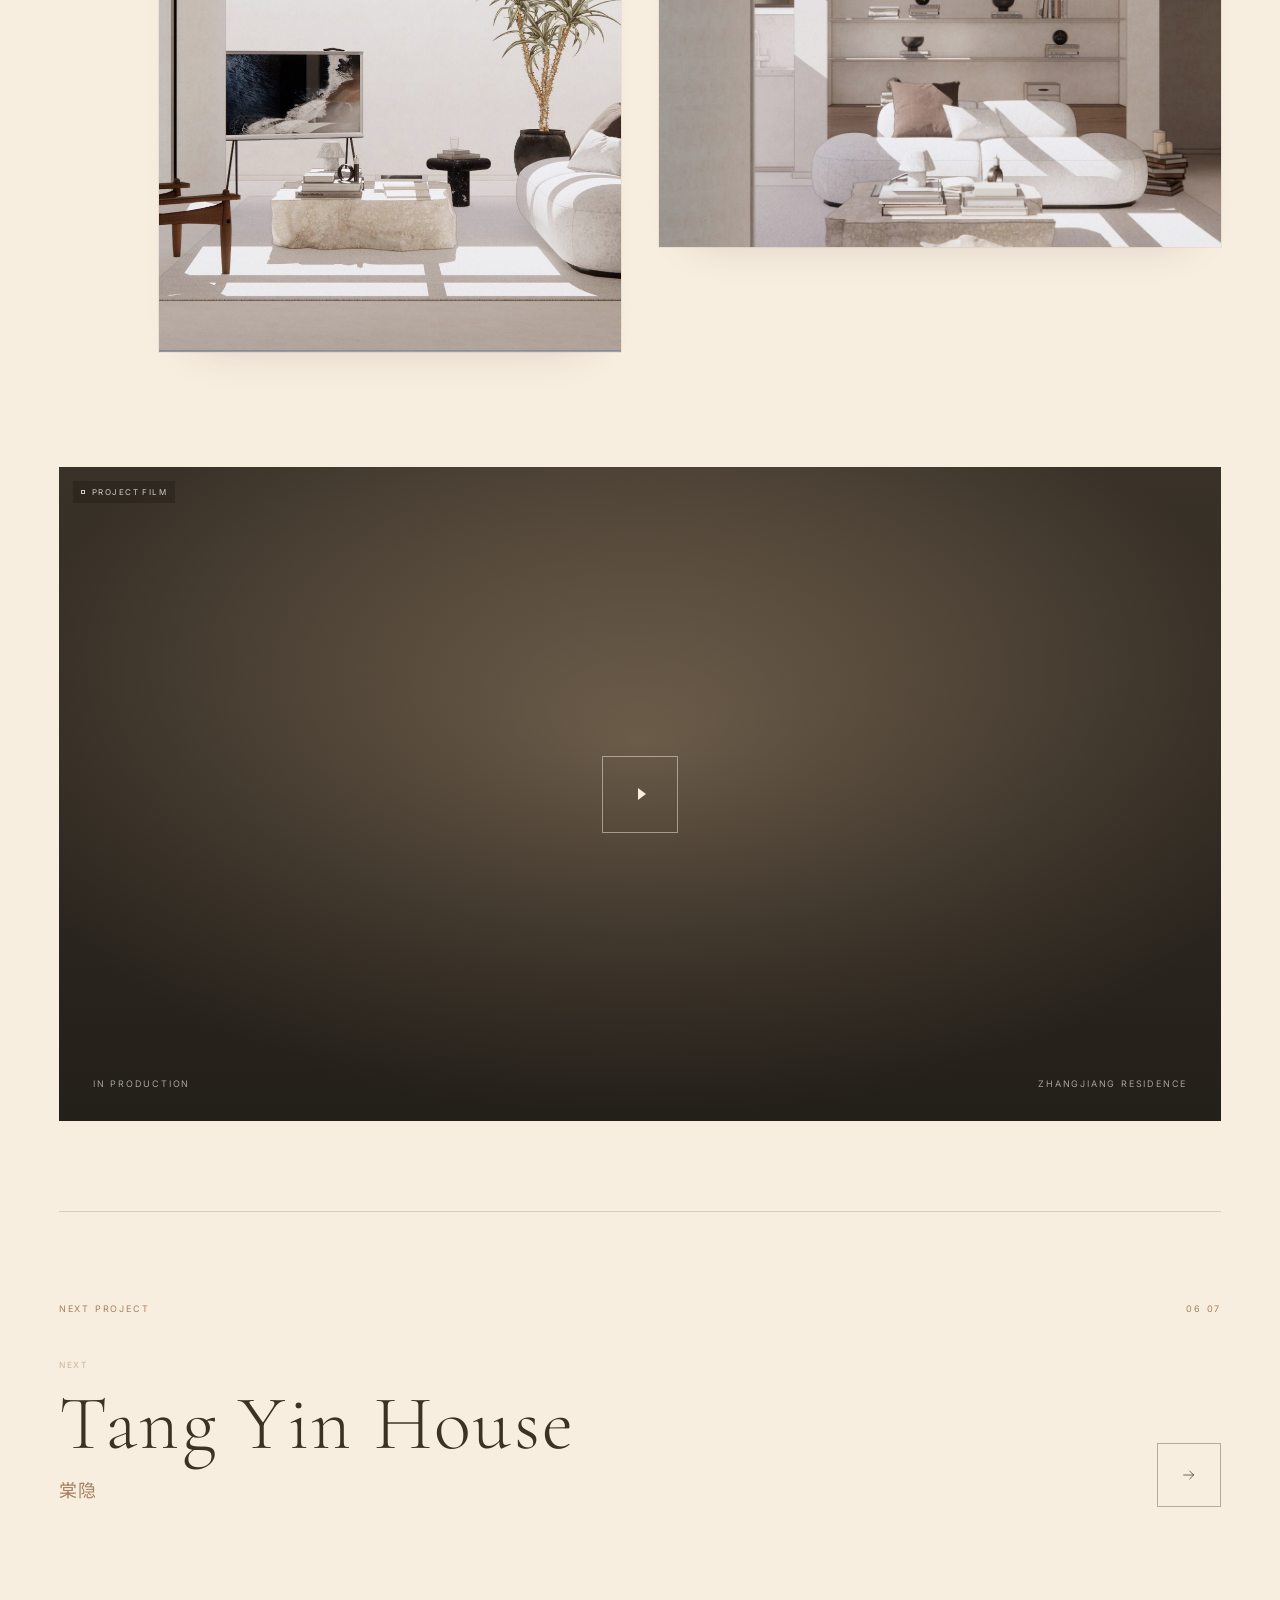
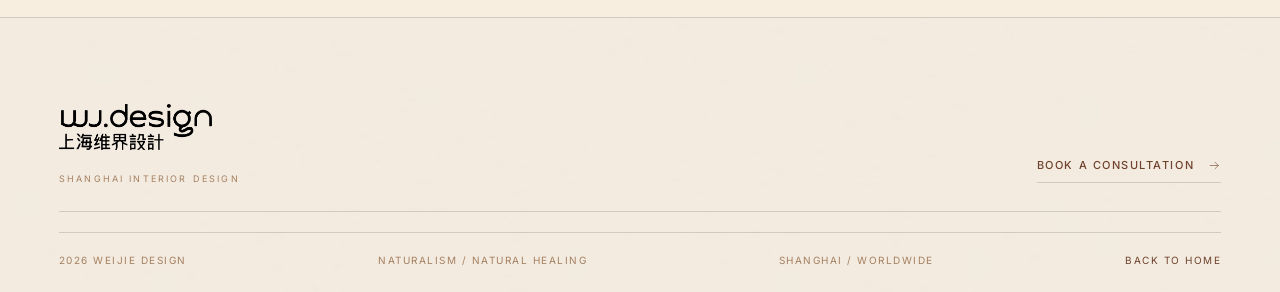
<file: projects/zhangjiangmingliu.html>
<!DOCTYPE html>
<html lang="en">
<head>
<meta charset="UTF-8">
<script>document.documentElement.classList.add('js');</script>
<meta name="viewport" content="width=device-width, initial-scale=1">
<title>Zhangjiang Residence · 张江名流 · Weijie Design</title>
<meta name="description" content="The city above quiet within. A Weijie Design project in Shanghai.">
<meta name="theme-color" content="#FAF7F1">
<meta property="og:title" content="Zhangjiang Residence · Weijie Design">
<meta property="og:description" content="The city above quiet within. A Weijie Design project in Shanghai.">
<meta property="og:type" content="website">
<link rel="icon" href="../assets/img/favicon.png" type="image/png">
<link rel="apple-touch-icon" href="../assets/img/apple-touch-icon.png">
<link rel="preconnect" href="https://fonts.googleapis.com">
<link rel="preconnect" href="https://fonts.gstatic.com" crossorigin>
<link href="https://fonts.googleapis.com/css2?family=Cormorant+Garamond:wght@300;400;500&family=Inter:wght@300;400;500;600&family=Noto+Sans+SC:wght@300;400;500&family=Noto+Serif+SC:wght@300;400;500&display=swap" rel="stylesheet">
<link rel="stylesheet" href="../assets/css/main.css">
<link rel="stylesheet" href="../assets/css/magazine.css">
</head>
<body class="project-page">
<a class="skip-link" href="#main">SKIP TO CONTENT</a>
<div class="grain" aria-hidden="true"></div>
<header class="site-header" data-header>
  <a class="brand" href="../index.html" aria-label="Weijie Design home">
    <img class="brand__logo" src="../assets/img/logo.png" alt="wj.design 上海维界设计" width="1200" height="361" decoding="async">
  </a>
  <nav class="nav" aria-label="Main navigation">
    <a class="nav__link" href="../index.html"><span class="nav__zh">首页</span><span class="nav__en">HOME</span></a>
    <a class="nav__link is-active" href="../works.html" aria-current="page">WORKS</a>
    <a class="nav__link" href="../about.html"><span class="nav__zh">关于</span><span class="nav__en">ABOUT</span></a>
    <a class="nav__link" href="../awards.html"><span class="nav__zh">荣誉</span><span class="nav__en">AWARDS</span></a>
    <a class="nav__link" href="../contact.html"><span class="nav__zh">联系</span><span class="nav__en">CONTACT</span></a>
  </nav>
  <a class="header__cta" href="../contact.html"><span class="dot"></span><span class="cta__zh">预约咨询</span><span class="cta__en">ENQUIRE</span></a>
  <button class="menu-btn" type="button" data-menu-toggle aria-expanded="false" aria-controls="mobile-nav" aria-label="Open menu">
    <span></span><span></span>
  </button>
</header>
<div class="mobile-nav" id="mobile-nav" data-mobile-nav aria-hidden="true">
  <nav aria-label="Mobile navigation">
    <div class="mobile-nav__list">
      <a class="mobile-nav__link" href="../index.html"><span class="m-zh">首页</span><span class="m-en">HOME</span></a>
      <a class="mobile-nav__link is-active" href="../works.html" aria-current="page">WORKS<span>作品集</span></a>
      <a class="mobile-nav__link" href="../about.html"><span class="m-zh">关于</span><span class="m-en">ABOUT</span></a>
      <a class="mobile-nav__link" href="../awards.html"><span class="m-zh">荣誉</span><span class="m-en">AWARDS</span></a>
      <a class="mobile-nav__link" href="../contact.html"><span class="m-zh">联系</span><span class="m-en">CONTACT</span></a>
    </div>
  </nav>
  <div class="mobile-nav__meta">
    <span>SHANGHAI / CHINA</span>
    <span>NATURALISM / WABI SABI</span>
  </div>
</div>

<main id="main">
  <article class="project">
    <header class="project-head container">
      <div class="project-head__top"><a class="project-back" href="../works.html"><svg viewBox="0 0 24 24" fill="none" aria-hidden="true"><path d="M20 12H5M11 6l-6 6 6 6" stroke="currentColor" stroke-width="1.1" stroke-linecap="round" stroke-linejoin="round"/></svg> ALL WORKS</a><span>05 07 &nbsp; &nbsp; APARTMENT / CITY</span></div>
      <h1 class="project-title">Zhangjiang Residence</h1>
      <span class="project-en">张江名流</span>
      <div class="project-facts"><div class="fact"><span>TYPE</span><p>Apartment / City</p></div><div class="fact"><span>LOCATION</span><p>Shanghai / China</p></div><div class="fact"><span>SCOPE</span><p>Full service</p></div><div class="fact"><span>KEYWORDS</span><p>City / Curve</p></div></div>
    </header>
    <div class="container"><div class="media project-cover ratio-16-9">
        <img class="media__photo" src="../assets/img/projects/zhangjiangmingliu/detail-cover.jpg" alt="Zhangjiang Residence interior" width="2400" height="1350" decoding="async">
      </div></div>
    <section class="project-section container project-story"><aside class="project-aside"><p class="eyebrow">PROJECT / STORY</p><p class="small">05 07<br>ZHANGJIANG RESIDENCE<br>SHANGHAI</p></aside><div class="project-text" data-reveal><p class="project-lead">The city above / quiet within</p><p>A high apartment with a long view / we softened the edges with one continuous curve / ceiling and wall meet without a line</p><p>A red artwork holds the centre / around it pale stone warm wood and linen / the city is present but kept at a distance</p><p>Lighting is layered and low / at night the room becomes a single warm volume</p><div class="project-keywords"><span class="tag">CITY</span><span class="tag">CURVE</span><span class="tag">RED</span><span class="tag">SOFT LIGHT</span></div></div></section>
    <section class="project-section container"><div class="project-highlights"><div class="project-highlights__head"><h2>Design notes</h2><span class="small">NOTES 03</span></div><div class="highlights"><article class="highlight" data-reveal style="--delay:0ms"><span class="num">01</span><h3>One curve</h3><p>A continuous plaster curve softens the whole living room</p></article><article class="highlight" data-reveal style="--delay:80ms"><span class="num">02</span><h3>A red anchor</h3><p>One artwork gives the pale room its centre</p></article><article class="highlight" data-reveal style="--delay:160ms"><span class="num">03</span><h3>Low light</h3><p>Layered light turns the apartment inward at night</p></article></div></div><div class="project-gallery">
        <div class="media gallery__item">
        <img class="media__photo" src="../assets/img/projects/zhangjiangmingliu/gallery-01.jpg" alt="Zhangjiang Residence interior detail" width="1600" height="1200" loading="lazy" decoding="async">
      </div>
      <div class="media gallery__item">
        <img class="media__photo" src="../assets/img/projects/zhangjiangmingliu/gallery-02.jpg" alt="Zhangjiang Residence interior detail" width="1200" height="1600" loading="lazy" decoding="async">
      </div>
      <div class="media gallery__item">
        <img class="media__photo" src="../assets/img/projects/zhangjiangmingliu/gallery-03.jpg" alt="Zhangjiang Residence interior detail" width="1600" height="1200" loading="lazy" decoding="async">
      </div>
      <div class="media gallery__item">
        <img class="media__photo" src="../assets/img/projects/zhangjiangmingliu/gallery-04.jpg" alt="Zhangjiang Residence interior detail" width="1200" height="1600" loading="lazy" decoding="async">
      </div>
      </div><div class="film" style="--tone-a:#8d7860;--tone-b:#3d352b" role="img" aria-label="Project film in production"><div class="film__base"></div><span class="media__tag">PROJECT FILM</span><div class="film__play" aria-hidden="true"></div><div class="film__meta"><span>IN PRODUCTION</span><span>ZHANGJIANG RESIDENCE</span></div></div></section>
    <nav class="project-next container" aria-label="Next project"><div class="project-next__head"><span>NEXT PROJECT</span><span>06 07</span></div><a class="project-next__link" href="tangyin.html"><div><span class="project-next__label">NEXT</span><span class="project-next__name">Tang Yin House</span><span class="project-next__en">棠隐</span></div><span class="project-next__arrow"><svg viewBox="0 0 24 24" fill="none" aria-hidden="true"><path d="M4 12h15M13 6l6 6-6 6" stroke="currentColor" stroke-width="1.1" stroke-linecap="round" stroke-linejoin="round"/></svg></span></a></nav>
  </article>
</main>

<footer class="footer">
  <div class="container">
    <div class="footer__top">
      <div class="footer__brand">
        <img class="footer__logo" src="../assets/img/logo.png" alt="wj.design 上海维界设计" width="1200" height="361" loading="lazy" decoding="async">
        <span>SHANGHAI INTERIOR DESIGN</span>
      </div>
      <a class="link-arrow" href="../contact.html">BOOK A CONSULTATION <svg viewBox="0 0 24 24" fill="none" aria-hidden="true"><path d="M4 12h15M13 6l6 6-6 6" stroke="currentColor" stroke-width="1.1" stroke-linecap="round" stroke-linejoin="round"/></svg></a>
    </div>
    <div class="footer__base">
      <span><span data-year>2026</span> WEIJIE DESIGN</span>
      <span>NATURALISM / NATURAL HEALING</span>
      <span>SHANGHAI / WORLDWIDE</span>
      <a href="../index.html">BACK TO HOME</a>
    </div>
  </div>
</footer>
<script src="../assets/js/main.js" defer></script>
</body>
</html>
</file>
<file: assets/css/main.css>
/* ============================================================
   上海维界设计 · WEIJIE DESIGN
   Naturalism / Wabi-sabi — visual system
   ------------------------------------------------------------
   00 tokens & reset
   01 typography & utilities
   02 header & navigation
   03 hero
   04 shared components (media / links / section heads)
   05 home sections
   06 page hero & works index
   07 about
   08 contact & footer
   09 project detail
   10 motion & responsive
   ============================================================ */

/* ---------- 00 tokens & reset ---------- */
:root{
  --paper:#F4F1EA;
  --paper-2:#EDE8DD;
  --paper-3:#E3DCCF;
  --ink:#1A1916;
  --ink-80:#3B3832;
  --ink-65:#5F5B52;
  --ink-50:#6F6A60;
  --ink-35:#736D62;
  --line:rgba(26,25,22,.13);
  --line-strong:rgba(26,25,22,.3);
  --dark:#161513;
  --cream:#F4F1EA;
  --cream-70:rgba(244,241,234,.7);
  --cream-45:rgba(244,241,234,.58);
  --cream-line:rgba(244,241,234,.14);
  --clay:#9C7052;
  --moss:#6F7560;
  --serif:"Cormorant Garamond","Noto Serif SC","Source Han Serif SC","Songti SC","STSong","SimSun",serif;
  --sans:"Inter","Noto Sans SC","Helvetica Neue","PingFang SC","Hiragino Sans GB","Microsoft YaHei",sans-serif;
  --ease:cubic-bezier(.16,1,.3,1);
  --ease-io:cubic-bezier(.65,.05,.36,1);
  --pad:clamp(20px,4.6vw,76px);
  --header:86px;
}

*,*::before,*::after{box-sizing:border-box;}

html{
  -webkit-text-size-adjust:100%;
  scroll-behavior:smooth;
  background:var(--paper);
}

body{
  margin:0;
  background:var(--paper);
  color:var(--ink);
  font-family:var(--sans);
  font-size:15px;
  line-height:1.85;
  font-weight:400;
  letter-spacing:.012em;
  -webkit-font-smoothing:antialiased;
  -moz-osx-font-smoothing:grayscale;
  overflow-x:hidden;
  text-rendering:optimizeLegibility;
}

body.is-locked{overflow:hidden;}

h1,h2,h3,h4,p,figure,blockquote,dl,dd{margin:0;}
ul,ol{margin:0;padding:0;list-style:none;}
img,svg,video{display:block;max-width:100%;}
a{color:inherit;text-decoration:none;}
button{font:inherit;color:inherit;background:none;border:0;padding:0;cursor:pointer;}
input,textarea,select{font:inherit;color:inherit;}
::selection{background:var(--clay);color:var(--paper);}

:focus-visible{
  outline:1px solid var(--ink);
  outline-offset:5px;
}

/* subtle film grain over the entire page */
.grain{
  position:fixed;
  inset:-40%;
  z-index:900;
  pointer-events:none;
  opacity:.055;
  mix-blend-mode:multiply;
  background-image:url("data:image/svg+xml,%3Csvg xmlns='http://www.w3.org/2000/svg' width='180' height='180'%3E%3Cfilter id='n'%3E%3CfeTurbulence type='fractalNoise' baseFrequency='.82' numOctaves='3' stitchTiles='stitch'/%3E%3CfeColorMatrix type='saturate' values='0'/%3E%3C/filter%3E%3Crect width='180' height='180' filter='url(%23n)' opacity='.55'/%3E%3C/svg%3E");
  background-size:180px 180px;
}

/* ---------- 01 typography & utilities ---------- */
.serif{font-family:var(--serif);font-weight:300;}

.container{
  width:min(calc(100% - var(--pad) * 2),1560px);
  margin-inline:auto;
}

.section{
  position:relative;
  padding-block:clamp(84px,11.5vw,170px);
}
.section--soft{background:var(--paper-2);}
.section--tight{padding-block:clamp(64px,8vw,120px);}

.eyebrow{
  display:flex;
  align-items:center;
  gap:12px;
  font-family:var(--sans);
  font-size:10px;
  line-height:1.4;
  font-weight:500;
  letter-spacing:.24em;
  text-transform:uppercase;
  color:var(--ink-50);
}
.eyebrow::before{
  content:"";
  display:block;
  width:28px;
  height:1px;
  background:currentColor;
  opacity:.55;
  flex:none;
}
.eyebrow--plain::before{display:none;}
.eyebrow .num{color:var(--ink-35);letter-spacing:.16em;}

.display{
  font-family:var(--serif);
  font-weight:300;
  font-size:clamp(2.6rem,5.2vw,5.4rem);
  line-height:1.12;
  letter-spacing:.012em;
}

.section-title{
  font-family:var(--serif);
  font-weight:300;
  font-size:clamp(2.5rem,5.4vw,5.6rem);
  line-height:1.04;
  letter-spacing:.01em;
}

.lead{
  font-size:clamp(14px,1.05vw,16px);
  line-height:2.05;
  color:var(--ink-65);
  max-width:34em;
}

.small{
  font-size:10px;
  line-height:1.6;
  letter-spacing:.2em;
  text-transform:uppercase;
  color:var(--ink-50);
}

.en{
  font-family:var(--serif);
  font-weight:300;
  font-style:italic;
  letter-spacing:.02em;
}

.rule{
  height:1px;
  width:100%;
  background:var(--line);
}

.sr-only{
  position:absolute!important;
  width:1px;height:1px;
  padding:0;margin:-1px;
  overflow:hidden;
  clip:rect(0,0,0,0);
  white-space:nowrap;
  border:0;
}

.skip-link{
  position:fixed;
  left:24px;top:18px;
  z-index:2000;
  padding:12px 18px;
  background:var(--ink);
  color:var(--paper);
  font-size:12px;
  letter-spacing:.1em;
  transform:translateY(-160%);
  transition:transform .3s var(--ease);
}
.skip-link:focus{transform:none;}

/* arrow link */
.link-arrow{
  display:inline-flex;
  align-items:center;
  gap:14px;
  font-size:11px;
  font-weight:500;
  letter-spacing:.14em;
  color:var(--ink);
  padding-bottom:7px;
  border-bottom:1px solid var(--line-strong);
  transition:gap .55s var(--ease),border-color .4s ease,color .4s ease;
}
.link-arrow svg{
  width:13px;height:13px;
  transition:transform .55s var(--ease);
  flex:none;
}
.link-arrow:hover{gap:22px;border-color:var(--ink);}
.link-arrow:hover svg{transform:translateX(3px);}
.link-arrow--light{color:var(--cream);border-color:rgba(244,241,234,.32);}
.link-arrow--light:hover{border-color:var(--cream);}

/* text mask reveal for headline lines */
.line-mask{display:block;overflow:hidden;}
.line-mask > span{display:block;}

/* ---------- 02 header & navigation ---------- */
.site-header{
  position:fixed;
  inset:0 0 auto;
  z-index:1000;
  display:flex;
  align-items:center;
  gap:clamp(20px,3vw,56px);
  padding:22px var(--pad);
  transition:padding .6s var(--ease),transform .7s var(--ease),background .4s ease;
}
.site-header::before{
  content:"";
  position:absolute;
  inset:0;
  z-index:-1;
  background:rgba(244,241,234,.78);
  border-bottom:1px solid transparent;
  opacity:0;
  -webkit-backdrop-filter:blur(18px);
  backdrop-filter:blur(18px);
  transition:opacity .55s ease,border-color .55s ease;
}
.site-header.is-scrolled{padding-block:13px;}
.site-header.is-scrolled::before{opacity:1;border-color:var(--line);}
.site-header.is-hidden{transform:translateY(-102%);}

.brand{
  display:inline-flex;
  align-items:baseline;
  gap:12px;
  flex:none;
  padding-bottom:2px;
}
.brand__zh{
  font-family:var(--serif);
  font-weight:400;
  font-size:20px;
  letter-spacing:.18em;
  line-height:1;
}
.brand__en{
  font-family:var(--sans);
  font-size:8px;
  line-height:1.3;
  font-weight:500;
  letter-spacing:.26em;
  color:var(--ink-50);
  text-transform:uppercase;
  transform:translateY(-1px);
}
.brand:hover .brand__en{color:var(--ink-65);}

.nav{
  display:flex;
  align-items:center;
  gap:clamp(22px,3vw,46px);
  margin-left:auto;
}
.nav__link{
  position:relative;
  display:inline-flex;
  align-items:baseline;
  gap:8px;
  font-size:12px;
  line-height:1.4;
  letter-spacing:.1em;
  color:var(--ink-65);
  padding:6px 0;
  transition:color .35s ease;
}
.nav__link .nav__en{
  font-size:8px;
  letter-spacing:.18em;
  text-transform:uppercase;
  color:var(--ink-35);
  transition:color .35s ease;
}
.nav__link::after{
  content:"";
  position:absolute;
  left:0;right:0;bottom:0;
  height:1px;
  background:var(--ink);
  transform:scaleX(0);
  transform-origin:right;
  transition:transform .55s var(--ease);
}
.nav__link:hover{color:var(--ink);}
.nav__link:hover .nav__en{color:var(--ink-50);}
.nav__link:hover::after{transform:scaleX(1);transform-origin:left;}
.nav__link.is-active{color:var(--ink);}
.nav__link.is-active::after{transform:scaleX(1);transform-origin:left;background:var(--clay);}

.header__cta{
  display:inline-flex;
  align-items:center;
  gap:10px;
  flex:none;
  margin-left:clamp(4px,1.5vw,22px);
  font-size:11px;
  letter-spacing:.12em;
  color:var(--ink);
  padding:9px 0;
}
.header__cta .dot{
  width:6px;height:6px;
  border-radius:50%;
  background:var(--clay);
  transition:transform .5s var(--ease);
}
.header__cta:hover .dot{transform:scale(1.7);}

.menu-btn{
  display:none;
  width:42px;height:42px;
  margin-left:auto;
  position:relative;
  flex:none;
  align-items:center;
  justify-content:center;
}
.menu-btn span{
  position:absolute;
  left:9px;right:9px;
  height:1px;
  background:var(--ink);
  transition:transform .55s var(--ease),opacity .3s ease,top .55s var(--ease);
}
.menu-btn span:nth-child(1){top:17px;}
.menu-btn span:nth-child(2){top:24px;}
.menu-btn[aria-expanded="true"] span:nth-child(1){top:21px;transform:rotate(45deg);}
.menu-btn[aria-expanded="true"] span:nth-child(2){top:21px;transform:rotate(-45deg);}

.mobile-nav{
  position:fixed;
  inset:0;
  z-index:990;
  display:flex;
  flex-direction:column;
  justify-content:center;
  overflow-y:auto;
  overscroll-behavior:contain;
  gap:0;
  padding:calc(var(--header) + 20px) var(--pad) 34px;
  background:var(--paper);
  opacity:0;
  visibility:hidden;
  transform:translateY(-12px);
  transition:opacity .55s var(--ease),visibility .55s,transform .55s var(--ease);
}
.mobile-nav.is-open{opacity:1;visibility:visible;transform:none;}
.mobile-nav__list{border-top:1px solid var(--line);}
.mobile-nav__link{
  display:flex;
  align-items:baseline;
  justify-content:space-between;
  gap:20px;
  padding:18px 0;
  border-bottom:1px solid var(--line);
  font-family:var(--serif);
  font-weight:300;
  font-size:clamp(2.2rem,8.6vw,3.6rem);
  line-height:1.15;
  letter-spacing:.02em;
}
.mobile-nav__link span{
  font-family:var(--sans);
  font-size:9px;
  letter-spacing:.22em;
  color:var(--ink-35);
  text-transform:uppercase;
}
.mobile-nav__meta{
  display:flex;
  justify-content:space-between;
  gap:20px;
  margin-top:auto;
  padding-top:36px;
  font-size:10px;
  letter-spacing:.14em;
  color:var(--ink-50);
}

/* ---------- 03 hero ---------- */
.hero{
  position:relative;
  min-height:100vh;
  min-height:100svh;
  display:flex;
  flex-direction:column;
  padding:calc(var(--header) + 12px) var(--pad) 0;
  overflow:hidden;
  background:var(--paper);
}
.hero__art{
  position:absolute;
  inset:0;
  z-index:0;
  pointer-events:none;
  overflow:hidden;
}
.hero__light{
  position:absolute;
  width:110vw;height:110vw;
  left:22%;top:-58%;
  border-radius:50%;
  background:radial-gradient(circle,rgba(255,252,246,.96) 0%,rgba(255,252,246,.55) 32%,rgba(255,252,246,0) 66%);
  filter:blur(8px);
  will-change:transform;
}
.hero__arch{
  position:absolute;
  right:5.5vw;
  top:11vh;
  width:min(31vw,520px);
  height:min(70vh,780px);
  border-radius:50% 50% 0 0 / 62% 62% 0 0;
  background-color:#D5C8B4;
  background-image:
    linear-gradient(180deg,rgba(244,241,234,.16) 0%,rgba(244,241,234,0) 38%,rgba(84,68,49,.24) 100%),
    radial-gradient(82% 52% at 50% 0%,rgba(255,252,245,.3),rgba(255,252,245,0) 72%),
    url("../img/hero-cover.jpg");
  background-size:cover,cover,cover;
  background-position:center,center top,center 48%;
  background-repeat:no-repeat;
  box-shadow:
    inset 0 0 0 1px rgba(84,68,49,.07),
    inset 0 -40px 90px rgba(120,98,72,.12),
    0 50px 110px -30px rgba(83,65,44,.22);
  will-change:transform;
}
.hero__arch::before{
  content:"";
  position:absolute;
  inset:9%;
  border:1px solid rgba(84,68,49,.16);
  border-radius:inherit;
}
.hero__arch::after{
  content:"";
  position:absolute;
  left:0;right:0;bottom:31%;
  height:1px;
  background:linear-gradient(90deg,transparent,rgba(84,68,49,.2),transparent);
}
.hero__orb{
  position:absolute;
  right:calc(5.5vw + 8vw);
  top:24vh;
  width:min(17vw,280px);
  aspect-ratio:1;
  border:1px solid rgba(84,68,49,.16);
  border-radius:50%;
  will-change:transform;
}
.hero__horizon{
  position:absolute;
  left:0;right:0;
  bottom:26%;
  height:1px;
  background:linear-gradient(90deg,transparent,rgba(84,68,49,.16) 18%,rgba(84,68,49,.16) 82%,transparent);
}
.hero__inner{
  position:relative;
  z-index:2;
  display:flex;
  flex-direction:column;
  flex:1;
  width:100%;
}
.hero__top{
  display:flex;
  align-items:flex-start;
  justify-content:space-between;
  gap:24px;
  font-size:9px;
  line-height:1.7;
  letter-spacing:.22em;
  text-transform:uppercase;
  color:var(--ink-50);
}
.hero__top .hero__top-right{text-align:right;}
.hero__main{
  margin-top:auto;
  display:grid;
  grid-template-columns:repeat(12,1fr);
  gap:24px;
  align-items:end;
  padding-top:clamp(48px,8vh,110px);
}
.hero__copy{grid-column:1 / 9;}
.hero__aside{
  position:absolute;
  right:clamp(-16px,-1.1vw,-10px);
  bottom:clamp(150px,19vh,215px);
  z-index:3;
  display:flex;
  flex-direction:column;
  align-items:center;
  gap:16px;
}
.hero__aside-text{
  writing-mode:vertical-rl;
  font-size:8.5px;
  letter-spacing:.28em;
  text-transform:uppercase;
  color:var(--ink-50);
  line-height:1;
}
.hero__aside-line{
  width:1px;
  height:58px;
  background:linear-gradient(180deg,transparent,var(--line-strong));
}
.hero h1{
  margin:20px 0 0;
  font-family:var(--serif);
  font-weight:300;
  font-size:clamp(3.5rem,7.6vw,9rem);
  line-height:1.04;
  letter-spacing:.015em;
}
.hero h1 .line-mask > span{
  transform:translateY(112%);
  transition:transform 1.5s var(--ease);
  transition-delay:calc(var(--i) * 110ms + 160ms);
}
html.js .hero h1 .line-mask > span{transform:translateY(112%);}
html.js body.is-loaded .hero h1 .line-mask > span{transform:translateY(0);}

.hero__lead{
  max-width:32em;
  margin-top:clamp(24px,3.4vw,40px);
  font-size:13.5px;
  line-height:2.1;
  letter-spacing:.03em;
  color:var(--ink-65);
}
.hero__actions{
  display:flex;
  align-items:center;
  gap:clamp(22px,3vw,42px);
  margin-top:clamp(28px,3.4vw,44px);
  flex-wrap:wrap;
}
.hero__bottom{
  position:relative;
  z-index:2;
  display:flex;
  align-items:center;
  justify-content:space-between;
  gap:20px;
  margin-top:clamp(42px,7vh,86px);
  padding:19px 0 25px;
  border-top:1px solid var(--line);
  font-size:9px;
  letter-spacing:.2em;
  text-transform:uppercase;
  color:var(--ink-50);
}
.hero__bottom-mid{
  display:flex;
  align-items:center;
  gap:14px;
}
.hero__scroll-line{
  width:54px;height:1px;
  background:var(--ink-35);
  position:relative;
  overflow:hidden;
}
.hero__scroll-line::after{
  content:"";
  position:absolute;
  inset:0;
  background:var(--ink);
  transform:translateX(-100%);
  animation:scrollLine 3.4s var(--ease-io) infinite;
}
.hero__slot{color:var(--ink-50);}
.hero__slot b{font-weight:500;color:var(--ink-65);}

/* fade-up for hero text */
.hero__top,.hero__lead,.hero__actions,.hero__bottom,.hero__aside{
  opacity:0;
  transform:translateY(16px);
  transition:opacity 1.1s var(--ease),transform 1.1s var(--ease);
}
html.js body.is-loaded .hero__top,
html.js body.is-loaded .hero__lead,
html.js body.is-loaded .hero__actions,
html.js body.is-loaded .hero__bottom,
html.js body.is-loaded .hero__aside{opacity:1;transform:none;}
html.js body.is-loaded .hero__top{transition-delay:.15s;}
html.js body.is-loaded .hero__lead{transition-delay:.55s;}
html.js body.is-loaded .hero__actions{transition-delay:.67s;}
html.js body.is-loaded .hero__bottom{transition-delay:.8s;}
html.js body.is-loaded .hero__aside{transition-delay:.75s;}

/* ---------- 04 shared components ---------- */
.media{
  position:relative;
  overflow:hidden;
  isolation:isolate;
  background:var(--tone-a,#D9CEBB);
  aspect-ratio:4/5;
}
.media__base{
  position:absolute;
  inset:0;
  background:
    radial-gradient(115% 95% at 74% 3%,rgba(255,252,246,.58) 0%,rgba(255,252,246,0) 56%),
    radial-gradient(85% 72% at 12% 102%,rgba(45,36,26,.24) 0%,rgba(45,36,26,0) 62%),
    linear-gradient(164deg,var(--tone-a) 0%,var(--tone-b) 100%);
  transition:transform 1.6s var(--ease);
  will-change:transform;
}
.media__art{
  position:absolute;
  inset:0;
  opacity:.62;
  transition:transform 1.6s var(--ease);
  will-change:transform;
}
.media::after{
  content:"";
  position:absolute;
  inset:0;
  z-index:3;
  background-image:url("data:image/svg+xml,%3Csvg xmlns='http://www.w3.org/2000/svg' width='160' height='160'%3E%3Cfilter id='n'%3E%3CfeTurbulence type='fractalNoise' baseFrequency='.9' numOctaves='3' stitchTiles='stitch'/%3E%3CfeColorMatrix type='saturate' values='0'/%3E%3C/filter%3E%3Crect width='160' height='160' filter='url(%23n)' opacity='.4'/%3E%3C/svg%3E");
  background-size:160px 160px;
  opacity:.15;
  mix-blend-mode:multiply;
  pointer-events:none;
}
.media__tag{
  position:absolute;
  z-index:4;
  left:14px;
  top:14px;
  display:flex;
  align-items:center;
  gap:7px;
  padding:5px 8px;
  border-radius:2px;
  background:rgba(247,243,235,.42);
  color:rgba(30,25,19,.8);
  font-size:8px;
  line-height:1.5;
  letter-spacing:.18em;
  text-transform:uppercase;
  -webkit-backdrop-filter:blur(5px);
  backdrop-filter:blur(5px);
}
.media__tag::before{
  content:"";
  width:4px;height:4px;
  border-radius:50%;
  border:1px solid currentColor;
}
.media__note{
  position:absolute;
  z-index:4;
  left:18px;
  bottom:16px;
  right:18px;
  display:flex;
  justify-content:space-between;
  gap:12px;
  font-size:8px;
  line-height:1.6;
  letter-spacing:.2em;
  text-transform:uppercase;
  color:rgba(38,32,25,.7);
}

/* tones */
.media[data-tone="sand"]{--tone-a:#DCD1BE;--tone-b:#B6A58A;}
.media[data-tone="clay"]{--tone-a:#C9AC92;--tone-b:#9A7158;}
.media[data-tone="moss"]{--tone-a:#B3B29C;--tone-b:#727761;}
.media[data-tone="stone"]{--tone-a:#D8D2C6;--tone-b:#9D9588;}
.media[data-tone="ash"]{--tone-a:#B8B1A5;--tone-b:#7B746A;}
.media[data-tone="dusk"]{--tone-a:#9B8D7D;--tone-b:#5E554A;}
.media[data-tone="ink"]{--tone-a:#48443C;--tone-b:#1B1A17;}
.media[data-tone="plaster"]{--tone-a:#EFE9DD;--tone-b:#CFC4B2;}

/* art variations — quiet architectural abstractions */
.media[data-art="arch"] .media__art::before{
  content:"";
  position:absolute;
  left:26%;right:26%;top:18%;bottom:-8%;
  border-radius:50% 50% 0 0 / 56% 56% 0 0;
  background:linear-gradient(180deg,rgba(255,251,242,.78),rgba(255,251,242,.06) 78%);
  box-shadow:inset 0 0 0 1px rgba(74,58,42,.1),inset 0 -30px 60px rgba(255,251,242,.18);
}
.media[data-art="arch"] .media__art::after{
  content:"";
  position:absolute;
  left:10%;right:10%;bottom:20%;
  height:1px;
  background:linear-gradient(90deg,transparent,rgba(48,38,27,.24),transparent);
}
.media[data-art="sun"] .media__art::before{
  content:"";
  position:absolute;
  width:52%;aspect-ratio:1;
  left:26%;top:18%;
  border-radius:50%;
  border:1px solid rgba(255,252,244,.22);
  background:radial-gradient(circle at 50% 48%,rgba(255,252,244,.82),rgba(255,252,244,.1) 66%,rgba(255,252,244,0) 73%);
}
.media[data-art="sun"] .media__art::after{
  content:"";
  position:absolute;
  left:8%;right:8%;bottom:24%;
  height:1px;
  background:linear-gradient(90deg,transparent,rgba(48,38,27,.28),transparent);
}
.media[data-art="drape"] .media__art{
  background:
    repeating-linear-gradient(97deg,rgba(255,252,246,.2) 0 7%,rgba(60,48,35,.08) 7% 13%,rgba(255,252,246,.05) 13% 20%);
  filter:blur(2px);
  opacity:.7;
}
.media[data-art="drape"] .media__art::before{
  content:"";
  position:absolute;
  left:0;right:0;bottom:18%;
  height:1px;
  background:rgba(48,38,27,.18);
}
.media[data-art="stone"] .media__art::before{
  content:"";
  position:absolute;
  width:66%;height:34%;
  left:-6%;bottom:12%;
  border-radius:50%;
  background:radial-gradient(circle at 60% 40%,rgba(255,252,244,.62),rgba(255,252,244,0) 68%);
  filter:blur(4px);
}
.media[data-art="stone"] .media__art::after{
  content:"";
  position:absolute;
  width:44%;height:22%;
  right:4%;bottom:30%;
  border-radius:50% 50% 12% 12%;
  background:linear-gradient(180deg,rgba(255,252,244,.4),rgba(65,52,38,.14));
  filter:blur(1px);
}
.media[data-art="grid"] .media__art{
  background-image:
    linear-gradient(90deg,rgba(64,50,36,.16) 1px,transparent 1px),
    linear-gradient(0deg,rgba(64,50,36,.12) 1px,transparent 1px);
  background-size:22% 100%,100% 26%;
  opacity:.45;
}
.media[data-art="grid"] .media__art::before{
  content:"";
  position:absolute;
  inset:0;
  background:radial-gradient(90% 80% at 60% 12%,rgba(255,251,243,.72),rgba(255,251,243,0) 66%);
}
.media[data-art="grid"] .media__art::after{
  content:"";
  position:absolute;
  left:44%;top:0;bottom:0;
  width:22%;
  background:linear-gradient(180deg,rgba(255,252,245,.28),rgba(255,252,245,0));
}

/* ratios */
.ratio-4-5{aspect-ratio:4/5;}
.ratio-3-4{aspect-ratio:3/4;}
.ratio-4-3{aspect-ratio:4/3;}
.ratio-3-2{aspect-ratio:3/2;}
.ratio-16-9{aspect-ratio:16/9;}
.ratio-21-9{aspect-ratio:21/9;}

/* section head */
.section-head{
  display:grid;
  grid-template-columns:repeat(12,1fr);
  gap:24px;
  align-items:end;
  margin-bottom:clamp(38px,5.6vw,82px);
}
.section-head__eyebrow{grid-column:1 / 4;}
.section-head__title{
  grid-column:1 / 8;
  margin-top:clamp(22px,3vw,40px);
  font-family:var(--serif);
  font-weight:300;
  font-size:clamp(2.5rem,5.4vw,5.6rem);
  line-height:1.04;
  letter-spacing:.01em;
}
.section-head__note{
  grid-column:9 / 13;
  color:var(--ink-65);
  font-size:13.5px;
  line-height:2;
  max-width:30em;
  padding-bottom:8px;
}
.section-head__action{
  grid-column:9 / 13;
  display:flex;
  justify-content:flex-end;
  align-items:flex-end;
  padding-bottom:10px;
}

/* reveal */
html.js [data-reveal]{
  opacity:0;
  transform:translateY(30px);
  transition:opacity 1.1s var(--ease),transform 1.1s var(--ease);
  transition-delay:var(--delay,0ms);
}
html.js [data-reveal].is-in{opacity:1;transform:none;}
html.js [data-reveal="fade"]{transform:none;}

/* ---------- 05 home sections ---------- */
/* manifesto */
.manifesto{padding-top:clamp(72px,10vw,140px);}
.manifesto__grid{
  display:grid;
  grid-template-columns:repeat(12,1fr);
  gap:24px;
  align-items:start;
}
.manifesto__head{grid-column:1 / 4;padding-top:8px;}
.manifesto__quote{
  grid-column:4 / 11;
  font-family:var(--serif);
  font-weight:300;
  font-size:clamp(1.85rem,3.4vw,3.65rem);
  line-height:1.5;
  letter-spacing:.02em;
}
.manifesto__quote em{
  font-style:normal;
  color:var(--clay);
}
.manifesto__foot{
  grid-column:4 / 11;
  display:flex;
  justify-content:space-between;
  align-items:flex-end;
  gap:40px;
  margin-top:clamp(42px,6vw,78px);
  padding-top:26px;
  border-top:1px solid var(--line);
}
.manifesto__copy{
  max-width:34em;
  font-size:13.5px;
  line-height:2.1;
  color:var(--ink-65);
}
.manifesto__sign{
  flex:none;
  text-align:right;
  font-size:9px;
  letter-spacing:.2em;
  text-transform:uppercase;
  color:var(--ink-50);
  line-height:2;
}
.manifesto__sign .en{display:block;font-size:19px;letter-spacing:.06em;color:var(--ink-65);margin-bottom:4px;}

.principles{
  display:grid;
  grid-template-columns:repeat(3,1fr);
  gap:24px;
  margin-top:clamp(64px,9vw,120px);
}
.principle{
  border-top:1px solid var(--line);
  padding-top:22px;
  display:grid;
  grid-template-columns:auto 1fr;
  gap:18px;
}
.principle__num{
  font-size:9px;
  letter-spacing:.18em;
  color:var(--ink-35);
  padding-top:5px;
}
.principle h3{
  font-family:var(--serif);
  font-weight:300;
  font-size:clamp(1.4rem,1.9vw,1.9rem);
  line-height:1.3;
  margin-bottom:7px;
}
.principle p{
  font-size:12.5px;
  line-height:1.95;
  color:var(--ink-65);
  max-width:26em;
}

/* selected works */
.works{padding-top:clamp(70px,8vw,110px);}
.works-grid{
  display:grid;
  grid-template-columns:repeat(12,1fr);
  column-gap:clamp(24px,4vw,64px);
  row-gap:clamp(56px,7vw,100px);
}
.work{display:block;position:relative;}
.work:nth-child(1){grid-column:1 / 8;}
.work:nth-child(2){grid-column:9 / 13;margin-top:clamp(46px,9vw,130px);}
.work:nth-child(3){grid-column:1 / 6;margin-top:clamp(10px,4vw,56px);}
.work:nth-child(4){grid-column:7 / 13;}
.work:nth-child(5){grid-column:2 / 12;margin-top:clamp(14px,4vw,52px);}
.work--wide .work__media{aspect-ratio:21/9;}
.work__media{display:block;position:relative;}
.work__media .media__base{transform:scale(1.001);}
.works-list.is-filtering .work{margin-top:0!important;}
.work__veil{
  position:absolute;
  inset:0;
  z-index:3;
  background:linear-gradient(180deg,rgba(18,16,13,0) 38%,rgba(18,16,13,.34) 100%);
  opacity:0;
  transition:opacity .7s var(--ease);
}
.work__hover{
  position:absolute;
  z-index:5;
  left:22px;
  bottom:20px;
  display:flex;
  align-items:center;
  gap:10px;
  color:var(--cream);
  font-size:9px;
  letter-spacing:.2em;
  text-transform:uppercase;
  opacity:0;
  transform:translateY(10px);
  transition:opacity .55s var(--ease),transform .55s var(--ease);
}
.work__hover svg{width:13px;height:13px;}
.work__num{
  position:absolute;
  z-index:5;
  right:18px;
  top:14px;
  font-family:var(--serif);
  font-size:15px;
  letter-spacing:.1em;
  color:rgba(38,32,25,.74);
  font-style:italic;
}
.work__info{
  display:flex;
  justify-content:space-between;
  align-items:flex-start;
  gap:18px;
  padding-top:16px;
}
.work__title{
  font-family:var(--serif);
  font-weight:300;
  font-size:clamp(1.35rem,1.9vw,1.85rem);
  line-height:1.3;
  letter-spacing:.06em;
}
.work__en{
  font-size:8px;
  letter-spacing:.24em;
  color:var(--ink-50);
  text-transform:uppercase;
  margin-top:5px;
}
.work__meta{
  flex:none;
  display:flex;
  flex-direction:column;
  align-items:flex-end;
  gap:5px;
  font-size:9px;
  letter-spacing:.12em;
  color:var(--ink-50);
  padding-top:6px;
  text-transform:uppercase;
}
.work__meta span{white-space:nowrap;}
.work__line{
  font-family:var(--serif);
  font-size:13px;
  line-height:1.5;
  letter-spacing:.02em;
  color:var(--ink-65);
  text-transform:none;
  white-space:normal;
  text-align:right;
  max-width:18em;
}

/* ethos quote */
.ethos{
  position:relative;
  overflow:hidden;
  background:var(--dark);
  color:var(--cream);
  padding-block:clamp(100px,14vw,210px);
}
.ethos::after{
  content:"";
  position:absolute;
  inset:0;
  background:url("data:image/svg+xml,%3Csvg xmlns='http://www.w3.org/2000/svg' width='200' height='200'%3E%3Cfilter id='n'%3E%3CfeTurbulence type='fractalNoise' baseFrequency='.72' numOctaves='4' stitchTiles='stitch'/%3E%3CfeColorMatrix type='saturate' values='0'/%3E%3C/filter%3E%3Crect width='200' height='200' filter='url(%23n)' opacity='.5'/%3E%3C/svg%3E");
  opacity:.08;
  pointer-events:none;
  mix-blend-mode:overlay;
}
.ethos__moon{
  position:absolute;
  width:min(46vw,620px);
  aspect-ratio:1;
  left:-14vw;
  top:-22%;
  border-radius:50%;
  border:1px solid rgba(244,241,234,.13);
  pointer-events:none;
}
.ethos__moon::after{
  content:"";
  position:absolute;
  inset:14%;
  border-radius:50%;
  background:radial-gradient(circle at 60% 60%,rgba(244,241,234,.07),rgba(244,241,234,0) 68%);
}
.ethos .container{position:relative;z-index:2;}
.ethos__grid{
  display:grid;
  grid-template-columns:repeat(12,1fr);
  gap:24px;
}
.ethos .eyebrow{grid-column:1 / 4;color:rgba(244,241,234,.58);}
.ethos__quote{
  grid-column:3 / 12;
  margin-top:clamp(40px,6vw,80px);
  font-family:var(--serif);
  font-weight:300;
  font-size:clamp(2rem,4.2vw,4.5rem);
  line-height:1.42;
  letter-spacing:.02em;
}
.ethos__quote em{font-style:normal;color:#C6A485;}
.ethos__meta{
  grid-column:8 / 12;
  margin-top:clamp(38px,6vw,74px);
  font-size:12px;
  line-height:2;
  color:rgba(244,241,234,.56);
  border-top:1px solid var(--cream-line);
  padding-top:18px;
}
.ethos__meta span{
  display:block;
  font-size:9px;
  letter-spacing:.2em;
  text-transform:uppercase;
  color:rgba(244,241,234,.3);
  margin-bottom:8px;
}

/* studio */
.studio__grid{
  display:grid;
  grid-template-columns:repeat(12,1fr);
  gap:24px;
  align-items:start;
}
.studio__media{grid-column:1 / 5;aspect-ratio:3/4;}
.studio__copy{grid-column:6 / 12;padding-top:clamp(8px,3vw,44px);}
.studio__title{
  font-family:var(--serif);
  font-weight:300;
  font-size:clamp(2.4rem,4.8vw,4.9rem);
  line-height:1.1;
  margin-top:clamp(22px,3vw,34px);
}
.studio__body{
  margin-top:clamp(26px,3.4vw,42px);
  display:grid;
  grid-template-columns:1fr 1fr;
  gap:clamp(20px,3vw,44px);
}
.studio__body p{
  font-size:13px;
  line-height:2.1;
  color:var(--ink-65);
}
.studio__body p:first-child{color:var(--ink-80);}
.studio__skills{
  display:flex;
  flex-wrap:wrap;
  gap:9px;
  margin-top:clamp(28px,3.4vw,42px);
}
.tag{
  display:inline-flex;
  align-items:center;
  padding:7px 13px;
  border:1px solid var(--line);
  border-radius:999px;
  font-size:10px;
  letter-spacing:.12em;
  color:var(--ink-65);
  transition:background .4s ease,color .4s ease,border-color .4s ease;
}

.studio__foot{
  display:flex;
  justify-content:space-between;
  align-items:flex-end;
  gap:24px;
  margin-top:clamp(34px,4vw,56px);
  padding-top:24px;
  border-top:1px solid var(--line);
}
.studio__sign{
  font-family:var(--serif);
  font-style:italic;
  font-size:21px;
  color:var(--ink-50);
  letter-spacing:.02em;
}

/* services */
.services{padding-top:clamp(80px,10vw,140px);}
.service-list{border-top:1px solid var(--line);}
.service{
  display:grid;
  grid-template-columns:70px minmax(0,1.1fr) minmax(0,1.35fr) auto;
  gap:clamp(18px,3vw,44px);
  align-items:center;
  padding:clamp(22px,2.6vw,34px) 0;
  border-bottom:1px solid var(--line);
  transition:padding-left .6s var(--ease);
}
.service__num{
  font-size:9px;
  letter-spacing:.2em;
  color:var(--ink-35);
}
.service__name{
  font-family:var(--serif);
  font-weight:300;
  font-size:clamp(1.4rem,2.1vw,2.1rem);
  line-height:1.3;
  letter-spacing:.04em;
}
.service__name span{
  display:block;
  font-family:var(--sans);
  font-size:8px;
  letter-spacing:.22em;
  color:var(--ink-35);
  text-transform:uppercase;
  margin-top:5px;
}
.service__desc{
  font-size:12.5px;
  line-height:2;
  color:var(--ink-65);
  max-width:38em;
}
.service__tags{
  display:flex;
  gap:8px;
  flex-wrap:wrap;
  justify-content:flex-end;
}
.service__tags span{
  font-size:9px;
  letter-spacing:.1em;
  color:var(--ink-50);
  border:1px solid var(--line);
  border-radius:999px;
  padding:4px 10px;
  white-space:nowrap;
}
.service__arrow{
  display:none;
  width:18px;height:18px;
}
@media (hover:hover){
  .service:hover{padding-left:14px;}
  .service:hover .service__name{color:var(--clay);}
}

.styles{
  margin-top:clamp(64px,9vw,120px);
}
.styles__head{
  display:flex;
  justify-content:space-between;
  align-items:flex-end;
  gap:30px;
  margin-bottom:clamp(28px,3.6vw,46px);
}
.styles__head h3{
  font-family:var(--serif);
  font-weight:300;
  font-size:clamp(1.8rem,2.7vw,2.7rem);
  line-height:1.2;
}
.styles-grid{
  display:grid;
  grid-template-columns:repeat(4,1fr);
  gap:18px;
}
.style-card{
  position:relative;
  border-top:1px solid var(--line);
  padding:20px 0 22px;
  min-height:148px;
  transition:border-color .5s ease;
}
.style-card__num{
  font-size:9px;
  letter-spacing:.18em;
  color:var(--ink-35);
}
.style-card h4{
  font-family:var(--serif);
  font-weight:300;
  font-size:clamp(1.15rem,1.5vw,1.5rem);
  line-height:1.4;
  margin:14px 0 7px;
  letter-spacing:.04em;
}
.style-card p{
  font-size:11.5px;
  line-height:1.9;
  color:var(--ink-65);
}
.style-card::after{
  content:"";
  position:absolute;
  left:0;top:-1px;
  width:0;
  height:1px;
  background:var(--ink);
  transition:width .7s var(--ease);
}
.style-card:hover::after{width:100%;}
.style-card:hover h4{color:var(--clay);}

/* method strip */
.method{
  margin-top:clamp(68px,9vw,112px);
  padding:clamp(30px,4vw,48px);
  background:rgba(255,255,255,.24);
  border:1px solid var(--line);
}
.method__head{
  display:flex;
  justify-content:space-between;
  align-items:flex-end;
  gap:24px;
  padding-bottom:22px;
  border-bottom:1px solid var(--line);
}
.method__head h3{
  font-family:var(--serif);
  font-weight:300;
  font-size:clamp(1.5rem,2.2vw,2.2rem);
}
.method__grid{
  display:grid;
  grid-template-columns:repeat(3,1fr);
  gap:clamp(20px,3vw,40px);
  margin-top:clamp(24px,3vw,36px);
}
.method__item h4{
  font-size:12px;
  letter-spacing:.1em;
  font-weight:500;
  margin-bottom:8px;
  color:var(--ink);
}
.method__item p{
  font-size:11.5px;
  line-height:1.95;
  color:var(--ink-65);
}
.method__item .idx{
  display:block;
  font-family:var(--serif);
  font-style:italic;
  font-size:16px;
  color:var(--ink-35);
  margin-bottom:12px;
}

/* ---------- 06 page hero & works index ---------- */
.page-hero{
  position:relative;
  overflow:hidden;
  padding:calc(var(--header) + clamp(60px,9vw,120px)) 0 clamp(46px,6vw,80px);
  background:var(--paper);
}
.page-hero::before{
  content:"";
  position:absolute;
  right:-9vw;
  top:9%;
  width:min(37vw,560px);
  aspect-ratio:1;
  border:1px solid var(--line);
  border-radius:50%;
  pointer-events:none;
}
.page-hero::after{
  content:"";
  position:absolute;
  left:0;right:0;
  bottom:36%;
  height:1px;
  background:linear-gradient(90deg,transparent,var(--line) 24%,var(--line) 76%,transparent);
  pointer-events:none;
}
.page-hero__top{
  position:relative;
  z-index:2;
  display:flex;
  justify-content:space-between;
  align-items:flex-start;
  gap:20px;
  font-size:9px;
  letter-spacing:.2em;
  text-transform:uppercase;
  color:var(--ink-50);
}
.page-hero__title{
  position:relative;
  z-index:2;
  margin-top:clamp(38px,6vw,72px);
  font-family:var(--serif);
  font-weight:300;
  font-size:clamp(4.6rem,12vw,13rem);
  line-height:.94;
  letter-spacing:.01em;
}
.page-hero__en{
  position:relative;
  z-index:2;
  display:block;
  margin-top:clamp(16px,2.4vw,26px);
  font-family:var(--serif);
  font-style:italic;
  font-size:clamp(1.1rem,2vw,1.9rem);
  color:var(--ink-50);
  letter-spacing:.04em;
}
.page-hero__bottom{
  position:relative;
  z-index:2;
  display:grid;
  grid-template-columns:repeat(12,1fr);
  gap:24px;
  margin-top:clamp(46px,7vw,96px);
  padding-top:22px;
  border-top:1px solid var(--line);
}
.page-hero__lead{
  grid-column:1 / 7;
  font-size:14px;
  line-height:2;
  color:var(--ink-65);
  max-width:32em;
}
.page-hero__note{
  grid-column:9 / 13;
  font-size:9.5px;
  line-height:2;
  letter-spacing:.14em;
  text-transform:uppercase;
  color:var(--ink-50);
  text-align:right;
}
.page-hero__note .en{
  display:block;
  font-size:17px;
  letter-spacing:.03em;
  text-transform:none;
  color:var(--ink-65);
  margin-bottom:6px;
}

.filters{
  display:flex;
  align-items:center;
  gap:clamp(18px,2.6vw,38px);
  flex-wrap:wrap;
  padding:18px 0;
  border-top:1px solid var(--line);
  border-bottom:1px solid var(--line);
  margin-bottom:clamp(42px,6vw,74px);
}
.filter{
  position:relative;
  font-size:11px;
  letter-spacing:.14em;
  color:var(--ink-50);
  padding:3px 0;
  transition:color .4s ease;
}
.filter .filter__en{
  font-size:8px;
  letter-spacing:.16em;
  color:var(--ink-35);
  margin-left:6px;
  text-transform:uppercase;
}
.filter::after{
  content:"";
  position:absolute;
  left:0;right:0;bottom:-2px;
  height:1px;
  background:var(--ink);
  transform:scaleX(0);
  transform-origin:right;
  transition:transform .5s var(--ease);
}
.filter:hover{color:var(--ink);}
.filter.is-active{color:var(--ink);}
.filter.is-active::after{transform:scaleX(1);transform-origin:left;}
.filters__count{
  margin-left:auto;
  font-size:9px;
  letter-spacing:.18em;
  color:var(--ink-35);
}

.works-list{
  display:grid;
  grid-template-columns:repeat(2,1fr);
  column-gap:clamp(26px,4vw,64px);
  row-gap:clamp(52px,7vw,96px);
  align-items:start;
}
.works-list .work:nth-child(1),
.works-list .work:nth-child(2),
.works-list .work:nth-child(3),
.works-list .work:nth-child(4),
.works-list .work:nth-child(5){
  grid-column:auto;
  margin-top:0;
}
.works-list .work:nth-child(even){margin-top:clamp(40px,8vw,110px);}
.works-list .work--wide .work__media{aspect-ratio:4/5;}
html.js .works-list .work.is-filtered{
  opacity:0;
  transform:translateY(16px);
  pointer-events:none;
}
.works-list .work{
  transition:opacity .5s ease,transform .5s var(--ease);
}
.works-empty{
  padding:60px 0;
  color:var(--ink-50);
  font-size:12px;
  letter-spacing:.12em;
  display:none;
}
.works-empty.is-visible{display:block;}

/* ---------- 07 about ---------- */
.about-hero .page-hero__title{font-size:clamp(4.2rem,11vw,12rem);}
.about-intro{
  display:grid;
  grid-template-columns:repeat(12,1fr);
  gap:24px;
  align-items:start;
}
.about-portrait{grid-column:1 / 5;aspect-ratio:3/4;}
.about-copy{grid-column:6 / 12;}
.about-copy h2{
  font-family:var(--serif);
  font-weight:300;
  font-size:clamp(2rem,3.6vw,3.6rem);
  line-height:1.35;
  letter-spacing:.02em;
  margin-top:clamp(20px,2.6vw,30px);
}
.about-copy h2 em{font-style:normal;color:var(--clay);}
.about-copy .lead{margin-top:clamp(26px,3.4vw,42px);}
.about-sign{
  display:flex;
  align-items:flex-end;
  justify-content:space-between;
  gap:24px;
  margin-top:clamp(30px,4vw,52px);
  padding-top:22px;
  border-top:1px solid var(--line);
  font-size:9px;
  letter-spacing:.2em;
  text-transform:uppercase;
  color:var(--ink-50);
}
.about-sign .en{
  font-size:22px;
  letter-spacing:.05em;
  text-transform:none;
  color:var(--ink-65);
}
.about-values{
  display:grid;
  grid-template-columns:repeat(2,1fr);
  gap:clamp(28px,4vw,64px) clamp(40px,6vw,100px);
  margin-top:clamp(70px,9vw,120px);
}
.value{
  display:grid;
  grid-template-columns:52px 1fr;
  gap:18px;
  border-top:1px solid var(--line);
  padding-top:22px;
}
.value__num{
  font-size:9px;
  letter-spacing:.16em;
  color:var(--ink-35);
  padding-top:5px;
}
.value h3{
  font-family:var(--serif);
  font-weight:300;
  font-size:clamp(1.3rem,1.8vw,1.8rem);
  line-height:1.4;
  margin-bottom:8px;
}
.value p{
  font-size:12.5px;
  line-height:2;
  color:var(--ink-65);
  max-width:32em;
}
.about-quote{
  margin-top:clamp(72px,10vw,130px);
  padding:clamp(40px,6vw,84px) 0;
  border-top:1px solid var(--line);
  border-bottom:1px solid var(--line);
  font-family:var(--serif);
  font-weight:300;
  font-size:clamp(1.8rem,3.4vw,3.4rem);
  line-height:1.55;
  letter-spacing:.02em;
  max-width:18em;
}
.about-quote em{font-style:normal;color:var(--clay);}
.about-quote .quote-en{
  display:block;
  margin-top:22px;
  font-family:var(--sans);
  font-style:normal;
  font-size:9px;
  letter-spacing:.22em;
  text-transform:uppercase;
  color:var(--ink-50);
}

/* ---------- 08 contact & footer ---------- */
.contact{
  position:relative;
  overflow:hidden;
  background:var(--dark);
  color:var(--cream);
  padding-top:clamp(92px,12vw,170px);
}
.contact::before{
  content:"";
  position:absolute;
  right:-18vw;
  top:-10%;
  width:min(56vw,820px);
  aspect-ratio:1;
  border:1px solid rgba(244,241,234,.09);
  border-radius:50%;
  pointer-events:none;
}
.contact__head{
  display:flex;
  justify-content:space-between;
  align-items:flex-start;
  gap:24px;
}
.contact .eyebrow{color:var(--cream-45);}
.contact__grid{
  display:grid;
  grid-template-columns:repeat(12,1fr);
  gap:24px;
  margin-top:clamp(44px,6vw,80px);
  align-items:start;
}
.contact__main{grid-column:1 / 8;}
.contact__title{
  font-family:var(--serif);
  font-weight:300;
  font-size:clamp(2.7rem,5.6vw,6.2rem);
  line-height:1.18;
  letter-spacing:.015em;
}
.contact__title em{font-style:normal;color:#C6A485;}
.contact__mail{
  display:inline-flex;
  align-items:center;
  gap:16px;
  margin-top:clamp(36px,5vw,60px);
  font-family:var(--serif);
  font-weight:300;
  font-size:clamp(1.35rem,2.7vw,2.7rem);
  line-height:1.3;
  letter-spacing:.02em;
  padding-bottom:10px;
  border-bottom:1px solid rgba(244,241,234,.28);
  transition:border-color .45s ease,color .45s ease;
}
.contact__mail svg{width:20px;height:20px;flex:none;transition:transform .5s var(--ease);}
.contact__mail:hover{border-color:var(--cream);color:#fff;}
.contact__mail:hover svg{transform:translate(3px,-3px);}
.contact__note{
  margin-top:clamp(20px,2.6vw,30px);
  font-size:11px;
  line-height:1.9;
  letter-spacing:.04em;
  color:rgba(244,241,234,.6);
  max-width:34em;
}
.contact__side{grid-column:9 / 13;padding-top:clamp(8px,2vw,26px);}
.channels{border-top:1px solid var(--cream-line);}
.channel{
  display:flex;
  align-items:baseline;
  justify-content:space-between;
  gap:16px;
  padding:15px 0;
  border-bottom:1px solid var(--cream-line);
  transition:padding .5s var(--ease),color .4s ease;
}
.channel span{
  font-size:9px;
  letter-spacing:.18em;
  text-transform:uppercase;
  color:rgba(244,241,234,.58);
}
.channel strong{
  font-weight:400;
  font-size:12px;
  letter-spacing:.06em;
  color:var(--cream-70);
}
.channel:hover{padding-left:8px;}
.channel:hover strong{color:var(--cream);}
.contact :focus-visible,
.footer :focus-visible,
.ethos :focus-visible{outline-color:rgba(244,241,234,.82);}
.contact__meta{
  margin-top:26px;
  font-size:9px;
  line-height:2;
  letter-spacing:.15em;
  text-transform:uppercase;
  color:rgba(244,241,234,.55);
}

.footer{
  position:relative;
  overflow:hidden;
  background:var(--dark);
  color:var(--cream);
  padding-top:clamp(72px,9vw,120px);
}
.footer__top{
  display:flex;
  justify-content:space-between;
  align-items:flex-end;
  gap:30px;
  padding-bottom:28px;
  border-bottom:1px solid var(--cream-line);
}
.footer__brand{
  font-family:var(--serif);
  font-weight:300;
  font-size:clamp(2.4rem,4.6vw,4.4rem);
  line-height:1;
  letter-spacing:.1em;
}
.footer__brand span{
  display:block;
  font-family:var(--sans);
  font-size:9px;
  letter-spacing:.3em;
  color:rgba(244,241,234,.48);
  margin-top:12px;
  text-transform:uppercase;
}
.footer__top .link-arrow{color:var(--cream-70);border-color:var(--cream-line);}
.footer__top .link-arrow:hover{color:var(--cream);border-color:var(--cream);}
.footer__mark{
  margin-top:clamp(30px,4vw,50px);
  font-family:var(--serif);
  font-weight:300;
  font-size:clamp(6rem,18.5vw,17rem);
  line-height:.92;
  letter-spacing:.06em;
  color:rgba(244,241,234,.055);
  user-select:none;
  white-space:nowrap;
  text-align:center;
}
.footer__base{
  display:flex;
  justify-content:space-between;
  align-items:center;
  gap:20px;
  flex-wrap:wrap;
  padding:22px 0 26px;
  margin-top:clamp(10px,1.6vw,20px);
  border-top:1px solid var(--cream-line);
  font-size:9px;
  letter-spacing:.15em;
  text-transform:uppercase;
  color:rgba(244,241,234,.55);
}
.footer__base a:hover{color:var(--cream);}

/* contact page */
.contact-page-hero .page-hero__title{font-size:clamp(3.8rem,10vw,11rem);}
.contact-panel{
  display:grid;
  grid-template-columns:repeat(12,1fr);
  gap:24px;
  align-items:start;
}
.contact-panel__main{grid-column:1 / 8;}
.contact-panel__side{grid-column:9 / 13;}
.contact-big-mail{
  display:inline-block;
  font-family:var(--serif);
  font-weight:300;
  font-size:clamp(1.8rem,4vw,4rem);
  line-height:1.2;
  letter-spacing:.01em;
  border-bottom:1px solid var(--line-strong);
  padding-bottom:8px;
  margin-top:clamp(24px,3vw,34px);
  transition:color .4s ease,border-color .4s ease;
}
.contact-big-mail:hover{color:var(--clay);border-color:var(--clay);}
.contact-panel__main p{
  margin-top:clamp(24px,3vw,38px);
  font-size:13.5px;
  line-height:2.1;
  color:var(--ink-65);
  max-width:32em;
}
.contact-panel__side .small{margin-bottom:18px;}
.channels--light .channel{border-color:var(--line);}
.channels--light .channel span{color:var(--ink-50);}
.channels--light .channel strong{color:var(--ink-65);}
.channels--light .channel:hover strong{color:var(--ink);}
.contact-note{
  margin-top:22px;
  font-size:11px;
  line-height:2;
  color:var(--ink-50);
  letter-spacing:.03em;
}
.process{
  display:grid;
  grid-template-columns:repeat(4,1fr);
  gap:24px;
  margin-top:clamp(64px,9vw,110px);
}
.process__step{
  border-top:1px solid var(--line);
  padding-top:20px;
}
.process__step .num{
  font-size:9px;
  letter-spacing:.18em;
  color:var(--ink-35);
}
.process__step h3{
  font-family:var(--serif);
  font-weight:300;
  font-size:clamp(1.2rem,1.6vw,1.6rem);
  margin:14px 0 8px;
  letter-spacing:.04em;
}
.process__step p{
  font-size:11.5px;
  line-height:1.95;
  color:var(--ink-65);
  max-width:24em;
}
.contact-items{
  display:grid;
  grid-template-columns:repeat(2,1fr);
  gap:24px;
  margin-top:clamp(28px,4vw,48px);
}
.contact-item{
  border-top:1px solid var(--line);
  padding-top:18px;
}
.contact-item span{
  display:block;
  font-size:9px;
  letter-spacing:.18em;
  text-transform:uppercase;
  color:var(--ink-35);
  margin-bottom:9px;
}
.contact-item p{
  font-size:12.5px;
  line-height:1.9;
  color:var(--ink-65);
}
.contact-item a:hover{color:var(--clay);}

/* ---------- 09 project detail ---------- */
.project-head{
  position:relative;
  padding:calc(var(--header) + clamp(46px,6vw,80px)) 0 0;
}
.project-head__top{
  display:flex;
  justify-content:space-between;
  align-items:center;
  gap:20px;
  font-size:9px;
  letter-spacing:.2em;
  text-transform:uppercase;
  color:var(--ink-50);
}
.project-back{
  display:inline-flex;
  align-items:center;
  gap:9px;
  transition:color .4s ease,gap .5s var(--ease);
}
.project-back svg{width:12px;height:12px;}
.project-back:hover{color:var(--ink);gap:14px;}
.project-title{
  margin-top:clamp(34px,5vw,64px);
  font-family:var(--serif);
  font-weight:300;
  font-size:clamp(4rem,10.5vw,12rem);
  line-height:.98;
  letter-spacing:.02em;
}
.project-en{
  display:block;
  margin-top:14px;
  font-family:var(--serif);
  font-style:italic;
  font-size:clamp(1rem,1.9vw,1.8rem);
  color:var(--ink-50);
  letter-spacing:.06em;
}
.project-facts{
  display:grid;
  grid-template-columns:repeat(4,1fr);
  gap:24px;
  margin-top:clamp(40px,6vw,74px);
  padding:22px 0;
  border-top:1px solid var(--line);
  border-bottom:1px solid var(--line);
}
.fact span{
  display:block;
  font-size:8.5px;
  letter-spacing:.2em;
  text-transform:uppercase;
  color:var(--ink-50);
  margin-bottom:7px;
}
.fact p{
  font-size:12px;
  letter-spacing:.04em;
  color:var(--ink-65);
}
.fact p .en{font-size:14px;color:var(--ink-50);}
.project-cover{
  margin-top:clamp(26px,4vw,46px);
  aspect-ratio:16/9;
}
.project-cover + .project-section{margin-top:clamp(64px,9vw,120px);}
.project-section{padding-block:clamp(64px,9vw,120px);}
.project-section.project-story{padding-bottom:0;}
.project-highlights{margin-top:0;}
.project-story{
  display:grid;
  grid-template-columns:repeat(12,1fr);
  gap:24px;
  align-items:start;
}
.project-aside{grid-column:1 / 4;}
.project-aside .eyebrow{margin-bottom:18px;}
.project-aside .small{line-height:2;}
.project-text{grid-column:5 / 12;}
.project-text p{
  font-size:clamp(14px,1.25vw,17px);
  line-height:2.15;
  color:var(--ink-80);
  margin-bottom:1.4em;
  max-width:36em;
}
.project-text p:last-child{margin-bottom:0;}
.project-text .project-lead{
  font-family:var(--serif);
  font-weight:300;
  font-size:clamp(1.5rem,2.6vw,2.6rem);
  line-height:1.65;
  letter-spacing:.02em;
  color:var(--ink);
  margin-bottom:clamp(30px,4vw,48px);
}
.project-highlights{
  border-top:1px solid var(--line);
  padding-top:clamp(30px,4vw,50px);
  margin-top:clamp(40px,6vw,80px);
}
.project-highlights__head{
  display:flex;
  justify-content:space-between;
  align-items:flex-end;
  gap:24px;
  margin-bottom:clamp(28px,4vw,48px);
}
.project-highlights__head h2{
  font-family:var(--serif);
  font-weight:300;
  font-size:clamp(1.8rem,2.8vw,2.8rem);
  line-height:1.2;
}
.highlights{
  display:grid;
  grid-template-columns:repeat(3,1fr);
  gap:clamp(20px,3vw,40px);
}
.highlight{
  border-top:1px solid var(--line);
  padding-top:18px;
}
.highlight .num{
  font-size:9px;
  letter-spacing:.18em;
  color:var(--ink-35);
}
.highlight h3{
  font-family:var(--serif);
  font-weight:300;
  font-size:clamp(1.15rem,1.7vw,1.7rem);
  line-height:1.45;
  margin:14px 0 9px;
  letter-spacing:.04em;
}
.highlight p{
  font-size:11.5px;
  line-height:2;
  color:var(--ink-65);
}
.project-gallery{
  display:grid;
  grid-template-columns:repeat(12,1fr);
  gap:clamp(18px,3vw,42px);
  align-items:start;
  padding-top:clamp(30px,4vw,50px);
}
.gallery__item{position:relative;}
.gallery__item:nth-child(1){grid-column:1 / 8;aspect-ratio:4/3;}
.gallery__item:nth-child(2){grid-column:9 / 13;aspect-ratio:3/4;margin-top:clamp(40px,8vw,120px);}
.gallery__item:nth-child(3){grid-column:2 / 7;aspect-ratio:3/4;margin-top:clamp(10px,2vw,30px);}
.gallery__item:nth-child(4){grid-column:7 / 13;aspect-ratio:4/3;margin-top:clamp(60px,9vw,140px);}
.gallery__item .media__tag{color:rgba(30,25,19,.8);}
.film{
  position:relative;
  margin-top:clamp(64px,9vw,120px);
  aspect-ratio:16/9;
  display:flex;
  align-items:center;
  justify-content:center;
  background:var(--tone-a,#4A453D);
}
.film__base{
  position:absolute;inset:0;
  background:
    radial-gradient(80% 80% at 50% 42%,var(--tone-a),var(--tone-b) 72%),
    linear-gradient(160deg,var(--tone-a),var(--tone-b));
}
.film::after{
  content:"";
  position:absolute;inset:0;
  background:linear-gradient(180deg,rgba(12,11,9,.08),rgba(12,11,9,.52));
  z-index:1;
}
.film__play{
  position:relative;
  z-index:3;
  width:clamp(64px,7vw,94px);
  aspect-ratio:1;
  border:1px solid rgba(244,241,234,.55);
  border-radius:50%;
  display:flex;
  align-items:center;
  justify-content:center;
  color:var(--cream);
  transition:background .5s ease,transform .7s var(--ease),border-color .5s ease;
}
.film__play::before{
  content:"";
  width:0;height:0;
  border-left:8px solid currentColor;
  border-top:6px solid transparent;
  border-bottom:6px solid transparent;
  margin-left:4px;
}
.film__play{cursor:default;}
.film__meta{
  position:absolute;
  z-index:3;
  left:clamp(18px,3vw,34px);
  right:clamp(18px,3vw,34px);
  bottom:clamp(16px,2.4vw,28px);
  display:flex;
  justify-content:space-between;
  gap:20px;
  font-size:9px;
  letter-spacing:.2em;
  text-transform:uppercase;
  color:rgba(244,241,234,.62);
}
.project-next{
  border-top:1px solid var(--line);
  padding:clamp(48px,7vw,90px) 0 clamp(70px,9vw,110px);
}
.project-next__head{
  display:flex;
  justify-content:space-between;
  align-items:center;
  gap:20px;
  font-size:9px;
  letter-spacing:.2em;
  text-transform:uppercase;
  color:var(--ink-50);
}
.project-next__link{
  display:flex;
  align-items:flex-end;
  justify-content:space-between;
  gap:24px;
  margin-top:clamp(24px,3.4vw,40px);
}
.project-next__name{
  font-family:var(--serif);
  font-weight:300;
  font-size:clamp(2.6rem,6vw,6.6rem);
  line-height:1.05;
  letter-spacing:.03em;
  transition:color .5s ease;
}
.project-next__en{
  display:block;
  font-style:italic;
  font-size:clamp(.9rem,1.4vw,1.3rem);
  color:var(--ink-50);
  margin-top:10px;
  letter-spacing:.04em;
}
.project-next__arrow{
  flex:none;
  width:clamp(42px,5vw,64px);
  aspect-ratio:1;
  border:1px solid var(--line-strong);
  border-radius:50%;
  display:flex;
  align-items:center;
  justify-content:center;
  transition:background .5s ease,color .5s ease,transform .6s var(--ease);
}
.project-next__arrow svg{width:16px;height:16px;}
.project-next__link:hover .project-next__name{color:var(--clay);}
.project-next__link:hover .project-next__arrow{background:var(--ink);color:var(--paper);border-color:var(--ink);transform:rotate(-45deg);}

/* ---------- 10 motion & responsive ---------- */
@keyframes scrollLine{
  0%{transform:translateX(-100%);}
  45%{transform:translateX(0);}
  55%{transform:translateX(0);}
  100%{transform:translateX(100%);}
}
@keyframes pageIn{
  from{opacity:0;}
  to{opacity:1;}
}
html.js body{animation:pageIn .7s ease both;}
html.js body.is-leaving{opacity:0;transition:opacity .34s ease;animation:none;}

/* pointer devices */
@media (hover:hover) and (pointer:fine){
  .work:hover .media__base{transform:scale(1.045);}
  .work:hover .media__art{transform:scale(1.035);}
  .work:hover .work__veil{opacity:1;}
  .work:hover .work__hover{opacity:1;transform:none;}
  .work__media{transform:translateZ(0);}
}

@media (max-width:1180px){
  .hero{--pad:clamp(20px,4vw,52px);}
  .hero__copy{grid-column:1 / 10;}
  .hero__aside{grid-column:11 / 13;}
  .section-head__title{grid-column:1 / 8;}
  .section-head__note{grid-column:9 / 13;}
  .studio__body{grid-template-columns:1fr;}
  .works-list{column-gap:clamp(22px,3vw,40px);}
  .project-text{grid-column:5 / 13;}
  .project-aside{grid-column:1 / 5;}
}

@media (max-width:900px){
  :root{--header:74px;}
  .hero__slot-desktop{display:none;}
  .hero__slot-mobile{display:inline;}
  .site-header{padding-block:16px;}
  .nav,.header__cta{display:none;}
  .menu-btn{display:flex;}
  .brand__en{font-size:7px;}
  .hero{padding-top:calc(var(--header) + 16px);}
  .hero__arch{
    width:44vw;height:54vh;right:-4vw;top:15vh;opacity:.72;
    background-color:#D5C8B4;
    background-image:
      radial-gradient(90% 55% at 50% 8%,rgba(255,252,245,.95),rgba(255,252,245,0) 72%),
      linear-gradient(178deg,#F8F4EA 0%,#E8E0D2 54%,#D5C8B4 100%);
    background-size:auto;
    background-position:center;
  }
  .hero__orb{width:22vw;right:20vw;top:24vh;opacity:.65;}
  .hero__main{grid-template-columns:repeat(8,1fr);}
  .hero__copy{grid-column:1 / 8;}
  .hero__aside{display:none;}
  .hero h1{font-size:clamp(3.2rem,9.6vw,6.4rem);}
  .hero__bottom-mid{display:none;}
  .hero__slot{max-width:46%;text-align:right;line-height:1.7;}
  .section-head{grid-template-columns:repeat(8,1fr);}
  .section-head__eyebrow{grid-column:1 / 4;}
  .section-head__title{grid-column:1 / 8;}
  .section-head__note{grid-column:1 / 7;padding-top:10px;padding-bottom:0;}
  .section-head__action{grid-column:1 / 8;justify-content:flex-start;padding-top:10px;}
  .manifesto__grid{grid-template-columns:repeat(8,1fr);}
  .manifesto__head{grid-column:1 / 8;margin-bottom:26px;}
  .manifesto__quote{grid-column:1 / 9;}
  .manifesto__foot{grid-column:1 / 9;flex-direction:column;align-items:flex-start;gap:24px;}
  .manifesto__sign{text-align:left;}
  .principles{grid-template-columns:1fr;gap:26px;margin-top:56px;}
  .work:nth-child(1){grid-column:1 / 9;}
  .work:nth-child(2){grid-column:5 / 9;margin-top:0;}
  .work:nth-child(3){grid-column:1 / 5;margin-top:0;}
  .work:nth-child(4){grid-column:4 / 9;margin-top:0;}
  .work:nth-child(5){grid-column:1 / 9;margin-top:0;}
  .works-grid{grid-template-columns:repeat(8,1fr);row-gap:56px;column-gap:20px;}
  .work__meta{flex-direction:column;gap:2px;align-items:flex-end;}
  .ethos__grid{grid-template-columns:repeat(8,1fr);}
  .ethos .eyebrow{grid-column:1 / 8;}
  .ethos__quote{grid-column:1 / 9;}
  .ethos__meta{grid-column:1 / 7;}
  .studio__grid{grid-template-columns:repeat(8,1fr);}
  .studio__media{grid-column:1 / 5;}
  .studio__copy{grid-column:5 / 9;padding-top:0;}
  .studio__title{font-size:clamp(2rem,4vw,3rem);}
  .studio__foot{flex-direction:column;align-items:flex-start;gap:20px;}
  .service{grid-template-columns:46px 1fr auto;gap:16px 20px;align-items:start;}
  .service__desc{grid-column:2 / 3;}
  .service__tags{grid-column:3 / 4;grid-row:1 / 3;flex-direction:column;align-items:flex-end;}
  .styles-grid{grid-template-columns:repeat(2,1fr);gap:18px 26px;}
  .method__grid{grid-template-columns:1fr;gap:24px;}
  .page-hero__bottom{grid-template-columns:repeat(8,1fr);}
  .page-hero__lead{grid-column:1 / 6;}
  .page-hero__note{grid-column:6 / 9;}
  .works-list{grid-template-columns:1fr;row-gap:56px;}
  .works-list .work:nth-child(even){margin-top:0;}
  .works-list .work{max-width:640px;}
  .works-list .work:nth-child(even){margin-left:auto;}
  .filters__count{margin-left:0;}
  .about-intro{grid-template-columns:repeat(8,1fr);}
  .about-portrait{grid-column:1 / 5;}
  .about-copy{grid-column:5 / 9;}
  .about-values{grid-template-columns:1fr;}
  .contact__grid{grid-template-columns:repeat(8,1fr);}
  .contact__main{grid-column:1 / 6;}
  .contact__side{grid-column:6 / 9;}
  .contact-panel{grid-template-columns:repeat(8,1fr);}
  .contact-panel__main{grid-column:1 / 6;}
  .contact-panel__side{grid-column:6 / 9;}
  .process{grid-template-columns:repeat(2,1fr);gap:30px 24px;}
  .project-facts{grid-template-columns:repeat(2,1fr);gap:20px 24px;}
  .project-story{grid-template-columns:repeat(8,1fr);}
  .project-aside{grid-column:1 / 4;}
  .project-text{grid-column:4 / 9;}
  .highlights{grid-template-columns:1fr;gap:18px;}
  .highlight{padding-top:16px;}
  .project-gallery{grid-template-columns:repeat(8,1fr);}
  .gallery__item:nth-child(1){grid-column:1 / 9;aspect-ratio:4/3;}
  .gallery__item:nth-child(2){grid-column:5 / 9;margin-top:24px;}
  .gallery__item:nth-child(3){grid-column:1 / 5;margin-top:0;}
  .gallery__item:nth-child(4){grid-column:2 / 9;margin-top:0;}
  .project-next__name{font-size:clamp(2.2rem,8vw,4rem);}
}

@media (max-width:640px){
  :root{--pad:20px;--header:68px;}
  body{font-size:14px;}
  .brand{gap:8px;}
  .brand__zh{font-size:18px;}
  .brand__en{display:none;}
  .hero{min-height:100svh;padding-top:calc(var(--header) + 20px);}
  .hero__top{font-size:8px;letter-spacing:.16em;}
  .hero__top .hero__top-right{max-width:44%;}
  .hero__arch{width:58vw;height:48vh;right:-12vw;top:16vh;opacity:.55;}
  .hero__orb{width:30vw;right:8vw;top:23vh;opacity:.5;}
  .hero__horizon{bottom:31%;}
  .hero__main{padding-top:64px;}
  .hero h1{font-size:clamp(2.8rem,13vw,4.6rem);line-height:1.08;}
  .hero__lead{font-size:12.5px;line-height:2;margin-top:24px;}
  .hero__actions{gap:20px;margin-top:28px;}
  .hero__bottom{margin-top:44px;font-size:8px;letter-spacing:.14em;padding-bottom:20px;}
  .hero__bottom .hero__bottom-left{max-width:55%;line-height:1.7;}
  .hero__slot{max-width:42%;font-size:7.5px;}
  .section{padding-block:72px;}
  .section-head__title{font-size:clamp(2.3rem,10vw,3.4rem);}
  .manifesto__quote{font-size:clamp(1.65rem,6.6vw,2.3rem);line-height:1.6;}
  .manifesto__foot{margin-top:34px;}
  .principles{margin-top:44px;}
  .principle{grid-template-columns:32px 1fr;}
  .works-grid{display:block;}
  .work{margin-bottom:44px;}
  .work:last-child{margin-bottom:0;}
  .work:nth-child(2),.work:nth-child(3),.work:nth-child(4),.work:nth-child(5){margin-top:0;}
  .work__info{padding-top:12px;}
  .work__meta{font-size:8px;}
  .work__title{font-size:1.6rem;}
  .work--wide .work__media{aspect-ratio:4/3;}
  .ethos{padding-block:86px;}
  .ethos__quote{font-size:clamp(1.6rem,6.4vw,2.4rem);line-height:1.6;}
  .ethos__meta{grid-column:1 / 9;}
  .studio__media{grid-column:1 / 9;max-width:420px;aspect-ratio:3/4;margin-bottom:32px;}
  .studio__copy{grid-column:1 / 9;}
  .studio__body{grid-template-columns:1fr;gap:16px;}
  .service{grid-template-columns:30px 1fr;gap:10px 14px;padding:22px 0;}
  .service__name{font-size:1.35rem;}
  .service__desc{grid-column:2 / 3;font-size:11.5px;}
  .service__tags{grid-column:2 / 3;grid-row:auto;flex-direction:row;justify-content:flex-start;margin-top:4px;}
  .service__num{grid-row:1 / 4;}
  .styles-grid{grid-template-columns:1fr 1fr;gap:14px 20px;}
  .style-card{min-height:0;padding-bottom:16px;}
  .style-card p{font-size:10.5px;}
  .method{margin-top:52px;padding:24px 20px;}
  .method__head{flex-direction:column;align-items:flex-start;gap:8px;}
  .page-hero{padding-top:calc(var(--header) + 42px);}
  .page-hero__title{font-size:clamp(4rem,19vw,6.4rem);margin-top:44px;}
  .page-hero::before{width:70vw;right:-22vw;}
  .page-hero__bottom{display:block;margin-top:46px;}
  .page-hero__lead{font-size:13px;}
  .page-hero__note{text-align:left;margin-top:22px;}
  .filters{gap:16px;margin-bottom:38px;}
  .filter{font-size:10px;}
  .filter .filter__en{display:none;}
  .filters__count{width:100%;margin-top:2px;}
  .works-list .work{max-width:none;}
  .about-portrait{grid-column:1 / 9;max-width:440px;margin-bottom:30px;}
  .about-copy{grid-column:1 / 9;}
  .about-copy h2{font-size:clamp(1.9rem,7.4vw,2.6rem);}
  .about-values{gap:28px;}
  .value{grid-template-columns:34px 1fr;}
  .about-quote{font-size:clamp(1.6rem,6.2vw,2.3rem);}
  .contact{padding-top:76px;}
  .contact__grid{display:block;}
  .contact__title{font-size:clamp(2.5rem,10.4vw,3.6rem);line-height:1.25;}
  .contact__mail{font-size:clamp(1.15rem,5.6vw,1.7rem);gap:10px;word-break:break-all;}
  .contact__side{margin-top:38px;}
  .contact__head{padding-bottom:0;}
  .contact__meta{margin-top:20px;}
  .footer{padding-top:64px;}
  .footer__top{flex-direction:column;align-items:flex-start;gap:24px;}
  .footer__brand{font-size:2.6rem;}
  .footer__mark{font-size:32vw;letter-spacing:.02em;margin-top:34px;text-align:left;}
  .footer__base{font-size:8px;line-height:1.8;gap:10px;}
  .contact-panel{display:block;}
  .contact-panel__side{margin-top:36px;}
  .contact-panel__main p{font-size:12.5px;}
  .contact-big-mail{font-size:clamp(1.4rem,6.4vw,2rem);word-break:break-all;}
  .process{grid-template-columns:1fr;gap:24px;margin-top:56px;}
  .contact-items{grid-template-columns:1fr;gap:20px;}
  .project-head{padding-top:calc(var(--header) + 36px);}
  .project-head__top{font-size:8px;letter-spacing:.14em;}
  .project-title{font-size:clamp(3.2rem,17vw,5rem);margin-top:34px;}
  .project-facts{grid-template-columns:1fr 1fr;padding:18px 0;}
  .fact p{font-size:11px;}
  .project-cover{aspect-ratio:4/3;margin-top:24px;}
  .project-story{display:block;}
  .project-aside{margin-bottom:26px;}
  .project-text p{font-size:13.5px;line-height:2;}
  .project-text .project-lead{font-size:1.5rem;line-height:1.7;}
  .project-section{padding-block:64px;}
  .project-highlights__head{flex-direction:column;align-items:flex-start;gap:8px;}
  .project-gallery{display:block;}
  .gallery__item{margin-bottom:22px!important;margin-top:0!important;}
  .gallery__item:nth-child(1),.gallery__item:nth-child(2),.gallery__item:nth-child(3),.gallery__item:nth-child(4){aspect-ratio:4/3;}
  .gallery__item:nth-child(2),.gallery__item:nth-child(4){aspect-ratio:3/4;}
  .film{margin-top:52px;aspect-ratio:4/3;}
  .film__meta{font-size:8px;}
  .project-next{padding-top:48px;}
  .project-next__link{margin-top:20px;}
  .project-next__name{font-size:2.4rem;}
  .project-next__en{font-size:.9rem;}
  .project-next__arrow{width:44px;}
}

@media (prefers-reduced-motion:reduce){
  html{scroll-behavior:auto;}
  *,*::before,*::after{
    animation-duration:.01ms!important;
    animation-iteration-count:1!important;
    transition-duration:.01ms!important;
    scroll-behavior:auto!important;
  }
  html.js [data-reveal]{opacity:1;transform:none;}
  html.js .hero h1 .line-mask > span,
  html.js body.is-loaded .hero h1 .line-mask > span{transform:none;}
  html.js body{animation:none;}
  .hero__scroll-line::after{animation:none;}
}


/* ---------- 11 refinements ---------- */
.site-header.is-menu-open::before{opacity:1;border-color:transparent;}
.site-header.is-menu-open{transform:none!important;}

.works-page .page-hero__title,
.about-page .page-hero__title{
  font-size:clamp(3.2rem,8.4vw,9.2rem);
  line-height:1.12;
  letter-spacing:.02em;
}

.works-page .page-hero__title em,
.about-page .page-hero__title em{
  font-style:normal;
  color:var(--clay);
}

.about-page .page-hero__title{font-size:clamp(4rem,10.4vw,11rem);line-height:1.02;}
.contact-page .page-hero__title{font-size:clamp(3.4rem,9vw,9.8rem);line-height:1.04;}

.works-index{padding-top:clamp(24px,3vw,40px);}
.works-intro{
  display:grid;
  grid-template-columns:repeat(12,1fr);
  gap:24px;
  margin-bottom:clamp(36px,5vw,64px);
}
.works-intro p{
  grid-column:5 / 11;
  font-size:14px;
  line-height:2.05;
  color:var(--ink-65);
  max-width:34em;
}

/* compact next-step strip used before the footer */
.cta-strip{
  padding-block:clamp(64px,8vw,110px);
  border-top:1px solid var(--line);
}
.cta-strip__inner{
  display:flex;
  align-items:flex-end;
  justify-content:space-between;
  gap:36px;
  flex-wrap:wrap;
}
.cta-strip h2{
  margin-top:18px;
  font-family:var(--serif);
  font-weight:300;
  font-size:clamp(2rem,4.4vw,4.6rem);
  line-height:1.16;
  letter-spacing:.02em;
}
.cta-strip h2 em{font-style:normal;color:var(--clay);}
.cta-strip__links{
  display:flex;
  flex-direction:column;
  align-items:flex-start;
  gap:18px;
  padding-bottom:6px;
}

/* detail page image captions */
.project-cover .media__tag,
.gallery__item .media__tag{color:rgba(30,25,19,.8);}
.project-cover .media__note,
.gallery__item .media__note{color:rgba(30,25,19,.72);}

/* film label */
.film .media__tag{color:rgba(244,241,234,.82);background:rgba(20,18,15,.26);}

/* about page */
.about-page .about-hero{padding-bottom:clamp(40px,5vw,70px);}
.about-page .page-hero::after{display:none;}
.about-copy .about-lede{
  font-family:var(--serif);
  font-weight:300;
  font-size:clamp(1.6rem,2.8vw,2.8rem);
  line-height:1.62;
  letter-spacing:.02em;
  color:var(--ink);
  margin-top:clamp(28px,3.4vw,44px);
}
.about-copy .about-lede em{font-style:normal;color:var(--clay);}
.about-copy p.body{
  margin-top:22px;
  font-size:13px;
  line-height:2.1;
  color:var(--ink-65);
}
.about-portrait .media__note{color:rgba(38,32,25,.5);}

/* contact page */
.contact-page .page-hero__lead{max-width:30em;}
.contact-intro{
  padding-top:clamp(50px,6vw,80px);
}
.contact-intro__grid{
  display:grid;
  grid-template-columns:repeat(12,1fr);
  gap:24px;
  align-items:start;
}
.contact-intro__main{grid-column:1 / 8;}
.contact-intro__aside{grid-column:9 / 13;}
.contact-intro__main h2{
  font-family:var(--serif);
  font-weight:300;
  font-size:clamp(2.2rem,4.4vw,4.6rem);
  line-height:1.22;
  letter-spacing:.02em;
}
.contact-intro__main h2 em{font-style:normal;color:var(--clay);}
.contact-intro__main p{
  margin-top:clamp(24px,3vw,36px);
  font-size:13.5px;
  line-height:2.1;
  color:var(--ink-65);
  max-width:34em;
}
.contact-intro__aside .contact-note{margin-top:0;}

/* responsive refinements */
@media (max-width:1180px){
  .work__line{font-size:12px;}
}
@media (max-width:900px){
  .works-intro{grid-template-columns:repeat(8,1fr);}
  .works-intro p{grid-column:2 / 8;}
  .contact-intro__grid{grid-template-columns:repeat(8,1fr);}
  .contact-intro__main{grid-column:1 / 6;}
  .contact-intro__aside{grid-column:6 / 9;}
  .about-copy .about-lede{font-size:clamp(1.5rem,4vw,2.2rem);}
}
@media (max-width:640px){
  .works-intro{display:block;}
  .page-hero__title{font-size:clamp(3.4rem,16vw,5.8rem);}
  .works-page .page-hero__title,
  .about-page .page-hero__title,
  .contact-page .page-hero__title{font-size:clamp(3.1rem,14vw,5.2rem);}
  .about-page .page-hero__title{font-size:clamp(3.4rem,16vw,5.6rem);}
  .works-intro p{font-size:12.5px;}
  .work__meta{align-items:flex-start;padding-top:10px;}
  .work__line{text-align:left;font-size:12px;max-width:none;}
  .work__info{gap:14px;}
  .work__meta span{font-size:8px;}
  .cta-strip__inner{flex-direction:column;align-items:flex-start;}
  .about-copy .about-lede{font-size:1.45rem;line-height:1.7;}
  .about-copy p.body{font-size:12.5px;}
  .contact-intro__grid{display:block;}
  .contact-intro__aside{margin-top:32px;}
}



/* ---------- 12 structure helpers ---------- */
.section-head__aside{
  grid-column:9 / 13;
  align-self:end;
  display:flex;
  flex-direction:column;
  align-items:flex-start;
  gap:18px;
  padding-bottom:8px;
}
.section-head__aside p{
  font-size:13px;
  line-height:2;
  color:var(--ink-65);
  max-width:31em;
}
.section-head__aside .link-arrow{font-size:10px;}

.project-keywords{
  display:flex;
  flex-wrap:wrap;
  gap:8px;
  margin-top:clamp(28px,3.6vw,44px);
}
.project-keywords .tag{font-size:9px;padding:6px 12px;}

.work[hidden]{display:none!important;}

html.js .works-list .work.is-filtered{
  opacity:0;
  transform:translateY(16px);
  pointer-events:none;
  transition:opacity .28s ease,transform .28s var(--ease);
}

/* footnote under facts */
.project-note{
  margin-top:14px;
  font-size:9px;
  letter-spacing:.16em;
  text-transform:uppercase;
  color:var(--ink-35);
}

@media (max-width:900px){
  .section-head__aside{grid-column:1 / 7;padding-top:10px;padding-bottom:0;}
}
@media (max-width:640px){
  .section-head__aside{grid-column:1 / 9;}
  .section-head__aside p{font-size:12px;}
}


#services,#contact,#philosophy,#studio{scroll-margin-top:calc(var(--header) + 20px);}
.project-next__label{display:block;font-size:8.5px;letter-spacing:.2em;text-transform:uppercase;color:var(--ink-35);margin-bottom:10px;}


.contact-page .page-hero__title em{font-style:normal;color:var(--clay);}
.about-intro-section{padding-top:clamp(60px,8vw,110px);}
.about-intro-section .about-intro + div{margin-top:clamp(70px,9vw,120px);}
@media (max-width:640px){
  .about-intro-section{padding-top:56px;}
}



/* ---------- 13 mobile fixes ---------- */
@media (max-width:900px){
  .section-head__eyebrow,
  .section-head__title,
  .section-head__note,
  .section-head__action,
  .section-head__aside{grid-column:1 / -1;}
  .section-head__title{margin-top:18px;}
  .works-list{grid-template-columns:1fr;}
  .works-list .work{width:100%;max-width:640px;margin-inline:auto;}
  .works-list .work:nth-child(even){margin-left:auto;margin-right:auto;}
}
@media (max-width:640px){
  .hero__main{grid-template-columns:repeat(8,1fr);}
  .hero__copy{grid-column:1 / -1;}
  .hero h1{font-size:clamp(2.7rem,12.6vw,4.4rem);letter-spacing:.01em;}
  .hero__lead{max-width:none;}
  .hero__slot{max-width:42%;}
  .footer__base{
    display:grid;
    grid-template-columns:1fr auto;
    gap:7px 14px;
    align-items:baseline;
  }
  .footer__base span:nth-child(2){grid-column:1;grid-row:2;}
  .footer__base span:nth-child(3){grid-column:2;grid-row:2;text-align:right;}
  .footer__base a{grid-column:2;grid-row:1;}
  .works-list .work:nth-child(even){margin-left:0;}
  .works-list .work{max-width:none;}
  .page-hero__top{gap:14px;}
  .page-hero__top span:first-child{flex:1;}
  .page-hero__top span:last-child{flex:none;}
}

@media (max-width:640px){
  .hero .eyebrow{font-size:9px;letter-spacing:.17em;gap:9px;}
  .hero .eyebrow::before{width:20px;}
}


/* ---------- 14 real image / video replacement ---------- */
.media__photo{
  position:absolute;
  inset:0;
  z-index:2;
  width:100%;
  height:100%;
  object-fit:cover;
  object-position:center;
  transition:transform 1.6s var(--ease);
}
html.js .media[data-filled] .media__base,
html.js .media[data-filled] .media__art{opacity:0;}
html.js .media[data-filled] .media__tag,
html.js .media[data-filled] .media__note{display:none;}
html.js .media[data-filled]::after{opacity:.08;}
html.js .work:hover .media__photo{transform:scale(1.045);}

.film__video{
  position:absolute;
  inset:0;
  z-index:2;
  width:100%;
  height:100%;
  object-fit:cover;
  background:#000;
}
html.js .film[data-filled] .film__base,
html.js .film[data-filled] .film__play,
html.js .film[data-filled] .media__tag,
html.js .film[data-filled]::after{display:none;}
html.js .film[data-filled] .film__meta{display:none;}
html.js .hero[data-filled] .hero__slot{display:none;}

.hero__cover{
  position:absolute;
  inset:0;
  z-index:0;
  overflow:hidden;
  background:var(--paper-3);
}
.hero__cover img{
  width:100%;
  height:100%;
  object-fit:cover;
  object-position:center 55%;
}
.hero__cover::after{
  content:"";
  position:absolute;
  inset:0;
  background:linear-gradient(90deg,rgba(244,241,234,.94) 0%,rgba(244,241,234,.72) 34%,rgba(244,241,234,.22) 68%,rgba(244,241,234,.08) 100%);
}
.hero[data-filled] .hero__arch,
.hero[data-filled] .hero__light,
.hero[data-filled] .hero__orb,
.hero[data-filled] .hero__horizon{display:none;}
@media (max-width:640px){
  .hero__cover::after{background:linear-gradient(180deg,rgba(244,241,234,.55) 0%,rgba(244,241,234,.72) 52%,rgba(244,241,234,.94) 100%);}
}

@media (max-width:640px){
  .filter{padding:7px 0;}
  .filters{gap:14px 18px;}
}

.channel--static{cursor:default;}
.channel--static:hover{padding-left:0;}
.channel--static:hover strong{color:var(--cream-70);}
.channels--light .channel--static:hover strong{color:var(--ink-65);}
@media (max-width:900px){
  .hero__aside{grid-column:auto;}
}

@media (max-width:640px){
  .filter{min-height:40px;display:inline-flex;align-items:center;}
  .footer__base a{display:inline-flex;min-height:40px;align-items:center;}
  .hero__actions .link-arrow{min-height:36px;align-items:center;}
}
.works-list.is-filtering .work{margin-top:0!important;}

@media (min-width:901px){.hero__slot-mobile{display:none;}}


/* ============================================================
   2026 redesign — quiet stone / square / sans
   ============================================================ */
:root{
  --paper:#D1CEC2;
  --paper-2:#C9C6BA;
  --paper-3:#BFBCB0;
  --ink:#1B1B17;
  --ink-80:#33332C;
  --ink-65:#4E4D45;
  --ink-50:#626157;
  --ink-35:#6F6D62;
  --line:rgba(27,27,23,.16);
  --line-strong:rgba(27,27,23,.34);
  --dark:#2B2C25;
  --cream:#F1EEE5;
  --cream-70:rgba(241,238,229,.7);
  --cream-45:rgba(241,238,229,.58);
  --cream-line:rgba(241,238,229,.17);
  --clay:#8E5F45;
  --moss:#6E705F;
  --serif:"Inter","Noto Sans SC","Helvetica Neue","PingFang SC","Microsoft YaHei",sans-serif;
  --sans:"Inter","Noto Sans SC","Helvetica Neue","PingFang SC","Microsoft YaHei",sans-serif;
}

/* square everything; the provided logo is an image and is unaffected */
*,*::before,*::after{border-radius:0!important;}

html{background:var(--paper);}
body{
  background-color:var(--paper);
  background-image:url("../img/paper-light-soft.jpg");
  background-size:cover;
  background-position:center top;
  background-repeat:no-repeat;
  background-attachment:fixed;
  color:var(--ink);
}
.grain{opacity:.022;}

/* typography */
h1,h2,h3,h4,h5,h6,.display,.serif,.section-title,.section-head__title,
.hero h1,.page-hero__title,.project-title,.manifesto__quote,.ethos__quote,
.contact__title,.about-copy h2,.studio__title{
  font-family:var(--sans);
  font-weight:300;
}
em{font-style:normal;}
.en{
  font-family:var(--sans);
  font-style:normal;
  text-transform:uppercase;
  letter-spacing:.12em;
  font-size:.72em;
}
.project-en,.page-hero__en{
  font-family:var(--sans);
  font-style:normal;
  text-transform:uppercase;
  letter-spacing:.14em;
  font-weight:400;
}
.studio__sign{font-family:var(--sans);font-style:normal;text-transform:uppercase;letter-spacing:.12em;font-size:15px;}

/* site header — always a light stone bar, so black logo stays legible */
.site-header{
  color:var(--ink);
  padding-block:18px;
}
.site-header::before{
  opacity:1;
  background:rgba(209,206,194,.94);
  -webkit-backdrop-filter:blur(14px);
  backdrop-filter:blur(14px);
  border-bottom:1px solid var(--line);
}
.site-header.is-scrolled{padding-block:12px;}
.brand{display:flex;align-items:center;padding:0;}
.brand__logo{height:34px;width:auto;display:block;}
.brand__zh,.brand__en{display:none;}
.nav__link{color:var(--ink-65);}
.nav__link .nav__en{color:var(--ink-35);}
.nav__link.is-active{color:var(--ink);}
.header__cta .dot{background:var(--clay);width:5px;height:5px;}
.menu-btn span{background:var(--ink);}

.mobile-nav{
  background-color:var(--paper);
  background-image:url("../img/paper-light-soft.jpg");
  background-size:cover;
  background-position:center;
}
.mobile-nav__link{font-family:var(--sans);font-weight:300;}
.mobile-nav__link span{color:var(--ink-35);}

/* backgrounds */
.section,.section--soft,.page-hero,.works-index,.project-head,.project-section,
.project-next,.cta-strip,.contact-intro,.about-intro-section,.works{
  background:transparent;
}
.section--soft{background-color:rgba(255,255,255,.045);}
.ethos,.contact,.footer{
  background-color:var(--dark);
  background-image:url("../img/paper-dark-soft.jpg");
  background-size:cover;
  background-position:center;
  background-repeat:no-repeat;
  color:var(--cream);
}
.ethos::after{opacity:.05;}
.contact::before,.ethos__moon,.page-hero::before,.page-hero::after,
.hero__art,.hero__aside,.hero__orb,.hero__horizon,.hero__archive{display:none!important;}

/* logo in footer */
.footer__brand{display:flex;flex-direction:column;align-items:flex-start;gap:12px;font-size:0;line-height:1;}
.footer__logo{height:46px;width:auto;display:block;}
.footer__brand span{
  display:block;
  font-family:var(--sans);
  font-size:9px;
  font-weight:400;
  letter-spacing:.24em;
  color:rgba(241,238,229,.5);
  text-transform:uppercase;
}
.footer__mark{display:none!important;}

/* hero — dark stone poster, square photo, no arches */
.hero{
  position:relative;
  min-height:100vh;
  min-height:100svh;
  display:flex;
  flex-direction:column;
  padding:calc(var(--header) + 32px) var(--pad) 0;
  overflow:hidden;
  color:var(--cream);
  background-color:var(--dark);
  background-image:
    linear-gradient(180deg,rgba(20,21,17,.12) 0%,rgba(20,21,17,.05) 45%,rgba(20,21,17,.36) 100%),
    url("../img/paper-dark-soft.jpg");
  background-size:cover;
  background-position:center;
  background-repeat:no-repeat;
}
.hero__inner{position:relative;z-index:2;display:flex;flex-direction:column;flex:1;width:100%;}
.hero__top{color:rgba(241,238,229,.6);}
.hero__top .hero__top-right{color:rgba(241,238,229,.6);}
.hero__main{
  margin-top:auto;
  display:grid;
  grid-template-columns:repeat(12,1fr);
  gap:clamp(24px,3vw,52px);
  align-items:end;
  padding-top:clamp(54px,8vh,110px);
}
.hero__copy{grid-column:1 / 8;}
.hero__media{
  grid-column:9 / 13;
  align-self:end;
  margin:0;
  padding:0;
}
.hero__media img{
  display:block;
  width:100%;
  height:auto;
  aspect-ratio:4/5;
  object-fit:cover;
  filter:saturate(.9) contrast(.98);
}
.hero__media figcaption{
  display:flex;
  justify-content:space-between;
  gap:16px;
  margin-top:11px;
  padding-top:9px;
  border-top:1px solid rgba(241,238,229,.22);
  font-size:9px;
  line-height:1.4;
  letter-spacing:.18em;
  text-transform:uppercase;
  color:rgba(241,238,229,.5);
}
.hero h1{
  margin:22px 0 0;
  color:var(--cream);
  font-family:var(--sans);
  font-weight:300;
  font-size:clamp(3.4rem,7.15vw,8.7rem);
  line-height:1.04;
  letter-spacing:.012em;
}
.hero .eyebrow{color:rgba(241,238,229,.62);}
.hero .eyebrow::before{background:rgba(241,238,229,.5);}
.hero__lead{color:rgba(241,238,229,.7);}
.hero .link-arrow{color:var(--cream);border-color:rgba(241,238,229,.35);}
.hero .link-arrow:hover{border-color:var(--cream);}
.hero__bottom{
  border-top:1px solid rgba(241,238,229,.2);
  color:rgba(241,238,229,.55);
  margin-top:clamp(24px,4vh,44px);
  padding:14px 0 17px;
}
.hero__scroll-line{background:rgba(241,238,229,.4);}
.hero__scroll-line::after{background:var(--cream);}
.hero .hero__bottom-mid{color:rgba(241,238,229,.55);}

/* page heroes — no decorative circles or arcs */
.page-hero{background:transparent;}
.page-hero__title,.page-hero__en{color:var(--ink);}
.page-hero__en{font-size:clamp(.85rem,1.5vw,1.2rem);letter-spacing:.16em;}
.page-hero__note{color:var(--ink-50);}
.page-hero__note .en{color:var(--ink-65);}

/* images / real photos */
.media__photo{filter:saturate(.92) contrast(.99);}
.work:hover .media__photo{transform:scale(1.035);}
.media__note--light{color:rgba(241,238,229,.78);}
.about-portrait .media__note--light,.studio__media .media__note--light{color:rgba(241,238,229,.78);}

/* keep dark text areas readable */
.ethos .eyebrow{color:rgba(241,238,229,.58);}
.contact .eyebrow{color:rgba(241,238,229,.58);}
.footer__base{color:rgba(241,238,229,.62);}

/* small square UI pieces */
.header__cta .dot{border-radius:0!important;}
.tag{padding:7px 12px;border-color:var(--line);color:var(--ink-65);}
.filter{padding-block:7px;}

/* method box: a quiet outlined surface, not a card */
.method{
  background:rgba(241,238,229,.16);
  border:1px solid var(--line);
}
.method__head{border-color:var(--line);}
.method__head h3{font-family:var(--sans);font-weight:300;}

/* contact mail / footer */
.contact__title{color:var(--cream);font-family:var(--sans);font-weight:300;}
.contact__mail{font-family:var(--sans);font-weight:300;}
.footer__top .link-arrow{color:var(--cream-70);}
.footer__base a{color:rgba(241,238,229,.72);}

/* film placeholder: square frame, no play circle */
.film__play{width:clamp(58px,6vw,84px);border-color:rgba(241,238,229,.5);}
.film__play::before{border-left-color:var(--cream);}
.project-next__arrow{border-color:var(--line-strong);}

@media (max-width:1180px){
  .hero__copy{grid-column:1 / 8;}
  .hero__media{grid-column:9 / 13;}
}
@media (max-width:900px){
  .site-header{padding-block:14px;}
  .brand__logo{height:29px;}
  .hero{padding:calc(var(--header) + 38px) var(--pad) 0;min-height:0;}
  .hero__main{display:block;padding-top:56px;}
  .hero__media{width:min(72%,430px);margin:38px 0 0 auto;}
  .hero__media img{aspect-ratio:4/5;}
  .hero h1{font-size:clamp(3.1rem,9.8vw,6.2rem);}
  .hero__bottom{margin-top:48px;}
  .page-hero__title{font-size:clamp(3.5rem,11vw,8rem);}
}
@media (max-width:640px){
  :root{--header:68px;}
  .brand__logo{height:26px;}
  .hero{padding-top:calc(var(--header) + 28px);}
  .hero__top{font-size:8px;letter-spacing:.16em;}
  .hero__main{padding-top:44px;}
  .hero h1{font-size:clamp(2.8rem,13vw,4.5rem);line-height:1.08;}
  .hero__lead{font-size:12.5px;margin-top:24px;}
  .hero__actions{gap:22px;margin-top:28px;}
  .hero__media{width:84%;margin-top:34px;}
  .hero__media figcaption{font-size:8px;letter-spacing:.14em;}
  .hero__bottom{margin-top:40px;}
  .footer__logo{height:38px;}
  .footer__brand span{font-size:8px;letter-spacing:.18em;}
}

.page-hero__note .en{
  font-family:var(--sans);
  font-style:normal;
  text-transform:uppercase;
  letter-spacing:.14em;
  font-size:11px;
  color:var(--ink-65);
}
.manifesto__sign .en,.about-sign .en,.studio__sign{
  font-family:var(--sans);
  font-style:normal;
  text-transform:uppercase;
  letter-spacing:.14em;
  font-weight:400;
}
.manifesto__sign .en{font-size:15px;}
.about-sign .en{font-size:15px;}
.studio__sign{font-size:12px;}
.quote-en{font-family:var(--sans);font-style:normal;text-transform:uppercase;letter-spacing:.16em;}
@media (max-width:640px){
  .hero__media{width:78%;}
  .hero__bottom{display:none;}
  .page-hero__note .en{font-size:10px;}
}

*{font-style:normal!important;}

.work--wide .work__media{aspect-ratio:16/9;}
@media (max-width:640px){.work--wide .work__media{aspect-ratio:4/3;}}


/* ---------- warm stone editorial layer (reference direction) ---------- */
:root{
  --stone-mid:#B5AE9D;
  --cream:#F6F1E6;
  --cream-70:rgba(246,241,230,.74);
  --cream-45:rgba(246,241,230,.6);
  --cream-line:rgba(246,241,230,.22);
}

/* home hero: warm stone instead of charcoal, white type, square photo */
.hero{
  background-color:var(--stone-mid);
  background-image:
    linear-gradient(180deg,rgba(50,44,34,.06) 0%,rgba(50,44,34,.02) 42%,rgba(50,44,34,.16) 100%),
    url("../img/paper-mid-soft.jpg");
  background-size:cover;
  background-position:center;
  color:var(--cream);
}
.hero h1{font-weight:400;color:var(--cream);}
.hero__top,.hero__top .hero__top-right{color:rgba(246,241,230,.8);}
.hero__lead{color:rgba(246,241,230,.92);font-size:14px;}
.hero .eyebrow{color:rgba(246,241,230,.68);}
.hero .eyebrow::before{background:rgba(246,241,230,.55);}
.hero .link-arrow{color:var(--cream);border-color:rgba(246,241,230,.45);}
.hero .link-arrow:hover{border-color:var(--cream);}
.hero__bottom{border-color:rgba(246,241,230,.3);color:rgba(246,241,230,.74);}
.hero__bottom-mid{color:rgba(246,241,230,.74);}
.hero__media figcaption{color:rgba(246,241,230,.62);border-top-color:rgba(246,241,230,.25);}

/* page heroes: warm stone bands with cream type */
.page-hero{
  background-color:var(--stone-mid);
  background-image:
    linear-gradient(180deg,rgba(50,44,34,.05),rgba(50,44,34,.12)),
    url("../img/paper-mid-soft.jpg");
  background-size:cover;
  background-position:center;
  color:var(--cream);
}
.page-hero__top{color:rgba(246,241,230,.8);}
.page-hero__title,.page-hero__title em{color:var(--cream);font-weight:400;}
.page-hero__title em{color:rgba(246,241,230,.72);}
.page-hero__en{color:rgba(246,241,230,.82);}
.page-hero__bottom{border-color:rgba(246,241,230,.25);}
.page-hero__lead{color:rgba(246,241,230,.93);font-size:14px;}
.page-hero__note{color:rgba(246,241,230,.8);}
.page-hero__note .en{color:rgba(246,241,230,.85);}
.page-hero__note .en{font-size:11px;}
.works-page .page-hero__title em,
.about-page .page-hero__title em,
.contact-page .page-hero__title em{color:rgba(246,241,230,.72);}

/* material poem — the cup / clay / time section */
.material-poem{
  position:relative;
  overflow:hidden;
  padding-block:clamp(84px,11vw,160px);
  background-color:var(--stone-mid);
  background-image:url("../img/paper-mid-soft.jpg");
  background-size:cover;
  background-position:center;
  color:var(--cream);
}
.material-poem .container{
  display:grid;
  grid-template-columns:repeat(12,1fr);
  gap:clamp(24px,4vw,64px);
  align-items:center;
}
.material-poem__text{grid-column:1 / 7;}
.material-poem .eyebrow{color:rgba(246,241,230,.68);}
.material-poem .eyebrow::before{background:rgba(246,241,230,.55);}
.material-poem__quote{
  margin-top:clamp(26px,4vw,44px);
  font-family:var(--sans);
  font-size:clamp(1.8rem,3.25vw,3.65rem);
  font-weight:400;
  line-height:1.55;
  letter-spacing:.015em;
  color:var(--cream);
}
.material-poem__meta{
  margin-top:clamp(30px,4vw,52px);
  font-family:var(--sans);
  font-size:10px;
  letter-spacing:.22em;
  text-transform:uppercase;
  color:rgba(246,241,230,.62);
}
.material-poem__media{
  grid-column:8 / 13;
  align-self:center;
  margin:0;
}
.material-poem__media img{
  width:100%;
  height:auto;
  display:block;
  filter:saturate(.9) contrast(1.02);
  -webkit-mask-image:radial-gradient(ellipse 68% 72% at 54% 50%,#000 36%,transparent 72%);
  mask-image:radial-gradient(ellipse 68% 72% at 54% 50%,#000 36%,transparent 72%);
}
.material-poem__media figcaption{display:none;}

/* works collection index — names before the photographs */
.project-index{
  margin-bottom:clamp(34px,5vw,60px);
}
.project-index__head{
  display:flex;
  justify-content:space-between;
  align-items:flex-end;
  gap:20px;
  padding-bottom:16px;
  border-bottom:1px solid var(--line);
}
.project-index__list{
  border-top:1px solid transparent;
}
.project-index__row{
  display:grid;
  grid-template-columns:54px minmax(140px,1.4fr) minmax(150px,1.1fr) minmax(100px,.8fr) 24px;
  gap:clamp(14px,2.4vw,34px);
  align-items:baseline;
  padding:17px 0;
  border-bottom:1px solid var(--line);
  color:var(--ink);
  transition:padding-left .55s var(--ease),color .4s ease;
}
.project-index__num{font-size:9px;letter-spacing:.18em;color:var(--ink-50);}
.project-index__name{font-family:var(--sans);font-size:clamp(1.25rem,1.8vw,1.75rem);font-weight:400;letter-spacing:.04em;}
.project-index__en{font-size:9px;letter-spacing:.16em;text-transform:uppercase;color:var(--ink-50);}
.project-index__type{font-size:10px;letter-spacing:.08em;text-transform:uppercase;color:var(--ink-50);}
.project-index__arrow{font-size:14px;line-height:1;color:var(--ink-50);text-align:right;transition:transform .5s var(--ease);}
.project-index__row:hover{padding-left:12px;color:var(--clay);}
.project-index__row:hover .project-index__arrow{transform:translate(3px,-3px);color:var(--clay);}

/* page heroes need enough room for the cream band on small screens */
@media (max-width:900px){
  .material-poem .container{display:block;}
  .material-poem__text{grid-column:1 / -1;}
  .material-poem__media{width:min(72%,430px);margin:42px 0 0 auto;}
  .project-index__row{grid-template-columns:42px 1.2fr 1fr 20px;gap:12px 18px;}
  .project-index__type{grid-column:2 / 4;font-size:9px;}
  .project-index__arrow{grid-column:4;grid-row:1 / 3;align-self:center;}
}
@media (max-width:640px){
  .material-poem{padding-block:72px;}
  .material-poem__quote{font-size:clamp(1.8rem,7vw,2.6rem);line-height:1.55;}
  .material-poem__media{width:88%;margin-top:34px;}
  .page-hero__title{font-size:clamp(3rem,13vw,5.2rem);}
  .project-index__head{padding-bottom:12px;}
  .project-index__row{grid-template-columns:32px 1fr 18px;padding:14px 0;}
  .project-index__en{grid-column:2;grid-row:2;font-size:8px;}
  .project-index__type{display:none;}
  .project-index__arrow{grid-column:3;grid-row:1 / 3;}
}

@media (max-width:640px){
  .material-poem__quote{font-size:clamp(1.65rem,6.8vw,2.4rem);}
}


/* project headers join the warm stone page bands */
.project-head{
  width:100%;
  max-width:none;
  margin:0;
  padding-left:max(var(--pad),calc((100vw - 1560px) / 2));
  padding-right:max(var(--pad),calc((100vw - 1560px) / 2));
  background-color:var(--stone-mid);
  background-image:url("../img/paper-mid-soft.jpg");
  background-size:cover;
  background-position:center;
  color:var(--cream);
}
.project-head__top{color:rgba(246,241,230,.8);}
.project-back{color:rgba(246,241,230,.82);}
.project-title{color:var(--cream);font-weight:400;}
.project-en{color:rgba(246,241,230,.8);}
.project-facts{border-color:rgba(246,241,230,.24);}
.fact span{color:rgba(246,241,230,.65);}
.fact p{color:rgba(246,241,230,.9);}
.project-head .fact p .en{color:rgba(246,241,230,.8);}
@media (max-width:640px){
  .project-head__top{font-size:8px;}
}


/* header becomes part of the stone page top: white logo + cream navigation */
.site-header{color:var(--cream);}
.site-header::before{
  background:rgba(181,174,157,.95);
  border-bottom:1px solid rgba(246,241,230,.14);
  -webkit-backdrop-filter:blur(16px);
  backdrop-filter:blur(16px);
}
.site-header .brand__logo{filter:none;}
.nav__link{color:rgba(246,241,230,.78);}
.nav__link .nav__en{color:rgba(246,241,230,.52);}
.nav__link:hover{color:var(--cream);}
.nav__link:hover .nav__en{color:rgba(246,241,230,.72);}
.nav__link.is-active{color:var(--cream);}
.nav__link::after{background:var(--cream);}
.nav__link.is-active::after{background:var(--cream);}
.header__cta{color:var(--cream);}
.header__cta .dot{background:var(--clay);}
.menu-btn span{background:var(--cream);}
.site-header.is-scrolled .nav__link{color:rgba(246,241,230,.78);}
.site-header.is-scrolled .nav__link.is-active{color:var(--cream);}
.site-header.is-menu-open .nav__link{color:rgba(246,241,230,.78);}
.site-header.is-menu-open .brand__logo{filter:none;}


/* ---------- founder identity ---------- */
.founder-id{
  display:flex;
  flex-wrap:wrap;
  align-items:baseline;
  gap:8px 16px;
  margin-top:clamp(22px,2.8vw,32px);
  padding-top:14px;
  border-top:1px solid var(--line);
}
.founder-id__name{
  font-family:var(--sans);
  font-size:clamp(1.25rem,1.8vw,1.8rem);
  font-weight:400;
  letter-spacing:.06em;
  color:var(--ink);
}
.founder-id__en{
  font-size:9px;
  letter-spacing:.18em;
  text-transform:uppercase;
  color:var(--ink-50);
}
.founder-id__role{
  font-size:10px;
  letter-spacing:.08em;
  color:var(--ink-50);
}
.studio__founder{
  display:flex;
  flex-wrap:wrap;
  align-items:baseline;
  gap:6px 14px;
  margin-top:20px;
  padding-top:13px;
  border-top:1px solid var(--line);
  font-size:10px;
  letter-spacing:.08em;
  color:var(--ink-50);
}
.studio__founder-name{
  font-size:18px;
  letter-spacing:.06em;
  color:var(--ink);
}
.studio__founder-en{
  font-size:9px;
  letter-spacing:.18em;
  text-transform:uppercase;
  color:var(--ink-50);
}
.studio__sign{
  display:inline-flex;
  align-items:center;
  gap:6px;
  border-bottom:1px solid var(--line);
  padding-bottom:3px;
  transition:color .4s ease,border-color .4s ease;
}
.studio__sign:hover{color:var(--clay);border-color:var(--clay);}
.founder-douyin{
  font-size:10px;
  letter-spacing:.12em;
  color:var(--ink-50);
  border-bottom:1px solid var(--line);
  padding-bottom:3px;
  transition:color .4s ease,border-color .4s ease;
}
.founder-douyin:hover{color:var(--clay);border-color:var(--clay);}
.contact-founder{
  margin-top:clamp(22px,3vw,34px);
  font-size:12px;
  line-height:1.95;
  letter-spacing:.03em;
  color:var(--ink-65);
}
.contact-founder strong{font-weight:500;color:var(--ink);}
.contact-founder a{
  color:var(--clay);
  border-bottom:1px solid rgba(142,95,69,.35);
  padding-bottom:2px;
  transition:border-color .4s ease,color .4s ease;
}
.contact-founder a:hover{color:var(--ink);border-color:var(--ink);}
@media (max-width:640px){
  .founder-id{gap:6px 12px;}
  .founder-id__role{width:100%;}
  .studio__founder{gap:5px 10px;}
}


/* ---------- subtle volume: works paper + photographs ---------- */
body.works-page{
  background-image:
    radial-gradient(120% 88% at 18% -8%,rgba(255,255,255,.20) 0%,rgba(255,255,255,0) 56%),
    radial-gradient(92% 82% at 82% 108%,rgba(62,51,38,.09) 0%,rgba(62,51,38,0) 62%),
    url("../img/paper-light-soft.jpg");
  background-size:cover;
  background-position:center top;
  background-repeat:no-repeat;
  background-attachment:fixed;
}
.works-page .page-hero{
  background-image:
    radial-gradient(100% 145% at 18% -8%,rgba(255,255,255,.10) 0%,rgba(255,255,255,0) 55%),
    linear-gradient(180deg,rgba(50,44,34,.04),rgba(50,44,34,.13)),
    url("../img/paper-mid-soft.jpg");
  background-size:cover;
  background-position:center;
  box-shadow:
    inset 0 1px 0 rgba(255,255,255,.12),
    inset 0 -70px 120px -95px rgba(39,32,23,.30);
}

/* a hairline of light and a soft shadow make the flat photo plates sit up */
.work__media{
  transform:translateY(0);
  box-shadow:
    inset 0 1px 0 rgba(255,255,255,.26),
    inset 0 0 0 1px rgba(255,255,255,.07),
    0 0 0 1px rgba(55,45,33,.075),
    0 28px 44px -32px rgba(50,41,29,.38),
    0 10px 18px -14px rgba(50,41,29,.16);
  transition:box-shadow .6s var(--ease),transform .6s var(--ease);
}
.work__media::before{
  content:"";
  position:absolute;
  inset:0;
  z-index:4;
  pointer-events:none;
  background:
    linear-gradient(135deg,rgba(255,255,255,.10) 0%,rgba(255,255,255,0) 30%,rgba(255,255,255,0) 70%,rgba(28,23,17,.11) 100%);
  mix-blend-mode:soft-light;
}
.work:hover .work__media{
  transform:translateY(-2px);
  box-shadow:
    inset 0 1px 0 rgba(255,255,255,.30),
    inset 0 0 0 1px rgba(255,255,255,.09),
    0 0 0 1px rgba(55,45,33,.09),
    0 36px 58px -34px rgba(50,41,29,.44),
    0 14px 24px -16px rgba(50,41,29,.20);
}

/* project detail plates get the same very light lift */
.project-cover,
.project-gallery .media{
  box-shadow:
    inset 0 1px 0 rgba(255,255,255,.20),
    0 0 0 1px rgba(55,45,33,.065),
    0 26px 44px -36px rgba(50,41,29,.28);
}
.project-gallery .media:hover{
  box-shadow:
    inset 0 1px 0 rgba(255,255,255,.24),
    0 0 0 1px rgba(55,45,33,.08),
    0 32px 50px -36px rgba(50,41,29,.32);
}

@media (max-width:900px){
  .work__media{
    box-shadow:
      inset 0 1px 0 rgba(255,255,255,.22),
      0 0 0 1px rgba(55,45,33,.07),
      0 18px 30px -26px rgba(50,41,29,.30);
  }
}
@media (max-width:640px){
  body.works-page{
    background-image:
      radial-gradient(130% 70% at 20% 0%,rgba(255,255,255,.16) 0%,rgba(255,255,255,0) 55%),
      radial-gradient(100% 70% at 82% 100%,rgba(62,51,38,.07) 0%,rgba(62,51,38,0) 62%),
      url("../img/paper-light-soft.jpg");
  }
  .work:hover .work__media{transform:none;}
}


/* ============================================================
   VVD editorial layer
   warm white paper / small serif display / oxblood link / air
   ============================================================ */
:root{
  --paper:#FAF7F1;
  --paper-2:#F2EDE4;
  --serif:"Cormorant Garamond","Noto Serif SC","Source Han Serif SC","Songti SC","STSong","SimSun",serif;
  --paper-3:#E8E1D5;
  --ink:#151513;
  --ink-80:#33302A;
  --ink-65:#5E584E;
  --ink-50:#756D61;
  --ink-35:#8E8578;
  --line:rgba(21,21,19,.13);
  --line-strong:rgba(21,21,19,.28);
  --dark:#1B1916;
  --cream:#FAF7F1;
  --cream-70:rgba(250,247,241,.7);
  --cream-45:rgba(250,247,241,.6);
  --cream-line:rgba(250,247,241,.14);
  --clay:#4A241E;
  --stone-mid:#DED6C9;
}

html{background:var(--paper);}
body{
  background-color:var(--paper);
  background-image:url("../img/paper-ivory.jpg");
  background-size:cover;
  background-position:center top;
  background-repeat:no-repeat;
  background-attachment:fixed;
  color:var(--ink);
}
.grain{opacity:.028;}
::selection{background:var(--clay);color:var(--paper);}
body.works-page{
  background-image:
    radial-gradient(120% 88% at 18% -8%,rgba(255,255,255,.24) 0%,rgba(255,255,255,0) 56%),
    radial-gradient(92% 82% at 82% 108%,rgba(62,51,38,.055) 0%,rgba(62,51,38,0) 62%),
    url("../img/paper-ivory.jpg");
  background-size:cover;
  background-position:center top;
  background-repeat:no-repeat;
  background-attachment:fixed;
}

/* header */
.site-header{color:var(--ink);}
.site-header::before{
  background:rgba(250,247,241,.93);
  border-bottom:1px solid var(--line);
  -webkit-backdrop-filter:blur(14px);
  backdrop-filter:blur(14px);
}
.site-header .brand__logo{filter:none;}
.nav__link{color:var(--ink-65);font-family:var(--sans);font-size:11px;letter-spacing:.05em;}
.nav__link .nav__en{color:var(--ink-35);}
.nav__link:hover{color:var(--ink);}
.nav__link:hover .nav__en{color:var(--ink-50);}
.nav__link.is-active{color:var(--ink);}
.nav__link::after{background:var(--clay);}
.nav__link.is-active::after{background:var(--clay);}
.site-header.is-scrolled .nav__link{color:var(--ink-65);}
.site-header.is-scrolled .nav__link.is-active{color:var(--ink);}
.site-header.is-menu-open .nav__link{color:var(--ink-65);}
.site-header.is-menu-open .brand__logo{filter:none;}
.header__cta{color:var(--ink);}
.header__cta .dot{background:var(--clay);}
.menu-btn span{background:var(--ink);}
.mobile-nav{background-color:var(--paper);background-image:url("../img/paper-ivory.jpg");background-size:cover;background-position:center;color:var(--ink);}
.mobile-nav__link{font-family:var(--serif);font-weight:400;font-size:1.55rem;color:var(--ink);}
.mobile-nav__link span{color:var(--ink-35);}

/* serif display, smaller scale, more air */
h1,h2,h3,h4,h5,h6,.display,.section-title,.section-head__title,
.hero h1,.page-hero__title,.project-title,.manifesto__quote,.ethos__quote,
.contact__title,.about-copy h2,.studio__title,.material-poem__quote,
.contact-intro__main h2,.contact-big-mail,.cta-strip h2,.project-index__name,
.work__title,.footer__brand,.about-intro h2,.value h3,.service__name,.method h3,
.next-project h2,.project-lead{
  font-family:var(--serif);
  font-weight:400;
  letter-spacing:.008em;
}
.hero h1{
  color:var(--ink);
  font-size:clamp(2.7rem,4.9vw,5.35rem);
  line-height:1.1;
  letter-spacing:.006em;
}
.page-hero__title,
.works-page .page-hero__title,
.about-page .page-hero__title,
.contact-page .page-hero__title{
  color:var(--ink);
  font-size:clamp(2.6rem,5.1vw,5.55rem);
  line-height:1.08;
  letter-spacing:.006em;
}
.page-hero__title em,
.works-page .page-hero__title em,
.about-page .page-hero__title em,
.contact-page .page-hero__title em{color:var(--ink-65);}
.project-title{
  color:var(--ink);
  font-size:clamp(2.8rem,5.4vw,5.9rem);
  line-height:1.03;
}
.project-en{font-family:var(--serif);font-style:normal;color:var(--ink-50);}
.section-head__title{font-size:clamp(2.1rem,3.5vw,3.6rem);line-height:1.12;color:var(--ink);}
.about-copy h2{font-size:clamp(2.1rem,3.5vw,3.6rem);line-height:1.12;color:var(--ink);}
.about-copy h2 em{color:var(--ink-65);}
.studio__title{font-size:clamp(2.1rem,3.5vw,3.6rem);line-height:1.12;color:var(--ink);}
.contact__title{color:var(--ink);font-size:clamp(2.4rem,4.4vw,4.8rem);line-height:1.12;}
.contact__title em{color:var(--ink-65);}
.contact-intro__main h2{font-size:clamp(2.1rem,3.5vw,3.6rem);line-height:1.15;color:var(--ink);}
.contact-intro__main h2 em{color:var(--ink-65);}
.cta-strip h2{font-size:clamp(1.9rem,3.2vw,3.4rem);line-height:1.15;color:var(--ink);}
.cta-strip h2 em{color:var(--ink-65);}
.manifesto__quote{font-size:clamp(1.9rem,3.1vw,3.4rem);line-height:1.4;color:var(--ink);}
.manifesto__quote em{color:var(--ink-65);}
.material-poem__quote{color:var(--ink);font-size:clamp(1.8rem,3.15vw,3.4rem);line-height:1.5;font-weight:400;}
.work__title{color:var(--ink);font-size:clamp(1.3rem,1.75vw,1.7rem);line-height:1.25;}
.project-index__name{color:var(--ink);font-weight:400;}
.contact-big-mail{font-family:var(--serif);font-weight:400;color:var(--ink);}
.about-copy .about-lede{font-family:var(--serif);font-weight:400;font-size:clamp(1.6rem,2.4vw,2.5rem);color:var(--ink);line-height:1.5;}
.about-copy .about-lede em{color:var(--ink-65);}

/* home hero: warm white, dark serif, photography */
.hero{
  background-color:var(--paper);
  background-image:url("../img/paper-ivory.jpg");
  background-size:cover;
  background-position:center;
  color:var(--ink);
}
.hero__top,.hero__top .hero__top-right{color:var(--ink-50);}
.hero__lead{color:var(--ink-65);font-size:15px;}
.hero .eyebrow{color:var(--ink-50);}
.hero .eyebrow::before{background:var(--ink-35);}
.hero .link-arrow{color:var(--ink);border-color:var(--line-strong);}
.hero .link-arrow:hover{color:var(--clay);border-color:var(--clay);}
.hero__bottom{border-color:var(--line);color:var(--ink-50);}
.hero__bottom-mid{color:var(--ink-50);}
.hero__media figcaption{color:var(--ink-50);border-top-color:var(--line);}
.hero__scroll-line{background:var(--line-strong);}
.hero__scroll-line::after{background:var(--clay);}
.hero__media img{filter:saturate(.9) contrast(.99);}
.hero__media{box-shadow:0 1px 0 rgba(255,255,255,.3),0 26px 54px -38px rgba(36,28,20,.26);}

/* page headers: no stone band, dark text on paper */
.page-hero{
  background:transparent;
  color:var(--ink);
  box-shadow:none;
}
.works-page .page-hero{background:transparent;box-shadow:none;}
.page-hero__top{color:var(--ink-50);}
.page-hero__title,.page-hero__title em{color:var(--ink);}
.page-hero__title em{color:var(--ink-65);}
.page-hero__en{color:var(--ink-50);}
.page-hero__bottom{border-color:var(--line);}
.page-hero__lead{color:var(--ink-65);font-size:14.5px;}
.page-hero__note{color:var(--ink-50);}
.page-hero__note .en{color:var(--ink-50);}

/* project header: white page, serif title, small facts */
.project-head{
  background:transparent;
  background-image:none;
  color:var(--ink);
  box-shadow:none;
}
.project-head__top{color:var(--ink-50);}
.project-back{color:var(--ink-65);}
.project-title{color:var(--ink);}
.project-en{color:var(--ink-50);}
.project-facts{border-color:var(--line);}
.fact span{color:var(--ink-50);}
.fact p{color:var(--ink-65);font-family:var(--serif);font-size:14px;}
.project-head .fact p .en{color:var(--ink-50);}
.project-cover{max-width:1180px;margin-left:auto;margin-right:auto;}

/* material study: limestone, dark serif, pot stays the material note */
.material-poem{
  background-color:var(--paper-2);
  background-image:url("../img/paper-limestone.jpg");
  background-size:cover;
  background-position:center;
  color:var(--ink);
}
.material-poem .eyebrow{color:var(--ink-50);}
.material-poem .eyebrow::before{background:var(--ink-35);}
.material-poem__quote{color:var(--ink);}
.material-poem__meta{color:var(--ink-50);}

/* contact: warm paper, no dark block */
.contact{
  background-color:var(--paper-2);
  background-image:url("../img/paper-limestone.jpg");
  background-size:cover;
  background-position:center;
  color:var(--ink);
  border-top:1px solid var(--line);
}
.contact::before{display:none;}
.contact .eyebrow{color:var(--ink-50);}
.contact__title{color:var(--ink);}
.contact__mail{color:var(--ink);border-color:var(--line-strong);}
.contact__mail:hover{color:var(--clay);border-color:var(--clay);}
.contact__note{color:var(--ink-50);}
.channels{border-top-color:var(--line);}
.channel{border-color:var(--line);}
.channel span{color:var(--ink-50);}
.channel strong{color:var(--ink-65);}
.channel:hover strong{color:var(--ink);}
.contact__meta{color:var(--ink-50);}
.contact :focus-visible{outline-color:var(--ink);}
.about-copy p.body,.contact-intro__main p,.contact-panel__main p{font-size:13.5px;line-height:2.05;color:var(--ink-65);}
.contact-big-mail{border-color:var(--line-strong);}
.contact-big-mail:hover{color:var(--clay);border-color:var(--clay);}
.contact-founder a{color:var(--clay);border-bottom-color:rgba(74,36,30,.32);}

/* footer: light, same paper, black logo */
.footer{
  background-color:var(--paper);
  background-image:url("../img/paper-ivory.jpg");
  background-size:cover;
  background-position:center;
  color:var(--ink);
  border-top:1px solid var(--line);
}
.footer__top{border-bottom-color:var(--line);}
.footer__brand span{color:var(--ink-50);}
.footer__top .link-arrow{color:var(--ink-65);border-color:var(--line);}
.footer__top .link-arrow:hover{color:var(--ink);border-color:var(--ink);}
.footer__mark{color:rgba(21,21,19,.045);}
.footer__base{color:var(--ink-50);border-top-color:var(--line);}
.footer__base a{color:var(--ink-65);}
.footer__base a:hover{color:var(--ink);}
.footer__logo{filter:none;}
.footer :focus-visible{outline-color:var(--ink);}

/* work plates: keep a very low volume on warm white */
.work__media{
  box-shadow:
    inset 0 1px 0 rgba(255,255,255,.34),
    0 0 0 1px rgba(55,45,33,.07),
    0 24px 38px -32px rgba(50,41,29,.24),
    0 8px 16px -14px rgba(50,41,29,.10);
}
.work:hover .work__media{
  box-shadow:
    inset 0 1px 0 rgba(255,255,255,.38),
    0 0 0 1px rgba(55,45,33,.09),
    0 32px 48px -34px rgba(50,41,29,.30),
    0 12px 22px -16px rgba(50,41,29,.14);
}
.project-cover,
.project-gallery .media{
  box-shadow:
    inset 0 1px 0 rgba(255,255,255,.28),
    0 0 0 1px rgba(55,45,33,.06),
    0 24px 42px -38px rgba(50,41,29,.20);
}

/* small type details */
.project-index__row:hover{color:var(--clay);}
.project-index__row:hover .project-index__arrow{color:var(--clay);}
.founder-id__name{font-family:var(--serif);font-weight:400;}
.studio__founder-name{font-family:var(--serif);font-weight:400;}
.section--soft{background-color:rgba(242,237,228,.72);}
.about-portrait .media__note{color:rgba(250,247,241,.72);}
.hero__media figcaption span:last-child{letter-spacing:.16em;}

@media (max-width:900px){
  .hero h1{font-size:clamp(2.5rem,7vw,3.8rem);}
  .page-hero__title,.works-page .page-hero__title,.about-page .page-hero__title,.contact-page .page-hero__title{font-size:clamp(2.4rem,8vw,4rem);}
  .project-title{font-size:clamp(2.6rem,8vw,4.4rem);}
  .section-head__title,.about-copy h2,.studio__title,.contact-intro__main h2{font-size:clamp(1.9rem,4.4vw,2.8rem);}
  .contact__title{font-size:clamp(2.2rem,5.6vw,3.6rem);}
}
@media (max-width:640px){
  .hero h1{font-size:clamp(2.35rem,9.3vw,3.2rem);line-height:1.16;}
  .page-hero__title,.works-page .page-hero__title,.about-page .page-hero__title,.contact-page .page-hero__title{font-size:clamp(2.3rem,10.2vw,3.4rem);line-height:1.12;}
  .project-title{font-size:clamp(2.4rem,9.6vw,3.6rem);}
  .section-head__title,.about-copy h2,.studio__title,.contact-intro__main h2{font-size:clamp(1.8rem,6.4vw,2.5rem);}
  .contact__title{font-size:clamp(2rem,7.2vw,2.9rem);}
  .material-poem__quote{font-size:clamp(1.6rem,6.5vw,2.2rem);}
  .mobile-nav__link{font-size:1.7rem;}
}


/* ============================================================
   VVD sampled palette layer
   sampled from VVD official Ferragamo / Zara project images:
   #A58061 #CCB397 #E4D4BF #70422D #692916 #3C3224 #F8EEE0
   ============================================================ */
:root{
  --paper:#F8F0E4;
  --paper-2:#EFE3D3;
  --paper-3:#E1D0BA;
  --ink:#211A13;
  --ink-80:#3A2E22;
  --ink-65:#6B5743;
  --ink-50:#876E57;
  --ink-35:#A08972;
  --line:rgba(49,36,24,.14);
  --line-strong:rgba(49,36,24,.30);
  --cream:#F8F0E4;
  --cream-70:rgba(248,240,228,.72);
  --cream-45:rgba(248,240,228,.6);
  --cream-line:rgba(248,240,228,.14);
  --clay:#552215;
  --moss:#706B58;
  --stone-mid:#E4D4BF;
}
html{background:var(--paper);}
body{
  background-color:var(--paper);
  background-image:url("../img/paper-vvd-cream.jpg");
  background-size:cover;
  background-position:center top;
  background-repeat:no-repeat;
  background-attachment:fixed;
  color:var(--ink);
}
body.works-page{
  background-color:var(--paper-2);
  background-image:
    radial-gradient(125% 90% at 18% -8%,rgba(250,243,234,.52) 0%,rgba(250,243,234,0) 56%),
    radial-gradient(95% 85% at 82% 108%,rgba(85,34,21,.09) 0%,rgba(85,34,21,0) 62%),
    url("../img/paper-vvd-sand.jpg");
  background-size:cover;
  background-position:center top;
  background-repeat:no-repeat;
  background-attachment:fixed;
}
.site-header::before{
  background:rgba(248,240,228,.94);
  border-bottom:1px solid var(--line);
}
.mobile-nav{
  background-color:var(--paper);
  background-image:url("../img/paper-vvd-cream.jpg");
}
.hero{
  background-color:var(--paper);
  background-image:url("../img/paper-vvd-cream.jpg");
  color:var(--ink);
}
.page-hero{
  background:transparent;
  color:var(--ink);
  box-shadow:none;
}
.works-page .page-hero{
  background:transparent;
  box-shadow:none;
  color:var(--ink);
}
.works-page .page-hero__top,
.works-page .page-hero__en,
.works-page .page-hero__lead,
.works-page .page-hero__note,
.works-page .page-hero__note .en{color:var(--ink-65);}
.works-page .page-hero__title,
.works-page .page-hero__title em{color:var(--ink);}
.works-page .page-hero__title em{color:var(--clay);}
.project-head{background:transparent;color:var(--ink);}
.material-poem{
  background-color:var(--paper-3);
  background-image:url("../img/paper-vvd-travertine.jpg");
  color:var(--ink);
}
.contact{
  background-color:var(--paper-2);
  background-image:url("../img/paper-vvd-sand.jpg");
  color:var(--ink);
}
.footer{
  background-color:var(--paper);
  background-image:url("../img/paper-vvd-cream.jpg");
  color:var(--ink);
}
.contact__title em,
.contact-intro__main h2 em{color:var(--ink-65);}
.contact-big-mail,
.contact__mail,
.contact-big-mail:hover,
.contact__mail:hover{color:var(--clay);}
.contact-founder a{color:var(--clay);border-bottom-color:rgba(85,34,21,.34);}
.project-index__row:hover,
.project-index__row:hover .project-index__arrow{color:var(--clay);}
.work:hover .work__title{color:var(--clay);}
.hero .link-arrow:hover{color:var(--clay);border-color:var(--clay);}
.nav__link.is-active{color:var(--ink);}
.nav__link::after,.nav__link.is-active::after{background:var(--clay);}
.header__cta .dot{background:var(--clay);}

/* warm the photographic shadows / keep the micro-volume */
.work__media{
  box-shadow:
    inset 0 1px 0 rgba(255,252,245,.36),
    0 0 0 1px rgba(63,42,26,.08),
    0 26px 42px -32px rgba(50,32,20,.30),
    0 8px 16px -14px rgba(50,32,20,.12);
}
.work:hover .work__media{
  box-shadow:
    inset 0 1px 0 rgba(255,252,245,.40),
    0 0 0 1px rgba(63,42,26,.10),
    0 34px 52px -34px rgba(50,32,20,.36),
    0 12px 24px -16px rgba(50,32,20,.16);
}
.project-cover,
.project-gallery .media{
  box-shadow:
    inset 0 1px 0 rgba(255,252,245,.30),
    0 0 0 1px rgba(63,42,26,.07),
    0 26px 44px -38px rgba(50,32,20,.24);
}
.works-page .project-index__head,
.works-page .filters{border-color:var(--line-strong);}
.works-page .project-index__num,
.works-page .project-index__en,
.works-page .project-index__type,
.works-page .project-index__arrow,
.works-page .work__en,
.works-page .work__meta,
.works-page .work__line{color:var(--ink-65);}
.works-page .project-index__head .small,
.works-page .filters__count{color:var(--ink-65);}


/* ============================================================
   Reference image palette layer
   cedar / oak / concrete / linen / walnut / leather / smoke
   sampled from the supplied interior image
   ============================================================ */
:root{
  --paper:#F0EAE1;
  --paper-2:#E2D9CC;
  --paper-3:#CFC5B5;
  --ink:#1D1815;
  --ink-80:#332C25;
  --ink-65:#6B5847;
  --ink-50:#8A7764;
  --ink-35:#A39482;
  --line:rgba(29,24,21,.15);
  --line-strong:rgba(29,24,21,.30);
  --cream:#F0EAE1;
  --cream-70:rgba(240,234,225,.72);
  --cream-45:rgba(240,234,225,.6);
  --cream-line:rgba(240,234,225,.14);
  --cedar:#8C4C24;
  --oak:#A56D3A;
  --concrete:#9B886D;
  --walnut:#613E2B;
  --leather:#332F34;
  --linen:#C3BBB5;
  --smoke:#6A6363;
  --clay:#8C4C24;
  --moss:#6A6363;
  --stone-mid:#CFC5B5;
}
html{background:var(--paper);}
body{
  background-color:var(--paper);
  background-image:url("../img/paper-cedar-plaster.jpg");
  background-size:cover;
  background-position:center top;
  background-repeat:no-repeat;
  background-attachment:fixed;
  color:var(--ink);
}
body.works-page{
  background-color:var(--paper-2);
  background-image:
    radial-gradient(125% 90% at 18% -8%,rgba(246,241,234,.52) 0%,rgba(246,241,234,0) 56%),
    radial-gradient(95% 85% at 82% 108%,rgba(97,62,43,.10) 0%,rgba(97,62,43,0) 62%),
    url("../img/paper-cedar-concrete.jpg");
  background-size:cover;
  background-position:center top;
  background-repeat:no-repeat;
  background-attachment:fixed;
}
.site-header::before{background:rgba(240,234,225,.94);border-bottom:1px solid var(--line);}
.mobile-nav{background-color:var(--paper);background-image:url("../img/paper-cedar-plaster.jpg");}
.hero{background-color:var(--paper);background-image:url("../img/paper-cedar-plaster.jpg");color:var(--ink);}
.page-hero,.works-page .page-hero,.project-head{background:transparent;color:var(--ink);box-shadow:none;}
.material-poem{
  background-color:var(--paper-3);
  background-image:url("../img/paper-cedar-stone.jpg");
  color:var(--ink);
}
.contact{
  background-color:var(--paper-2);
  background-image:url("../img/paper-cedar-concrete.jpg");
  color:var(--ink);
}
.footer{
  background-color:var(--paper);
  background-image:url("../img/paper-cedar-plaster.jpg");
  color:var(--ink);
}
.section--soft{background-color:rgba(226,217,204,.68);}
.works-page .page-hero__title,
.works-page .page-hero__title em{color:var(--ink);}
.works-page .page-hero__title em{color:var(--cedar);}
.nav__link.is-active{color:var(--ink);}
.nav__link::after,.nav__link.is-active::after{background:var(--cedar);}
.header__cta .dot{background:var(--cedar);}
.hero .link-arrow:hover{color:var(--cedar);border-color:var(--cedar);}
.contact-big-mail,.contact__mail{color:var(--cedar);}
.contact-founder a{color:var(--cedar);border-bottom-color:rgba(140,76,36,.34);}
.project-index__row:hover,
.project-index__row:hover .project-index__arrow{color:var(--cedar);}
.work:hover .work__title{color:var(--cedar);}
::selection{background:var(--cedar);color:var(--paper);}

/* warm leather / walnut shadows on the photographic plates */
.work__media{
  box-shadow:
    inset 0 1px 0 rgba(255,250,242,.34),
    0 0 0 1px rgba(97,62,43,.08),
    0 26px 42px -32px rgba(47,34,24,.30),
    0 8px 16px -14px rgba(47,34,24,.13);
}
.work:hover .work__media{
  box-shadow:
    inset 0 1px 0 rgba(255,250,242,.38),
    0 0 0 1px rgba(97,62,43,.10),
    0 34px 52px -34px rgba(47,34,24,.36),
    0 12px 24px -16px rgba(47,34,24,.17);
}
.project-cover,.project-gallery .media{
  box-shadow:
    inset 0 1px 0 rgba(255,250,242,.28),
    0 0 0 1px rgba(97,62,43,.07),
    0 26px 44px -38px rgba(47,34,24,.24);
}
.works-page .page-hero__top,
.works-page .page-hero__en,
.works-page .page-hero__lead,
.works-page .page-hero__note,
.works-page .page-hero__note .en,
.works-page .project-index__num,
.works-page .project-index__en,
.works-page .project-index__type,
.works-page .project-index__arrow,
.works-page .work__en,
.works-page .work__meta,
.works-page .work__line,
.works-page .project-index__head .small,
.works-page .filters__count{color:var(--ink-65);}

/* reference image oak accent for the collection title */
.works-page .page-hero__title em{color:var(--oak);}


/* ============================================================
   Whole-site minimal warm UI pass
   less chrome / fewer labels / smaller type / more air
   ============================================================ */
/* remove decorative chrome that duplicates the hierarchy */
.hero__top,
.hero__bottom,
.hero__scroll-line,
.page-hero__en,
.page-hero__note,
.nav__en,
.mobile-nav__link span,
.filter__en,
.eyebrow .num,
.service__num,
.style-card__num,
.value__num,
.work__num,
.method__item .idx{display:none!important;}

/* header stays quiet; Chinese nav only */
.site-header{padding-block:15px;}
.brand__logo{height:30px;}
.nav__link{font-size:11px;letter-spacing:.07em;}
.header__cta{font-size:10px;}

/* compact page openings; no duplicate English line / right note */
.page-hero{
  padding-top:calc(var(--header) + clamp(48px,6vw,82px));
  padding-bottom:clamp(38px,5vw,64px);
}
.page-hero__title{
  font-size:clamp(2.4rem,4.4vw,4.65rem);
  line-height:1.12;
  margin-top:clamp(24px,3.4vw,38px);
}
.page-hero__bottom{
  margin-top:clamp(26px,3.8vw,48px);
  padding-top:clamp(16px,2.2vw,24px);
}
.page-hero__lead{font-size:14px;max-width:58ch;}

/* home: copy + photograph only; remove meta strips */
.hero{min-height:100vh;min-height:100svh;}
.hero h1{font-size:clamp(2.5rem,4.3vw,4.65rem);line-height:1.12;}
.hero__main{padding-top:clamp(38px,7vh,86px);}
.hero__media figcaption{font-size:8px;letter-spacing:.15em;}

/* type scale: one display scale, one body scale */
.section-head__title,
.about-copy h2,
.studio__title,
.contact-intro__main h2{font-size:clamp(1.9rem,3.15vw,3.2rem);line-height:1.16;}
.contact__title{font-size:clamp(2.3rem,4.1vw,4.35rem);}
.project-title{font-size:clamp(2.6rem,4.9vw,5.15rem);}
.project-en{font-size:clamp(.9rem,1.45vw,1.25rem);letter-spacing:.12em;}
.material-poem__quote{font-size:clamp(1.7rem,2.9vw,3.1rem);}
.work__title{font-size:clamp(1.2rem,1.5vw,1.55rem);letter-spacing:.03em;}
.project-index__name{font-size:clamp(1.3rem,1.6vw,1.65rem);letter-spacing:.03em;}
.contact-big-mail{font-size:clamp(1.55rem,2.9vw,2.9rem);}
.manifesto__quote{font-size:clamp(1.75rem,2.8vw,3rem);}

/* section furniture becomes hairlines, not boxes */
.service{
  grid-template-columns:minmax(0,1.15fr) minmax(0,1.4fr);
  gap:clamp(16px,2.6vw,38px);
  padding:clamp(18px,2.3vw,28px) 0;
}
.service__name{font-size:clamp(1.25rem,1.8vw,1.8rem);letter-spacing:.03em;}
.service__name span{font-size:8px;letter-spacing:.18em;margin-top:4px;}
.service__desc{font-size:12px;line-height:1.9;}
.service__tags{display:none;}
.tag{border:0;padding:0;margin:0 14px 0 0;font-size:9.5px;letter-spacing:.06em;color:var(--ink-50);}
.studio__skills{gap:0;row-gap:7px;}
.style-card{min-height:0;padding:16px 0 18px;}
.style-card h4{margin:0 0 6px;font-size:clamp(1.05rem,1.35vw,1.35rem);}
.value{grid-template-columns:1fr;gap:0;padding-top:18px;}
.value h3{font-size:clamp(1.15rem,1.6vw,1.6rem);margin-bottom:5px;}
.value p{font-size:12px;line-height:1.9;}
.method{
  margin-top:clamp(52px,7vw,88px);
  padding:clamp(26px,3.6vw,42px) 0 0;
  background:transparent;
  border:0;
  border-top:1px solid var(--line);
}
.method__head{padding-bottom:16px;}
.method__head h3{font-size:clamp(1.35rem,1.9vw,1.9rem);}
.method__grid{margin-top:clamp(20px,2.6vw,30px);}
.method__item h4{font-size:11px;letter-spacing:.07em;}
.method__item p{font-size:11px;line-height:1.9;}
.about-quote{font-size:clamp(1.6rem,2.8vw,2.8rem);}
.footer{padding-top:clamp(52px,7vw,86px);}
.footer__base{padding:18px 0 22px;}

/* tighten project detail rhythm */
.project-head{padding-top:calc(var(--header) + clamp(38px,5vw,64px));}
.project-title{margin-top:clamp(26px,4vw,46px);}
.project-en{margin-top:10px;}
.project-facts{margin-top:clamp(30px,4.5vw,54px);padding:18px 0;}
.project-section{padding-block:clamp(54px,7.5vw,96px);}
.project-cover{margin-top:clamp(20px,3vw,34px);}
.project-text p{line-height:2;}

@media (max-width:900px){
  .page-hero__title{font-size:clamp(2.2rem,7vw,3.5rem);}
  .hero h1{font-size:clamp(2.3rem,7vw,3.5rem);}
  .project-title{font-size:clamp(2.3rem,7.4vw,3.8rem);}
  .section-head__title,.about-copy h2,.studio__title,.contact-intro__main h2{font-size:clamp(1.8rem,4.3vw,2.6rem);}
  .service{grid-template-columns:minmax(0,1fr);gap:10px;}
  .service__desc{max-width:none;}
  .tag{margin-right:12px;}
}
@media (max-width:640px){
  .page-hero__title{font-size:clamp(2.15rem,9vw,3.2rem);}
  .hero h1{font-size:clamp(2.2rem,9vw,3.15rem);}
  .project-title{font-size:clamp(2.25rem,9.2vw,3.4rem);}
  .section-head__title,.about-copy h2,.studio__title,.contact-intro__main h2{font-size:clamp(1.7rem,6vw,2.4rem);}
  .contact__title{font-size:clamp(1.9rem,7vw,2.8rem);}
  .contact-big-mail{font-size:clamp(1.4rem,6vw,2.2rem);}
  .method__grid{grid-template-columns:1fr;gap:18px;}
}


/* founder profile page and about-page teaser */
.founder-page .about-intro-section{
  padding-top:calc(var(--header) + clamp(46px,6vw,82px));
}
.founder-teaser{
  display:flex;
  flex-wrap:wrap;
  align-items:baseline;
  gap:8px 16px;
  padding:clamp(18px,2.6vw,28px) 0;
  border-top:1px solid var(--line);
  border-bottom:1px solid var(--line);
  color:var(--ink);
}
.founder-teaser__eyebrow{
  flex-basis:100%;
  font-size:8.5px;
  letter-spacing:.16em;
  text-transform:uppercase;
  color:var(--ink-50);
}
.founder-teaser__name{
  font-family:var(--serif);
  font-size:clamp(1.35rem,2vw,2rem);
  font-weight:400;
  letter-spacing:.03em;
}
.founder-teaser__en{
  font-size:9px;
  letter-spacing:.16em;
  text-transform:uppercase;
  color:var(--ink-50);
}
.founder-teaser__cta{
  display:inline-flex;
  align-items:center;
  gap:8px;
  margin-left:auto;
  padding-bottom:3px;
  border-bottom:1px solid var(--line-strong);
  font-size:10px;
  letter-spacing:.05em;
  color:var(--ink-65);
  transition:color .4s ease,border-color .4s ease;
}
.founder-teaser__cta svg{width:12px;height:12px;}
.founder-teaser:hover .founder-teaser__cta{color:var(--oak);border-color:var(--oak);}
.founder-teaser:hover .founder-teaser__name{color:var(--cedar);}
@media (max-width:640px){
  .founder-teaser__cta{width:100%;margin-left:0;}
  .founder-page .about-intro-section{padding-top:calc(var(--header) + 38px);}
}


/* ---------- new film + facade works ---------- */
.works-list .work--film:nth-child(1){grid-column:1 / -1!important;}
.works-list .work--film .work__media{aspect-ratio:16/9;}
.works-list .work:nth-child(2){margin-top:0;}
.work--film .work__media{aspect-ratio:16/9;background:var(--ink);}
.work__video{
  width:100%;height:100%;object-fit:cover;display:block;
  position:absolute;inset:0;
}
.work__kind{
  position:absolute;z-index:4;top:clamp(14px,2vw,22px);right:clamp(14px,2vw,22px);
  padding:7px 10px;
  border:1px solid rgba(244,241,234,.34);
  color:rgba(244,241,234,.82);
  font-size:8.5px;letter-spacing:.18em;text-transform:uppercase;
  background:rgba(15,13,11,.18);
  backdrop-filter:blur(6px);
}
.project-cover--film{background:#17130f;}
.project-video{width:100%;height:100%;object-fit:cover;display:block;}
.project-cover__meta{
  position:absolute;z-index:3;left:clamp(14px,2.2vw,22px);right:clamp(14px,2.2vw,22px);top:clamp(14px,2.2vw,22px);
  display:flex;justify-content:space-between;gap:20px;
  padding:7px 9px;
  background:rgba(15,13,11,.22);
  backdrop-filter:blur(6px);
  font-size:8.5px;letter-spacing:.18em;text-transform:uppercase;color:rgba(244,241,234,.78);
  pointer-events:none;
}
.project-cover--film::after{
  content:"";position:absolute;inset:0;z-index:1;pointer-events:none;
  background:linear-gradient(180deg,rgba(10,8,6,0) 60%,rgba(10,8,6,.32));
}
.film-gallery,.facade-gallery{
  grid-template-columns:repeat(2,1fr);
  gap:clamp(14px,2vw,28px);
}
.film-gallery .gallery__item,
.facade-gallery .gallery__item{
  grid-column:auto!important;
  aspect-ratio:16/9!important;
  margin-top:0!important;
}
@media (max-width:760px){
  .film-gallery,.facade-gallery{grid-template-columns:1fr;}
  .works-list .work--film .work__media{aspect-ratio:16/9;}
}


/* home hero: balanced copy + photograph, image fills the right frame */
@media (min-width:901px){
  .hero__main{align-items:center;padding-top:clamp(28px,4.5vh,64px);}
  .hero__copy{grid-column:1 / 7;}
  .hero__media{grid-column:7 / 13;align-self:center;}
}


/* ---------- awards ---------- */
.awards-hero .page-hero__title{font-size:clamp(3.4rem,8.2vw,8.4rem);}
.awards-intro{padding-top:clamp(52px,7vw,92px);padding-bottom:0;}
.awards-intro__grid{display:grid;grid-template-columns:repeat(12,1fr);gap:clamp(20px,3vw,44px);align-items:start;}
.awards-intro__grid>.eyebrow{grid-column:1 / 4;}
.awards-intro__grid>div{grid-column:5 / 12;}
.awards-intro__lede{font-family:var(--serif);font-weight:300;font-size:clamp(1.7rem,2.8vw,3rem);line-height:1.28;color:var(--ink);}
.awards-intro__copy{margin-top:24px;max-width:52ch;font-size:12.5px;line-height:2;color:var(--ink-65);}
.awards-list-section{padding-top:clamp(54px,7vw,92px);}
.awards-grid{display:grid;grid-template-columns:repeat(2,1fr);gap:clamp(38px,5vw,78px) clamp(28px,4vw,64px);align-items:start;}
.award-card{display:block;}
.award-card__media{position:relative;aspect-ratio:1000/1414;overflow:hidden;border:1px solid var(--line);background:#fff;box-shadow:0 28px 54px -46px rgba(36,28,20,.48);}
.award-card__media img{transition:transform 1.2s var(--ease);}
.award-card:hover .award-card__media img{transform:scale(1.015);}
.award-card__body{padding-top:20px;}
.award-card__top{display:flex;justify-content:space-between;gap:20px;font-size:8.5px;letter-spacing:.18em;color:var(--ink-50);text-transform:uppercase;}
.award-card__title{margin-top:15px;font-family:var(--serif);font-weight:400;font-size:clamp(1.65rem,2.4vw,2.7rem);line-height:1.1;letter-spacing:.02em;color:var(--ink);}
.award-card__zh{margin-top:7px;font-size:11px;letter-spacing:.08em;color:var(--ink-50);}
.award-card__level{margin-top:22px;font-size:9px;letter-spacing:.2em;text-transform:uppercase;color:var(--cedar);}
.award-card__project{margin-top:13px;font-family:var(--serif);font-size:clamp(1.1rem,1.5vw,1.35rem);line-height:1.35;color:var(--ink);}
.award-card__meta{margin-top:6px;font-size:10px;line-height:1.7;color:var(--ink-65);}
.award-card__who{margin-top:16px;padding-top:12px;border-top:1px solid var(--line);font-size:8.5px;line-height:1.6;letter-spacing:.13em;text-transform:uppercase;color:var(--ink-50);}
.award-card:nth-child(5){grid-column:1 / -1;display:grid;grid-template-columns:repeat(12,1fr);gap:clamp(24px,4vw,58px);align-items:center;}
.award-card:nth-child(5) .award-card__media{grid-column:1 / 6;aspect-ratio:900/1798;}
.award-card:nth-child(5) .award-card__body{grid-column:7 / 13;padding-top:0;}
.award-card:nth-child(5) .award-card__title{font-size:clamp(2rem,3.4vw,3.8rem);}
@media (max-width:760px){
  .awards-intro__grid>.eyebrow,.awards-intro__grid>div{grid-column:1 / -1;}
  .awards-grid{grid-template-columns:1fr;gap:48px;}
  .award-card:nth-child(5){display:block;}
  .award-card:nth-child(5) .award-card__media{aspect-ratio:1000/1414;}
  .award-card:nth-child(5) .award-card__body{padding-top:20px;}
}


/* ---------- home new work entries ---------- */
.latest-works{padding-top:clamp(58px,8vw,104px);padding-bottom:clamp(64px,8vw,110px);border-bottom:1px solid var(--line);}
.latest-head{display:flex;align-items:flex-end;justify-content:space-between;gap:26px;margin-bottom:clamp(24px,3.4vw,40px);}
.latest-head .eyebrow{margin-bottom:14px;}
.latest-head h2{font-family:var(--serif);font-weight:300;font-size:clamp(1.8rem,2.9vw,3rem);line-height:1.15;letter-spacing:.02em;color:var(--ink);}
.latest-head h2 em{font-style:normal;color:var(--ink-50);}
.latest-grid{display:grid;grid-template-columns:1.08fr .92fr;gap:clamp(22px,3vw,44px);align-items:start;}
.latest-card{display:block;color:var(--ink);}
.latest-card__media{position:relative;aspect-ratio:16/9;overflow:hidden;border:1px solid var(--line);background:var(--ink);box-shadow:0 24px 48px -42px rgba(36,28,20,.45);}
.latest-card__media img{width:100%;height:100%;object-fit:cover;object-position:center 58%;transition:transform 1.1s var(--ease);}
.latest-card:hover .latest-card__media img{transform:scale(1.03);}
.latest-card__play{position:absolute;z-index:3;left:clamp(14px,2vw,24px);bottom:clamp(14px,2vw,24px);width:44px;height:44px;border:1px solid rgba(244,241,234,.5);display:flex;align-items:center;justify-content:center;color:var(--cream);background:rgba(16,14,12,.2);backdrop-filter:blur(6px);}
.latest-card__play svg{width:15px;height:15px;}
.latest-card__tag{position:absolute;z-index:3;right:clamp(14px,2vw,24px);top:clamp(14px,2vw,24px);padding:7px 9px;border:1px solid rgba(244,241,234,.3);background:rgba(16,14,12,.2);backdrop-filter:blur(6px);color:rgba(244,241,234,.8);font-size:8px;letter-spacing:.17em;text-transform:uppercase;}
.latest-card__body{display:flex;align-items:flex-end;justify-content:space-between;gap:20px;padding-top:17px;}
.latest-card__type{font-size:8px;letter-spacing:.17em;text-transform:uppercase;color:var(--ink-50);}
.latest-card__body h3{margin-top:7px;font-family:var(--serif);font-weight:400;font-size:clamp(1.5rem,2.2vw,2.2rem);line-height:1.1;color:var(--ink);}
.latest-card__body p{margin-top:3px;font-size:10px;letter-spacing:.08em;color:var(--ink-50);}
.latest-card__cta{flex:none;display:inline-flex;align-items:center;gap:8px;padding-bottom:4px;border-bottom:1px solid var(--line-strong);font-size:9px;letter-spacing:.08em;color:var(--ink-65);transition:color .4s ease,border-color .4s ease;}
.latest-card__cta svg{width:12px;height:12px;}
.latest-card:hover .latest-card__cta{color:var(--cedar);border-color:var(--cedar);}
@media (max-width:760px){
  .latest-head{display:block;}
  .latest-head .link-arrow{margin-top:18px;}
  .latest-grid{grid-template-columns:1fr;}
  .latest-card__body{display:block;}
  .latest-card__cta{margin-top:14px;}
}

/* prevent a 5px decorative overflow on the home page */
html{overflow-x:clip;}
body{overflow-x:clip;}
.latest-works{overflow:hidden;}
</file>
<file: assets/css/magazine.css>
/* ============================================================
   WJ-UI magazine theme v2.0
   Inspired by the approved v1.0 VVD sampled-palette layouts
   Loaded after main.css. English content stays in place.
   ============================================================ */
:root{
  --paper:#F8EEE0;
  --paper-2:#E4D4BF;
  --paper-3:#CCB397;
  --ink:#3C3224;
  --ink-80:#4D3D2E;
  --ink-65:#70422D;
  --ink-50:#A58061;
  --ink-35:#CCB397;
  --line:rgba(60,50,36,.18);
  --line-strong:rgba(60,50,36,.36);
  --cream:#F8EEE0;
  --cream-70:rgba(248,238,224,.74);
  --cream-45:rgba(248,238,224,.6);
  --cream-line:rgba(248,238,224,.17);
  --clay:#692916;
  --cedar:#692916;
  --oak:#A58061;
  --concrete:#CCB397;
  --walnut:#70422D;
  --linen:#C3BBB5;
  --leather:#332F34;
  --smoke:#6A6363;
  --stone-mid:#CCB397;
  --header:86px;
}
html{background:var(--paper);}
body{
  background-color:var(--paper)!important;
  background-image:url("../img/paper-vvd-cream.jpg")!important;
  background-size:cover!important;
  background-position:center top!important;
  background-repeat:no-repeat!important;
  background-attachment:fixed!important;
  color:var(--ink)!important;
  font-family:var(--sans);
  font-size:15px;
  line-height:1.85;
}
body.works-page{
  background-color:var(--paper)!important;
  background-image:url("../img/paper-vvd-cream.jpg")!important;
  background-size:cover!important;
  background-attachment:fixed!important;
}
::selection{background:var(--clay);color:var(--paper);}
a:focus-visible,button:focus-visible{outline-color:var(--ink);}

/* bilingual header */
.site-header{padding-block:15px!important;}
.site-header::before{background:rgba(248,238,224,.93)!important;border-bottom:1px solid var(--line)!important;}
.brand__logo{height:31px!important;}
.nav{gap:clamp(20px,2.4vw,38px)!important;}
.nav__link{
  display:inline-flex!important;
  align-items:baseline!important;
  gap:7px!important;
  font-size:11px!important;
  line-height:1.4!important;
  letter-spacing:.06em!important;
  color:var(--ink-65)!important;
  padding:6px 0!important;
}
.nav__link .nav__zh{font-family:var(--sans);font-size:11px;letter-spacing:.06em;color:inherit;}
.nav__link .nav__en{
  display:inline!important;
  font-family:var(--sans)!important;
  font-size:8px!important;
  font-weight:400!important;
  letter-spacing:.16em!important;
  text-transform:uppercase!important;
  color:var(--ink-50)!important;
}
.nav__link:hover,.nav__link.is-active{color:var(--ink)!important;}
.nav__link:hover .nav__en,.nav__link.is-active .nav__en{color:var(--ink-50)!important;}
.nav__link::after,.nav__link.is-active::after{background:var(--clay)!important;}
.header__cta{
  gap:8px!important;
  font-size:10px!important;
  letter-spacing:.06em!important;
  color:var(--ink)!important;
}
.header__cta .cta__zh{font-size:11px;letter-spacing:.06em;}
.header__cta .cta__en{font-size:8px;letter-spacing:.13em;color:var(--ink-50);}
.header__cta .dot{background:var(--clay)!important;width:6px!important;height:6px!important;border-radius:0!important;}
.mobile-nav{background-color:var(--paper)!important;background-image:url("../img/paper-vvd-cream.jpg")!important;}
.mobile-nav__link{font-family:var(--serif)!important;font-size:1.8rem!important;color:var(--ink)!important;}
.mobile-nav__link span{display:inline!important;font-family:var(--sans);font-size:9px;letter-spacing:.14em;text-transform:uppercase;color:var(--ink-50)!important;margin-left:12px;}

/* visible editorial meta strips and large serif opening */
.hero{
  background-color:var(--paper)!important;
  background-image:url("../img/paper-vvd-cream.jpg")!important;
  color:var(--ink)!important;
  padding-top:calc(var(--header) + 26px)!important;
}
.hero__top{display:flex!important;color:var(--ink-50)!important;font-size:9px!important;letter-spacing:.14em!important;line-height:1.6!important;}
.hero__top .hero__top-right{color:var(--ink-50)!important;text-align:right!important;}
.hero__bottom{display:flex!important;color:var(--ink-50)!important;border-top:1px solid var(--line)!important;padding:18px 0 22px!important;}
.hero__bottom-mid{color:var(--ink-50)!important;}
.hero__scroll-line{display:block!important;background:var(--line-strong)!important;}
.hero__main{
  margin-top:auto!important;
  align-items:end!important;
  padding-top:clamp(34px,5vh,64px)!important;
}
@media (min-width:901px){
  .hero__copy{grid-column:1 / 8!important;align-self:end!important;}
  .hero__media{grid-column:9 / 13!important;align-self:end!important;}
}
.hero h1{
  font-family:var(--serif)!important;
  font-weight:400!important;
  font-size:clamp(3.1rem,6.35vw,6.7rem)!important;
  line-height:1.04!important;
  letter-spacing:.006em!important;
  color:var(--ink)!important;
}
.hero .eyebrow{color:var(--ink-50)!important;font-size:9px!important;letter-spacing:.2em!important;}
.hero .eyebrow::before{background:var(--ink-35)!important;}
.hero__lead{color:var(--ink-65)!important;font-size:15px!important;line-height:2!important;}
.hero .link-arrow{color:var(--ink)!important;border-color:var(--line-strong)!important;}
.hero .link-arrow:hover{color:var(--clay)!important;border-color:var(--clay)!important;}
.hero__media img{aspect-ratio:4/5!important;height:auto!important;filter:saturate(.92) contrast(.99)!important;}
.hero__media figcaption{color:var(--ink-50)!important;border-top-color:var(--line)!important;font-size:8px!important;letter-spacing:.15em!important;}
.hero__media{box-shadow:0 18px 38px -34px rgba(60,50,36,.4)!important;}

/* page openings: magazine scale, visible English subtitle */
.page-hero{
  padding-top:calc(var(--header) + clamp(48px,6vw,82px))!important;
  padding-bottom:clamp(34px,4.6vw,58px)!important;
}
.page-hero__top{color:var(--ink-50)!important;font-size:9px!important;letter-spacing:.15em!important;}
.page-hero__title,
.works-page .page-hero__title,
.about-page .page-hero__title,
.contact-page .page-hero__title{
  font-size:clamp(3.1rem,6.25vw,6.7rem)!important;
  line-height:1.03!important;
  letter-spacing:.006em!important;
  font-weight:400!important;
  color:var(--ink)!important;
}
.page-hero__title em,
.works-page .page-hero__title em,
.about-page .page-hero__title em,
.contact-page .page-hero__title em{color:var(--clay)!important;font-style:normal!important;}
.page-hero__en{
  display:inline-block!important;
  margin-top:14px!important;
  font-family:var(--sans)!important;
  font-size:11px!important;
  font-weight:400!important;
  letter-spacing:.18em!important;
  text-transform:uppercase!important;
  color:var(--ink-50)!important;
}
.page-hero__zh{
  display:block!important;
  margin-top:14px!important;
  font-family:var(--serif);
  font-size:clamp(1rem,1.5vw,1.3rem);
  letter-spacing:.08em;
  color:var(--ink-50);
}
.page-hero__note{display:block!important;color:var(--ink-50)!important;font-size:10px!important;letter-spacing:.08em!important;}
.page-hero__lead{color:var(--ink-65)!important;font-size:14px!important;line-height:2!important;}
.page-hero__bottom{margin-top:clamp(28px,4vw,48px)!important;padding-top:19px!important;}
.awards-hero .page-hero__title{font-size:clamp(3.4rem,8.2vw,8.4rem)!important;}

/* section titles and editorial index */
.section-head__title,
.about-copy h2,
.studio__title,
.contact-intro__main h2{font-size:clamp(2.25rem,3.8vw,4rem)!important;line-height:1.12!important;font-weight:400!important;}
.section-head__eyebrow,.eyebrow{font-size:9px!important;letter-spacing:.2em!important;}
.project-index__name{font-family:var(--serif)!important;font-size:clamp(1.55rem,2.15vw,2.1rem)!important;font-weight:400!important;letter-spacing:.02em!important;color:var(--ink)!important;}
.project-index__en{font-size:9px!important;letter-spacing:.18em!important;color:var(--ink-50)!important;}
.project-index__type{font-size:10px!important;color:var(--ink-50)!important;}
.project-index__row{padding:clamp(16px,2.2vw,25px) 0!important;border-top:1px solid var(--line);}
.project-index__num{color:var(--ink-35)!important;font-size:9px!important;}
.work__title{font-family:var(--serif)!important;font-size:clamp(1.5rem,1.9vw,1.9rem)!important;font-weight:400!important;color:var(--ink)!important;}
.work__en{font-size:8px!important;color:var(--ink-50)!important;}
.work__meta{font-size:9px!important;color:var(--ink-50)!important;}
.work:hover .work__title{color:var(--clay)!important;}
.work__media{box-shadow:0 1px 0 rgba(255,255,255,.2),0 20px 36px -32px rgba(60,50,36,.35)!important;}

/* filters in the approved bilingual index style */
.filters{gap:clamp(16px,2.2vw,34px)!important;}
.filter{display:inline-flex!important;align-items:baseline!important;gap:6px!important;font-size:10px!important;letter-spacing:.08em!important;color:var(--ink-65)!important;}
.filter .filter__zh{font-family:var(--sans);font-size:10px;letter-spacing:.08em;color:inherit;}
.filter .filter__en{display:inline!important;font-size:8px!important;letter-spacing:.13em!important;color:var(--ink-50)!important;text-transform:uppercase!important;}
.filter__count,.filters__count{font-size:8px!important;letter-spacing:.15em!important;color:var(--ink-50)!important;}

/* project pages */
.project-head{padding-top:calc(var(--header) + clamp(42px,5.6vw,82px))!important;}
.project-head__top{color:var(--ink-50)!important;font-size:9px!important;letter-spacing:.14em!important;}
.project-title{font-size:clamp(3rem,6.1vw,6.5rem)!important;line-height:1.02!important;font-weight:400!important;color:var(--ink)!important;letter-spacing:.006em!important;}
.project-en{font-size:clamp(1.05rem,1.5vw,1.35rem)!important;color:var(--ink-50)!important;letter-spacing:.12em!important;}
.project-facts{padding:20px 0!important;border-top:1px solid var(--line)!important;border-bottom:1px solid var(--line)!important;}
.fact span{font-size:9px!important;letter-spacing:.14em!important;color:var(--ink-50)!important;}
.fact p{font-family:var(--serif)!important;font-size:16px!important;color:var(--ink-65)!important;}
.project-section{padding-block:clamp(54px,7vw,92px)!important;}
.project-lead{font-family:var(--serif)!important;font-size:clamp(1.7rem,2.8vw,3.1rem)!important;line-height:1.35!important;color:var(--ink)!important;}
.project-text p{color:var(--ink-65)!important;line-height:2.05!important;}
.project-cover{box-shadow:0 24px 50px -44px rgba(60,50,36,.42)!important;}

/* paper-tone sections */
.section--soft{background-color:rgba(228,212,191,.64)!important;}
.material-poem{background-color:var(--paper-2)!important;background-image:url("../img/paper-vvd-travertine.jpg")!important;color:var(--ink)!important;}
.contact{background-color:var(--paper-2)!important;background-image:url("../img/paper-vvd-sand.jpg")!important;color:var(--ink)!important;}
.footer{background-color:var(--paper)!important;background-image:url("../img/paper-vvd-cream.jpg")!important;color:var(--ink)!important;}
.footer__base{color:var(--ink-50)!important;border-top-color:var(--line)!important;}
.footer__brand span{color:var(--ink-50)!important;}
.footer .link-arrow{color:var(--ink-65)!important;border-color:var(--line)!important;}

/* the recent additions keep their place, but follow the magazine palette */
.latest-works{background:var(--paper);}
.latest-head h2{font-size:clamp(2.1rem,3.4vw,3.6rem)!important;font-weight:400!important;}
.latest-card__media{box-shadow:0 20px 38px -34px rgba(60,50,36,.36)!important;border-color:var(--line)!important;}
.latest-card__body h3{font-size:clamp(1.7rem,2.4vw,2.5rem)!important;font-weight:400!important;}
.latest-card:hover .latest-card__cta{color:var(--clay)!important;border-color:var(--clay)!important;}
.award-card__level{color:var(--clay)!important;}
.award-card__media{border-color:var(--line)!important;box-shadow:0 24px 48px -42px rgba(60,50,36,.4)!important;}
.award-card__title{font-weight:400!important;}

/* mobile keeps the same magazine hierarchy */
@media (max-width:900px){
  .hero h1{font-size:clamp(2.35rem,8.4vw,3.5rem)!important;line-height:1.08!important;}
  .page-hero__title,.works-page .page-hero__title,.about-page .page-hero__title,.contact-page .page-hero__title{font-size:clamp(2.3rem,8.8vw,3.4rem)!important;}
  .project-title{font-size:clamp(2.4rem,9vw,3.6rem)!important;}
  .section-head__title,.about-copy h2,.studio__title,.contact-intro__main h2{font-size:clamp(1.9rem,5.4vw,2.8rem)!important;}
  .hero__top,.hero__bottom{display:none!important;}
  .nav__link .nav__en{display:none!important;}
  .nav__link .nav__zh{font-size:11px;}
}
@media (max-width:640px){
  .hero h1{font-size:clamp(2.25rem,9vw,3.1rem)!important;}
  .page-hero__title,.works-page .page-hero__title,.about-page .page-hero__title,.contact-page .page-hero__title{font-size:clamp(2.15rem,9vw,3.1rem)!important;}
  .project-title{font-size:clamp(2.25rem,9.2vw,3.2rem)!important;}
}

/* bilingual supporting lines */
.hero__zh{
  margin-top:13px!important;
  font-family:var(--serif)!important;
  font-size:clamp(1.05rem,1.55vw,1.5rem)!important;
  font-weight:400!important;
  line-height:1.5!important;
  letter-spacing:.08em!important;
  color:var(--ink-50)!important;
}
.mobile-nav__link .m-zh{font-family:var(--sans)!important;font-size:12px!important;letter-spacing:.05em!important;}
.mobile-nav__link .m-en{font-family:var(--sans)!important;font-size:9px!important;letter-spacing:.14em!important;color:var(--ink-50)!important;}
@media (max-width:640px){
  .hero__zh{font-size:1.15rem!important;margin-top:10px!important;}
}

/* equal image frames for the two new-work entries */
@media (min-width:761px){
  .latest-grid{grid-template-columns:repeat(2,minmax(0,1fr))!important;}
  .latest-card__media{aspect-ratio:16/9!important;}
  .latest-card__media img{width:100%!important;height:100%!important;object-fit:cover!important;}
}


/* ============================================================
   v2.0.2 typography scale
   Larger logo and a wider reading scale on desktop + mobile
   ============================================================ */
.brand__logo{height:40px!important;width:auto!important;}
.site-header{padding-block:16px!important;}
.nav__link{font-size:13px!important;gap:8px!important;}
.nav__link .nav__zh{font-size:13px!important;}
.nav__link .nav__en{font-size:9px!important;letter-spacing:.15em!important;}
.header__cta{font-size:11px!important;}
.header__cta .cta__zh{font-size:13px!important;}
.header__cta .cta__en{font-size:9px!important;}
body{font-size:16px!important;}
.hero__top,.page-hero__top{font-size:10px!important;}
.hero .eyebrow,.eyebrow,.section-head__eyebrow{font-size:10px!important;}
.hero__lead{font-size:16px!important;}
.hero__zh{font-size:clamp(1.15rem,1.7vw,1.65rem)!important;}
.hero h1{font-size:clamp(3.15rem,6.35vw,6.7rem)!important;}
.page-hero__title,.works-page .page-hero__title,.about-page .page-hero__title,.contact-page .page-hero__title{font-size:clamp(3.15rem,6.4vw,6.85rem)!important;}
.awards-hero .page-hero__title{font-size:clamp(3.5rem,8.35vw,8.55rem)!important;}
.project-title{font-size:clamp(3.05rem,6.25vw,6.65rem)!important;}
.section-head__title,.about-copy h2,.studio__title,.contact-intro__main h2{font-size:clamp(2.3rem,4vw,4.15rem)!important;}
.latest-head h2{font-size:clamp(2.2rem,3.6vw,3.8rem)!important;}
.page-hero__en{font-size:12px!important;}
.page-hero__zh{font-size:clamp(1.1rem,1.65vw,1.45rem)!important;}
.page-hero__note{font-size:11px!important;}
.page-hero__lead{font-size:15px!important;}
.project-index__name{font-size:clamp(1.65rem,2.3vw,2.25rem)!important;}
.project-index__en{font-size:10px!important;}
.project-index__type{font-size:11px!important;}
.project-index__num{font-size:10px!important;}
.work__title{font-size:clamp(1.6rem,2.05vw,2.05rem)!important;}
.work__en{font-size:9px!important;}
.work__meta{font-size:10px!important;}
.filter{font-size:11px!important;}
.filter .filter__zh{font-size:11px!important;}
.filter .filter__en{font-size:9px!important;}
.fact span{font-size:10px!important;}
.fact p{font-size:17px!important;}
.footer__base{font-size:10px!important;}
.hero__media figcaption{font-size:9px!important;}
.hero__bottom{font-size:10px!important;}

@media (max-width:900px){
  .brand__logo{height:35px!important;}
  .site-header{padding-block:14px!important;}
  .mobile-nav__link{font-size:1.9rem!important;}
  .mobile-nav__link .m-zh{font-size:13px!important;}
  .mobile-nav__link .m-en{font-size:10px!important;}
  body{font-size:16px!important;}
  .hero h1{font-size:clamp(2.5rem,8.8vw,3.7rem)!important;}
  .page-hero__title,.works-page .page-hero__title,.about-page .page-hero__title,.contact-page .page-hero__title{font-size:clamp(2.45rem,9.2vw,3.6rem)!important;}
  .project-title{font-size:clamp(2.55rem,9.4vw,3.8rem)!important;}
  .section-head__title,.about-copy h2,.studio__title,.contact-intro__main h2{font-size:clamp(2rem,5.6vw,2.9rem)!important;}
  .hero__zh{font-size:1.25rem!important;}
  .page-hero__en{font-size:11px!important;}
  .page-hero__note{font-size:10px!important;}
  .project-index__name{font-size:clamp(1.7rem,5.3vw,2.2rem)!important;}
  .project-index__en{font-size:9px!important;}
  .project-index__type{font-size:10px!important;}
  .work__title{font-size:clamp(1.6rem,4.8vw,2.05rem)!important;}
  .filter{font-size:10px!important;}
  .filter .filter__zh{font-size:10px!important;}
  .filter .filter__en{font-size:8px!important;}
}
@media (max-width:640px){
  .brand__logo{height:34px!important;}
  .hero h1{font-size:clamp(2.35rem,9.3vw,3.25rem)!important;}
  .page-hero__title,.works-page .page-hero__title,.about-page .page-hero__title,.contact-page .page-hero__title{font-size:clamp(2.25rem,9.2vw,3.25rem)!important;}
  .project-title{font-size:clamp(2.35rem,9.4vw,3.35rem)!important;}
  .hero__zh{font-size:1.2rem!important;}
}

/* preserve the two-line English hero while keeping the larger scale */
@media (min-width:901px){
  .hero__copy{grid-column:1 / 9!important;}
  .hero h1 .line-mask > span{white-space:nowrap!important;}
}

/* title-only reduction: keep the rest of the v2.0.2 scale unchanged */
.hero h1{font-size:clamp(2.9rem,5.9vw,6.2rem)!important;}
@media (max-width:900px){
  .hero h1{font-size:clamp(2.3rem,8vw,3.35rem)!important;}
}
@media (max-width:640px){
  .hero h1{font-size:clamp(2.15rem,8.4vw,2.95rem)!important;}
}

/* Discovery of Good Design: full-width feature with the complete poster visible */
.award-card--feature{grid-column:1 / -1;display:grid;grid-template-columns:repeat(12,1fr);gap:clamp(24px,4vw,58px);align-items:center;}
.award-card--feature .award-card__media{grid-column:1 / 6;aspect-ratio:1386/3023;}
.award-card--feature .award-card__body{grid-column:7 / 13;padding-top:0;}
.award-card--feature .award-card__title{font-size:clamp(2rem,3.4vw,3.8rem);}
@media (max-width:900px){
  .award-card--feature{display:block;}
  .award-card--feature .award-card__media{aspect-ratio:1386/3023;}
  .award-card--feature .award-card__body{padding-top:20px;}
}

#discovery{scroll-margin-top:100px;}
</file>
